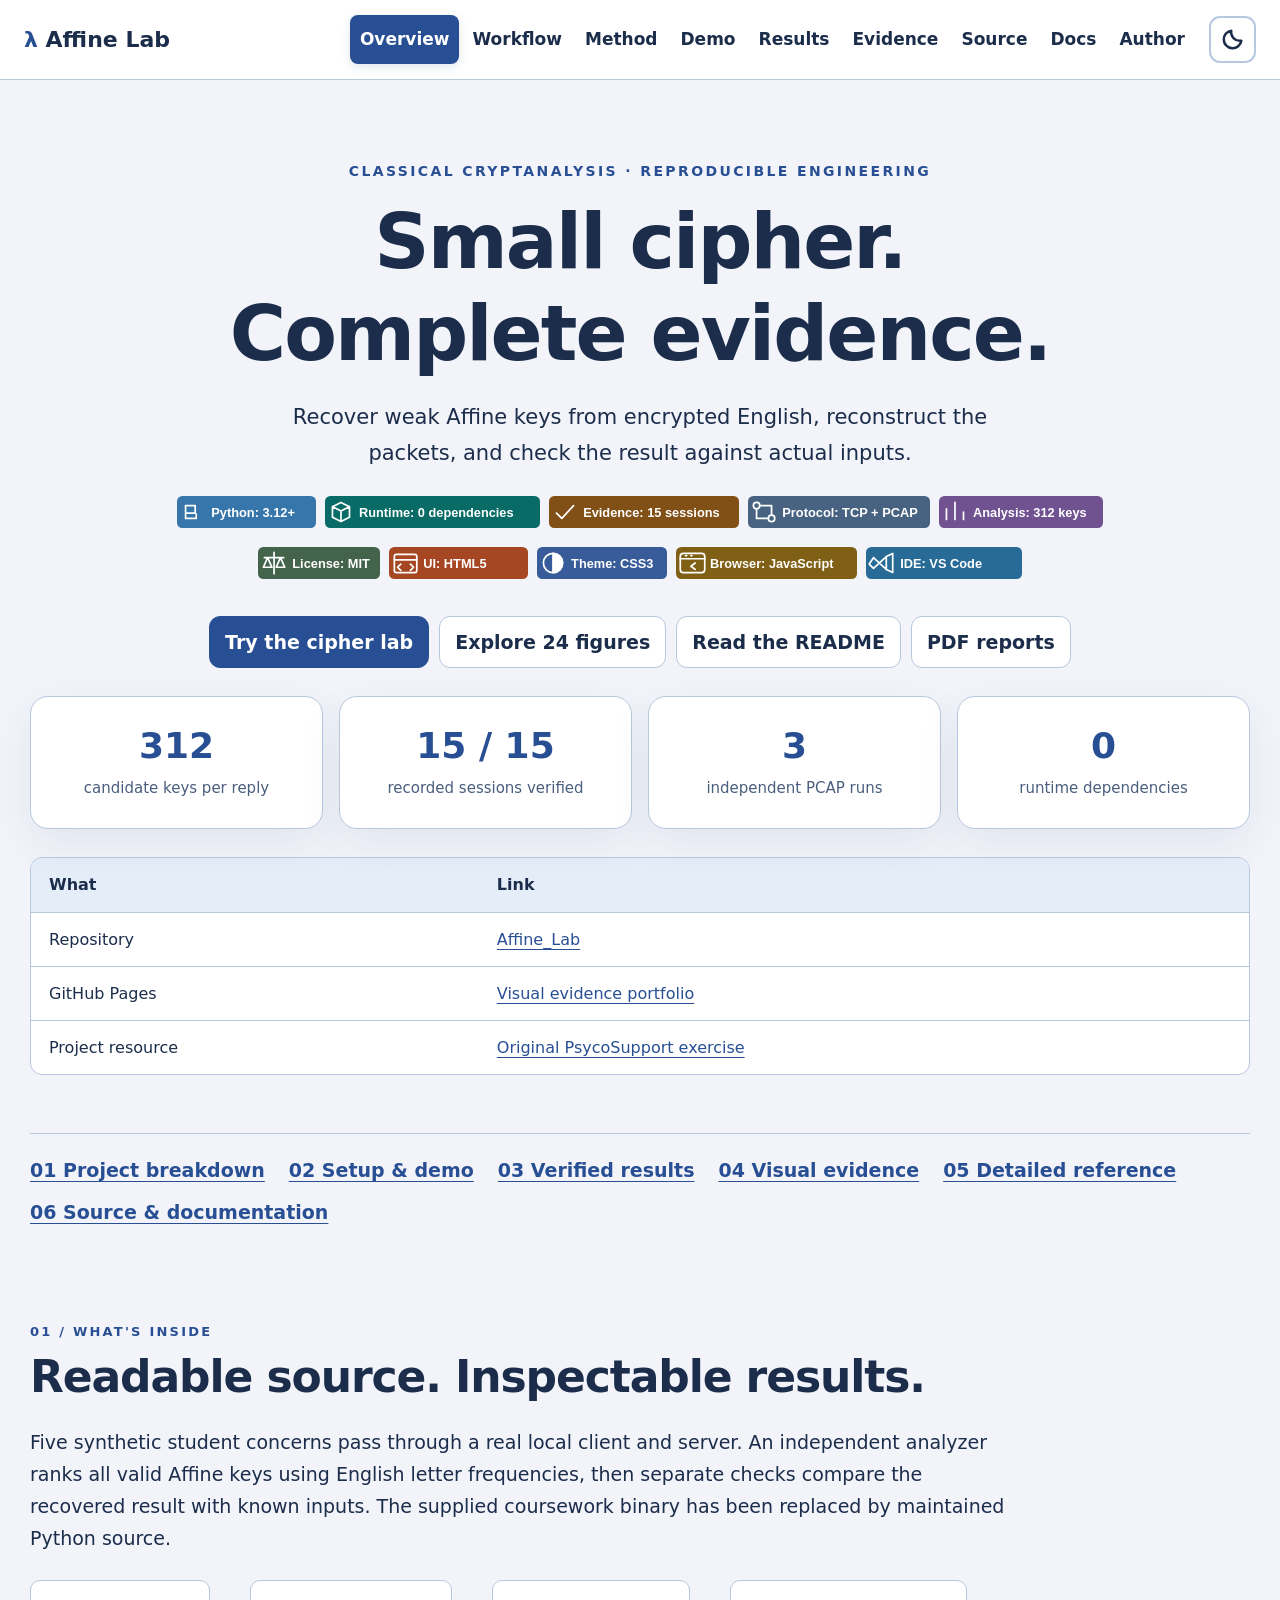
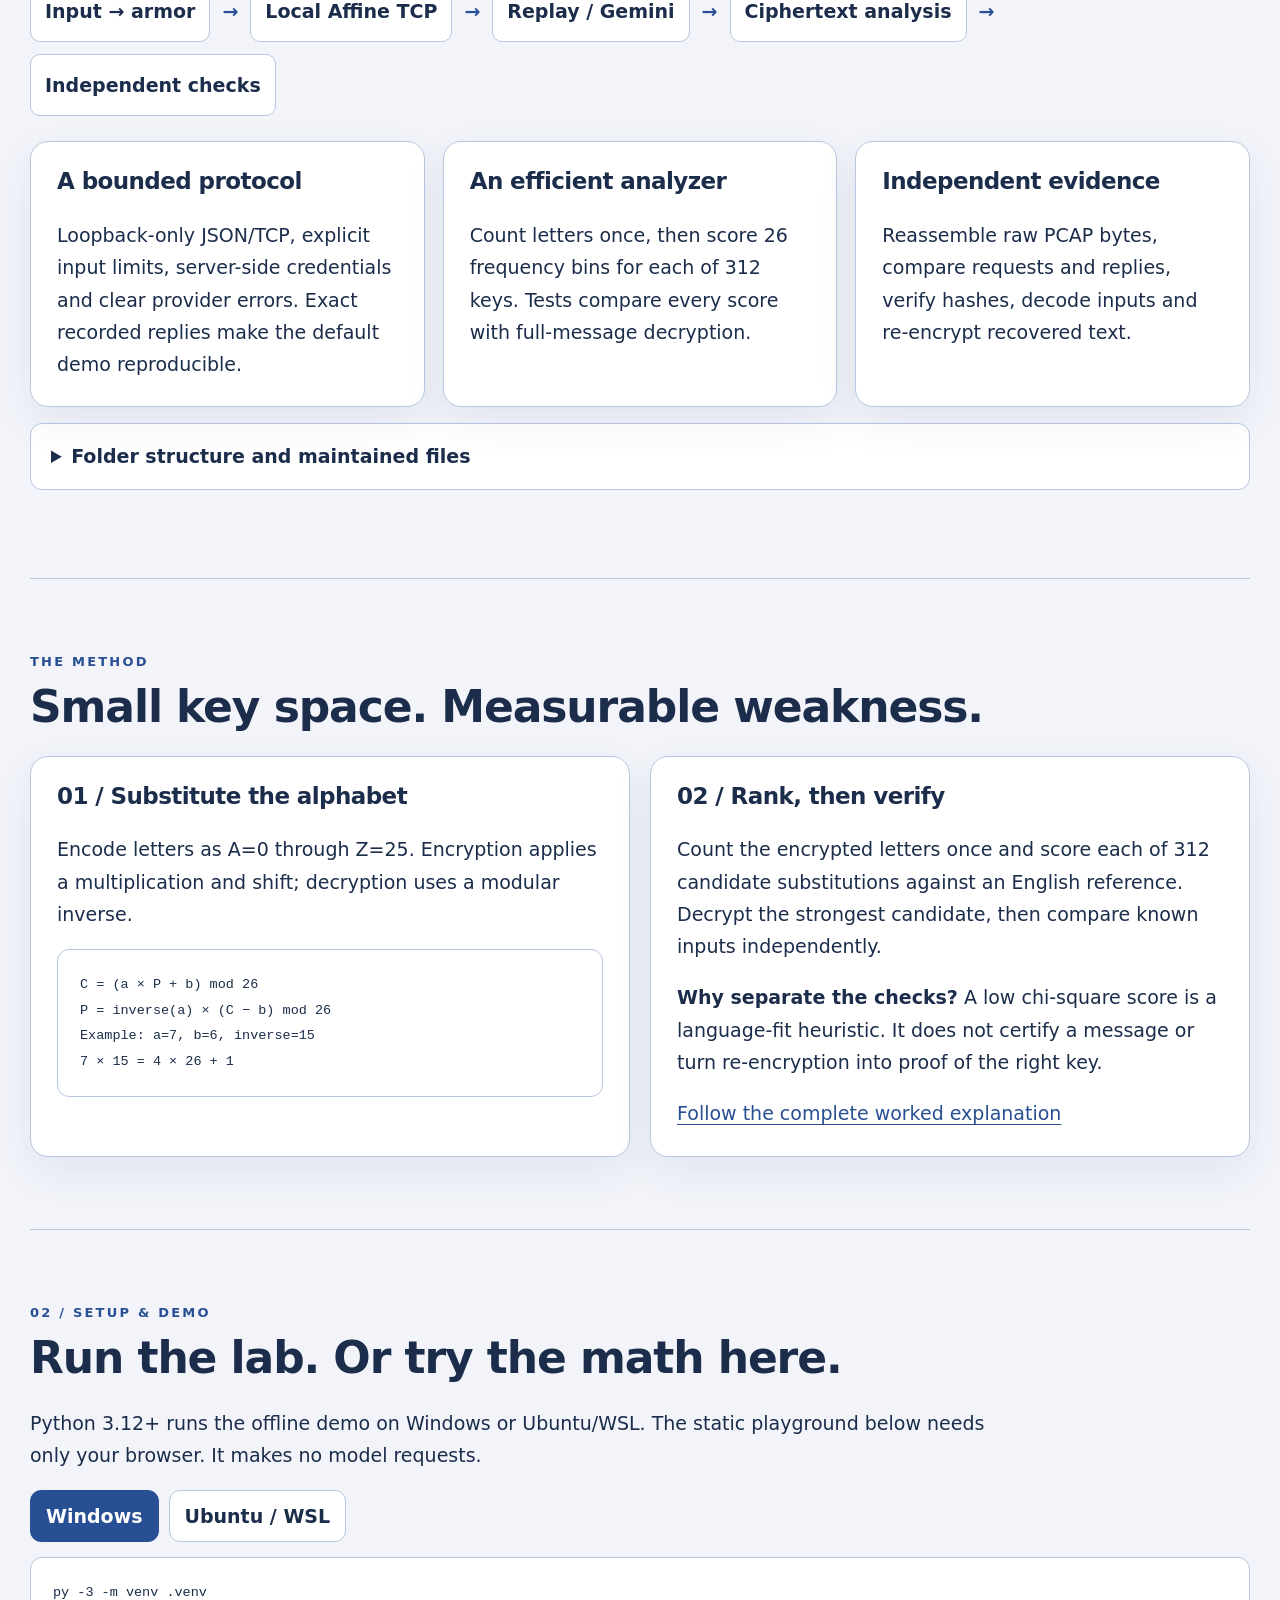
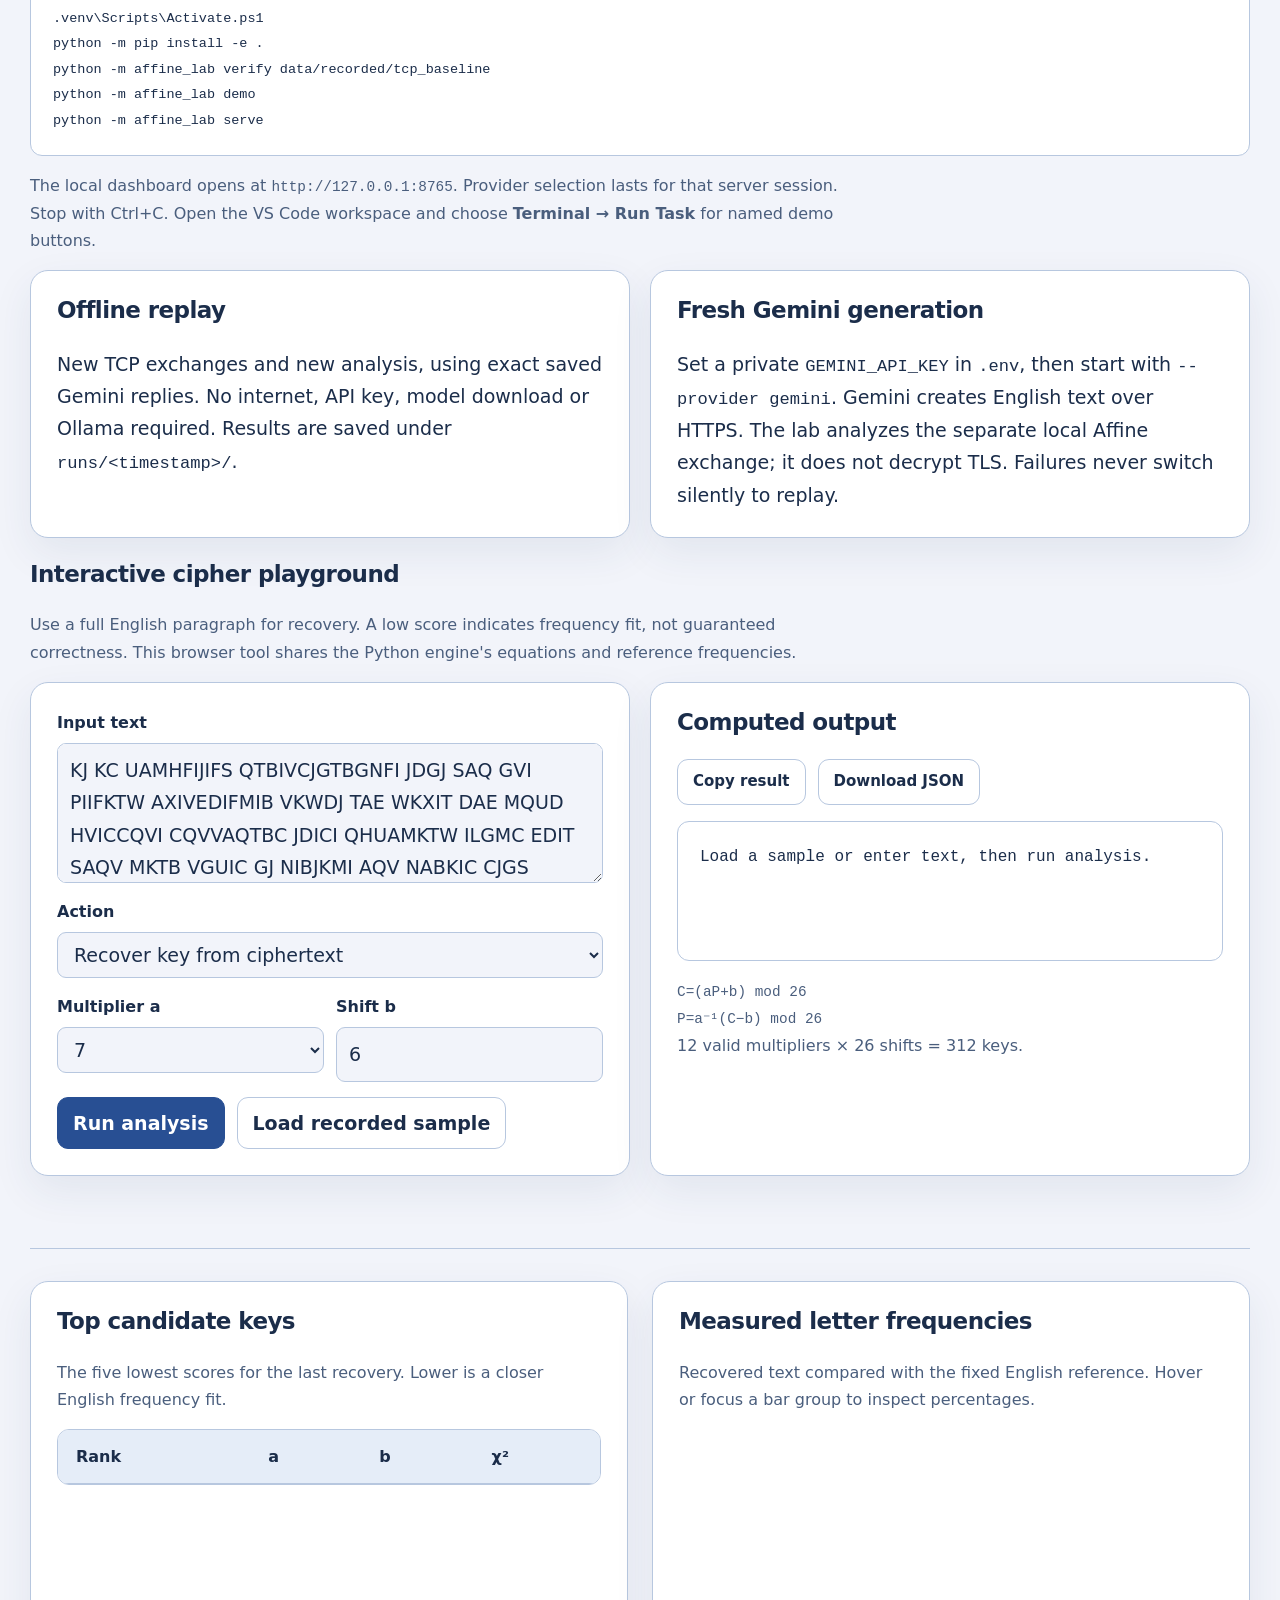
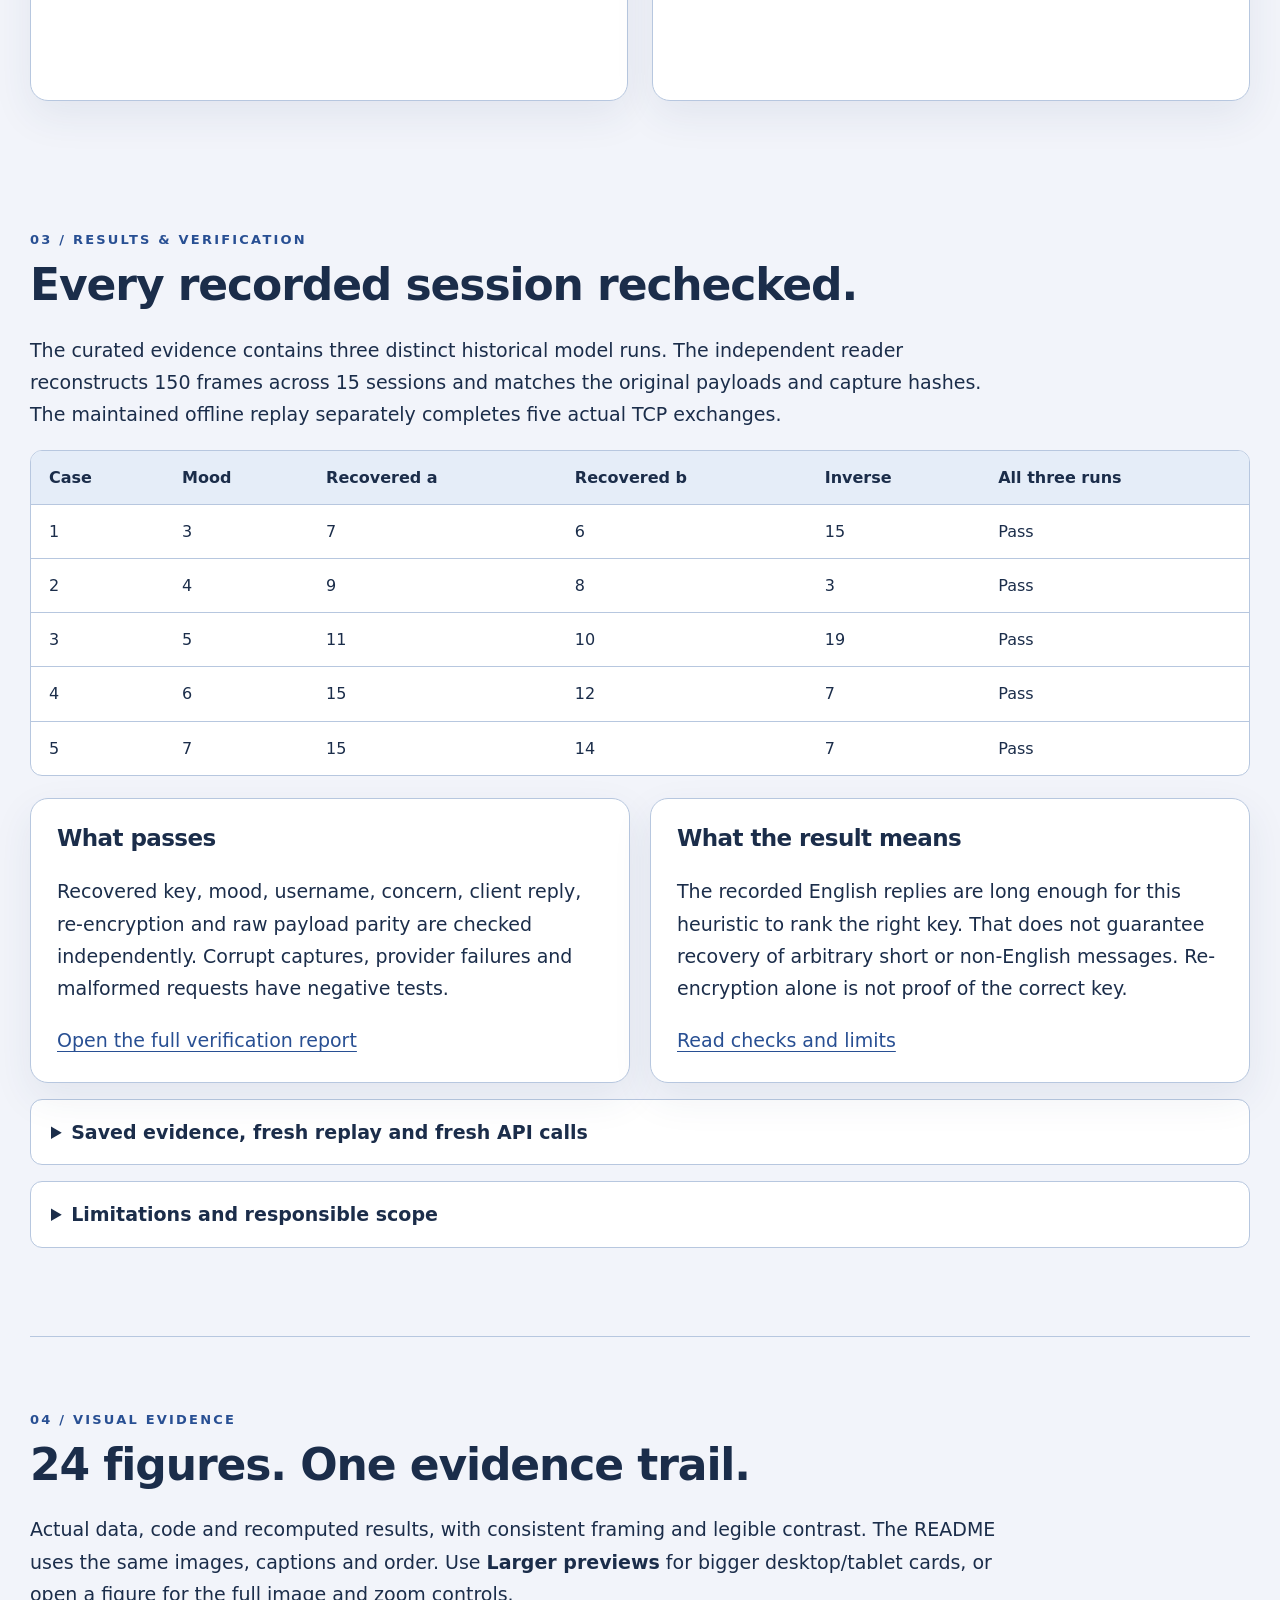
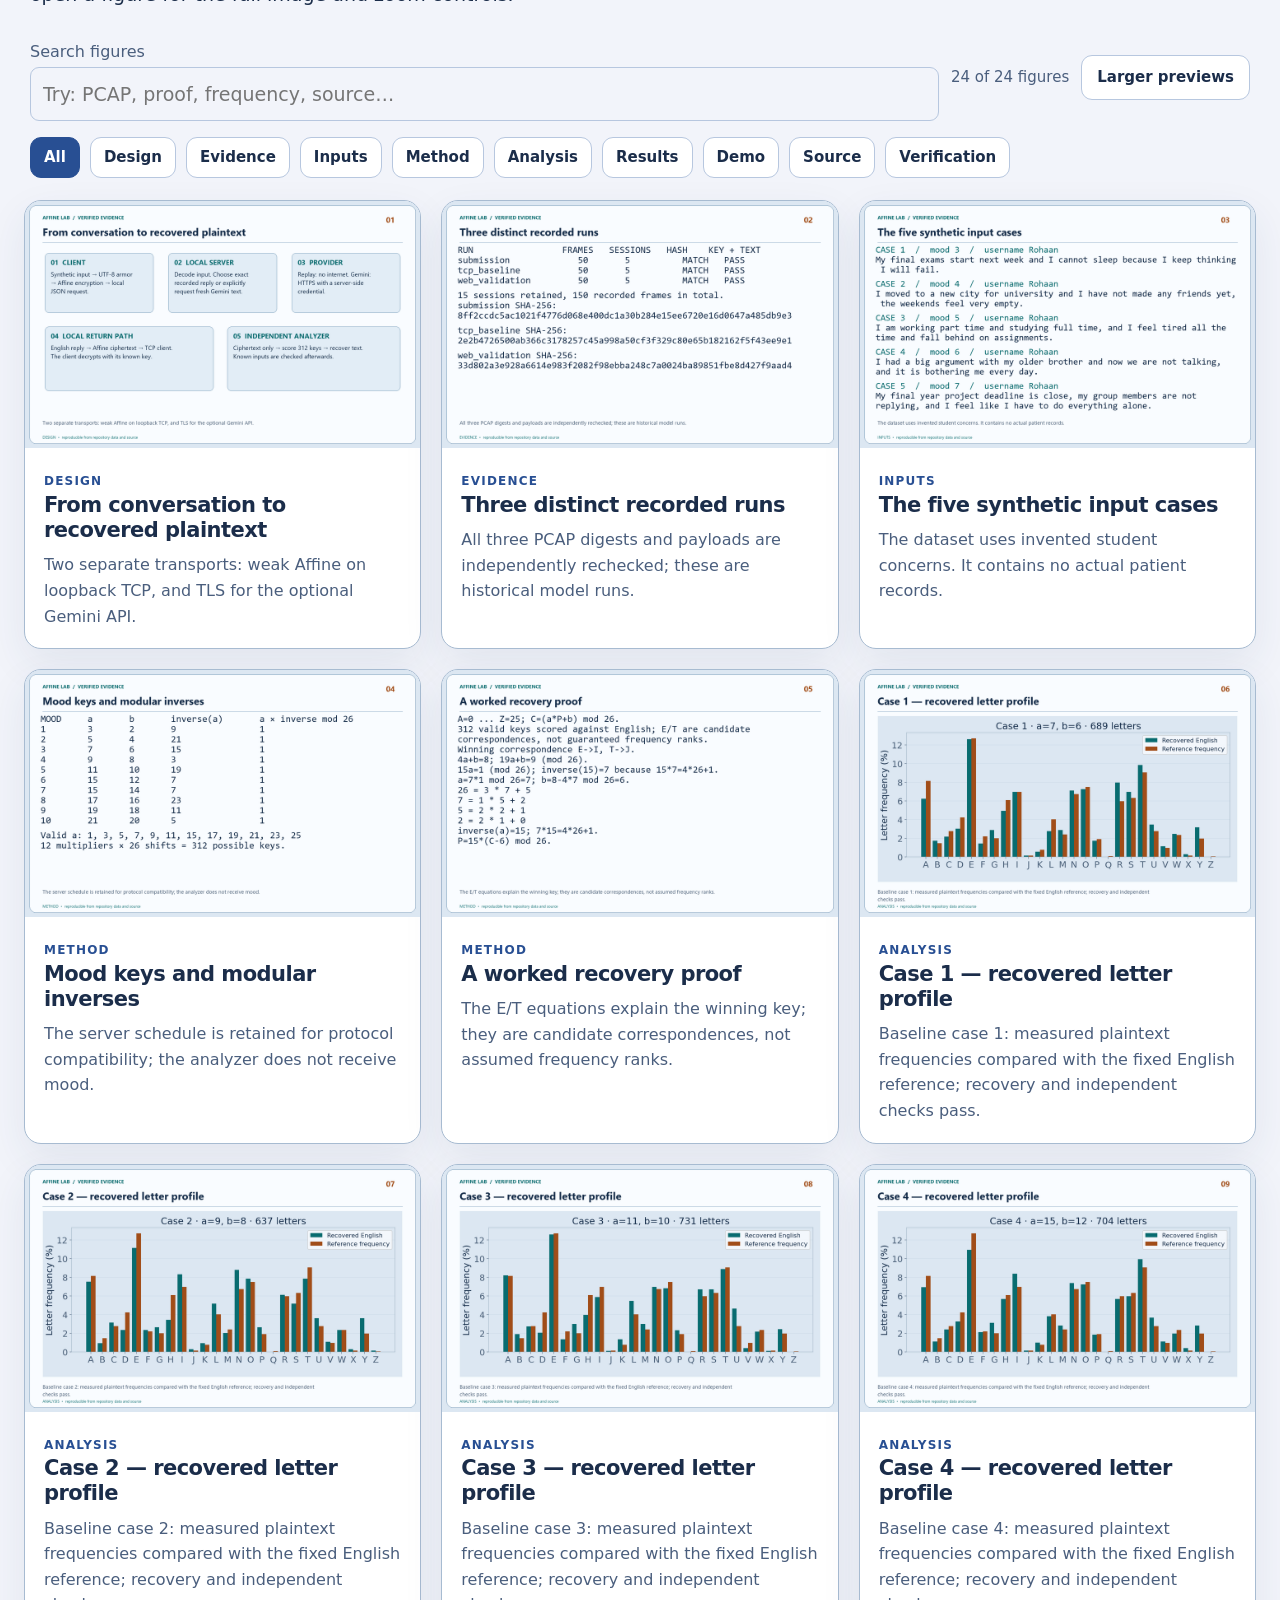
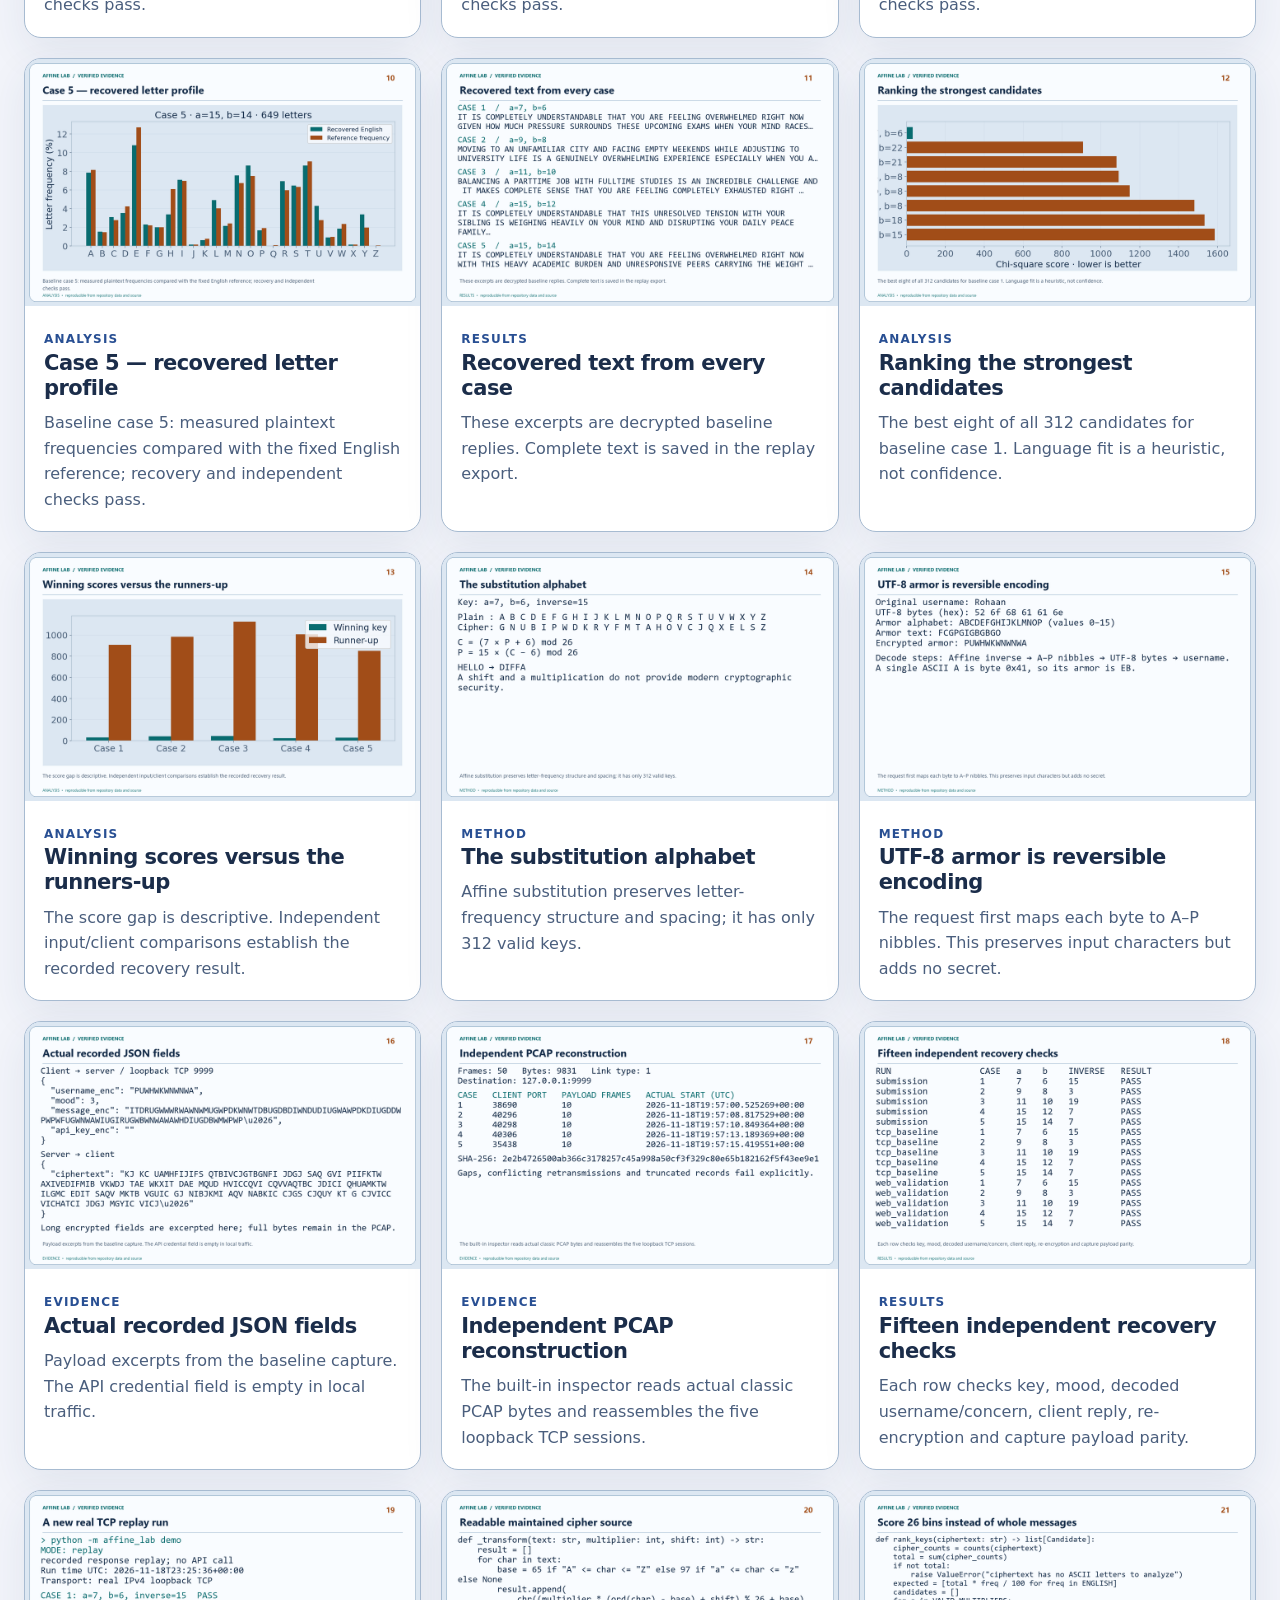
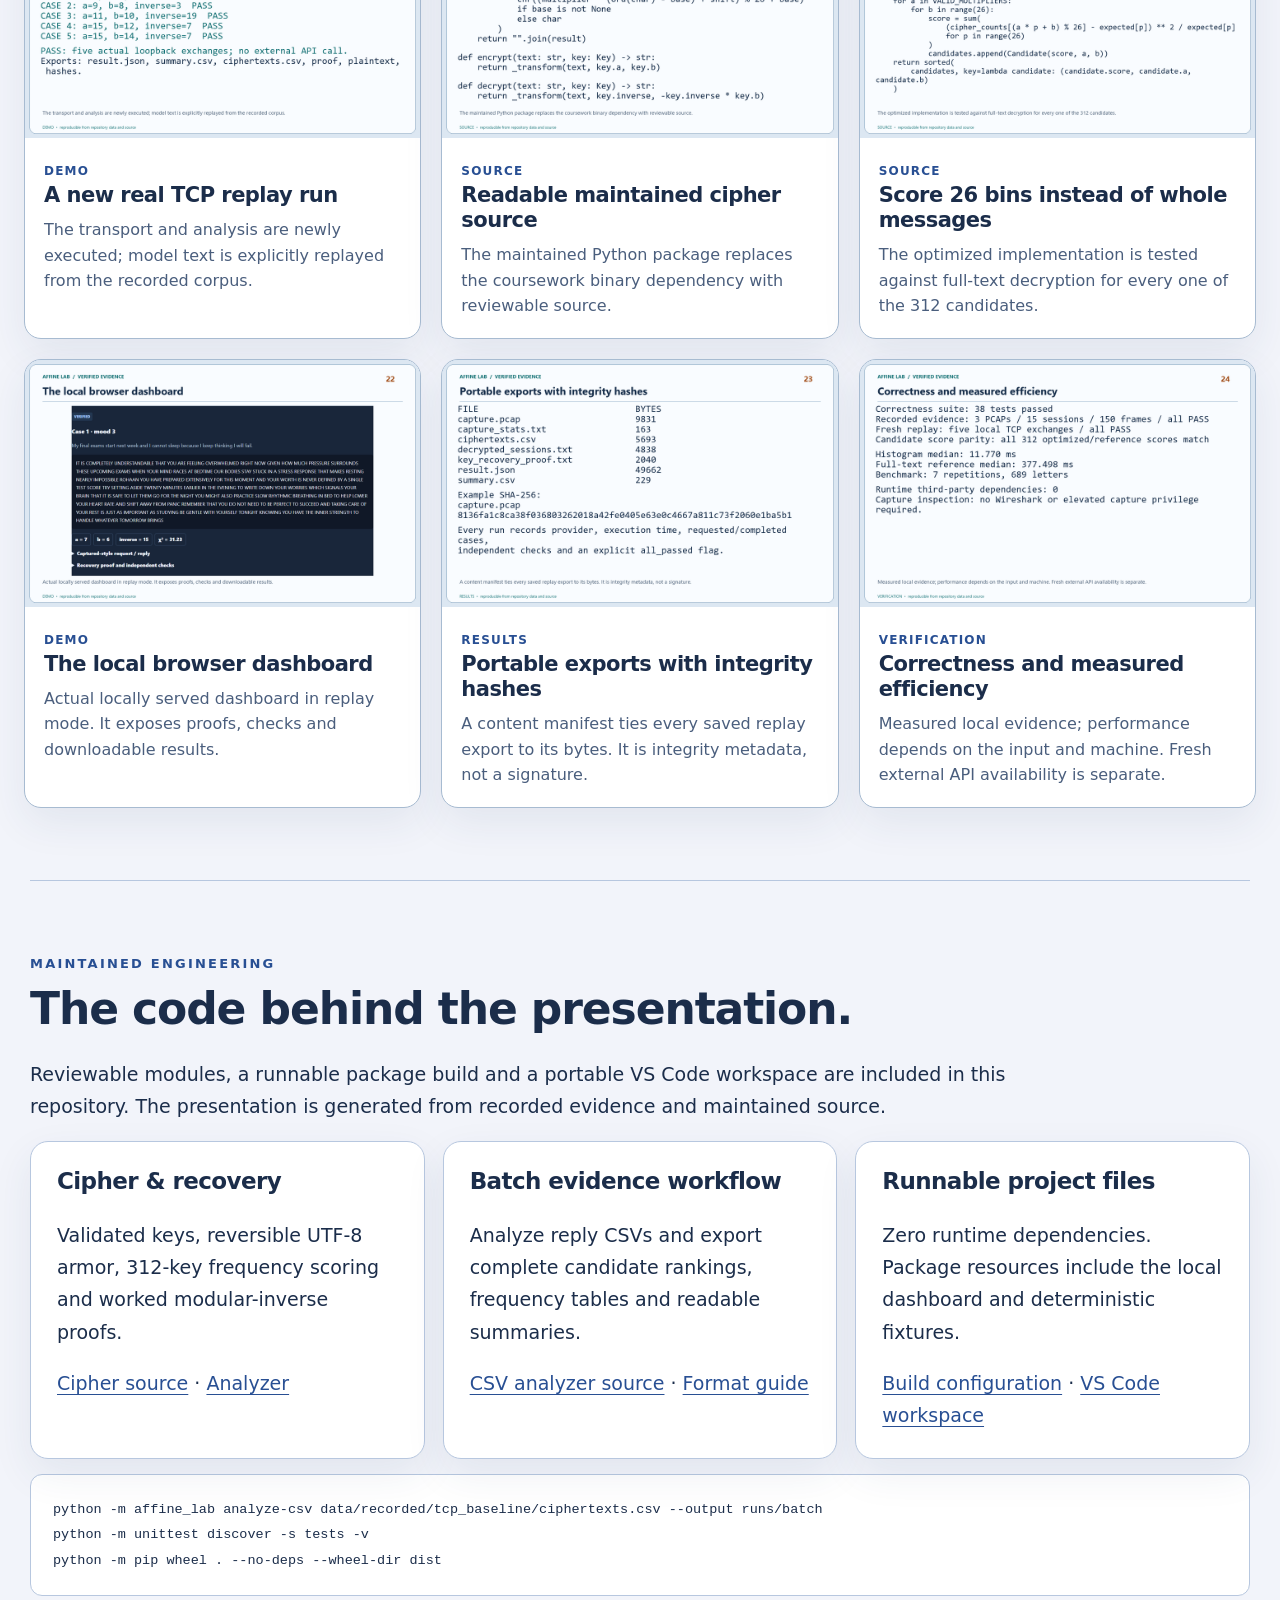
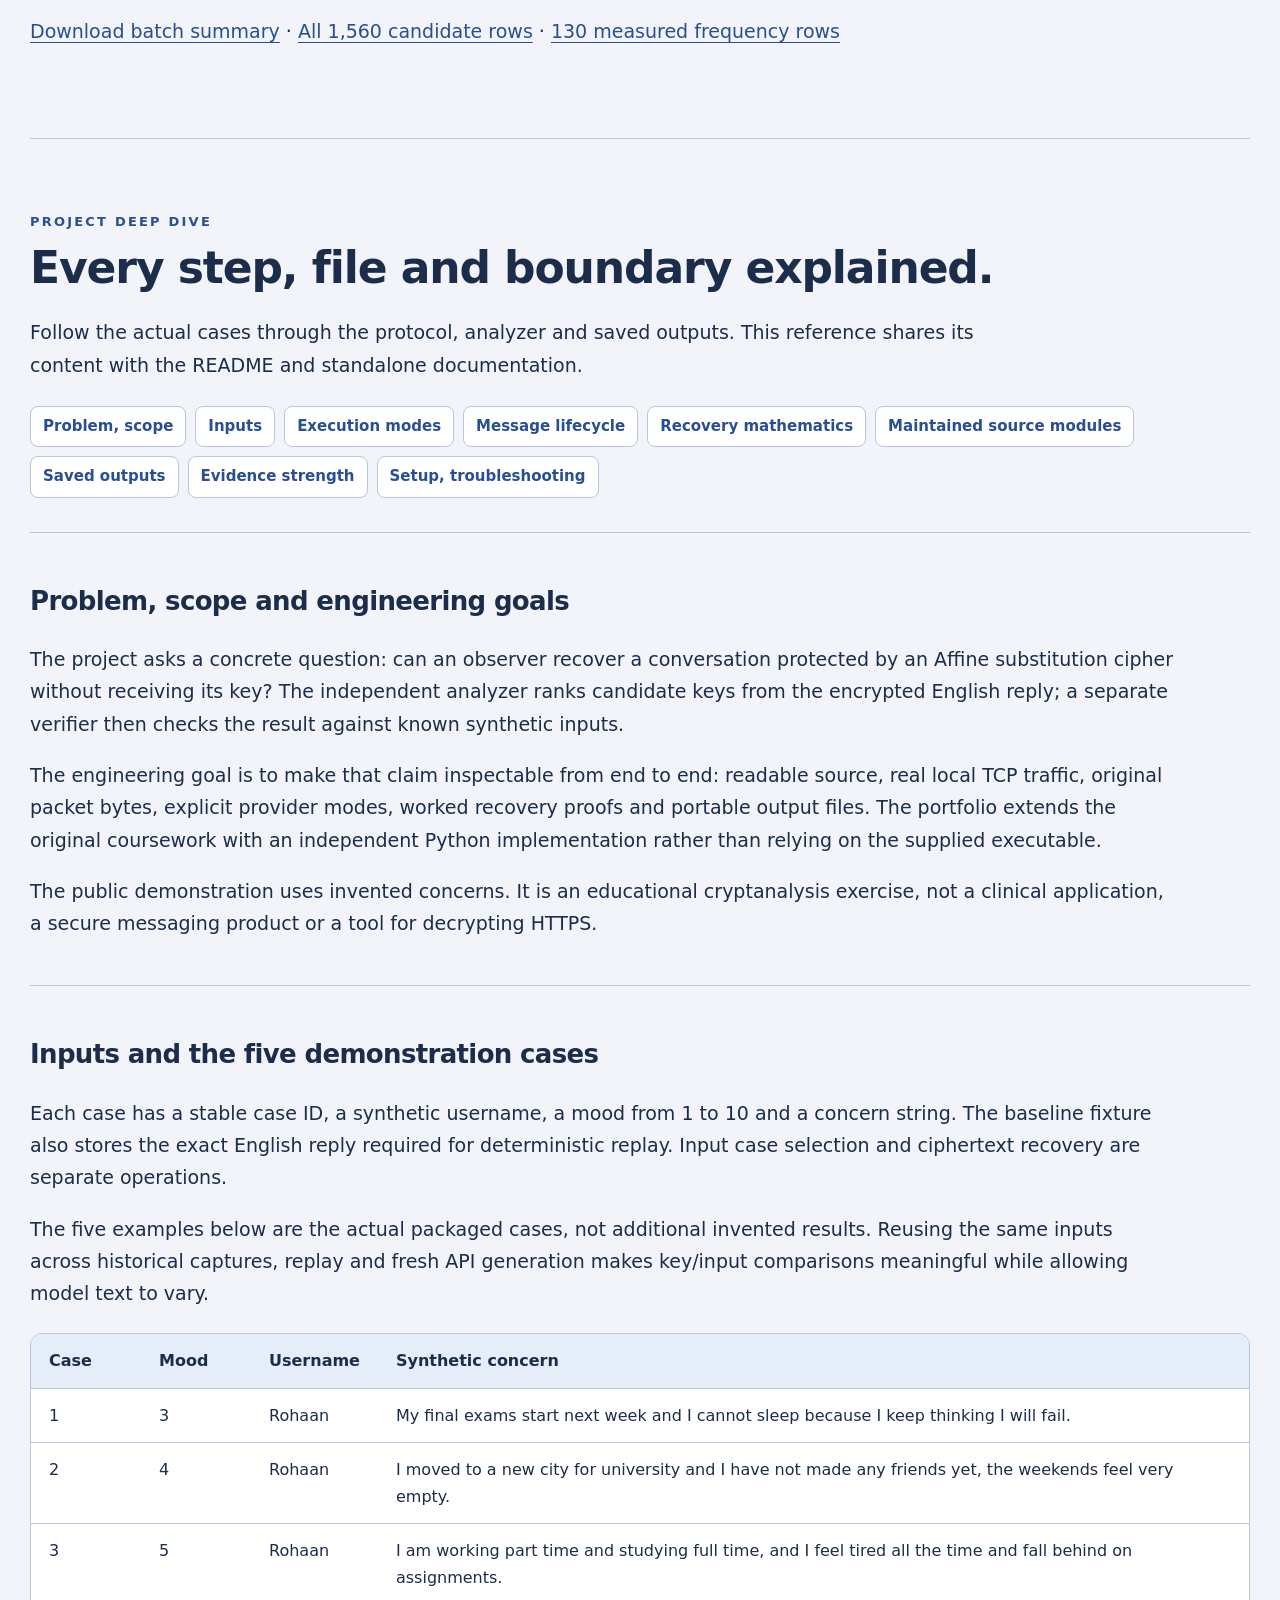
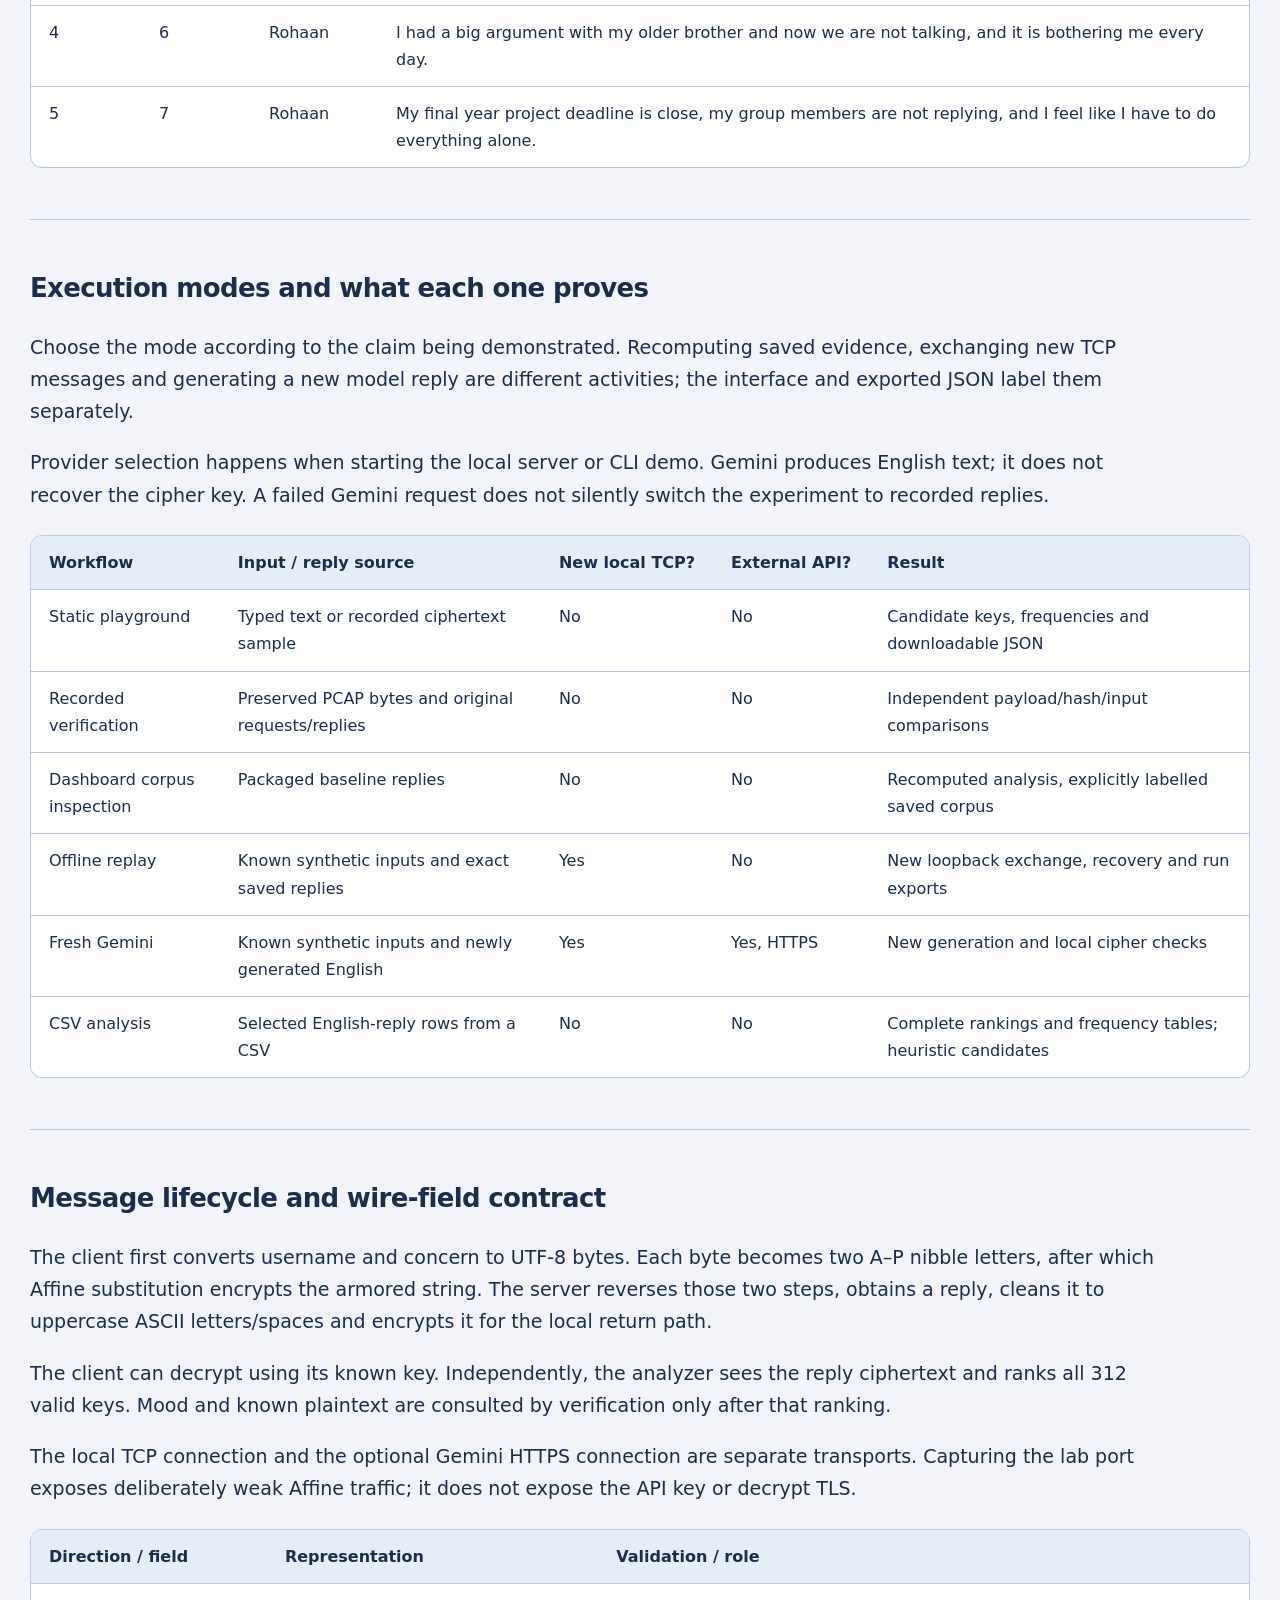
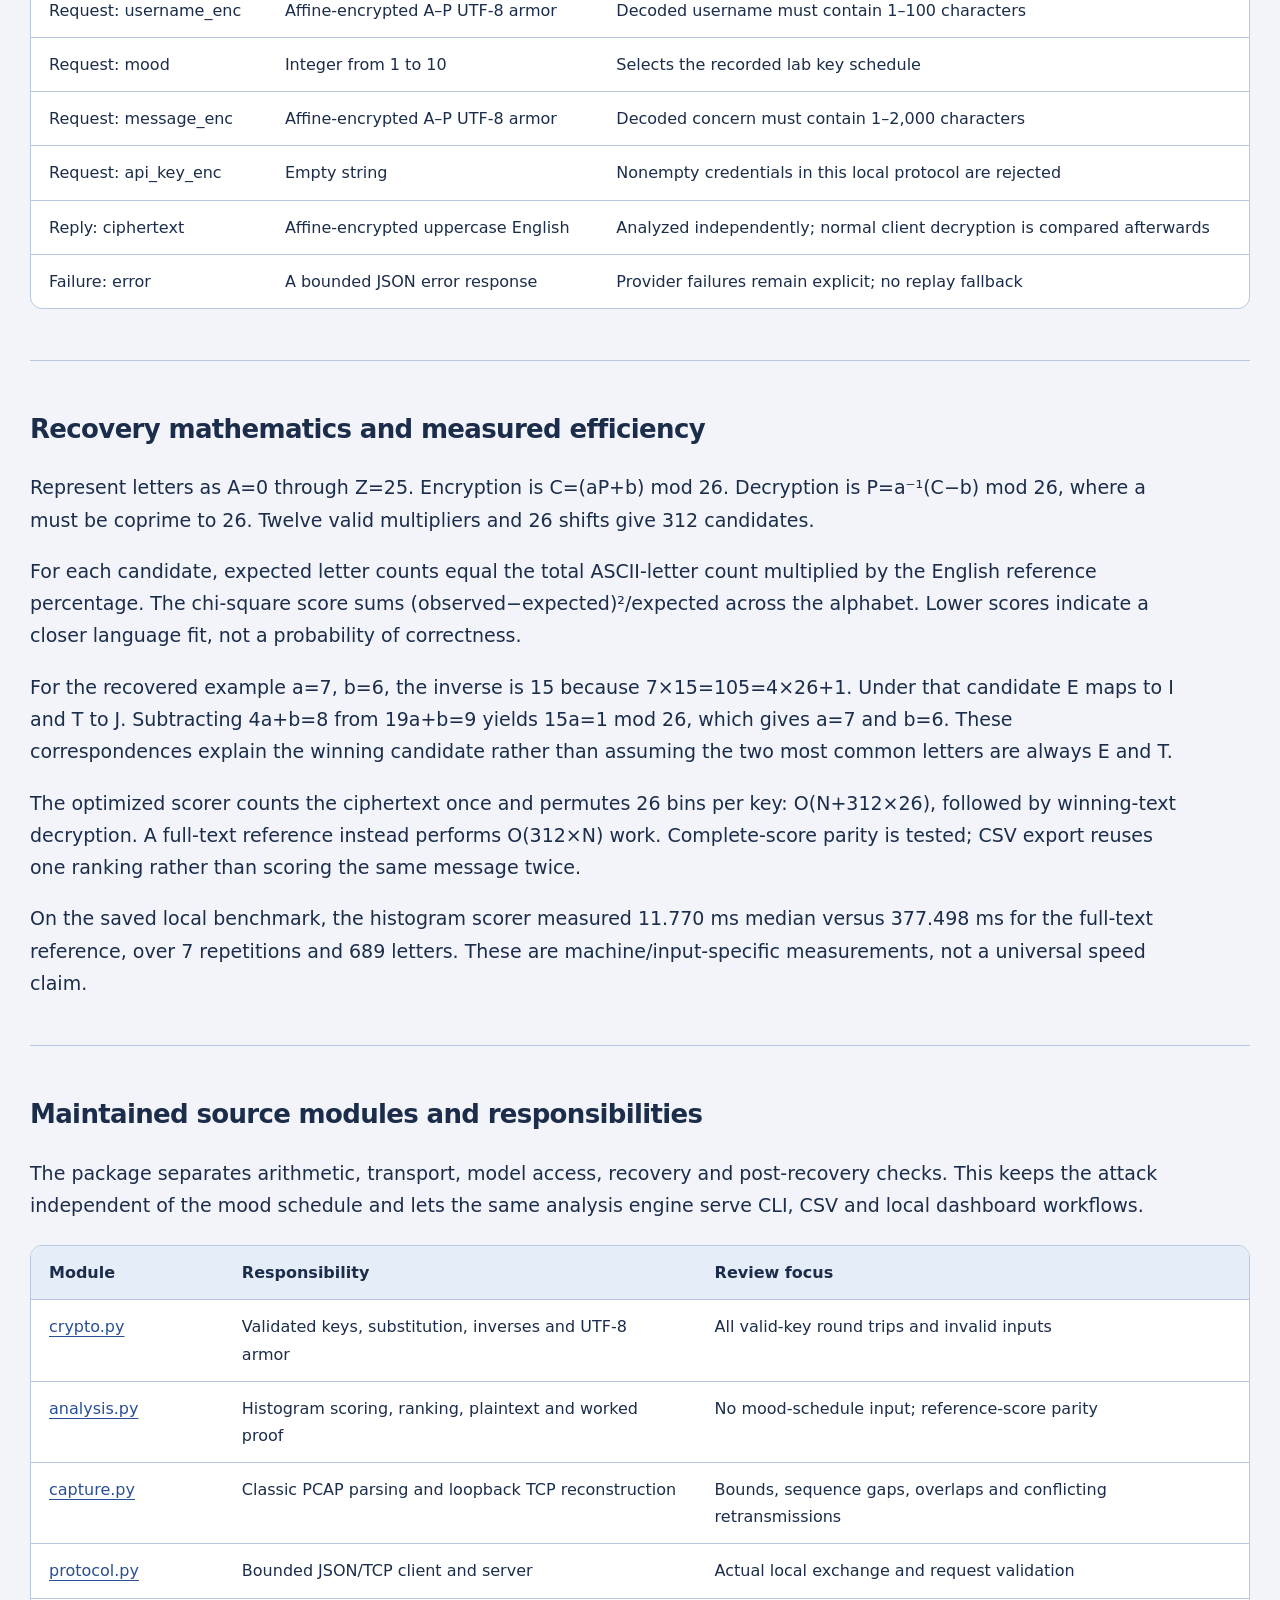
<file: index.html>
<!doctype html>
<html lang="en" data-theme="light"><head><meta charset="utf-8"><meta name="viewport" content="width=device-width,initial-scale=1"><meta name="description" content="Affine Lab: reproducible classical cryptanalysis, independent PCAP verification and an offline TCP replay dashboard."><meta name="theme-color" content="#12333d"><title>Affine Lab · Cryptanalysis & Evidence</title><link rel="icon" href="assets/favicon.svg" type="image/svg+xml"><link rel="stylesheet" href="assets/css/site.css"><script defer src="assets/js/portfolio_data.js"></script><script defer src="assets/js/site.js"></script></head>
<body><a class="skip" href="#main">Skip to content</a>
<header><div class="nav-wrap"><a href="#overview" class="brand"><span>λ</span> Affine Lab</a>
<button class="icon-button menu" id="menu" aria-label="Open navigation" aria-controls="nav" aria-expanded="false"><svg id="hamburger" viewBox="0 0 24 24" aria-hidden="true"><path d="M3 6h18M3 12h18M3 18h18"/></svg><svg id="close-menu" hidden viewBox="0 0 24 24" aria-hidden="true"><path d="m5 5 14 14M19 5 5 19"/></svg></button>
<nav id="nav" aria-label="Main navigation"><a href="#overview">Overview</a><a href="#inside">Workflow</a><a href="#method">Method</a><a href="#demo">Demo</a><a href="#results">Results</a><a href="#evidence">Evidence</a><a href="#source">Source</a><a href="#reference">Docs</a><a href="#author">Author</a></nav>
<button class="icon-button" id="theme" aria-label="Switch to dark theme"><svg class="moon" viewBox="0 0 24 24" aria-hidden="true"><path d="M20.5 13.2A8.5 8.5 0 0 1 10.8 3.5 8.5 8.5 0 1 0 20.5 13.2Z"/></svg><svg class="sun" viewBox="0 0 24 24" aria-hidden="true"><circle cx="12" cy="12" r="4"/><path d="M12 2v2m0 16v2M2 12h2m16 0h2M5 5l1.5 1.5m11 11L19 19M5 19l1.5-1.5m11-11L19 5"/></svg></button></div></header>
<main id="main"><section id="overview" class="hero"><div class="eyebrow">Classical cryptanalysis · Reproducible engineering</div><h1>Small cipher.<br>Complete evidence.</h1><p>Recover weak Affine keys from encrypted English, reconstruct the packets, and check the result against actual inputs.</p><div class="badges"><a href="https://www.python.org/"><img src="assets/badges/python.svg" alt="Python: 3.12+"></a>
<a href="pyproject.toml"><img src="assets/badges/runtime.svg" alt="Runtime: 0 dependencies"></a>
<a href="reports/evidence_verification.json"><img src="assets/badges/evidence.svg" alt="Evidence: 15 sessions"></a>
<a href="docs/ARCHITECTURE.md"><img src="assets/badges/protocol.svg" alt="Protocol: TCP + PCAP"></a>
<a href="src/affine_lab/analysis.py"><img src="assets/badges/analysis.svg" alt="Analysis: 312 keys"></a>
<a href="LICENSE"><img src="assets/badges/license.svg" alt="License: MIT"></a>
<a href="src/affine_lab/web/index.html"><img src="assets/badges/ui.svg" alt="UI: HTML5"></a>
<a href="assets/css/site.css"><img src="assets/badges/theme.svg" alt="Theme: CSS3"></a>
<a href="assets/js/site.js"><img src="assets/badges/browser.svg" alt="Browser: JavaScript"></a>
<a href="Affine_Lab.code-workspace"><img src="assets/badges/ide.svg" alt="IDE: VS Code"></a></div><div class="actions"><a class="button primary" href="#demo">Try the cipher lab</a><a class="button" href="#evidence">Explore 24 figures</a><a class="button" href="README.md">Read the README</a><a class="button" href="#coursework">PDF reports</a></div><div class="stats"><div class="stat"><strong>312</strong><span>candidate keys per reply</span></div><div class="stat"><strong>15 / 15</strong><span>recorded sessions verified</span></div><div class="stat"><strong>3</strong><span>independent PCAP runs</span></div><div class="stat"><strong>0</strong><span>runtime dependencies</span></div></div>
<div class="scroll links"><table><thead><tr><th>What</th><th>Link</th></tr></thead><tbody><tr><td>Repository</td><td><a href="https://github.com/rohaan2802/Affine_Lab">Affine_Lab</a></td></tr><tr><td>GitHub Pages</td><td><a href="https://rohaan2802.github.io/Affine_Lab/">Visual evidence portfolio</a></td></tr><tr><td>Project resource</td><td><a href="https://github.com/maadilrehman/PsycoSupport">Original PsycoSupport exercise</a></td></tr></tbody></table></div></section>
<div class="contents" aria-label="Contents"><a href="#inside">01 Project breakdown</a><a href="#demo">02 Setup & demo</a><a href="#results">03 Verified results</a><a href="#evidence">04 Visual evidence</a><a href="#reference">05 Detailed reference</a><a href="#resources">06 Source & documentation</a></div>
<section id="inside"><div class="eyebrow">01 / What's inside</div><h2>Readable source. Inspectable results.</h2><p>Five synthetic student concerns pass through a real local client and server. An independent analyzer ranks all valid Affine keys using English letter frequencies, then separate checks compare the recovered result with known inputs. The supplied coursework binary has been replaced by maintained Python source.</p>
<div class="flow"><span>Input → armor</span><b>→</b><span>Local Affine TCP</span><b>→</b><span>Replay / Gemini</span><b>→</b><span>Ciphertext analysis</span><b>→</b><span>Independent checks</span></div>
<div class="grid3"><article class="card"><h3>A bounded protocol</h3><p>Loopback-only JSON/TCP, explicit input limits, server-side credentials and clear provider errors. Exact recorded replies make the default demo reproducible.</p></article><article class="card"><h3>An efficient analyzer</h3><p>Count letters once, then score 26 frequency bins for each of 312 keys. Tests compare every score with full-message decryption.</p></article><article class="card"><h3>Independent evidence</h3><p>Reassemble raw PCAP bytes, compare requests and replies, verify hashes, decode inputs and re-encrypt recovered text.</p></article></div>
<details><summary>Folder structure and maintained files</summary><pre><code>Affine_Lab/
├── src/affine_lab/      Python engine + local HTML dashboard
├── data/recorded/       Three distinct PCAPs + original records
├── reports/             Verified results + maintained replay export
├── tests/               Arithmetic, TCP, capture, provider and HTTP tests
├── tools/               Evidence + figure + browser verification
├── docs/                Architecture, provenance, demo and handoff
├── assets/              Shared figures, badges, CSS and JavaScript
├── pyproject.toml       Installable package / build configuration
└── index.html           This static presentation</code></pre><p><a href="docs/LOCAL_HISTORY.md">Historical material and local storage policy</a></p></details></section>
<section id="method"><div class="eyebrow">The method</div><h2>Small key space. Measurable weakness.</h2><div class="grid2"><article class="card"><h3>01 / Substitute the alphabet</h3><p>Encode letters as A=0 through Z=25. Encryption applies a multiplication and shift; decryption uses a modular inverse.</p><pre><code>C = (a × P + b) mod 26
P = inverse(a) × (C − b) mod 26
Example: a=7, b=6, inverse=15
7 × 15 = 4 × 26 + 1</code></pre></article><article class="card"><h3>02 / Rank, then verify</h3><p>Count the encrypted letters once and score each of 312 candidate substitutions against an English reference. Decrypt the strongest candidate, then compare known inputs independently.</p><p><strong>Why separate the checks?</strong> A low chi-square score is a language-fit heuristic. It does not certify a message or turn re-encryption into proof of the right key.</p><a href="docs/PROJECT_WALKTHROUGH.txt">Follow the complete worked explanation</a></article></div></section>
<section id="demo"><div class="eyebrow">02 / Setup & demo</div><h2>Run the lab. Or try the math here.</h2><p>Python 3.12+ runs the offline demo on Windows or Ubuntu/WSL. The static playground below needs only your browser. It makes no model requests.</p>
<div class="tabs" role="tablist" aria-label="Setup platform"><button role="tab" data-tab="windows" aria-selected="true" aria-controls="windows">Windows</button><button role="tab" data-tab="ubuntu" aria-selected="false" aria-controls="ubuntu">Ubuntu / WSL</button></div>
<div id="windows" role="tabpanel"><pre><code>py -3 -m venv .venv
.venv\Scripts\Activate.ps1
python -m pip install -e .
python -m affine_lab verify data/recorded/tcp_baseline
python -m affine_lab demo
python -m affine_lab serve</code></pre></div><div id="ubuntu" role="tabpanel" hidden><pre><code>python3 -m venv .venv-wsl
source .venv-wsl/bin/activate
python -m pip install -e .
python -m affine_lab verify data/recorded/tcp_baseline
python -m affine_lab demo
python -m affine_lab serve</code></pre></div>
<p class="note">The local dashboard opens at <code>http://127.0.0.1:8765</code>. Provider selection lasts for that server session. Stop with Ctrl+C. Open the VS Code workspace and choose <strong>Terminal → Run Task</strong> for named demo buttons.</p>
<div class="grid2"><article class="card"><h3>Offline replay</h3><p>New TCP exchanges and new analysis, using exact saved Gemini replies. No internet, API key, model download or Ollama required. Results are saved under <code>runs/&lt;timestamp&gt;/</code>.</p></article><article class="card"><h3>Fresh Gemini generation</h3><p>Set a private <code>GEMINI_API_KEY</code> in <code>.env</code>, then start with <code>--provider gemini</code>. Gemini creates English text over HTTPS. The lab analyzes the separate local Affine exchange; it does not decrypt TLS. Failures never switch silently to replay.</p></article></div>
<h3>Interactive cipher playground</h3><p class="note">Use a full English paragraph for recovery. A low score indicates frequency fit, not guaranteed correctness. This browser tool shares the Python engine's equations and reference frequencies.</p>
<div class="grid2"><form id="cipher-form" class="card"><div class="field"><label for="cipher-input">Input text</label><textarea id="cipher-input" maxlength="20000"></textarea></div><div class="field"><label for="cipher-action">Action</label><select id="cipher-action"><option value="recover">Recover key from ciphertext</option><option value="encrypt">Encrypt with a known key</option><option value="decrypt">Decrypt with a known key</option></select></div><div class="key-fields"><div class="field"><label for="key-a">Multiplier a</label><select id="key-a"><option>1</option><option>3</option><option>5</option><option selected>7</option><option>9</option><option>11</option><option>15</option><option>17</option><option>19</option><option>21</option><option>23</option><option>25</option></select></div><div class="field"><label for="key-b">Shift b</label><input id="key-b" type="number" min="0" max="25" value="6" required></div></div><div class="analysis-actions"><button class="primary" type="submit">Run analysis</button><button id="sample" type="button">Load recorded sample</button></div></form><div class="card"><h3>Computed output</h3><div class="output-actions"><button id="copy-result" type="button">Copy result</button><button id="download-result" type="button">Download JSON</button></div><p id="export-status" class="note" role="status"></p><pre id="cipher-output" class="play-result" role="status" aria-live="polite">Load a sample or enter text, then run analysis.</pre><p class="note"><code>C=(aP+b) mod 26</code><br><code>P=a⁻¹(C−b) mod 26</code><br>12 valid multipliers × 26 shifts = 312 keys.</p></div></div></section>
<div class="grid2 analysis-detail"><article class="card"><h3>Top candidate keys</h3><p class="note">The five lowest scores for the last recovery. Lower is a closer English frequency fit.</p><div class="scroll"><table class="candidate-table"><thead><tr><th>Rank</th><th>a</th><th>b</th><th>χ²</th></tr></thead><tbody id="candidate-rows"></tbody></table></div></article><article class="card"><h3>Measured letter frequencies</h3><p class="note">Recovered text compared with the fixed English reference. Hover or focus a bar group to inspect percentages.</p><div id="frequency-chart" class="frequency-chart"></div></article></div>
<section id="results"><div class="eyebrow">03 / Results & verification</div><h2>Every recorded session rechecked.</h2><p>The curated evidence contains three distinct historical model runs. The independent reader reconstructs 150 frames across 15 sessions and matches the original payloads and capture hashes. The maintained offline replay separately completes five actual TCP exchanges.</p><div class="scroll"><table><thead><tr><th>Case</th><th>Mood</th><th>Recovered a</th><th>Recovered b</th><th>Inverse</th><th>All three runs</th></tr></thead><tbody><tr><td>1</td><td>3</td><td>7</td><td>6</td><td>15</td><td>Pass</td></tr><tr><td>2</td><td>4</td><td>9</td><td>8</td><td>3</td><td>Pass</td></tr><tr><td>3</td><td>5</td><td>11</td><td>10</td><td>19</td><td>Pass</td></tr><tr><td>4</td><td>6</td><td>15</td><td>12</td><td>7</td><td>Pass</td></tr><tr><td>5</td><td>7</td><td>15</td><td>14</td><td>7</td><td>Pass</td></tr></tbody></table></div>
<div class="grid2" style="margin-top:22px"><article class="card"><h3>What passes</h3><p>Recovered key, mood, username, concern, client reply, re-encryption and raw payload parity are checked independently. Corrupt captures, provider failures and malformed requests have negative tests.</p><a href="reports/evidence_verification.json">Open the full verification report</a></article><article class="card"><h3>What the result means</h3><p>The recorded English replies are long enough for this heuristic to rank the right key. That does not guarantee recovery of arbitrary short or non-English messages. Re-encryption alone is not proof of the correct key.</p><a href="docs/VERIFICATION.md">Read checks and limits</a></article></div>
<details><summary>Saved evidence, fresh replay and fresh API calls</summary><p><strong>Saved evidence:</strong> historical PCAP bytes and replies, analyzed again. <strong>Fresh replay:</strong> new real local TCP traffic with saved text. <strong>Fresh Gemini:</strong> a new HTTPS request and a variable generated reply. The static portfolio displays saved evidence and does not host Python or expose credentials.</p></details>
<details><summary>Limitations and responsible scope</summary><p>The input concerns are synthetic. Replies demonstrate cryptanalysis and are not clinical advice. The PCAP reader supports this lab's classic IPv4/TCP captures, not arbitrary network traffic. The dashboard is a local teaching tool; Affine encryption is deliberately unsuitable for protecting real personal data. External API availability depends on credentials, quota and model access.</p></details></section>
<section id="evidence"><div class="eyebrow">04 / Visual evidence</div><h2>24 figures. One evidence trail.</h2><p>Actual data, code and recomputed results, with consistent framing and legible contrast. The README uses the same images, captions and order. Use <strong>Larger previews</strong> for bigger desktop/tablet cards, or open a figure for the full image and zoom controls.</p><div class="toolbar"><div class="search"><label for="search" class="note">Search figures</label><input id="search" type="search" placeholder="Try: PCAP, proof, frequency, source…"></div><span id="gallery-count" class="gallery-count" role="status" aria-live="polite"></span><button id="preview-size" type="button" aria-pressed="false" aria-controls="gallery">Larger previews</button></div><div id="filters" class="filters" aria-label="Figure categories"></div><div id="gallery" class="gallery"></div><p id="empty" class="empty" hidden>No matching figures. Try another search or category.</p><noscript><p>Enable JavaScript for gallery controls, or use the <a href="README.md#visual-evidence">complete README gallery</a>.</p></noscript></section>
<section id="source"><div class="eyebrow">Maintained engineering</div><h2>The code behind the presentation.</h2><p>Reviewable modules, a runnable package build and a portable VS Code workspace are included in this repository. The presentation is generated from recorded evidence and maintained source.</p><div class="grid3"><article class="card"><h3>Cipher & recovery</h3><p>Validated keys, reversible UTF-8 armor, 312-key frequency scoring and worked modular-inverse proofs.</p><a href="src/affine_lab/crypto.py">Cipher source</a> · <a href="src/affine_lab/analysis.py">Analyzer</a></article><article class="card"><h3>Batch evidence workflow</h3><p>Analyze reply CSVs and export complete candidate rankings, frequency tables and readable summaries.</p><a href="src/affine_lab/batch.py">CSV analyzer source</a> · <a href="docs/CSV_WORKFLOW.md">Format guide</a></article><article class="card"><h3>Runnable project files</h3><p>Zero runtime dependencies. Package resources include the local dashboard and deterministic fixtures.</p><a href="pyproject.toml">Build configuration</a> · <a href="Affine_Lab.code-workspace">VS Code workspace</a></article></div><pre><code>python -m affine_lab analyze-csv data/recorded/tcp_baseline/ciphertexts.csv --output runs/batch
python -m unittest discover -s tests -v
python -m pip wheel . --no-deps --wheel-dir dist</code></pre><p><a href="reports/batch_analysis/summary.csv" download>Download batch summary</a> · <a href="reports/batch_analysis/candidate_ranking.csv" download>All 1,560 candidate rows</a> · <a href="reports/batch_analysis/letter_frequencies.csv" download>130 measured frequency rows</a></p></section>
<section id="reference"><div class="eyebrow">Project deep dive</div><h2>Every step, file and boundary explained.</h2>
<p>Follow the actual cases through the protocol, analyzer and saved outputs. This reference shares its content with the README and standalone documentation.</p>
<div class="reference-links" aria-label="Detailed project reference">
<a href="#reference-purpose">Problem, scope</a>
<a href="#reference-inputs">Inputs</a>
<a href="#reference-modes">Execution modes</a>
<a href="#reference-wire">Message lifecycle</a>
<a href="#reference-mathematics">Recovery mathematics</a>
<a href="#reference-modules">Maintained source modules</a>
<a href="#reference-outputs">Saved outputs</a>
<a href="#reference-verification">Evidence strength</a>
<a href="#reference-troubleshooting">Setup, troubleshooting</a>
</div>
<article class="reference-block" id="reference-purpose"><h3>Problem, scope and engineering goals</h3>
<p>The project asks a concrete question: can an observer recover a conversation protected by an Affine substitution cipher without receiving its key? The independent analyzer ranks candidate keys from the encrypted English reply; a separate verifier then checks the result against known synthetic inputs.</p>
<p>The engineering goal is to make that claim inspectable from end to end: readable source, real local TCP traffic, original packet bytes, explicit provider modes, worked recovery proofs and portable output files. The portfolio extends the original coursework with an independent Python implementation rather than relying on the supplied executable.</p>
<p>The public demonstration uses invented concerns. It is an educational cryptanalysis exercise, not a clinical application, a secure messaging product or a tool for decrypting HTTPS.</p>
</article>
<article class="reference-block" id="reference-inputs"><h3>Inputs and the five demonstration cases</h3>
<p>Each case has a stable case ID, a synthetic username, a mood from 1 to 10 and a concern string. The baseline fixture also stores the exact English reply required for deterministic replay. Input case selection and ciphertext recovery are separate operations.</p>
<p>The five examples below are the actual packaged cases, not additional invented results. Reusing the same inputs across historical captures, replay and fresh API generation makes key/input comparisons meaningful while allowing model text to vary.</p>
<div class="scroll"><table><thead><tr><th scope="col">Case</th><th scope="col">Mood</th><th scope="col">Username</th><th scope="col">Synthetic concern</th></tr></thead><tbody>
<tr><td>1</td><td>3</td><td>Rohaan</td><td>My final exams start next week and I cannot sleep because I keep thinking I will fail.</td></tr>
<tr><td>2</td><td>4</td><td>Rohaan</td><td>I moved to a new city for university and I have not made any friends yet, the weekends feel very empty.</td></tr>
<tr><td>3</td><td>5</td><td>Rohaan</td><td>I am working part time and studying full time, and I feel tired all the time and fall behind on assignments.</td></tr>
<tr><td>4</td><td>6</td><td>Rohaan</td><td>I had a big argument with my older brother and now we are not talking, and it is bothering me every day.</td></tr>
<tr><td>5</td><td>7</td><td>Rohaan</td><td>My final year project deadline is close, my group members are not replying, and I feel like I have to do everything alone.</td></tr>
</tbody></table></div>
</article>
<article class="reference-block" id="reference-modes"><h3>Execution modes and what each one proves</h3>
<p>Choose the mode according to the claim being demonstrated. Recomputing saved evidence, exchanging new TCP messages and generating a new model reply are different activities; the interface and exported JSON label them separately.</p>
<p>Provider selection happens when starting the local server or CLI demo. Gemini produces English text; it does not recover the cipher key. A failed Gemini request does not silently switch the experiment to recorded replies.</p>
<div class="scroll"><table><thead><tr><th scope="col">Workflow</th><th scope="col">Input / reply source</th><th scope="col">New local TCP?</th><th scope="col">External API?</th><th scope="col">Result</th></tr></thead><tbody>
<tr><td>Static playground</td><td>Typed text or recorded ciphertext sample</td><td>No</td><td>No</td><td>Candidate keys, frequencies and downloadable JSON</td></tr>
<tr><td>Recorded verification</td><td>Preserved PCAP bytes and original requests/replies</td><td>No</td><td>No</td><td>Independent payload/hash/input comparisons</td></tr>
<tr><td>Dashboard corpus inspection</td><td>Packaged baseline replies</td><td>No</td><td>No</td><td>Recomputed analysis, explicitly labelled saved corpus</td></tr>
<tr><td>Offline replay</td><td>Known synthetic inputs and exact saved replies</td><td>Yes</td><td>No</td><td>New loopback exchange, recovery and run exports</td></tr>
<tr><td>Fresh Gemini</td><td>Known synthetic inputs and newly generated English</td><td>Yes</td><td>Yes, HTTPS</td><td>New generation and local cipher checks</td></tr>
<tr><td>CSV analysis</td><td>Selected English-reply rows from a CSV</td><td>No</td><td>No</td><td>Complete rankings and frequency tables; heuristic candidates</td></tr>
</tbody></table></div>
</article>
<article class="reference-block" id="reference-wire"><h3>Message lifecycle and wire-field contract</h3>
<p>The client first converts username and concern to UTF-8 bytes. Each byte becomes two A–P nibble letters, after which Affine substitution encrypts the armored string. The server reverses those two steps, obtains a reply, cleans it to uppercase ASCII letters/spaces and encrypts it for the local return path.</p>
<p>The client can decrypt using its known key. Independently, the analyzer sees the reply ciphertext and ranks all 312 valid keys. Mood and known plaintext are consulted by verification only after that ranking.</p>
<p>The local TCP connection and the optional Gemini HTTPS connection are separate transports. Capturing the lab port exposes deliberately weak Affine traffic; it does not expose the API key or decrypt TLS.</p>
<div class="scroll"><table><thead><tr><th scope="col">Direction / field</th><th scope="col">Representation</th><th scope="col">Validation / role</th></tr></thead><tbody>
<tr><td>Request: username_enc</td><td>Affine-encrypted A–P UTF-8 armor</td><td>Decoded username must contain 1–100 characters</td></tr>
<tr><td>Request: mood</td><td>Integer from 1 to 10</td><td>Selects the recorded lab key schedule</td></tr>
<tr><td>Request: message_enc</td><td>Affine-encrypted A–P UTF-8 armor</td><td>Decoded concern must contain 1–2,000 characters</td></tr>
<tr><td>Request: api_key_enc</td><td>Empty string</td><td>Nonempty credentials in this local protocol are rejected</td></tr>
<tr><td>Reply: ciphertext</td><td>Affine-encrypted uppercase English</td><td>Analyzed independently; normal client decryption is compared afterwards</td></tr>
<tr><td>Failure: error</td><td>A bounded JSON error response</td><td>Provider failures remain explicit; no replay fallback</td></tr>
</tbody></table></div>
</article>
<article class="reference-block" id="reference-mathematics"><h3>Recovery mathematics and measured efficiency</h3>
<p>Represent letters as A=0 through Z=25. Encryption is C=(aP+b) mod 26. Decryption is P=a⁻¹(C−b) mod 26, where a must be coprime to 26. Twelve valid multipliers and 26 shifts give 312 candidates.</p>
<p>For each candidate, expected letter counts equal the total ASCII-letter count multiplied by the English reference percentage. The chi-square score sums (observed−expected)²/expected across the alphabet. Lower scores indicate a closer language fit, not a probability of correctness.</p>
<p>For the recovered example a=7, b=6, the inverse is 15 because 7×15=105=4×26+1. Under that candidate E maps to I and T to J. Subtracting 4a+b=8 from 19a+b=9 yields 15a=1 mod 26, which gives a=7 and b=6. These correspondences explain the winning candidate rather than assuming the two most common letters are always E and T.</p>
<p>The optimized scorer counts the ciphertext once and permutes 26 bins per key: O(N+312×26), followed by winning-text decryption. A full-text reference instead performs O(312×N) work. Complete-score parity is tested; CSV export reuses one ranking rather than scoring the same message twice.</p>
<p>On the saved local benchmark, the histogram scorer measured 11.770 ms median versus 377.498 ms for the full-text reference, over 7 repetitions and 689 letters. These are machine/input-specific measurements, not a universal speed claim.</p>
</article>
<article class="reference-block" id="reference-modules"><h3>Maintained source modules and responsibilities</h3>
<p>The package separates arithmetic, transport, model access, recovery and post-recovery checks. This keeps the attack independent of the mood schedule and lets the same analysis engine serve CLI, CSV and local dashboard workflows.</p>
<div class="scroll"><table><thead><tr><th scope="col">Module</th><th scope="col">Responsibility</th><th scope="col">Review focus</th></tr></thead><tbody>
<tr><td><a href="src/affine_lab/crypto.py">crypto.py</a></td><td>Validated keys, substitution, inverses and UTF-8 armor</td><td>All valid-key round trips and invalid inputs</td></tr>
<tr><td><a href="src/affine_lab/analysis.py">analysis.py</a></td><td>Histogram scoring, ranking, plaintext and worked proof</td><td>No mood-schedule input; reference-score parity</td></tr>
<tr><td><a href="src/affine_lab/capture.py">capture.py</a></td><td>Classic PCAP parsing and loopback TCP reconstruction</td><td>Bounds, sequence gaps, overlaps and conflicting retransmissions</td></tr>
<tr><td><a href="src/affine_lab/protocol.py">protocol.py</a></td><td>Bounded JSON/TCP client and server</td><td>Actual local exchange and request validation</td></tr>
<tr><td><a href="src/affine_lab/providers.py">providers.py</a></td><td>Exact replay or explicit Gemini HTTPS generation</td><td>Server-side credentials and no silent fallback</td></tr>
<tr><td><a href="src/affine_lab/validation.py">validation.py</a></td><td>Separate known-input, client and capture comparisons</td><td>Recovery first, independent checks afterwards</td></tr>
<tr><td><a href="src/affine_lab/runner.py">runner.py</a></td><td>Case orchestration and partial-failure reporting</td><td>Completed results survive a later failure</td></tr>
<tr><td><a href="src/affine_lab/reporting.py">reporting.py</a></td><td>JSON/CSV/proof/plaintext and integrity manifests</td><td>Portable outputs and nonempty-directory protection</td></tr>
<tr><td><a href="src/affine_lab/batch.py">batch.py</a></td><td>Reply CSV selection and all-candidate exports</td><td>Armored fields skipped; heuristic output labelled</td></tr>
<tr><td><a href="src/affine_lab/web.py">web.py</a></td><td>Local dashboard routes and export allowlist</td><td>Loopback binding, same-origin controls and private paths</td></tr>
<tr><td><a href="src/affine_lab/cli.py">cli.py</a></td><td>Runnable commands and optional Linux capture</td><td>Clear command results and output locations</td></tr>
<tr><td><a href="pyproject.toml">pyproject.toml</a></td><td>Package metadata, entry point and bundled resources</td><td>Zero runtime dependencies; wheel build</td></tr>
<tr><td><a href="Affine_Lab.code-workspace">VS Code workspace</a></td><td>Editor entry point and matching interpreter setup</td><td>Portable demo/test tasks</td></tr>
</tbody></table></div>
</article>
<article class="reference-block" id="reference-outputs"><h3>Saved outputs and how to inspect them</h3>
<p>New demo runs save to ignored timestamped runs directories. Reviewed examples under reports are maintained evidence. A run records its provider, generation label, execution time, requested/completed cases and overall pass/fail state.</p>
<p>A SHA-256 manifest detects changes relative to a trusted saved manifest. It is integrity metadata rather than a digital signature. Capture files exist only for runs explicitly executed with packet capture.</p>
<div class="scroll"><table><thead><tr><th scope="col">Output</th><th scope="col">Contents</th><th scope="col">Use in review</th></tr></thead><tbody>
<tr><td><a href="reports/replay_demo/result.json">Replay result JSON</a></td><td>Requests, replies, recovered text, proofs and individual checks</td><td>Trace a single case from wire fields to verification</td></tr>
<tr><td><a href="reports/replay_demo/summary.csv">Replay summary CSV</a></td><td>Case, mood, a, b, inverse, score and verified flag</td><td>Compare the five recovered keys</td></tr>
<tr><td><a href="reports/replay_demo/key_recovery_proof.txt">Recovery proof</a></td><td>Congruence equations and inverse reasoning</td><td>Explain the mathematics without reading JSON</td></tr>
<tr><td><a href="reports/replay_demo/decrypted_sessions.txt">Decrypted sessions</a></td><td>Recovered username, concern and English reply</td><td>Inspect complete readable output</td></tr>
<tr><td><a href="reports/replay_demo/capture.pcap">Captured replay</a></td><td>New WSL loopback packet bytes from the maintained implementation</td><td>Independently reconstruct requests and replies</td></tr>
<tr><td><a href="reports/fresh_gemini/result.json">Fresh Gemini result</a></td><td>Separately recorded real API generation and local checks</td><td>Distinguish fresh model text from replay</td></tr>
<tr><td><a href="reports/batch_analysis/candidate_ranking.csv">CSV candidate rankings</a></td><td>1,560 scored candidates for five baseline replies</td><td>Inspect alternatives rather than only the winning key</td></tr>
<tr><td><a href="reports/batch_analysis/letter_frequencies.csv">CSV letter frequencies</a></td><td>130 measured/reference rows across five replies</td><td>Recreate per-letter comparisons</td></tr>
</tbody></table></div>
</article>
<article class="reference-block" id="reference-verification"><h3>Evidence strength and interpretation</h3>
<p>Three historical PCAPs contain 15 sessions and 150 frames in total. Each historical session is checked against its raw reconstructed payloads, capture digest, recovered key, decoded inputs, client reply and re-encryption. The maintained replay also has a separately captured 50-frame run.</p>
<p>The local correctness suite has 38 tests on Windows and Ubuntu/WSL. Browser checks cover desktop, tablet and narrow-mobile layouts in both themes, gallery controls, file-based presentation, copy/download controls and JavaScript/Python arithmetic parity for all 312 keys.</p>
<p>The separate fresh Gemini example passed five synthetic cases at its recorded execution time. Future quota/model access and generated content can vary. An arbitrary CSV import or a short browser sample is still a language-fit candidate unless independently verified.</p>
<p>Short text, unusual vocabulary and non-English prose can produce a wrong best candidate. Re-encryption alone cannot establish correctness, because any invertible candidate can transform its own decryption back into the same ciphertext.</p>
</article>
<article class="reference-block" id="reference-troubleshooting"><h3>Setup, troubleshooting and reproducibility</h3>
<p>Use Python 3.12 or newer, create an environment for your operating system and install the local package. Windows and WSL environments are separate. The default replay and saved capture reader need no third-party runtime packages; figure/browser tools use optional development dependencies.</p>
<p>The static portfolio can open directly from index.html. The local Python dashboard starts separately at 127.0.0.1:8765 and is stopped with Ctrl+C. Neither the static site nor GitHub Pages hosts the TCP server or stores an API key.</p>
<div class="scroll"><table><thead><tr><th scope="col">Symptom</th><th scope="col">Likely cause</th><th scope="col">Action</th></tr></thead><tbody>
<tr><td>No module named affine_lab</td><td>Wrong interpreter or package not installed</td><td>Activate the intended environment and run python -m pip install -e .</td></tr>
<tr><td>Dashboard port already in use</td><td>Another local server is running</td><td>Stop that server or select --http-port / --tcp-port</td></tr>
<tr><td>CSV needs a ciphertext column</td><td>Header does not match the input contract</td><td>Use a UTF-8 CSV with ciphertext; inspect docs/CSV_WORKFLOW.md</td></tr>
<tr><td>Output directory is not empty</td><td>Existing reviewed output is protected</td><td>Choose a new output directory rather than overwriting evidence</td></tr>
<tr><td>Gemini key missing / quota error</td><td>Credentials, account quota or model availability</td><td>Check local configuration privately or explicitly restart in replay mode</td></tr>
<tr><td>Live capture unavailable on Windows</td><td>Optional tcpdump path requires Linux root</td><td>Read saved captures without elevation, or use WSL for new capture</td></tr>
</tbody></table></div>
<pre><code>python -m affine_lab verify data/recorded/tcp_baseline
python -m affine_lab demo
python -m affine_lab analyze-csv data/recorded/tcp_baseline/ciphertexts.csv --output runs/batch
python -m unittest discover -s tests -v
python tools/check_portfolio.py
python tools/check_publish.py</code></pre>
</article>
<p><a href="docs/PROJECT_REFERENCE.md">Open the complete reference document</a></p></section>
<section id="coursework"><div class="eyebrow">Authored coursework</div><h2>Reports, original source and desktop evidence.</h2><p>The assignment and pre-demo PDFs are included with the historical analysis source and their 17 matching desktop captures.</p><div class="actions"><a class="button primary" href="docs/reports/assignment_report.pdf">Assignment PDF</a><a class="button" href="docs/reports/pre_demo_report.pdf">Pre-demo PDF</a><a class="button" href="evidence/coursework/index.html">Desktop evidence</a><a class="button" href="legacy/coursework/README_HISTORY.md">Historical source</a></div><p class="note">Coursework screenshots use an edited taskbar display date of 22 October 2026. Raw packet/log timestamps remain 18–19 November 2026. These presentation copies are separate from the generated portfolio figures.</p></section><section id="resources"><div class="eyebrow">05 / Source & documentation</div><h2>Start with the proof. Follow the code.</h2><ul class="resource-list"><li><a href="src/affine_lab/analysis.py">Frequency analyzer source</a> — independent 312-key scoring and recovery proof.</li><li><a href="src/affine_lab/capture.py">PCAP inspector source</a> — bounded raw packet parsing and TCP reconstruction.</li><li><a href="pyproject.toml">Package build file</a> · <a href="Affine_Lab.code-workspace">VS Code workspace</a> · <a href="LICENSE">License</a></li><li><a href="docs/PROJECT_REFERENCE.md">Detailed project reference</a></li><li><a href="docs/DEMO_GUIDE.txt">Demo commands and plain-language viva notes</a></li><li><a href="docs/ARCHITECTURE.md">Architecture and limitations</a> · <a href="docs/DATA_PROVENANCE.md">Data provenance</a></li><li><a href="reports/replay_demo/summary.csv" download>Replay summary CSV</a> · <a href="reports/replay_demo/key_recovery_proof.txt">Recovery proofs</a> · <a href="data/recorded/tcp_baseline/capture.pcap" download>Baseline PCAP</a></li><li><a href="reports/quality_checks.json">Quality check record</a> · <a href="assets/figures/manifest.json">Canonical figure manifest</a></li></ul></section></main>
<footer id="author"><div class="footer-line"><div><strong>Mohammad Rohaan</strong><p>Computer Science · FAST-NUCES</p><p>Classical cryptanalysis, clear evidence and reproducible engineering.</p></div><div><p><a href="https://github.com/rohaan2802">GitHub profile</a></p><p><a href="mailto:m.rohaanarshad@gmail.com">m.rohaanarshad@gmail.com</a></p><p><a href="README.md">Project README</a> · <a href="LICENSE">MIT license</a></p></div></div></footer>
<button id="backtop" class="backtop" aria-label="Back to top" hidden><svg viewBox="0 0 24 24" aria-hidden="true"><path d="M12 2 1 13h6v9h10v-9h6L12 2Z"/></svg></button>
<dialog id="viewer" aria-labelledby="viewer-title"><div class="viewer-head"><h2 id="viewer-title"></h2><div class="viewer-tools"><button id="previous" aria-label="Previous figure">← Previous</button><button id="next" aria-label="Next figure">Next →</button><button id="zoom" aria-pressed="false">Zoom +</button><button id="viewer-close" aria-label="Close figure viewer">✕ Close</button></div></div><div id="stage" class="viewer-stage"><img id="viewer-image" width="1440" height="900" alt=""></div><div class="viewer-foot"><p id="viewer-caption"></p><a id="original" target="_blank" rel="noopener" class="shortcut">Open full image ↗</a><span class="note shortcut">← → browse · Esc close · swipe</span></div></dialog>
</body></html>
</file>
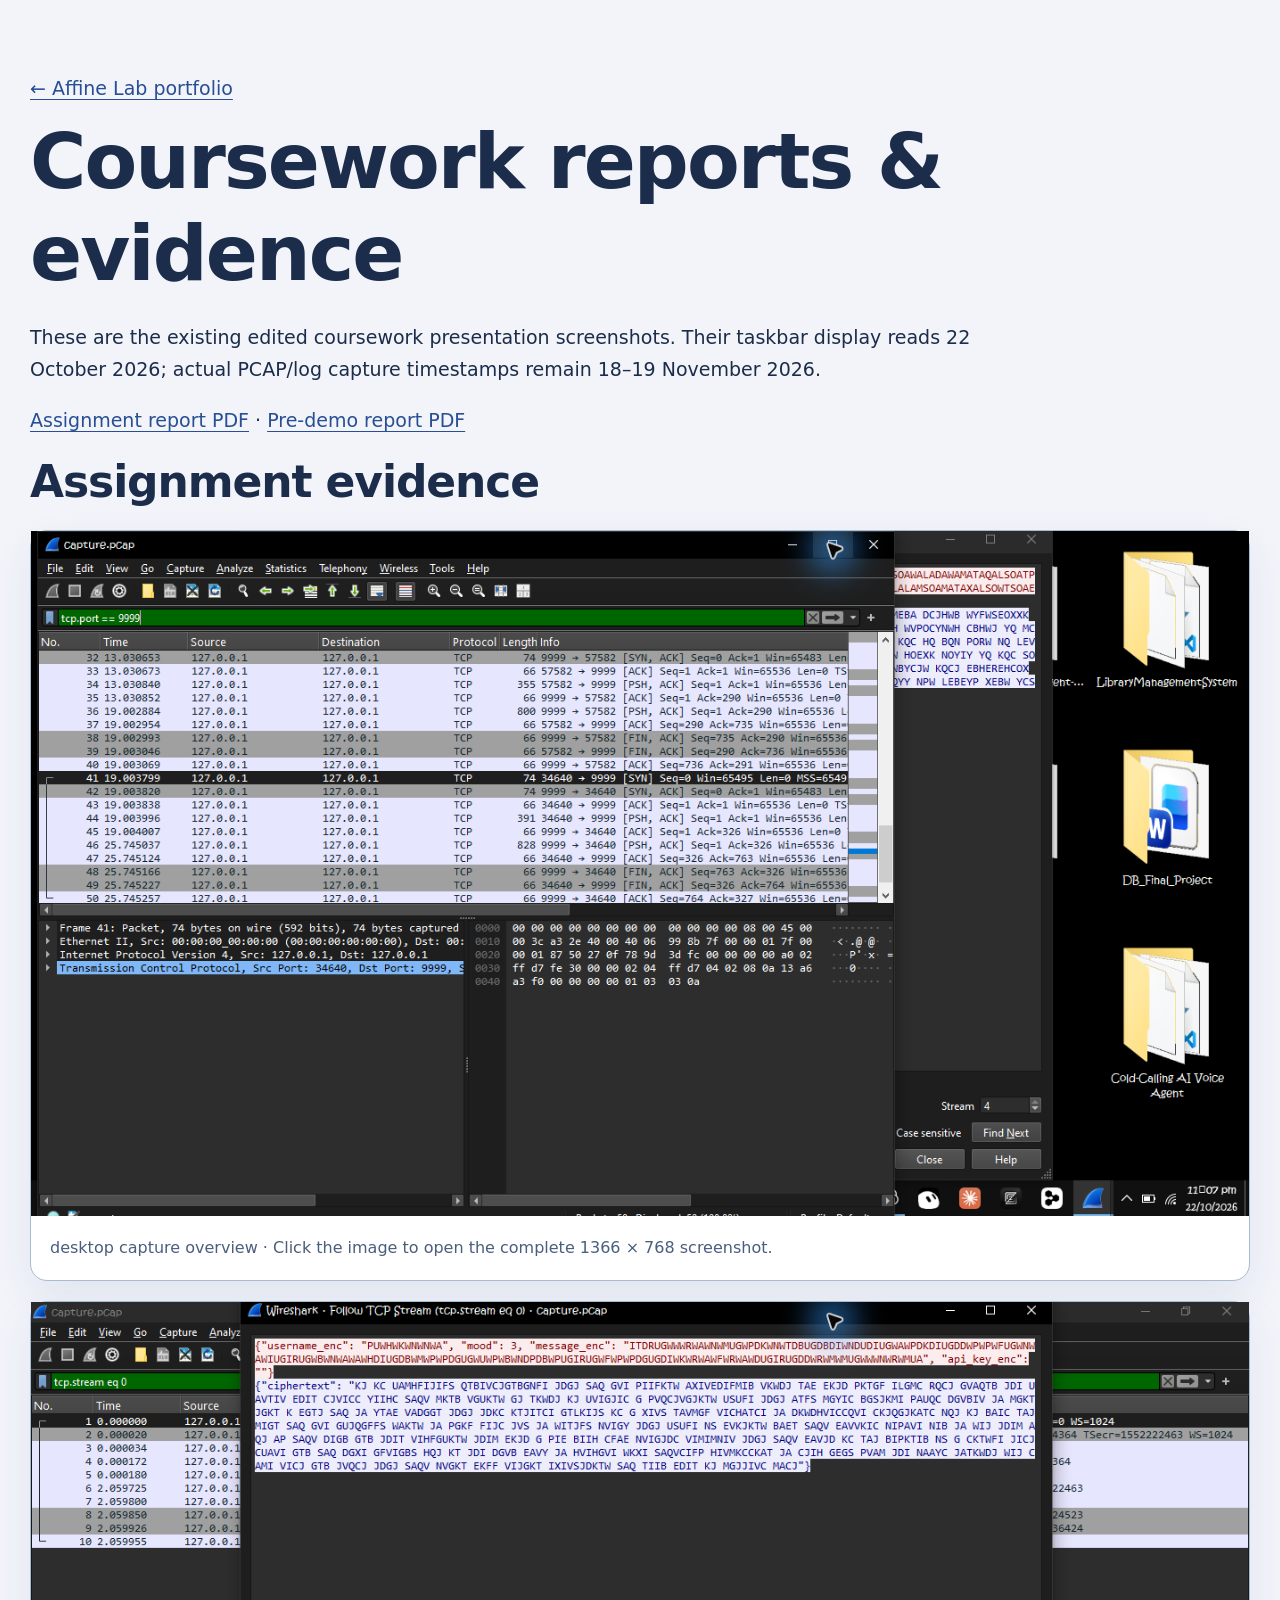
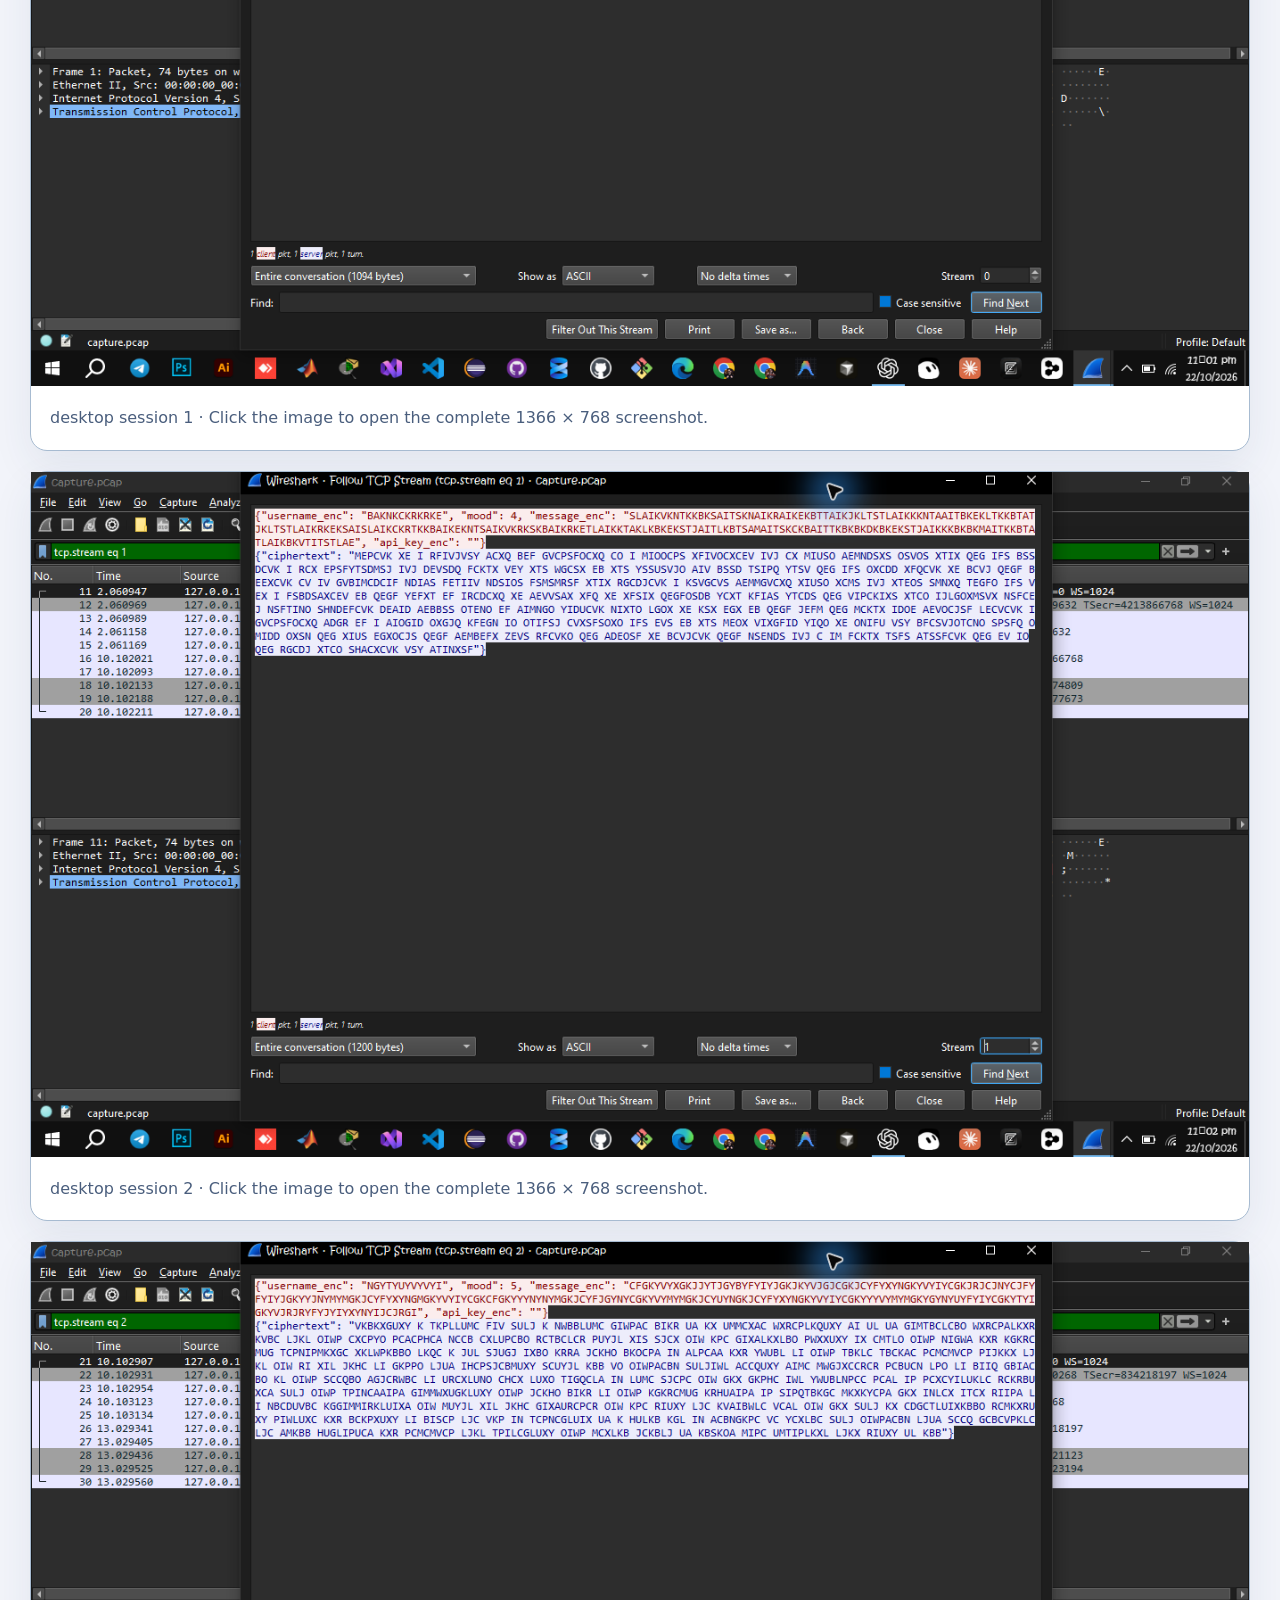
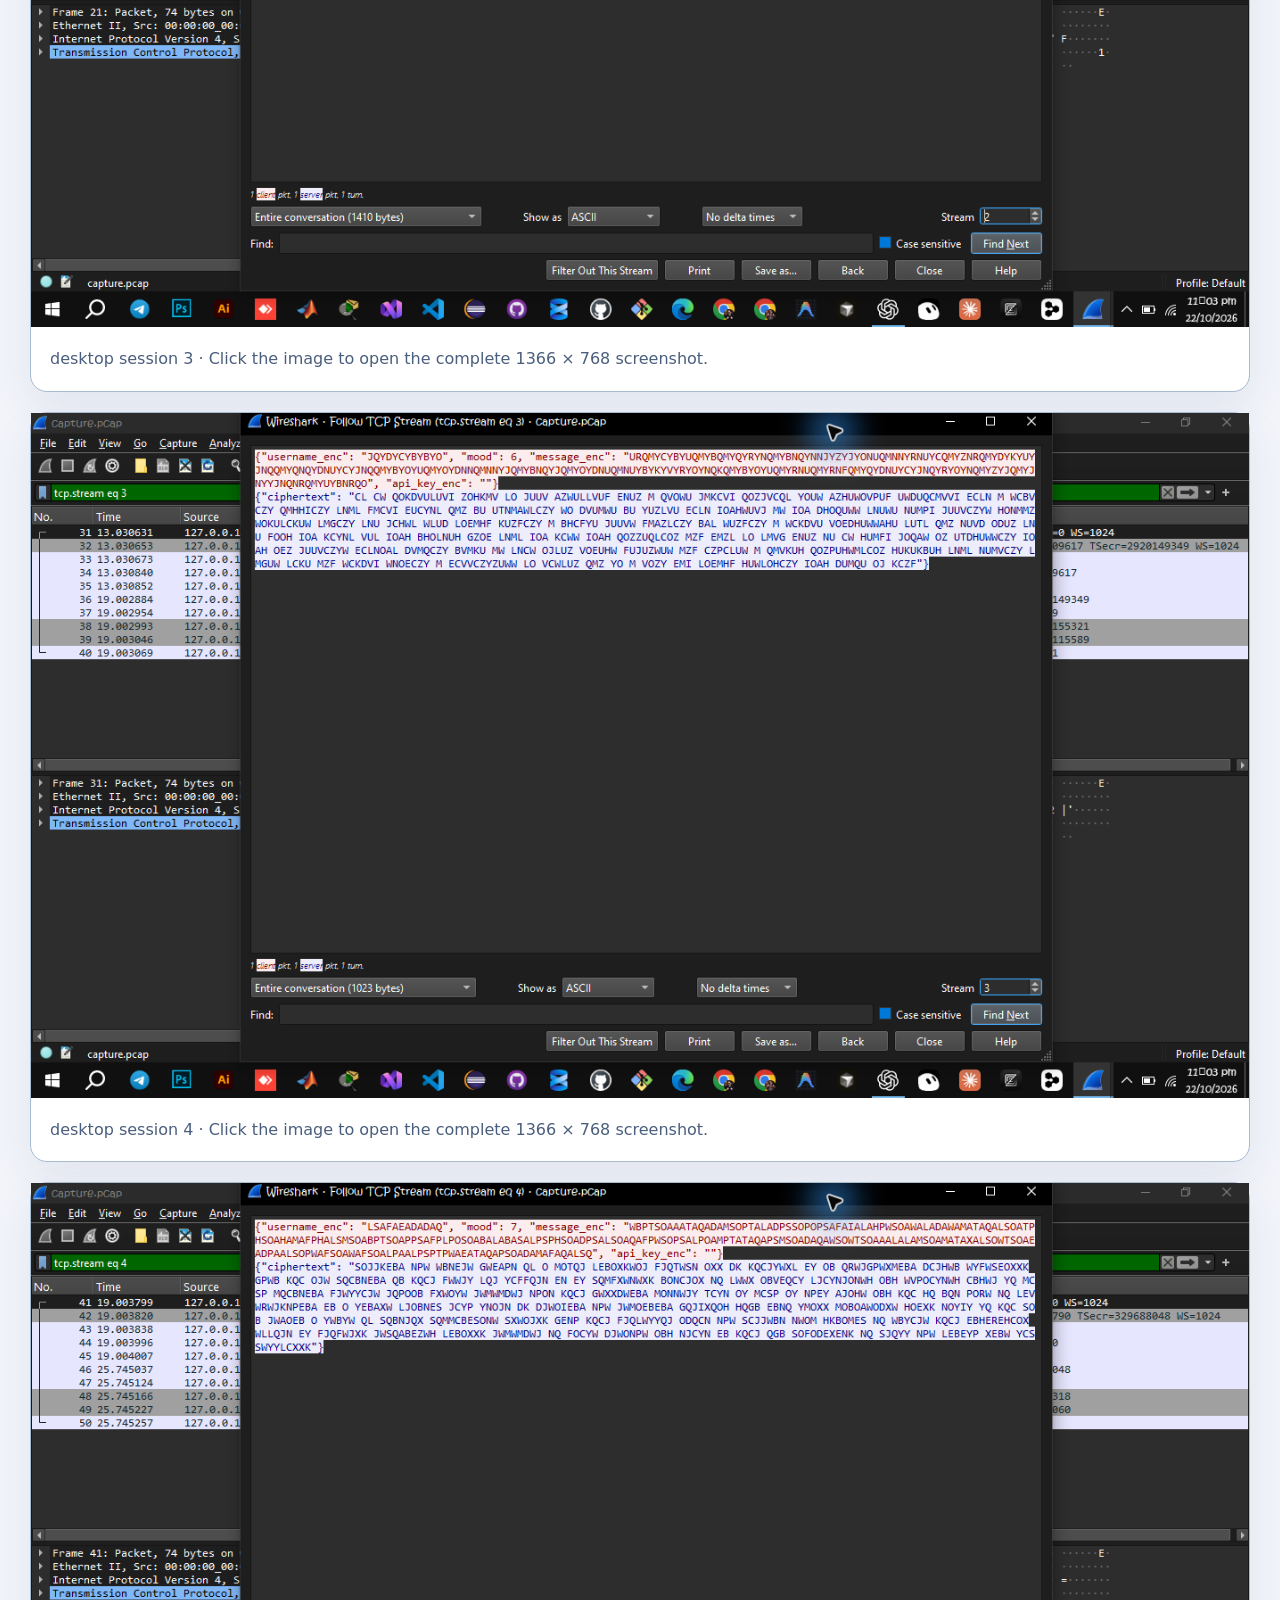
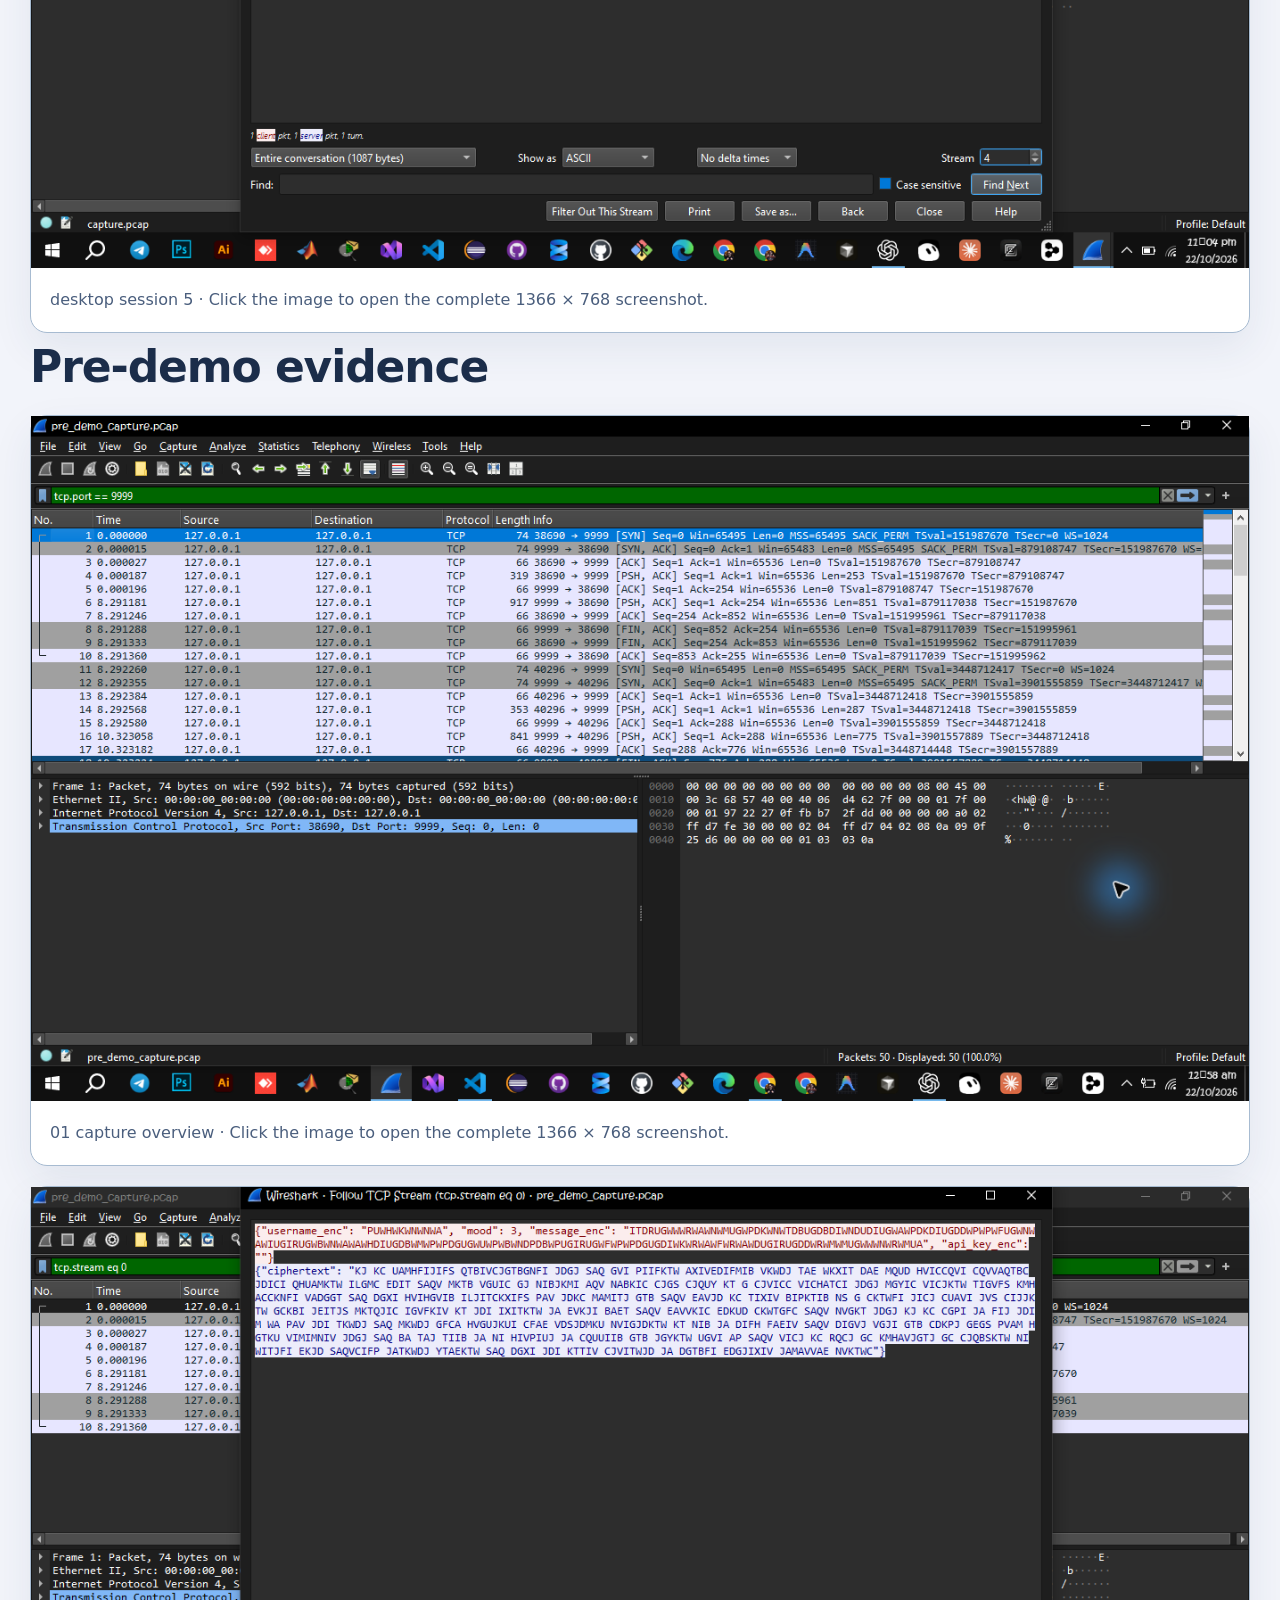
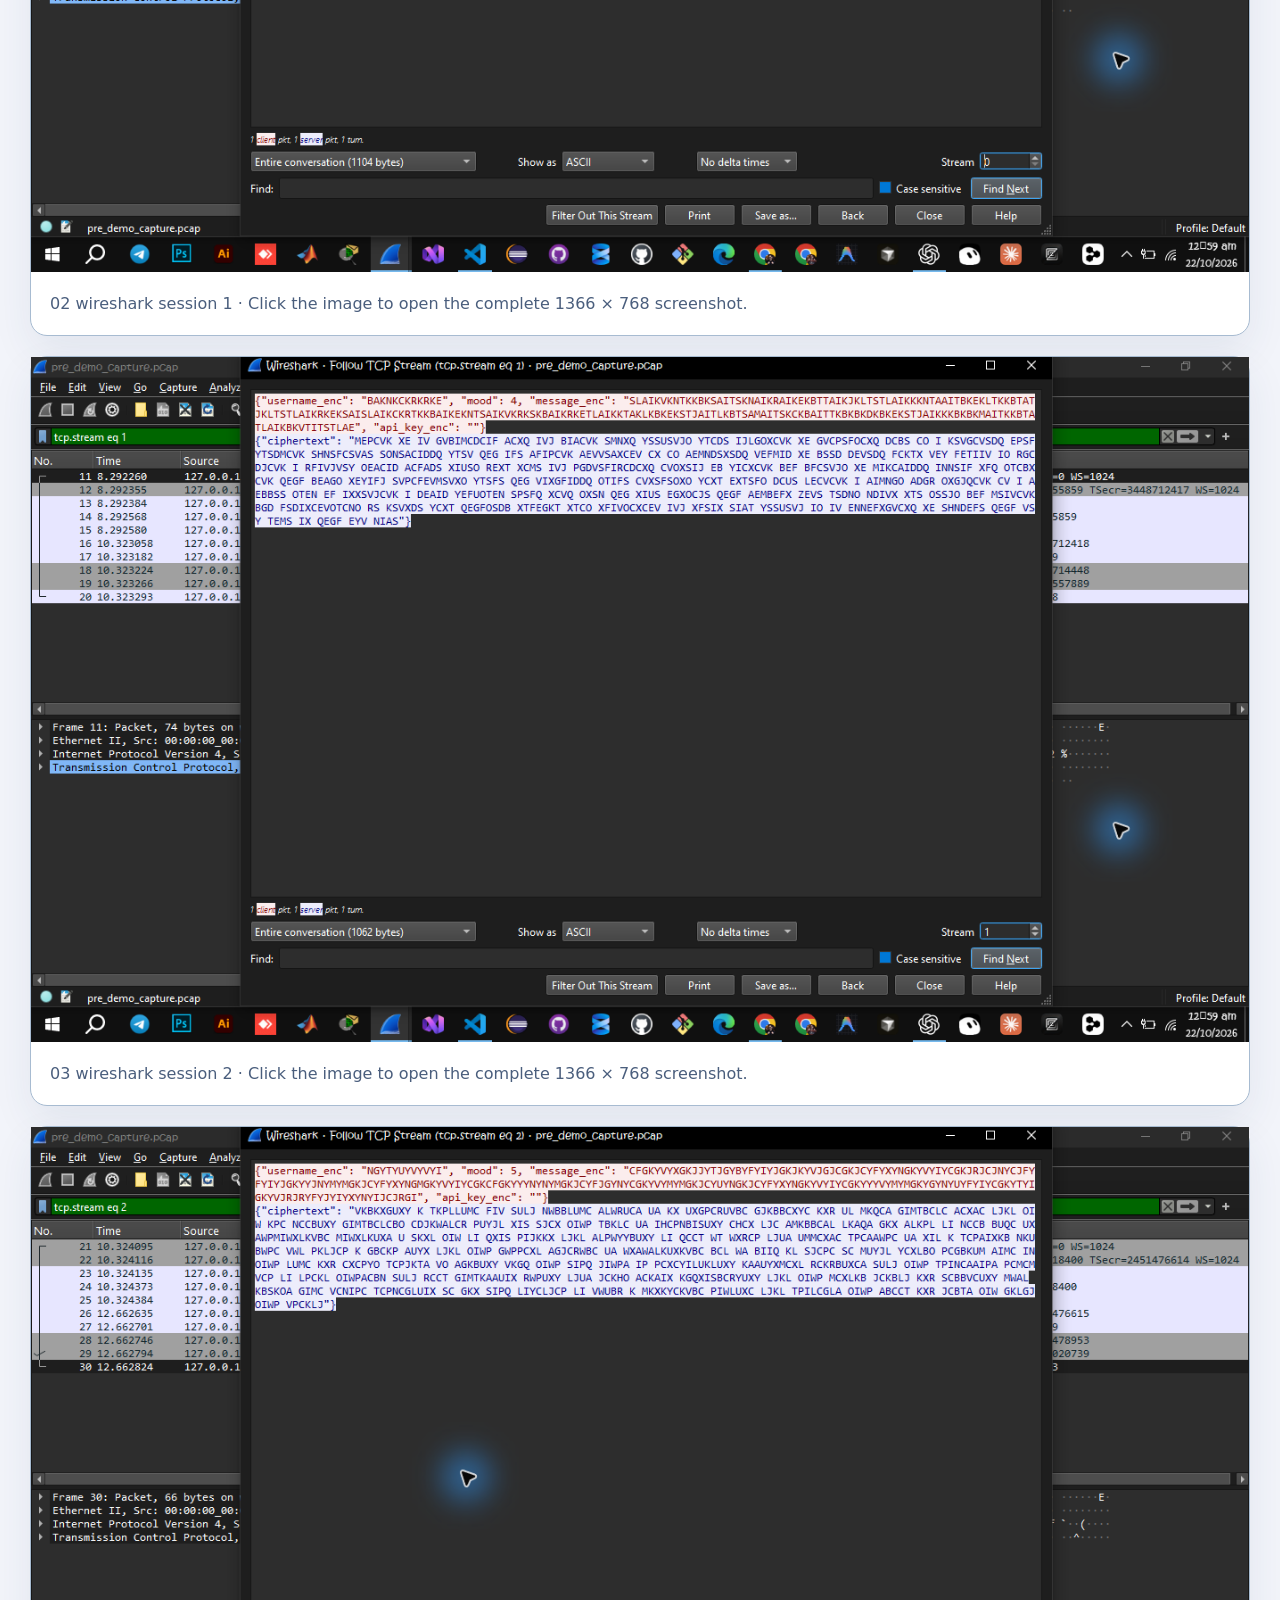
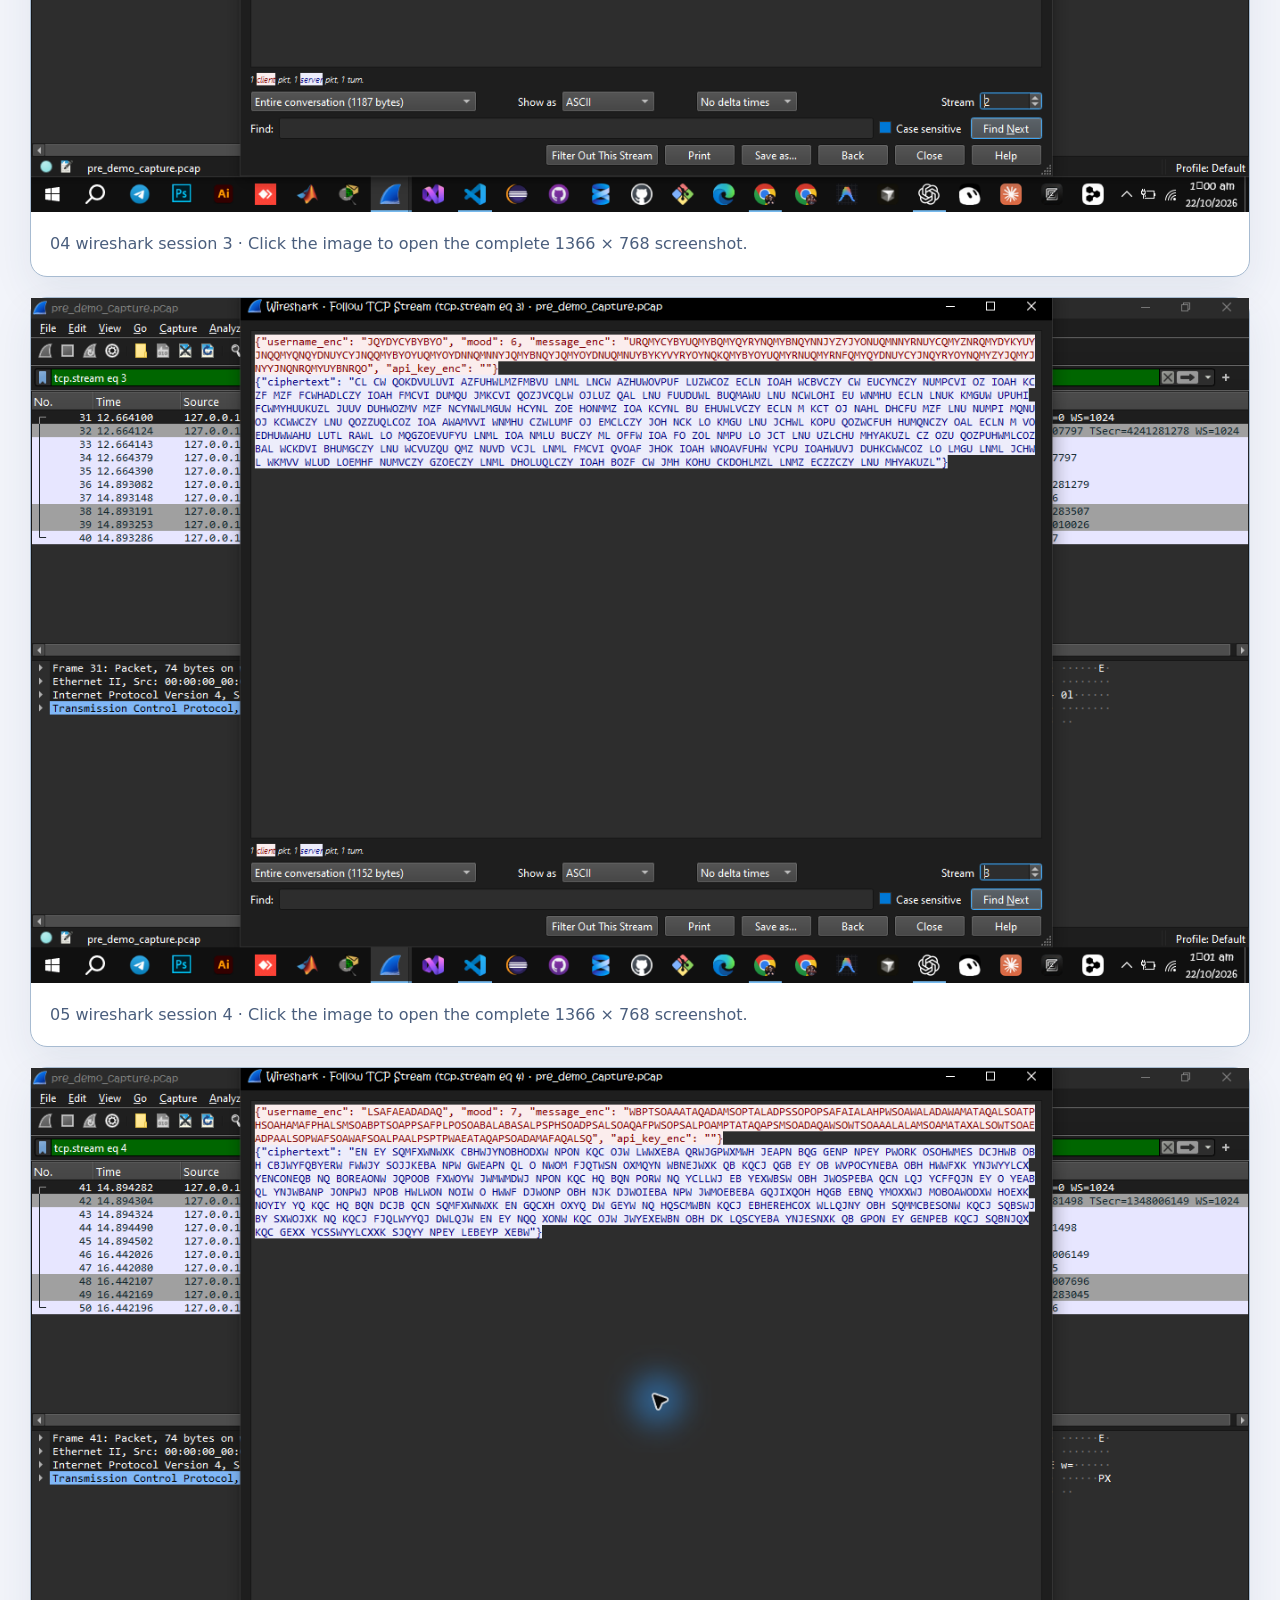
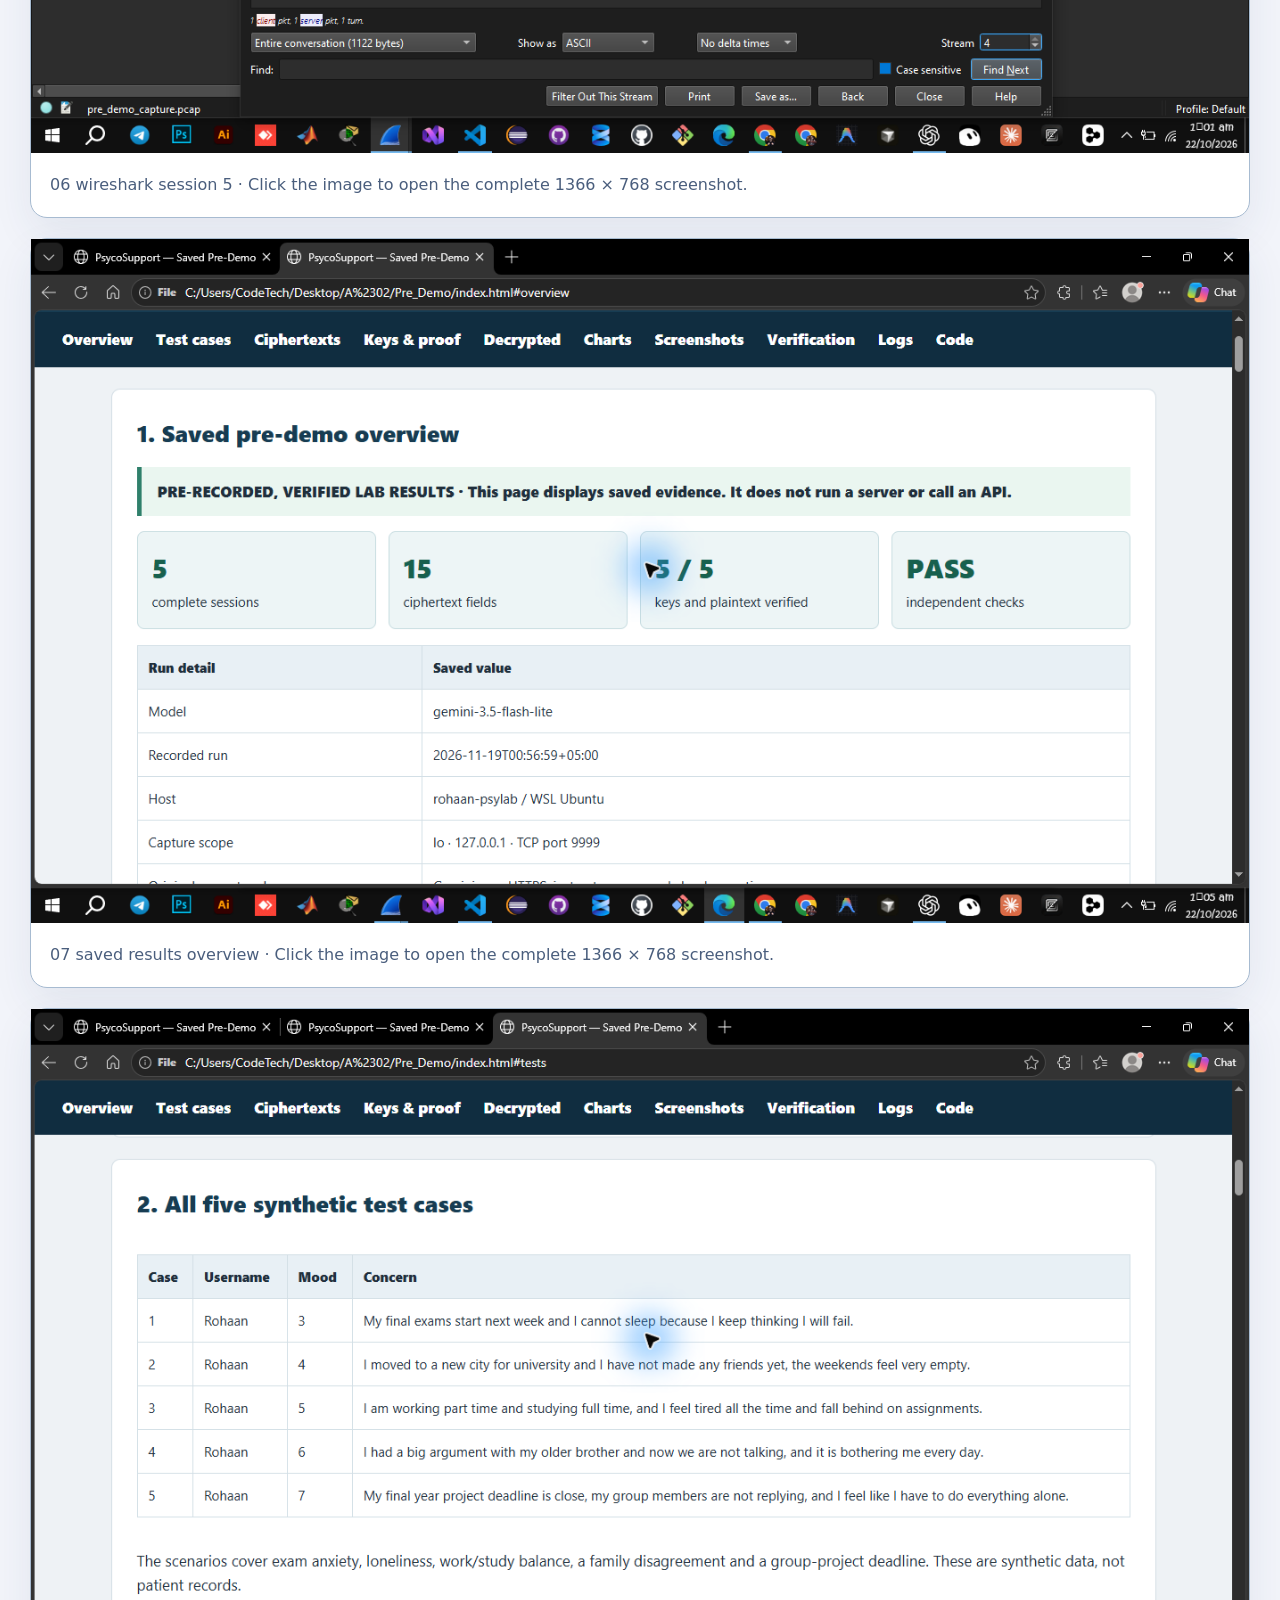
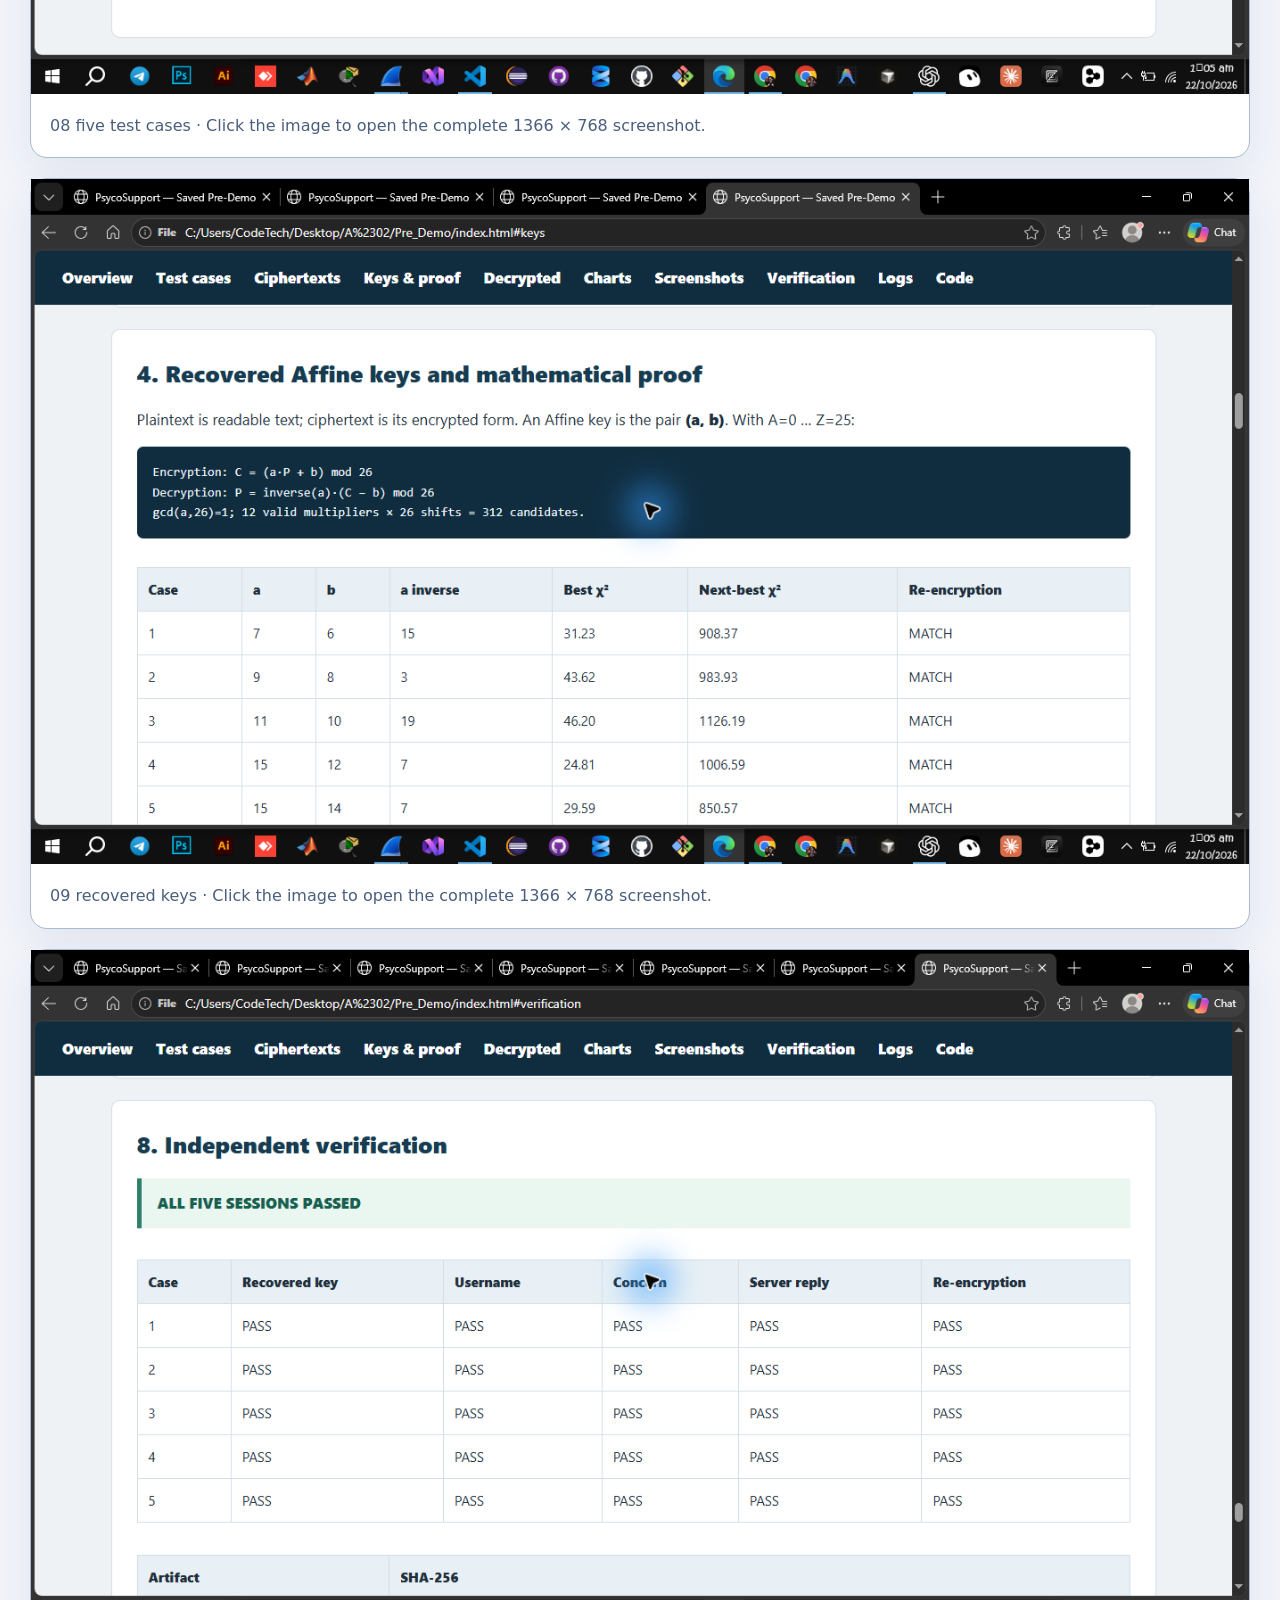
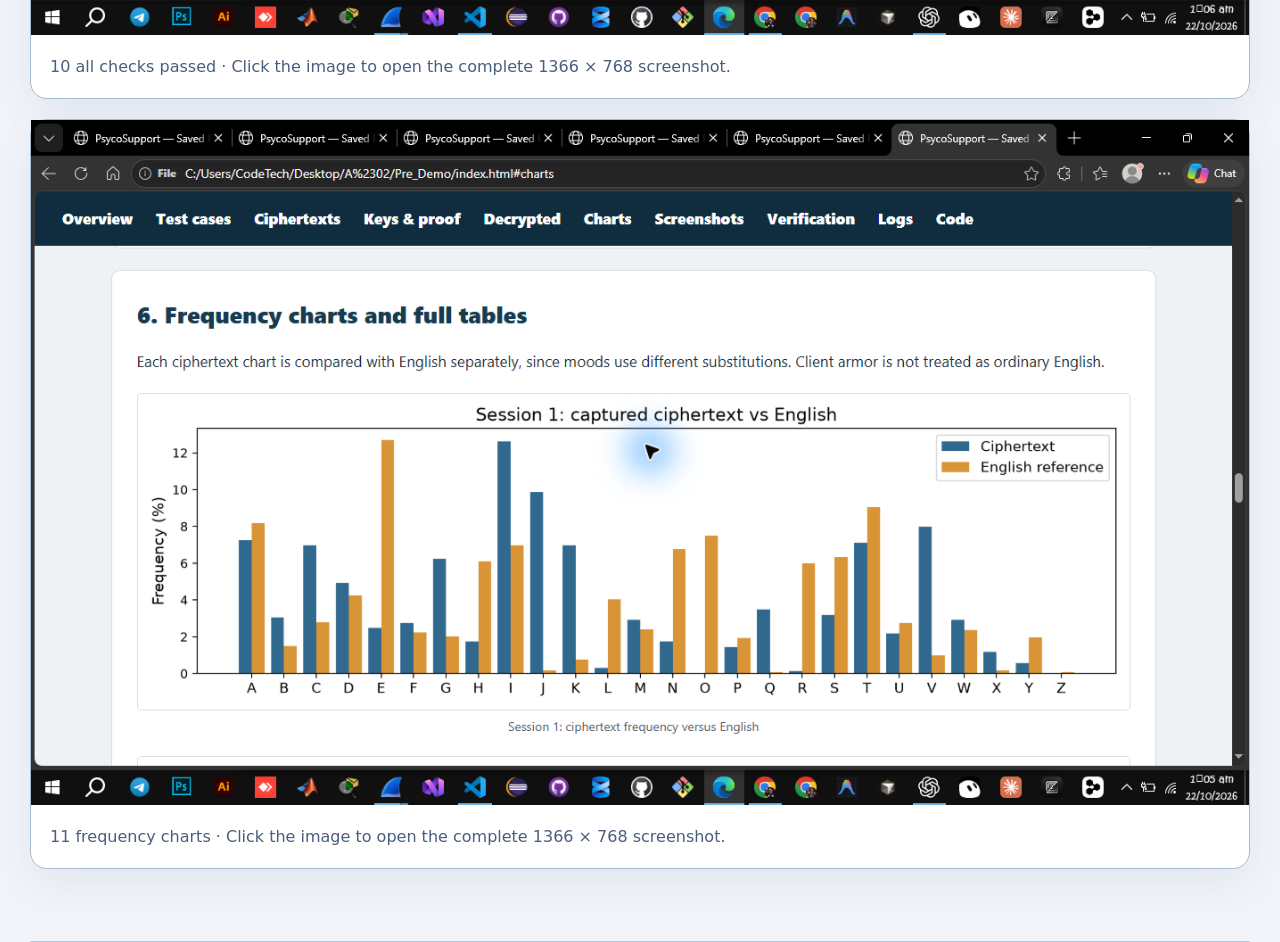
<file: evidence/coursework/index.html>
<!doctype html><html lang="en"><head><meta charset="utf-8"><meta name="viewport" content="width=device-width,initial-scale=1"><title>Affine Lab · Coursework evidence</title><link rel="stylesheet" href="../../assets/css/site.css"></head><body><main><section><a href="../../index.html">← Affine Lab portfolio</a><h1>Coursework reports & evidence</h1><p>These are the existing edited coursework presentation screenshots. Their taskbar display reads 22 October 2026; actual PCAP/log capture timestamps remain 18–19 November 2026.</p><p><a href="../../docs/reports/assignment_report.pdf">Assignment report PDF</a> · <a href="../../docs/reports/pre_demo_report.pdf">Pre-demo report PDF</a></p>
<h2>Assignment evidence</h2><div class="grid2 coursework-evidence">
<figure class="figure-card"><a href="submission/desktop_capture_overview.png"><img src="submission/desktop_capture_overview.png" alt="desktop capture overview" width="1366" height="768" loading="lazy" style="display:block;width:100%;height:auto"></a><figcaption>desktop capture overview · Click the image to open the complete 1366 × 768 screenshot.</figcaption></figure>
<figure class="figure-card"><a href="submission/desktop_session_1.png"><img src="submission/desktop_session_1.png" alt="desktop session 1" width="1366" height="768" loading="lazy" style="display:block;width:100%;height:auto"></a><figcaption>desktop session 1 · Click the image to open the complete 1366 × 768 screenshot.</figcaption></figure>
<figure class="figure-card"><a href="submission/desktop_session_2.png"><img src="submission/desktop_session_2.png" alt="desktop session 2" width="1366" height="768" loading="lazy" style="display:block;width:100%;height:auto"></a><figcaption>desktop session 2 · Click the image to open the complete 1366 × 768 screenshot.</figcaption></figure>
<figure class="figure-card"><a href="submission/desktop_session_3.png"><img src="submission/desktop_session_3.png" alt="desktop session 3" width="1366" height="768" loading="lazy" style="display:block;width:100%;height:auto"></a><figcaption>desktop session 3 · Click the image to open the complete 1366 × 768 screenshot.</figcaption></figure>
<figure class="figure-card"><a href="submission/desktop_session_4.png"><img src="submission/desktop_session_4.png" alt="desktop session 4" width="1366" height="768" loading="lazy" style="display:block;width:100%;height:auto"></a><figcaption>desktop session 4 · Click the image to open the complete 1366 × 768 screenshot.</figcaption></figure>
<figure class="figure-card"><a href="submission/desktop_session_5.png"><img src="submission/desktop_session_5.png" alt="desktop session 5" width="1366" height="768" loading="lazy" style="display:block;width:100%;height:auto"></a><figcaption>desktop session 5 · Click the image to open the complete 1366 × 768 screenshot.</figcaption></figure>
</div>
<h2>Pre-demo evidence</h2><div class="grid2 coursework-evidence">
<figure class="figure-card"><a href="pre_demo/01_capture_overview.png"><img src="pre_demo/01_capture_overview.png" alt="01 capture overview" width="1366" height="768" loading="lazy" style="display:block;width:100%;height:auto"></a><figcaption>01 capture overview · Click the image to open the complete 1366 × 768 screenshot.</figcaption></figure>
<figure class="figure-card"><a href="pre_demo/02_wireshark_session_1.png"><img src="pre_demo/02_wireshark_session_1.png" alt="02 wireshark session 1" width="1366" height="768" loading="lazy" style="display:block;width:100%;height:auto"></a><figcaption>02 wireshark session 1 · Click the image to open the complete 1366 × 768 screenshot.</figcaption></figure>
<figure class="figure-card"><a href="pre_demo/03_wireshark_session_2.png"><img src="pre_demo/03_wireshark_session_2.png" alt="03 wireshark session 2" width="1366" height="768" loading="lazy" style="display:block;width:100%;height:auto"></a><figcaption>03 wireshark session 2 · Click the image to open the complete 1366 × 768 screenshot.</figcaption></figure>
<figure class="figure-card"><a href="pre_demo/04_wireshark_session_3.png"><img src="pre_demo/04_wireshark_session_3.png" alt="04 wireshark session 3" width="1366" height="768" loading="lazy" style="display:block;width:100%;height:auto"></a><figcaption>04 wireshark session 3 · Click the image to open the complete 1366 × 768 screenshot.</figcaption></figure>
<figure class="figure-card"><a href="pre_demo/05_wireshark_session_4.png"><img src="pre_demo/05_wireshark_session_4.png" alt="05 wireshark session 4" width="1366" height="768" loading="lazy" style="display:block;width:100%;height:auto"></a><figcaption>05 wireshark session 4 · Click the image to open the complete 1366 × 768 screenshot.</figcaption></figure>
<figure class="figure-card"><a href="pre_demo/06_wireshark_session_5.png"><img src="pre_demo/06_wireshark_session_5.png" alt="06 wireshark session 5" width="1366" height="768" loading="lazy" style="display:block;width:100%;height:auto"></a><figcaption>06 wireshark session 5 · Click the image to open the complete 1366 × 768 screenshot.</figcaption></figure>
<figure class="figure-card"><a href="pre_demo/07_saved_results_overview.png"><img src="pre_demo/07_saved_results_overview.png" alt="07 saved results overview" width="1366" height="768" loading="lazy" style="display:block;width:100%;height:auto"></a><figcaption>07 saved results overview · Click the image to open the complete 1366 × 768 screenshot.</figcaption></figure>
<figure class="figure-card"><a href="pre_demo/08_five_test_cases.png"><img src="pre_demo/08_five_test_cases.png" alt="08 five test cases" width="1366" height="768" loading="lazy" style="display:block;width:100%;height:auto"></a><figcaption>08 five test cases · Click the image to open the complete 1366 × 768 screenshot.</figcaption></figure>
<figure class="figure-card"><a href="pre_demo/09_recovered_keys.png"><img src="pre_demo/09_recovered_keys.png" alt="09 recovered keys" width="1366" height="768" loading="lazy" style="display:block;width:100%;height:auto"></a><figcaption>09 recovered keys · Click the image to open the complete 1366 × 768 screenshot.</figcaption></figure>
<figure class="figure-card"><a href="pre_demo/10_all_checks_passed.png"><img src="pre_demo/10_all_checks_passed.png" alt="10 all checks passed" width="1366" height="768" loading="lazy" style="display:block;width:100%;height:auto"></a><figcaption>10 all checks passed · Click the image to open the complete 1366 × 768 screenshot.</figcaption></figure>
<figure class="figure-card"><a href="pre_demo/11_frequency_charts.png"><img src="pre_demo/11_frequency_charts.png" alt="11 frequency charts" width="1366" height="768" loading="lazy" style="display:block;width:100%;height:auto"></a><figcaption>11 frequency charts · Click the image to open the complete 1366 × 768 screenshot.</figcaption></figure>
</div>
</section></main></body></html>
</file>
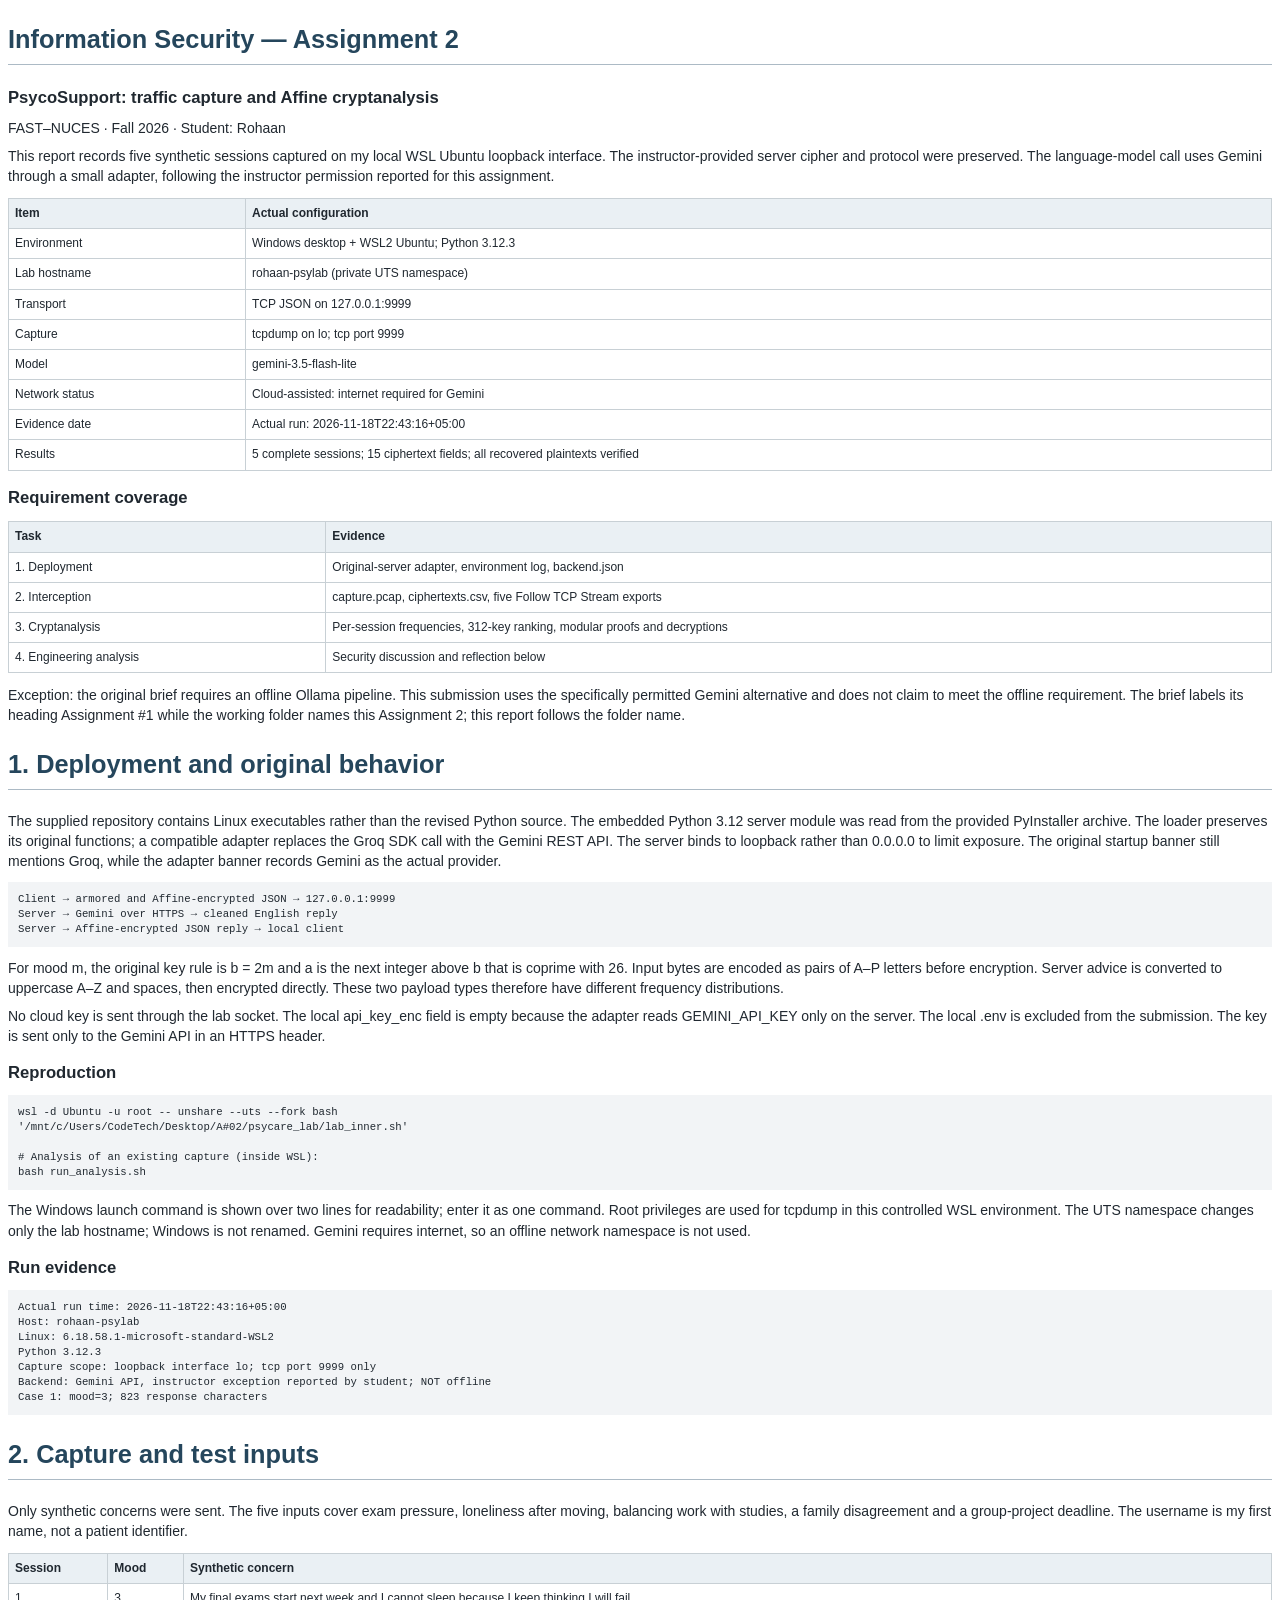
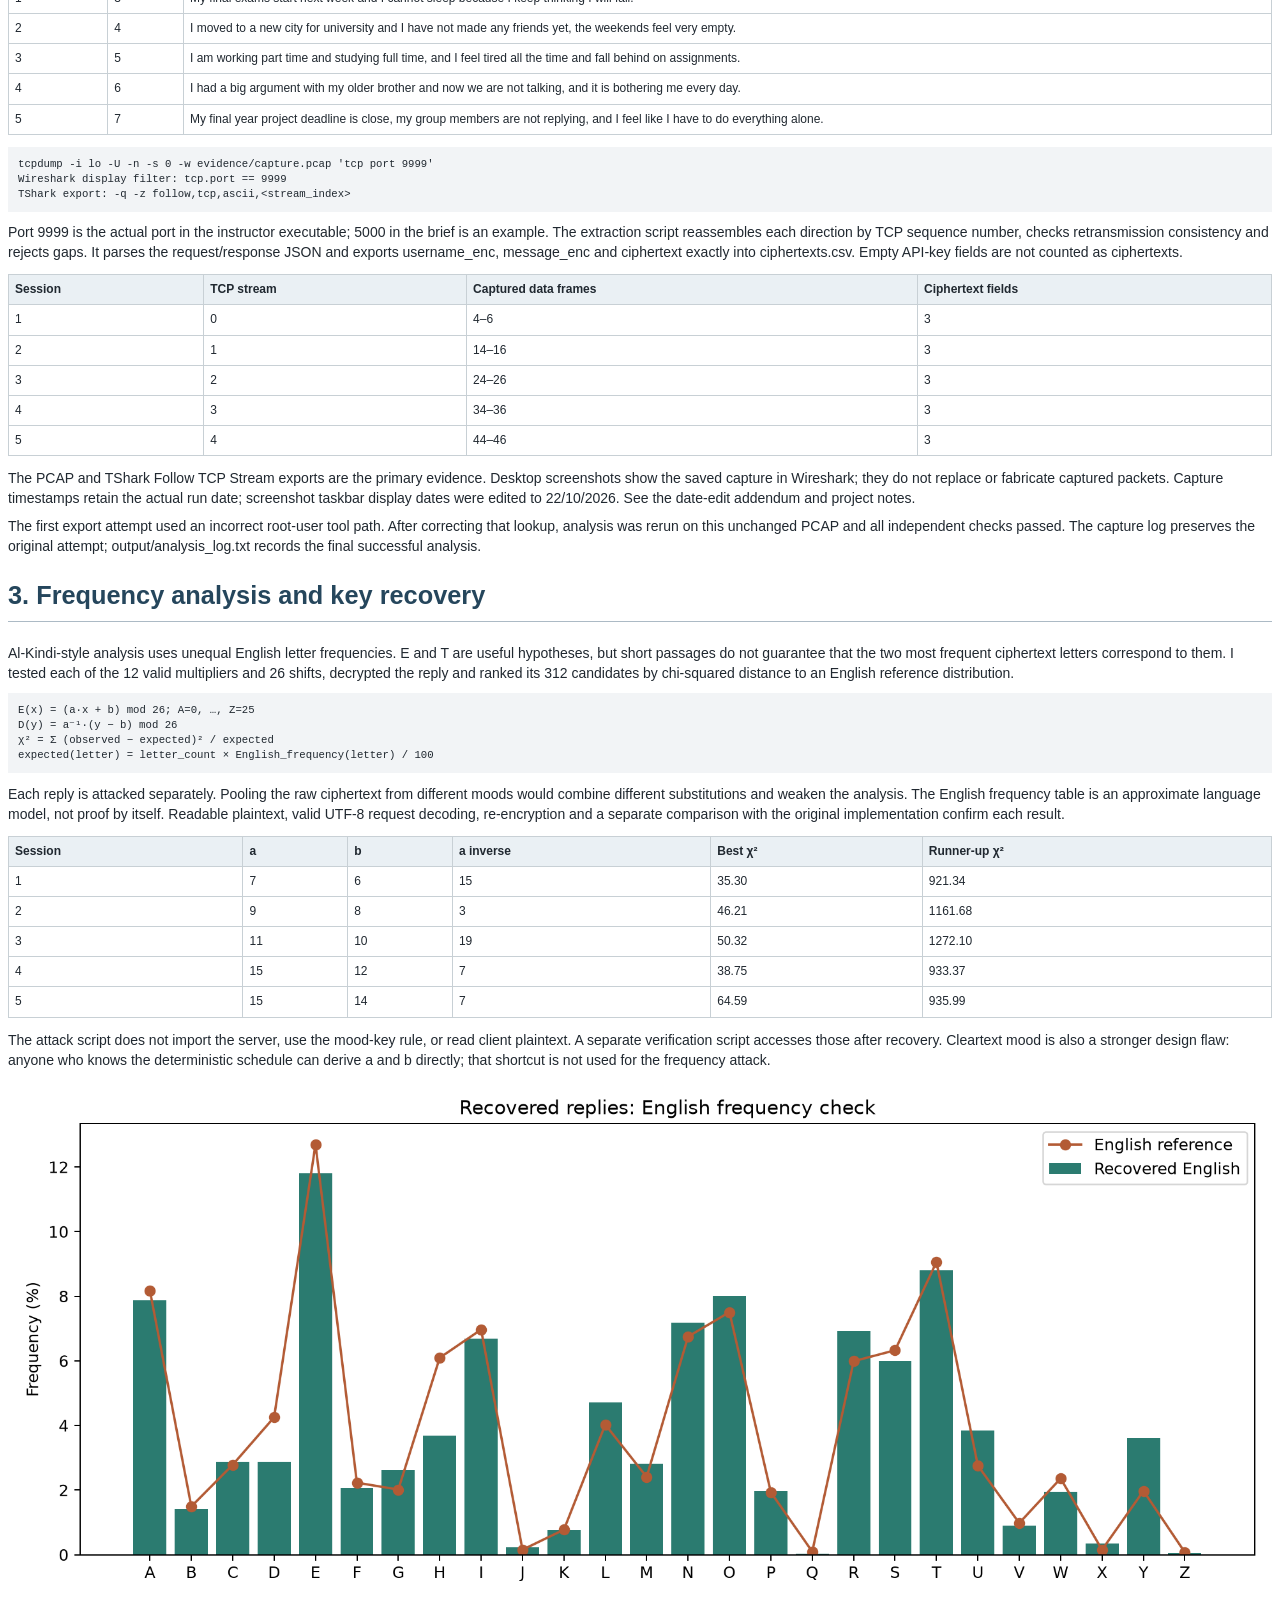
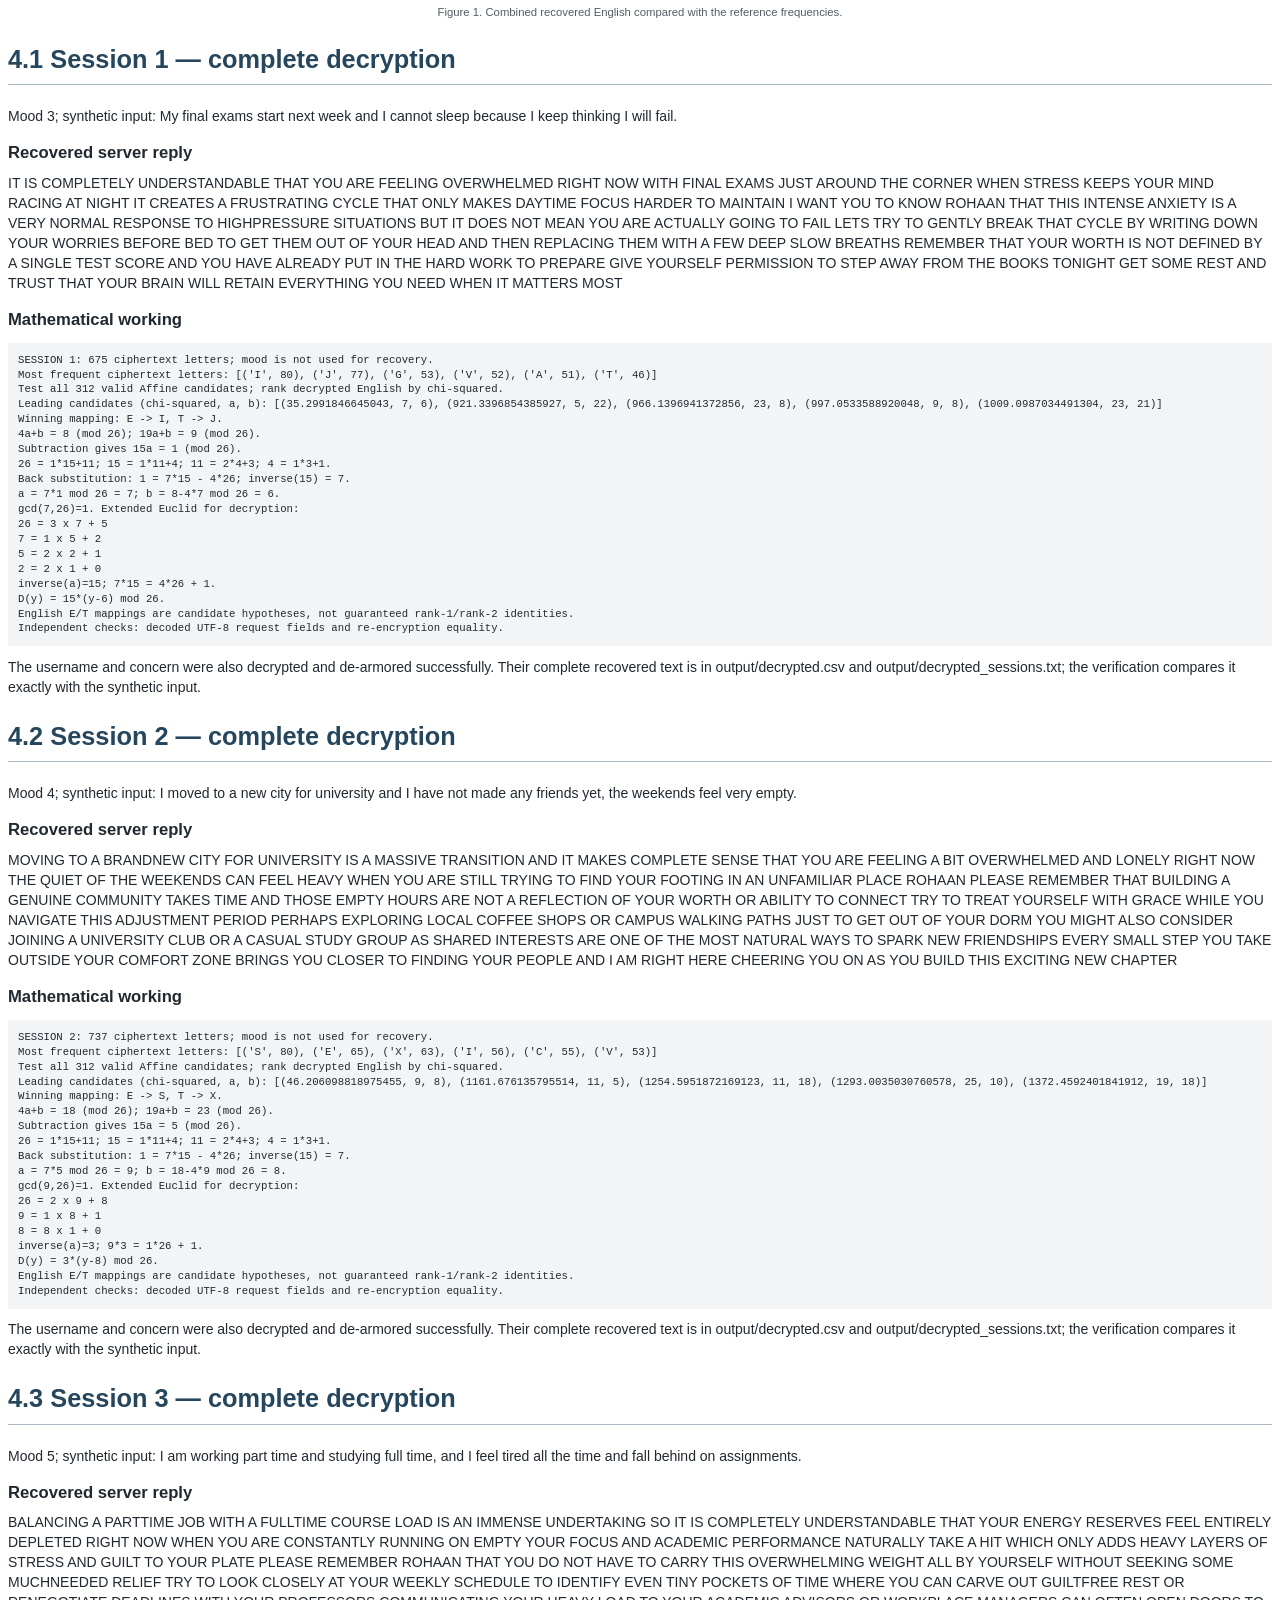
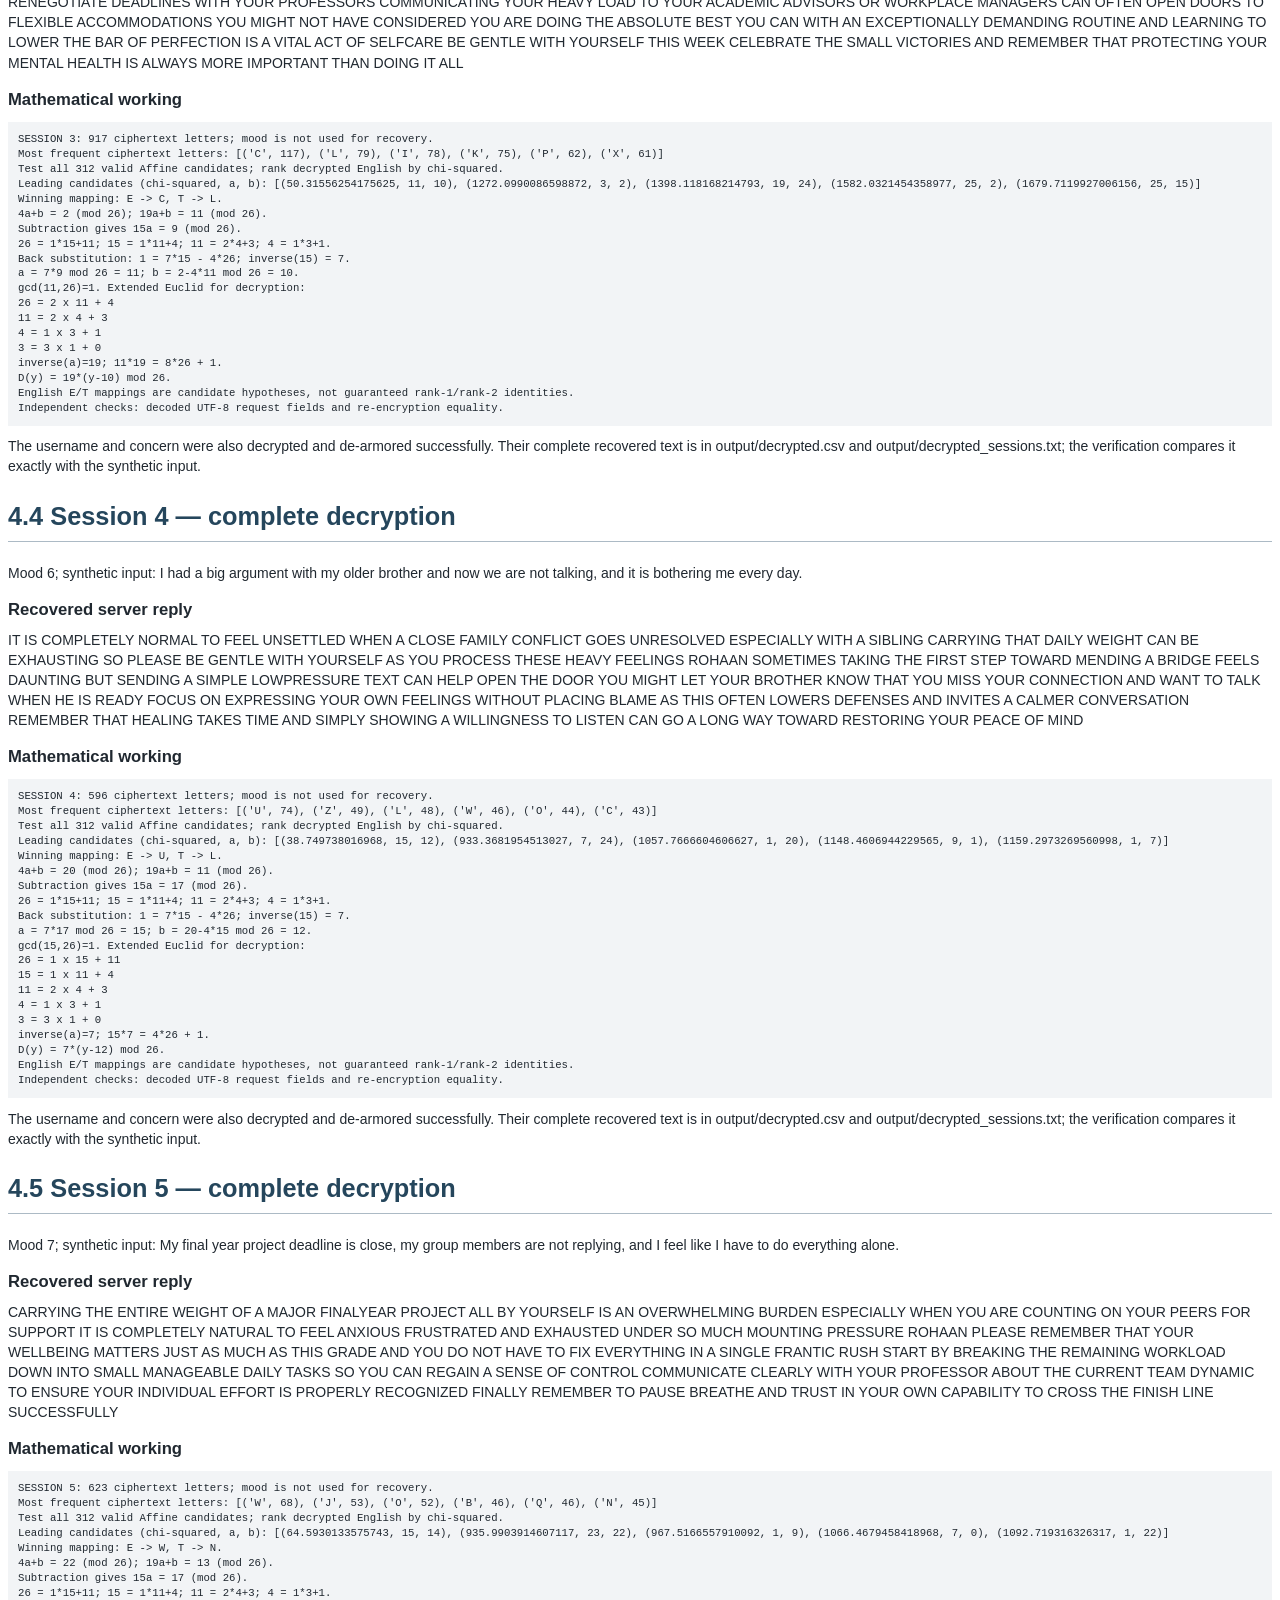
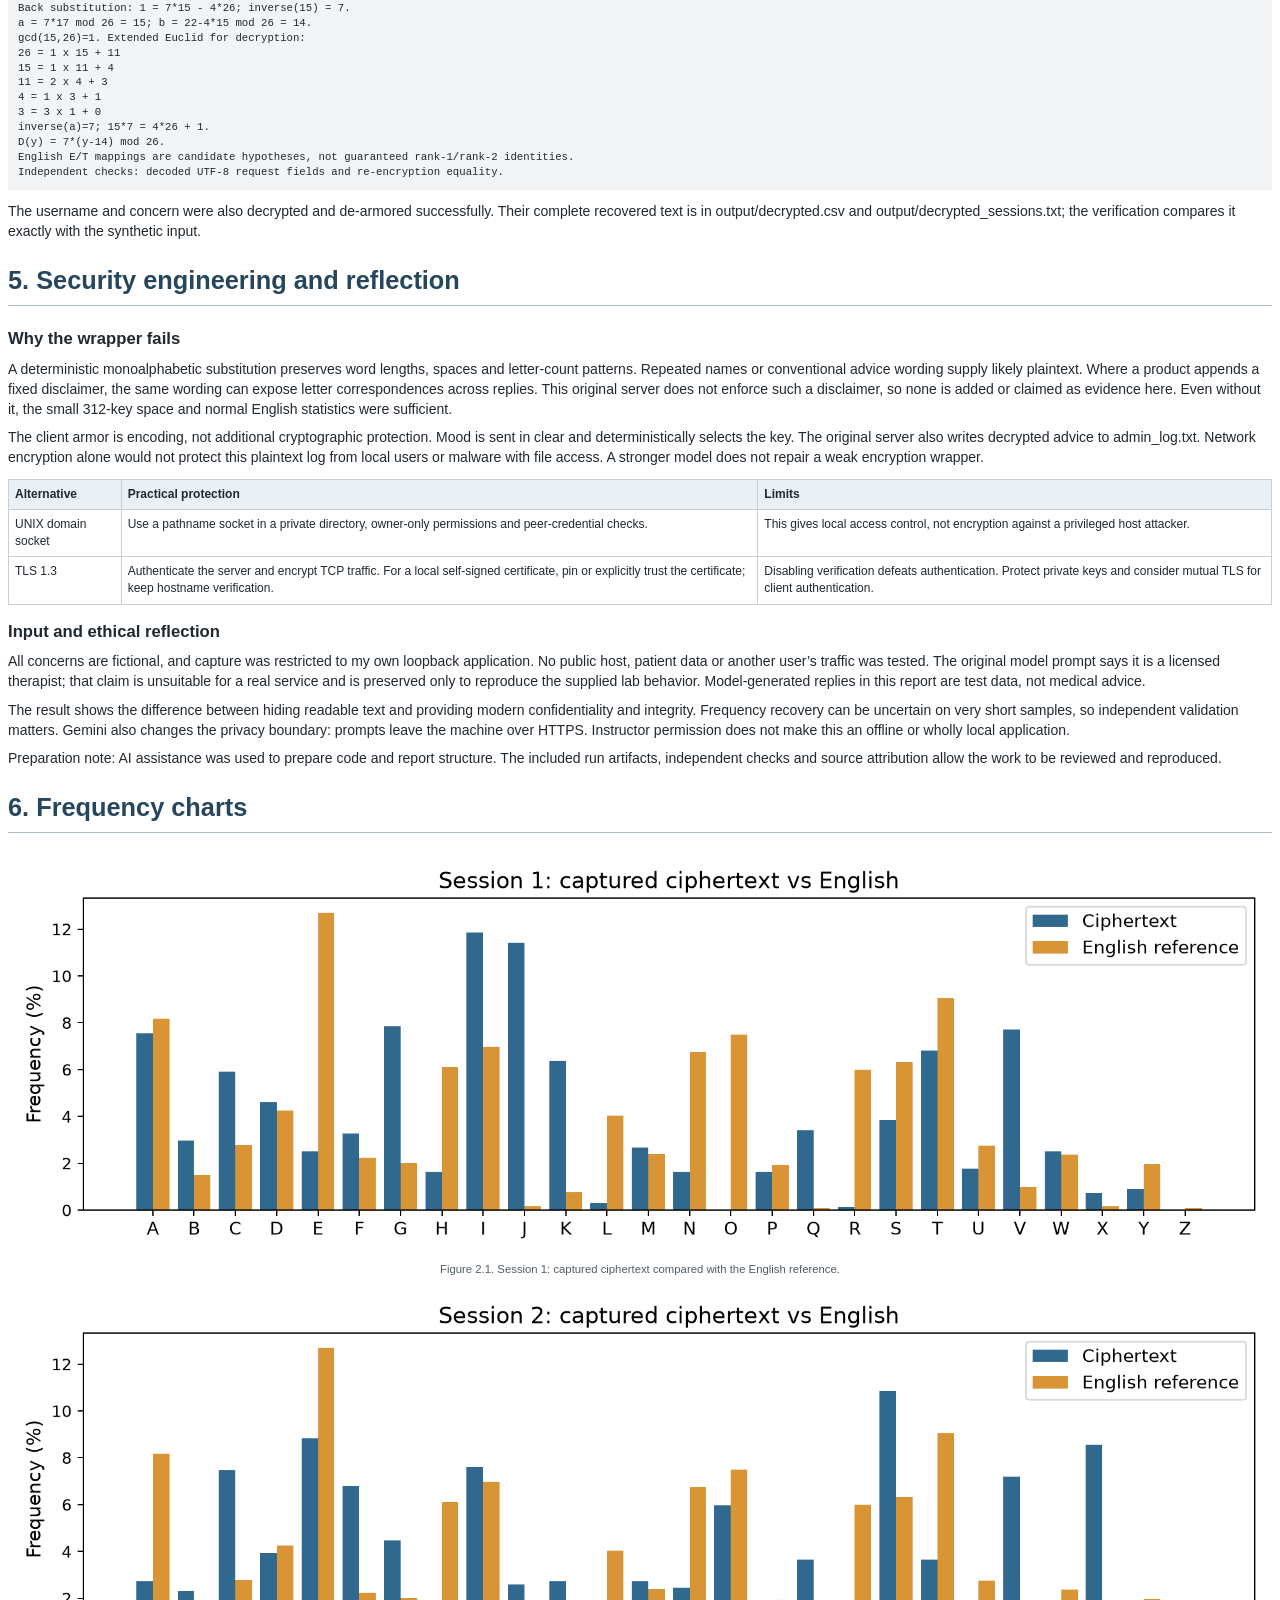
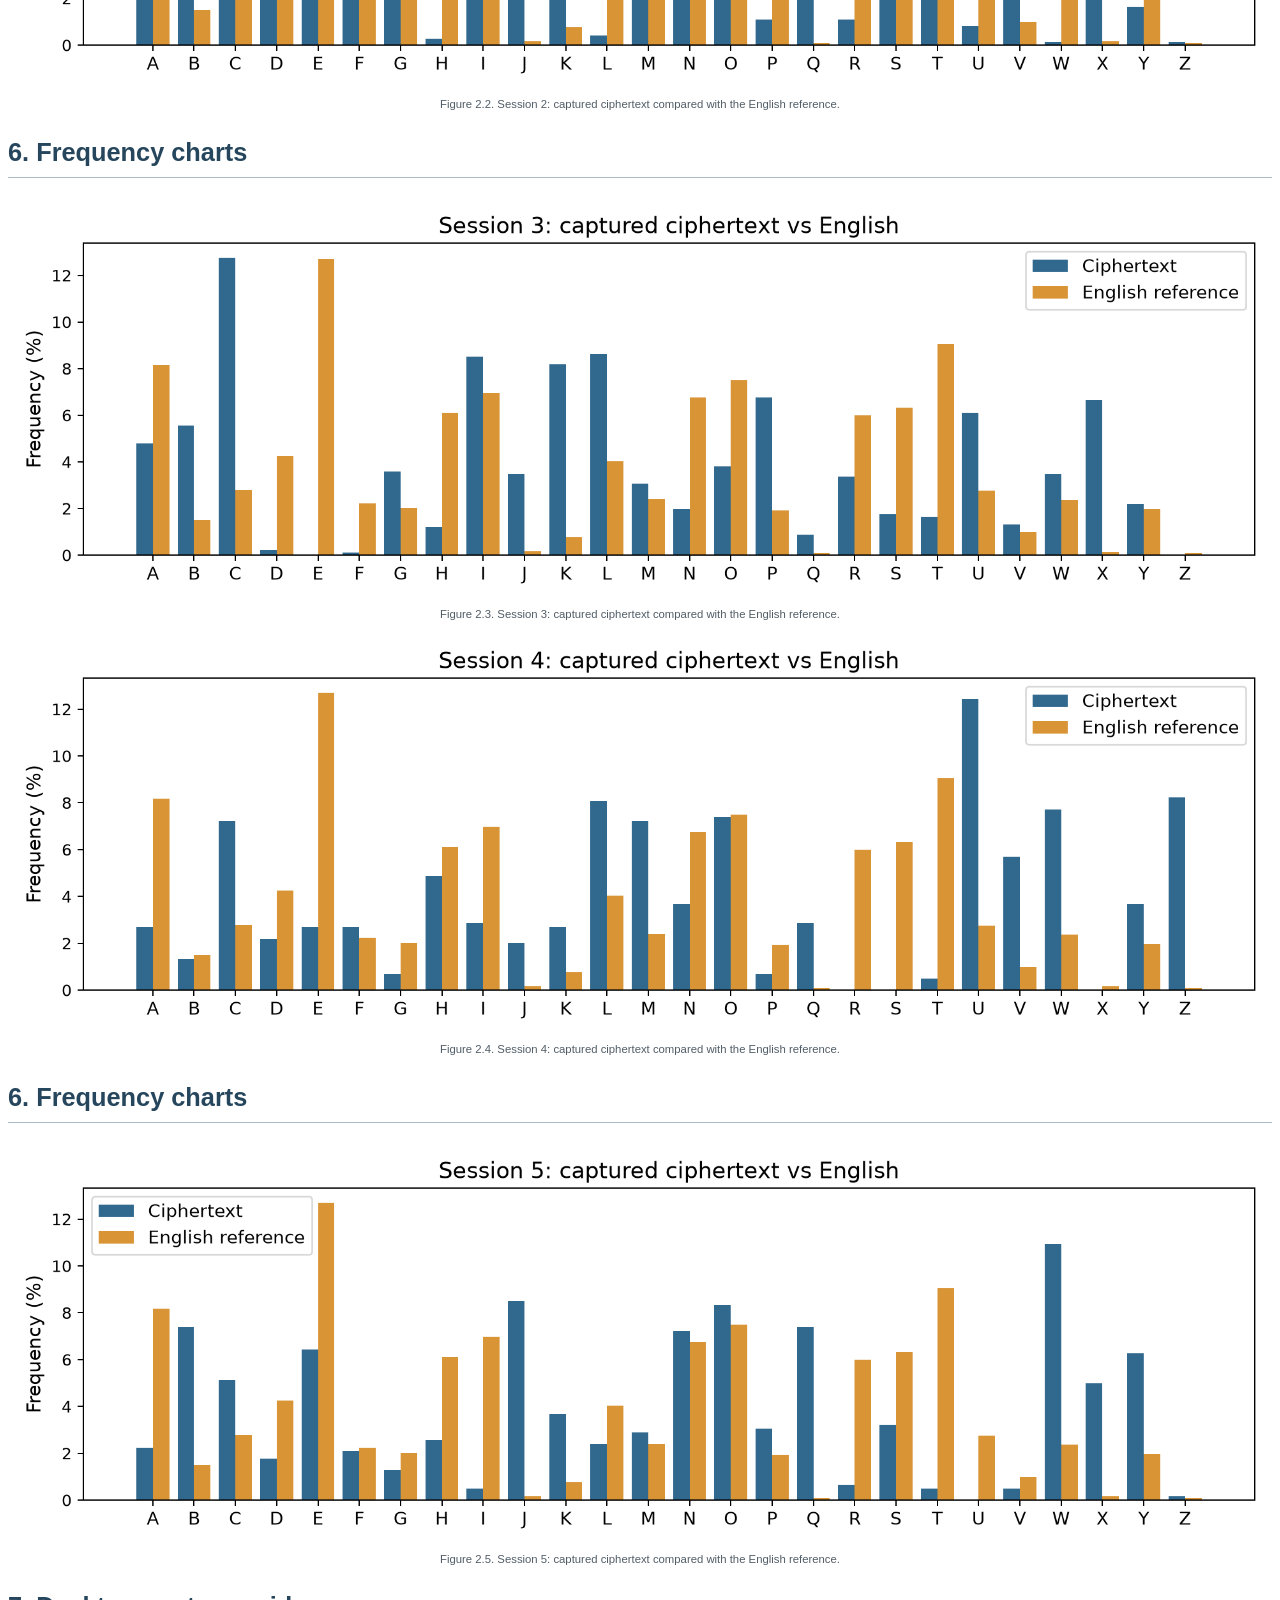
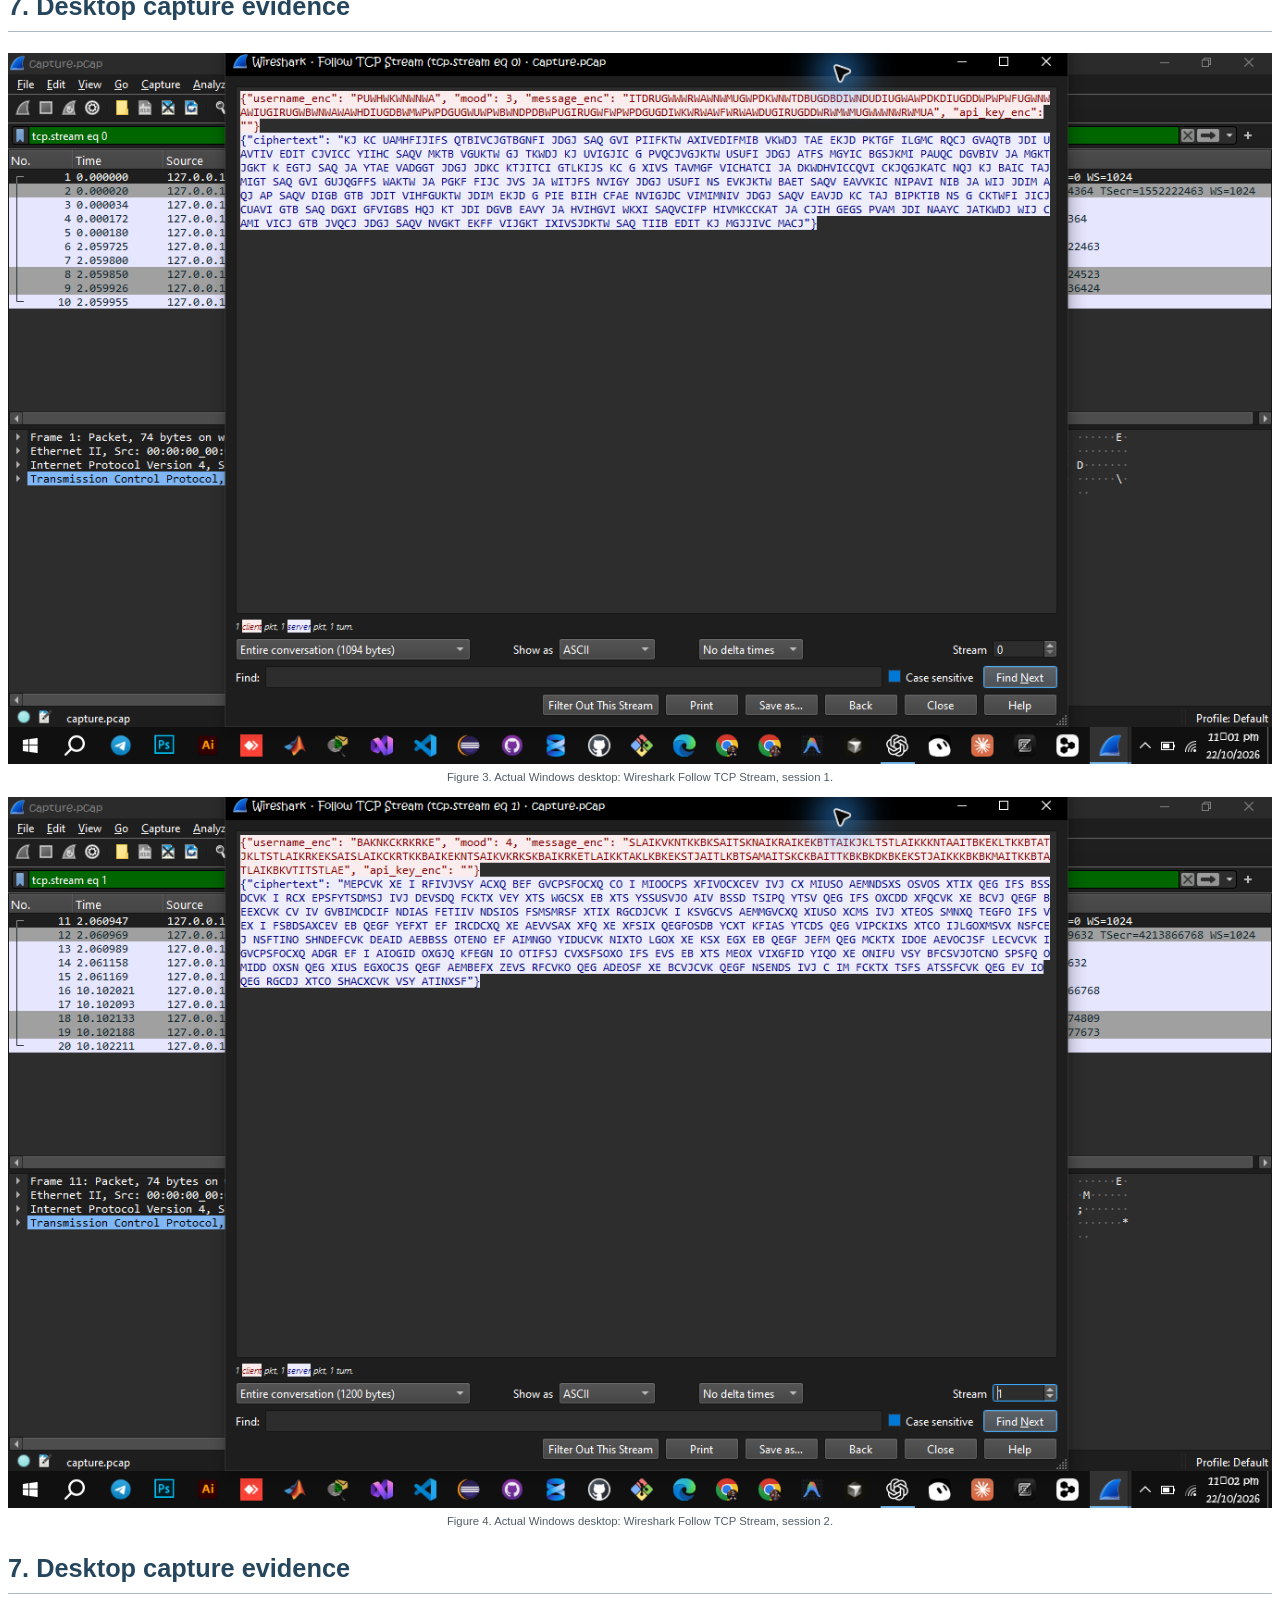
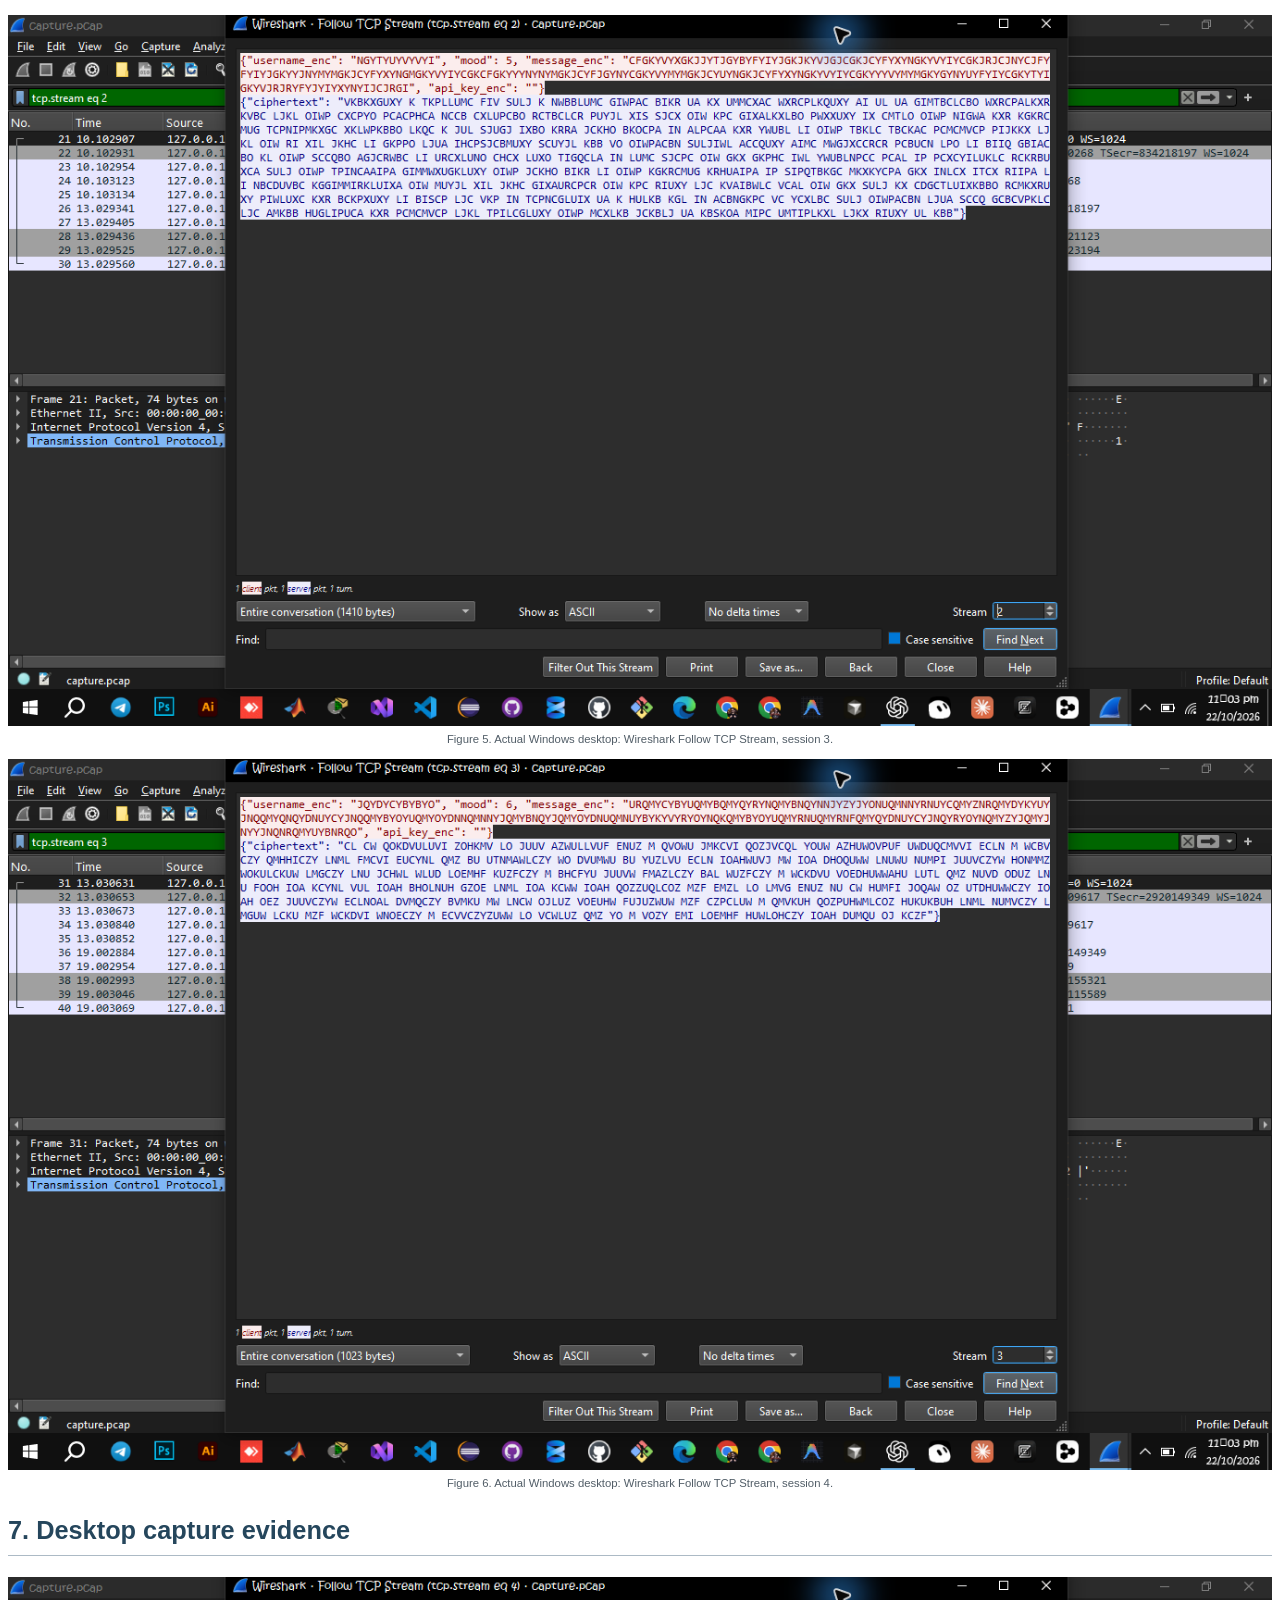
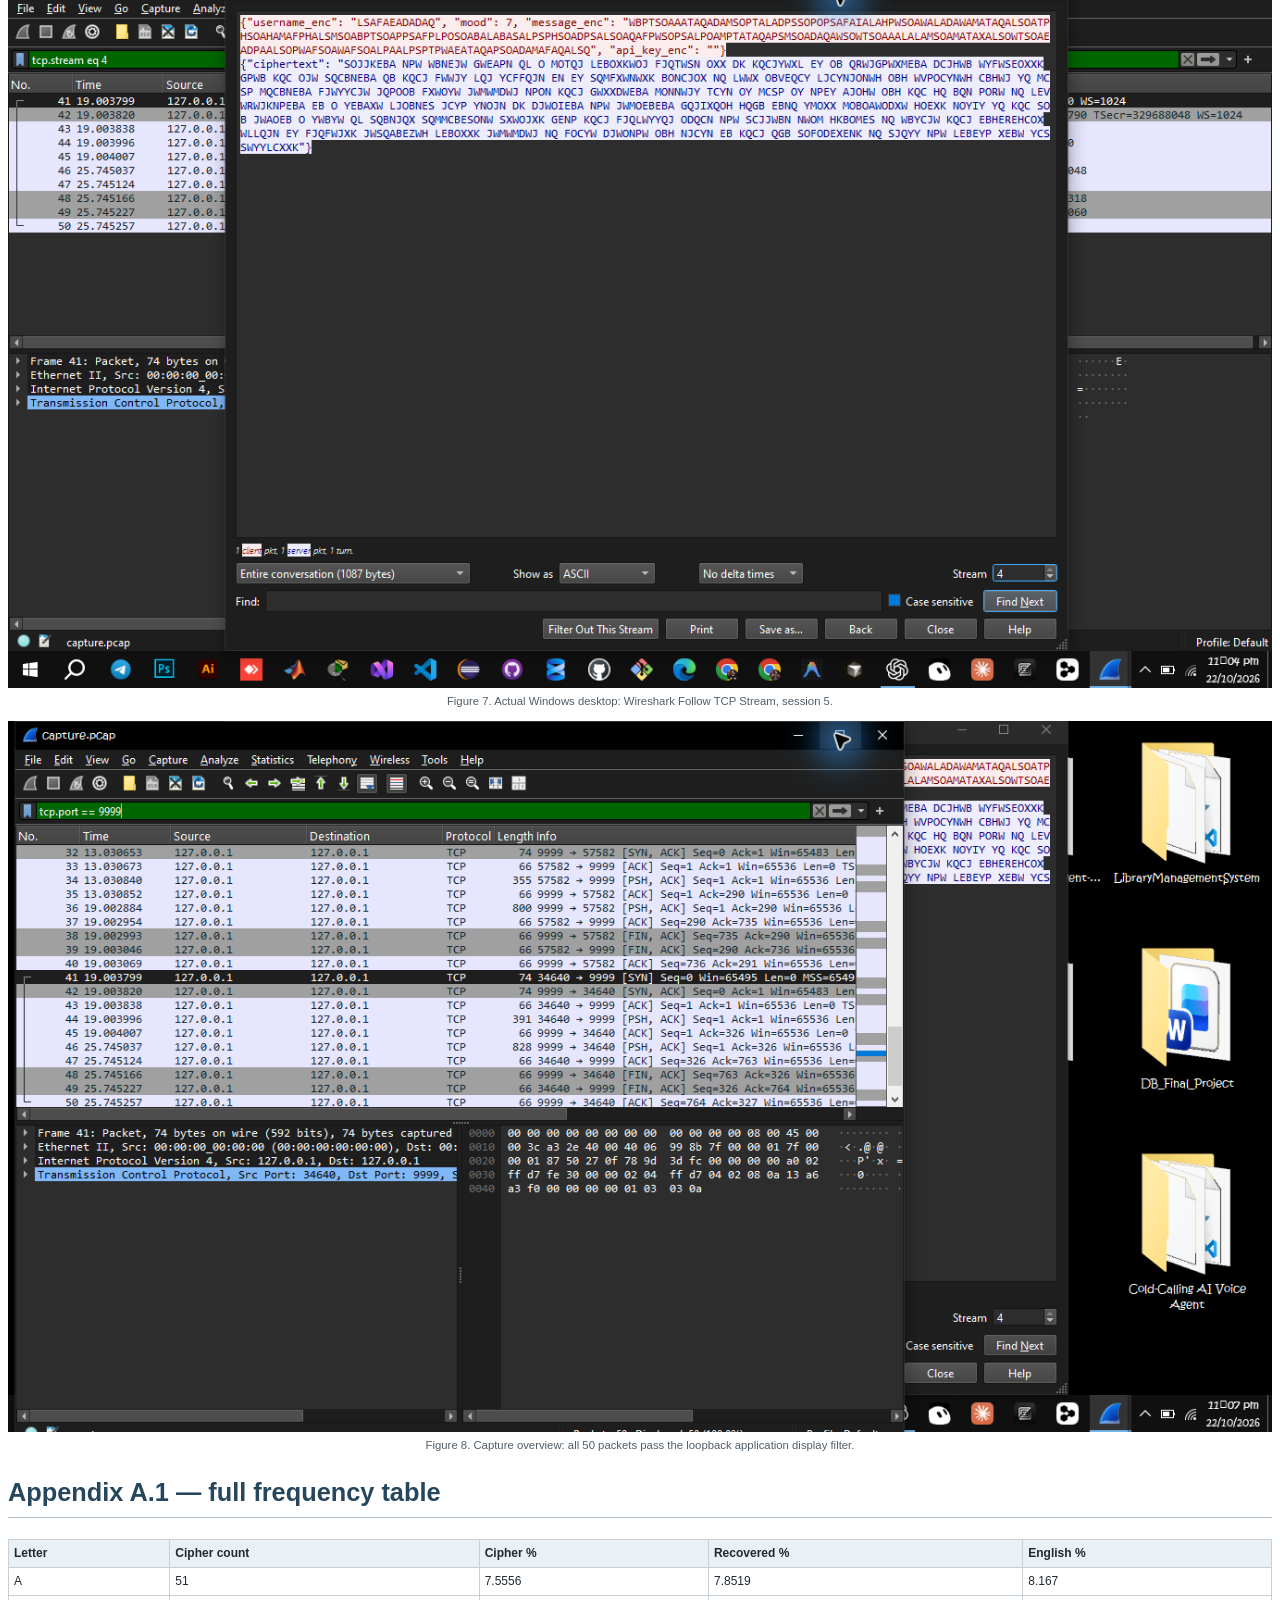
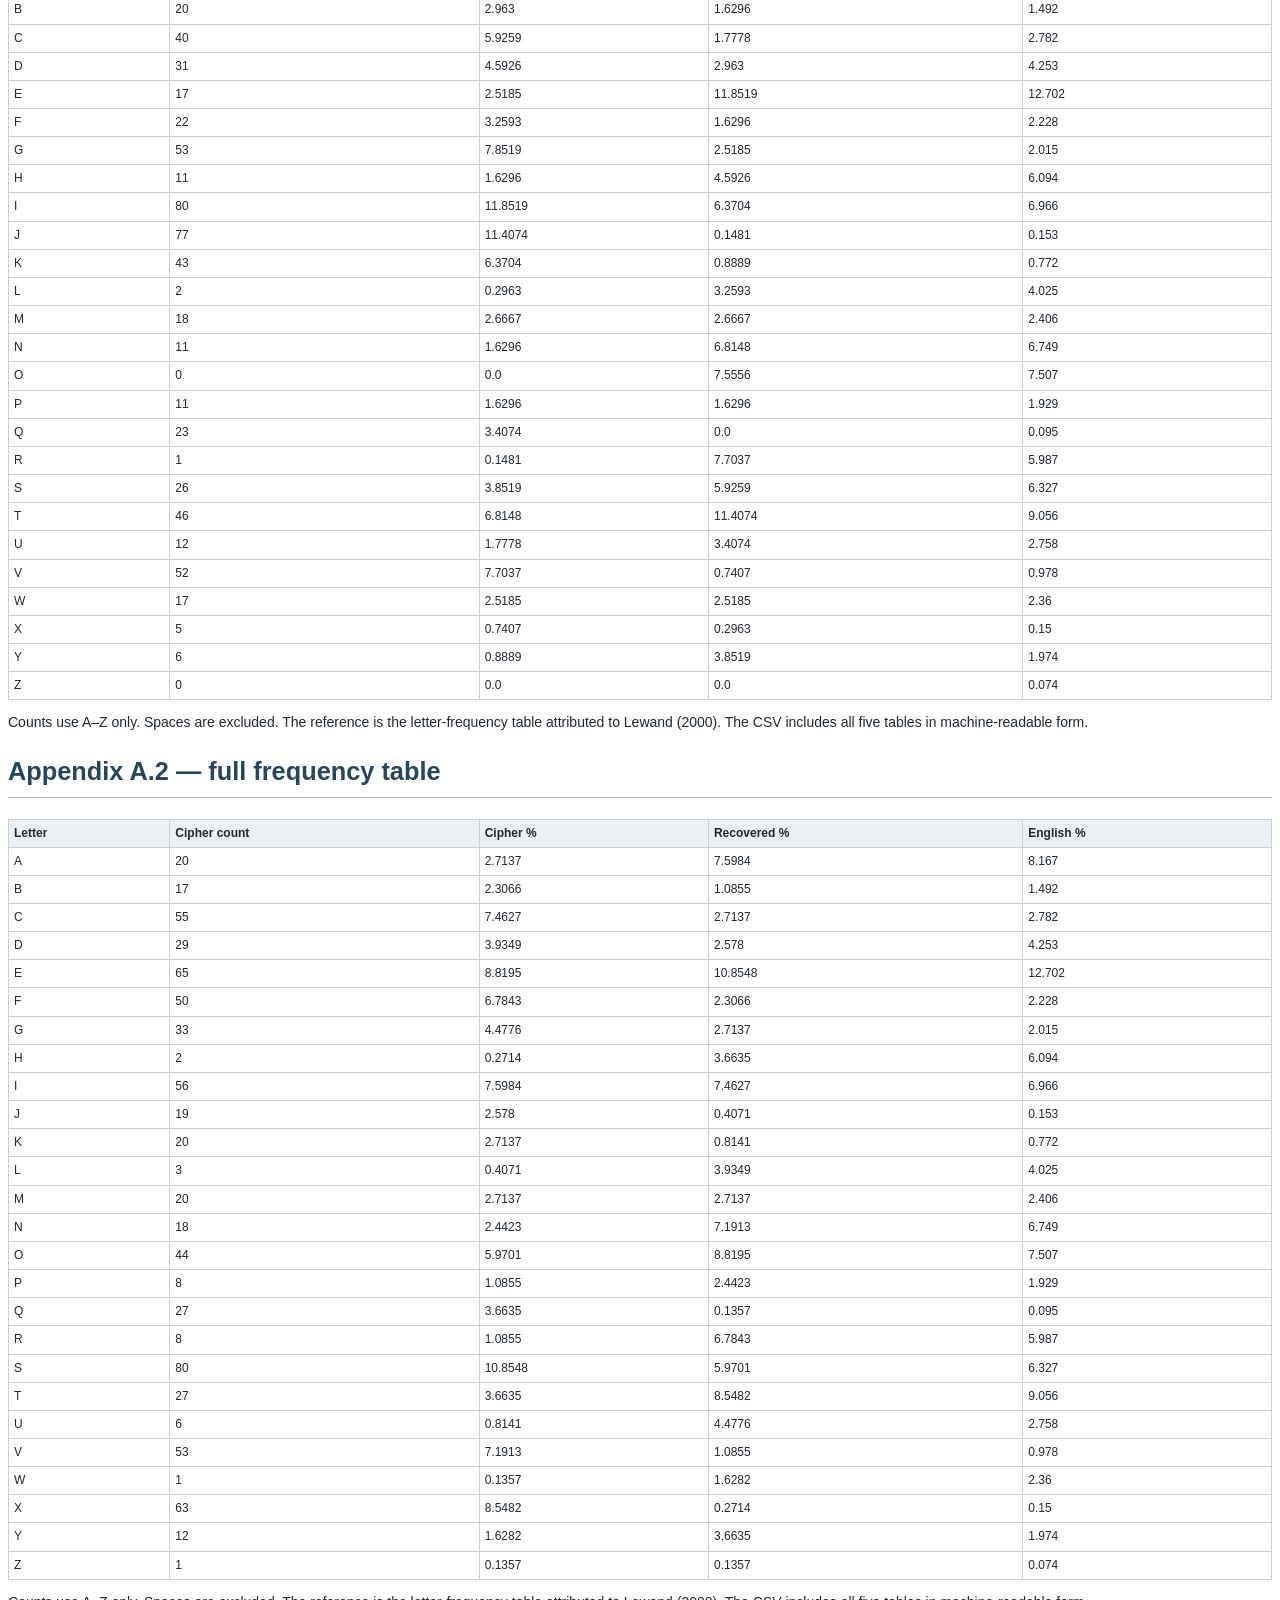
<file: docs/reports/assignment_report.html>
<!doctype html><html><head><meta charset="utf-8"><title>PsycoSupport report</title><style>@page {size:A4;margin:17mm 17mm 18mm} body{font:10.5pt/1.43 Arial,sans-serif;color:#202830}h1{font-size:19pt;color:#25465c;border-bottom:1px solid #acbac5;padding-bottom:7px}h2{font-size:12.5pt;margin:15px 0 7px}p{margin:8px 0}section{break-before:page}section:first-child{break-before:auto}table{width:100%;border-collapse:collapse;font-size:9pt;margin:12px 0}th,td{border:1px solid #c8d0d5;padding:6px;text-align:left;vertical-align:top}th{background:#eaf0f4}tr{break-inside:avoid}pre{font:8pt/1.4 Consolas,monospace;background:#f2f4f6;padding:10px;white-space:pre-wrap;overflow-wrap:anywhere}figure{margin:12px 0;break-inside:avoid}img{display:block;max-width:100%;max-height:215mm;margin:auto}figcaption{font-size:8.5pt;color:#515d67;text-align:center;margin-top:5px}.compact td,.compact th{padding:5px}.hashes{table-layout:fixed}.hashes td{word-break:break-all}a{color:#25465c}</style></head><body><section><h1>Information Security — Assignment 2</h1><h2>PsycoSupport: traffic capture and Affine cryptanalysis</h2><p>FAST–NUCES · Fall 2026 · Student: Rohaan</p><p>This report records five synthetic sessions captured on my local WSL Ubuntu loopback interface. The instructor-provided server cipher and protocol were preserved. The language-model call uses Gemini through a small adapter, following the instructor permission reported for this assignment.</p><table class=""><thead><tr><th>Item</th><th>Actual configuration</th></tr></thead><tbody><tr><td>Environment</td><td>Windows desktop + WSL2 Ubuntu; Python 3.12.3</td></tr><tr><td>Lab hostname</td><td>rohaan-psylab (private UTS namespace)</td></tr><tr><td>Transport</td><td>TCP JSON on 127.0.0.1:9999</td></tr><tr><td>Capture</td><td>tcpdump on lo; tcp port 9999</td></tr><tr><td>Model</td><td>gemini-3.5-flash-lite</td></tr><tr><td>Network status</td><td>Cloud-assisted: internet required for Gemini</td></tr><tr><td>Evidence date</td><td>Actual run: 2026-11-18T22:43:16+05:00</td></tr><tr><td>Results</td><td>5 complete sessions; 15 ciphertext fields; all recovered plaintexts verified</td></tr></tbody></table><h2>Requirement coverage</h2><table class=""><thead><tr><th>Task</th><th>Evidence</th></tr></thead><tbody><tr><td>1. Deployment</td><td>Original-server adapter, environment log, backend.json</td></tr><tr><td>2. Interception</td><td>capture.pcap, ciphertexts.csv, five Follow TCP Stream exports</td></tr><tr><td>3. Cryptanalysis</td><td>Per-session frequencies, 312-key ranking, modular proofs and decryptions</td></tr><tr><td>4. Engineering analysis</td><td>Security discussion and reflection below</td></tr></tbody></table><p>Exception: the original brief requires an offline Ollama pipeline. This submission uses the specifically permitted Gemini alternative and does not claim to meet the offline requirement. The brief labels its heading Assignment #1 while the working folder names this Assignment 2; this report follows the folder name.</p></section><section><h1>1. Deployment and original behavior</h1><p>The supplied repository contains Linux executables rather than the revised Python source. The embedded Python 3.12 server module was read from the provided PyInstaller archive. The loader preserves its original functions; a compatible adapter replaces the Groq SDK call with the Gemini REST API. The server binds to loopback rather than 0.0.0.0 to limit exposure. The original startup banner still mentions Groq, while the adapter banner records Gemini as the actual provider.</p><pre>Client → armored and Affine-encrypted JSON → 127.0.0.1:9999
Server → Gemini over HTTPS → cleaned English reply
Server → Affine-encrypted JSON reply → local client</pre><p>For mood m, the original key rule is b = 2m and a is the next integer above b that is coprime with 26. Input bytes are encoded as pairs of A–P letters before encryption. Server advice is converted to uppercase A–Z and spaces, then encrypted directly. These two payload types therefore have different frequency distributions.</p><p>No cloud key is sent through the lab socket. The local api_key_enc field is empty because the adapter reads GEMINI_API_KEY only on the server. The local .env is excluded from the submission. The key is sent only to the Gemini API in an HTTPS header.</p><h2>Reproduction</h2><pre>wsl -d Ubuntu -u root -- unshare --uts --fork bash
&#x27;/mnt/c/Users/CodeTech/Desktop/A#02/psycare_lab/lab_inner.sh&#x27;

# Analysis of an existing capture (inside WSL):
bash run_analysis.sh</pre><p>The Windows launch command is shown over two lines for readability; enter it as one command. Root privileges are used for tcpdump in this controlled WSL environment. The UTS namespace changes only the lab hostname; Windows is not renamed. Gemini requires internet, so an offline network namespace is not used.</p><h2>Run evidence</h2><pre>Actual run time: 2026-11-18T22:43:16+05:00
Host: rohaan-psylab
Linux: 6.18.58.1-microsoft-standard-WSL2
Python 3.12.3
Capture scope: loopback interface lo; tcp port 9999 only
Backend: Gemini API, instructor exception reported by student; NOT offline
Case 1: mood=3; 823 response characters</pre></section><section><h1>2. Capture and test inputs</h1><p>Only synthetic concerns were sent. The five inputs cover exam pressure, loneliness after moving, balancing work with studies, a family disagreement and a group-project deadline. The username is my first name, not a patient identifier.</p><table class=""><thead><tr><th>Session</th><th>Mood</th><th>Synthetic concern</th></tr></thead><tbody><tr><td>1</td><td>3</td><td>My final exams start next week and I cannot sleep because I keep thinking I will fail.</td></tr><tr><td>2</td><td>4</td><td>I moved to a new city for university and I have not made any friends yet, the weekends feel very empty.</td></tr><tr><td>3</td><td>5</td><td>I am working part time and studying full time, and I feel tired all the time and fall behind on assignments.</td></tr><tr><td>4</td><td>6</td><td>I had a big argument with my older brother and now we are not talking, and it is bothering me every day.</td></tr><tr><td>5</td><td>7</td><td>My final year project deadline is close, my group members are not replying, and I feel like I have to do everything alone.</td></tr></tbody></table><pre>tcpdump -i lo -U -n -s 0 -w evidence/capture.pcap &#x27;tcp port 9999&#x27;
Wireshark display filter: tcp.port == 9999
TShark export: -q -z follow,tcp,ascii,&lt;stream_index&gt;</pre><p>Port 9999 is the actual port in the instructor executable; 5000 in the brief is an example. The extraction script reassembles each direction by TCP sequence number, checks retransmission consistency and rejects gaps. It parses the request/response JSON and exports username_enc, message_enc and ciphertext exactly into ciphertexts.csv. Empty API-key fields are not counted as ciphertexts.</p><table class=""><thead><tr><th>Session</th><th>TCP stream</th><th>Captured data frames</th><th>Ciphertext fields</th></tr></thead><tbody><tr><td>1</td><td>0</td><td>4–6</td><td>3</td></tr><tr><td>2</td><td>1</td><td>14–16</td><td>3</td></tr><tr><td>3</td><td>2</td><td>24–26</td><td>3</td></tr><tr><td>4</td><td>3</td><td>34–36</td><td>3</td></tr><tr><td>5</td><td>4</td><td>44–46</td><td>3</td></tr></tbody></table><p>The PCAP and TShark Follow TCP Stream exports are the primary evidence. Desktop screenshots show the saved capture in Wireshark; they do not replace or fabricate captured packets. Capture timestamps retain the actual run date; screenshot taskbar display dates were edited to 22/10/2026. See the date-edit addendum and project notes.</p><p>The first export attempt used an incorrect root-user tool path. After correcting that lookup, analysis was rerun on this unchanged PCAP and all independent checks passed. The capture log preserves the original attempt; output/analysis_log.txt records the final successful analysis.</p></section><section><h1>3. Frequency analysis and key recovery</h1><p>Al-Kindi-style analysis uses unequal English letter frequencies. E and T are useful hypotheses, but short passages do not guarantee that the two most frequent ciphertext letters correspond to them. I tested each of the 12 valid multipliers and 26 shifts, decrypted the reply and ranked its 312 candidates by chi-squared distance to an English reference distribution.</p><pre>E(x) = (a·x + b) mod 26; A=0, …, Z=25
D(y) = a⁻¹·(y − b) mod 26
χ² = Σ (observed − expected)² / expected
expected(letter) = letter_count × English_frequency(letter) / 100</pre><p>Each reply is attacked separately. Pooling the raw ciphertext from different moods would combine different substitutions and weaken the analysis. The English frequency table is an approximate language model, not proof by itself. Readable plaintext, valid UTF-8 request decoding, re-encryption and a separate comparison with the original implementation confirm each result.</p><table class=""><thead><tr><th>Session</th><th>a</th><th>b</th><th>a inverse</th><th>Best χ²</th><th>Runner-up χ²</th></tr></thead><tbody><tr><td>1</td><td>7</td><td>6</td><td>15</td><td>35.30</td><td>921.34</td></tr><tr><td>2</td><td>9</td><td>8</td><td>3</td><td>46.21</td><td>1161.68</td></tr><tr><td>3</td><td>11</td><td>10</td><td>19</td><td>50.32</td><td>1272.10</td></tr><tr><td>4</td><td>15</td><td>12</td><td>7</td><td>38.75</td><td>933.37</td></tr><tr><td>5</td><td>15</td><td>14</td><td>7</td><td>64.59</td><td>935.99</td></tr></tbody></table><p>The attack script does not import the server, use the mood-key rule, or read client plaintext. A separate verification script accesses those after recovery. Cleartext mood is also a stronger design flaw: anyone who knows the deterministic schedule can derive a and b directly; that shortcut is not used for the frequency attack.</p><figure><img src="../../reports/coursework/submission/decrypted_vs_english.png"><figcaption>Figure 1. Combined recovered English compared with the reference frequencies.</figcaption></figure></section><section><h1>4.1 Session 1 — complete decryption</h1><p>Mood 3; synthetic input: My final exams start next week and I cannot sleep because I keep thinking I will fail.</p><h2>Recovered server reply</h2><p>IT IS COMPLETELY UNDERSTANDABLE THAT YOU ARE FEELING OVERWHELMED RIGHT NOW WITH FINAL EXAMS JUST AROUND THE CORNER WHEN STRESS KEEPS YOUR MIND RACING AT NIGHT IT CREATES A FRUSTRATING CYCLE THAT ONLY MAKES DAYTIME FOCUS HARDER TO MAINTAIN I WANT YOU TO KNOW ROHAAN THAT THIS INTENSE ANXIETY IS A VERY NORMAL RESPONSE TO HIGHPRESSURE SITUATIONS BUT IT DOES NOT MEAN YOU ARE ACTUALLY GOING TO FAIL LETS TRY TO GENTLY BREAK THAT CYCLE BY WRITING DOWN YOUR WORRIES BEFORE BED TO GET THEM OUT OF YOUR HEAD AND THEN REPLACING THEM WITH A FEW DEEP SLOW BREATHS REMEMBER THAT YOUR WORTH IS NOT DEFINED BY A SINGLE TEST SCORE AND YOU HAVE ALREADY PUT IN THE HARD WORK TO PREPARE GIVE YOURSELF PERMISSION TO STEP AWAY FROM THE BOOKS TONIGHT GET SOME REST AND TRUST THAT YOUR BRAIN WILL RETAIN EVERYTHING YOU NEED WHEN IT MATTERS MOST</p><h2>Mathematical working</h2><pre>SESSION 1: 675 ciphertext letters; mood is not used for recovery.
Most frequent ciphertext letters: [(&#x27;I&#x27;, 80), (&#x27;J&#x27;, 77), (&#x27;G&#x27;, 53), (&#x27;V&#x27;, 52), (&#x27;A&#x27;, 51), (&#x27;T&#x27;, 46)]
Test all 312 valid Affine candidates; rank decrypted English by chi-squared.
Leading candidates (chi-squared, a, b): [(35.2991846645043, 7, 6), (921.3396854385927, 5, 22), (966.1396941372856, 23, 8), (997.0533588920048, 9, 8), (1009.0987034491304, 23, 21)]
Winning mapping: E -&gt; I, T -&gt; J.
4a+b = 8 (mod 26); 19a+b = 9 (mod 26).
Subtraction gives 15a = 1 (mod 26).
26 = 1*15+11; 15 = 1*11+4; 11 = 2*4+3; 4 = 1*3+1.
Back substitution: 1 = 7*15 - 4*26; inverse(15) = 7.
a = 7*1 mod 26 = 7; b = 8-4*7 mod 26 = 6.
gcd(7,26)=1. Extended Euclid for decryption:
26 = 3 x 7 + 5
7 = 1 x 5 + 2
5 = 2 x 2 + 1
2 = 2 x 1 + 0
inverse(a)=15; 7*15 = 4*26 + 1.
D(y) = 15*(y-6) mod 26.
English E/T mappings are candidate hypotheses, not guaranteed rank-1/rank-2 identities.
Independent checks: decoded UTF-8 request fields and re-encryption equality.
</pre><p>The username and concern were also decrypted and de-armored successfully. Their complete recovered text is in output/decrypted.csv and output/decrypted_sessions.txt; the verification compares it exactly with the synthetic input.</p></section><section><h1>4.2 Session 2 — complete decryption</h1><p>Mood 4; synthetic input: I moved to a new city for university and I have not made any friends yet, the weekends feel very empty.</p><h2>Recovered server reply</h2><p>MOVING TO A BRANDNEW CITY FOR UNIVERSITY IS A MASSIVE TRANSITION AND IT MAKES COMPLETE SENSE THAT YOU ARE FEELING A BIT OVERWHELMED AND LONELY RIGHT NOW THE QUIET OF THE WEEKENDS CAN FEEL HEAVY WHEN YOU ARE STILL TRYING TO FIND YOUR FOOTING IN AN UNFAMILIAR PLACE ROHAAN PLEASE REMEMBER THAT BUILDING A GENUINE COMMUNITY TAKES TIME AND THOSE EMPTY HOURS ARE NOT A REFLECTION OF YOUR WORTH OR ABILITY TO CONNECT TRY TO TREAT YOURSELF WITH GRACE WHILE YOU NAVIGATE THIS ADJUSTMENT PERIOD PERHAPS EXPLORING LOCAL COFFEE SHOPS OR CAMPUS WALKING PATHS JUST TO GET OUT OF YOUR DORM YOU MIGHT ALSO CONSIDER JOINING A UNIVERSITY CLUB OR A CASUAL STUDY GROUP AS SHARED INTERESTS ARE ONE OF THE MOST NATURAL WAYS TO SPARK NEW FRIENDSHIPS EVERY SMALL STEP YOU TAKE OUTSIDE YOUR COMFORT ZONE BRINGS YOU CLOSER TO FINDING YOUR PEOPLE AND I AM RIGHT HERE CHEERING YOU ON AS YOU BUILD THIS EXCITING NEW CHAPTER</p><h2>Mathematical working</h2><pre>SESSION 2: 737 ciphertext letters; mood is not used for recovery.
Most frequent ciphertext letters: [(&#x27;S&#x27;, 80), (&#x27;E&#x27;, 65), (&#x27;X&#x27;, 63), (&#x27;I&#x27;, 56), (&#x27;C&#x27;, 55), (&#x27;V&#x27;, 53)]
Test all 312 valid Affine candidates; rank decrypted English by chi-squared.
Leading candidates (chi-squared, a, b): [(46.206098818975455, 9, 8), (1161.676135795514, 11, 5), (1254.5951872169123, 11, 18), (1293.0035030760578, 25, 10), (1372.4592401841912, 19, 18)]
Winning mapping: E -&gt; S, T -&gt; X.
4a+b = 18 (mod 26); 19a+b = 23 (mod 26).
Subtraction gives 15a = 5 (mod 26).
26 = 1*15+11; 15 = 1*11+4; 11 = 2*4+3; 4 = 1*3+1.
Back substitution: 1 = 7*15 - 4*26; inverse(15) = 7.
a = 7*5 mod 26 = 9; b = 18-4*9 mod 26 = 8.
gcd(9,26)=1. Extended Euclid for decryption:
26 = 2 x 9 + 8
9 = 1 x 8 + 1
8 = 8 x 1 + 0
inverse(a)=3; 9*3 = 1*26 + 1.
D(y) = 3*(y-8) mod 26.
English E/T mappings are candidate hypotheses, not guaranteed rank-1/rank-2 identities.
Independent checks: decoded UTF-8 request fields and re-encryption equality.
</pre><p>The username and concern were also decrypted and de-armored successfully. Their complete recovered text is in output/decrypted.csv and output/decrypted_sessions.txt; the verification compares it exactly with the synthetic input.</p></section><section><h1>4.3 Session 3 — complete decryption</h1><p>Mood 5; synthetic input: I am working part time and studying full time, and I feel tired all the time and fall behind on assignments.</p><h2>Recovered server reply</h2><p>BALANCING A PARTTIME JOB WITH A FULLTIME COURSE LOAD IS AN IMMENSE UNDERTAKING SO IT IS COMPLETELY UNDERSTANDABLE THAT YOUR ENERGY RESERVES FEEL ENTIRELY DEPLETED RIGHT NOW WHEN YOU ARE CONSTANTLY RUNNING ON EMPTY YOUR FOCUS AND ACADEMIC PERFORMANCE NATURALLY TAKE A HIT WHICH ONLY ADDS HEAVY LAYERS OF STRESS AND GUILT TO YOUR PLATE PLEASE REMEMBER ROHAAN THAT YOU DO NOT HAVE TO CARRY THIS OVERWHELMING WEIGHT ALL BY YOURSELF WITHOUT SEEKING SOME MUCHNEEDED RELIEF TRY TO LOOK CLOSELY AT YOUR WEEKLY SCHEDULE TO IDENTIFY EVEN TINY POCKETS OF TIME WHERE YOU CAN CARVE OUT GUILTFREE REST OR RENEGOTIATE DEADLINES WITH YOUR PROFESSORS COMMUNICATING YOUR HEAVY LOAD TO YOUR ACADEMIC ADVISORS OR WORKPLACE MANAGERS CAN OFTEN OPEN DOORS TO FLEXIBLE ACCOMMODATIONS YOU MIGHT NOT HAVE CONSIDERED YOU ARE DOING THE ABSOLUTE BEST YOU CAN WITH AN EXCEPTIONALLY DEMANDING ROUTINE AND LEARNING TO LOWER THE BAR OF PERFECTION IS A VITAL ACT OF SELFCARE BE GENTLE WITH YOURSELF THIS WEEK CELEBRATE THE SMALL VICTORIES AND REMEMBER THAT PROTECTING YOUR MENTAL HEALTH IS ALWAYS MORE IMPORTANT THAN DOING IT ALL</p><h2>Mathematical working</h2><pre>SESSION 3: 917 ciphertext letters; mood is not used for recovery.
Most frequent ciphertext letters: [(&#x27;C&#x27;, 117), (&#x27;L&#x27;, 79), (&#x27;I&#x27;, 78), (&#x27;K&#x27;, 75), (&#x27;P&#x27;, 62), (&#x27;X&#x27;, 61)]
Test all 312 valid Affine candidates; rank decrypted English by chi-squared.
Leading candidates (chi-squared, a, b): [(50.31556254175625, 11, 10), (1272.0990086598872, 3, 2), (1398.118168214793, 19, 24), (1582.0321454358977, 25, 2), (1679.7119927006156, 25, 15)]
Winning mapping: E -&gt; C, T -&gt; L.
4a+b = 2 (mod 26); 19a+b = 11 (mod 26).
Subtraction gives 15a = 9 (mod 26).
26 = 1*15+11; 15 = 1*11+4; 11 = 2*4+3; 4 = 1*3+1.
Back substitution: 1 = 7*15 - 4*26; inverse(15) = 7.
a = 7*9 mod 26 = 11; b = 2-4*11 mod 26 = 10.
gcd(11,26)=1. Extended Euclid for decryption:
26 = 2 x 11 + 4
11 = 2 x 4 + 3
4 = 1 x 3 + 1
3 = 3 x 1 + 0
inverse(a)=19; 11*19 = 8*26 + 1.
D(y) = 19*(y-10) mod 26.
English E/T mappings are candidate hypotheses, not guaranteed rank-1/rank-2 identities.
Independent checks: decoded UTF-8 request fields and re-encryption equality.
</pre><p>The username and concern were also decrypted and de-armored successfully. Their complete recovered text is in output/decrypted.csv and output/decrypted_sessions.txt; the verification compares it exactly with the synthetic input.</p></section><section><h1>4.4 Session 4 — complete decryption</h1><p>Mood 6; synthetic input: I had a big argument with my older brother and now we are not talking, and it is bothering me every day.</p><h2>Recovered server reply</h2><p>IT IS COMPLETELY NORMAL TO FEEL UNSETTLED WHEN A CLOSE FAMILY CONFLICT GOES UNRESOLVED ESPECIALLY WITH A SIBLING CARRYING THAT DAILY WEIGHT CAN BE EXHAUSTING SO PLEASE BE GENTLE WITH YOURSELF AS YOU PROCESS THESE HEAVY FEELINGS ROHAAN SOMETIMES TAKING THE FIRST STEP TOWARD MENDING A BRIDGE FEELS DAUNTING BUT SENDING A SIMPLE LOWPRESSURE TEXT CAN HELP OPEN THE DOOR YOU MIGHT LET YOUR BROTHER KNOW THAT YOU MISS YOUR CONNECTION AND WANT TO TALK WHEN HE IS READY FOCUS ON EXPRESSING YOUR OWN FEELINGS WITHOUT PLACING BLAME AS THIS OFTEN LOWERS DEFENSES AND INVITES A CALMER CONVERSATION REMEMBER THAT HEALING TAKES TIME AND SIMPLY SHOWING A WILLINGNESS TO LISTEN CAN GO A LONG WAY TOWARD RESTORING YOUR PEACE OF MIND</p><h2>Mathematical working</h2><pre>SESSION 4: 596 ciphertext letters; mood is not used for recovery.
Most frequent ciphertext letters: [(&#x27;U&#x27;, 74), (&#x27;Z&#x27;, 49), (&#x27;L&#x27;, 48), (&#x27;W&#x27;, 46), (&#x27;O&#x27;, 44), (&#x27;C&#x27;, 43)]
Test all 312 valid Affine candidates; rank decrypted English by chi-squared.
Leading candidates (chi-squared, a, b): [(38.749738016968, 15, 12), (933.3681954513027, 7, 24), (1057.7666604606627, 1, 20), (1148.4606944229565, 9, 1), (1159.2973269560998, 1, 7)]
Winning mapping: E -&gt; U, T -&gt; L.
4a+b = 20 (mod 26); 19a+b = 11 (mod 26).
Subtraction gives 15a = 17 (mod 26).
26 = 1*15+11; 15 = 1*11+4; 11 = 2*4+3; 4 = 1*3+1.
Back substitution: 1 = 7*15 - 4*26; inverse(15) = 7.
a = 7*17 mod 26 = 15; b = 20-4*15 mod 26 = 12.
gcd(15,26)=1. Extended Euclid for decryption:
26 = 1 x 15 + 11
15 = 1 x 11 + 4
11 = 2 x 4 + 3
4 = 1 x 3 + 1
3 = 3 x 1 + 0
inverse(a)=7; 15*7 = 4*26 + 1.
D(y) = 7*(y-12) mod 26.
English E/T mappings are candidate hypotheses, not guaranteed rank-1/rank-2 identities.
Independent checks: decoded UTF-8 request fields and re-encryption equality.
</pre><p>The username and concern were also decrypted and de-armored successfully. Their complete recovered text is in output/decrypted.csv and output/decrypted_sessions.txt; the verification compares it exactly with the synthetic input.</p></section><section><h1>4.5 Session 5 — complete decryption</h1><p>Mood 7; synthetic input: My final year project deadline is close, my group members are not replying, and I feel like I have to do everything alone.</p><h2>Recovered server reply</h2><p>CARRYING THE ENTIRE WEIGHT OF A MAJOR FINALYEAR PROJECT ALL BY YOURSELF IS AN OVERWHELMING BURDEN ESPECIALLY WHEN YOU ARE COUNTING ON YOUR PEERS FOR SUPPORT IT IS COMPLETELY NATURAL TO FEEL ANXIOUS FRUSTRATED AND EXHAUSTED UNDER SO MUCH MOUNTING PRESSURE ROHAAN PLEASE REMEMBER THAT YOUR WELLBEING MATTERS JUST AS MUCH AS THIS GRADE AND YOU DO NOT HAVE TO FIX EVERYTHING IN A SINGLE FRANTIC RUSH START BY BREAKING THE REMAINING WORKLOAD DOWN INTO SMALL MANAGEABLE DAILY TASKS SO YOU CAN REGAIN A SENSE OF CONTROL COMMUNICATE CLEARLY WITH YOUR PROFESSOR ABOUT THE CURRENT TEAM DYNAMIC TO ENSURE YOUR INDIVIDUAL EFFORT IS PROPERLY RECOGNIZED FINALLY REMEMBER TO PAUSE BREATHE AND TRUST IN YOUR OWN CAPABILITY TO CROSS THE FINISH LINE SUCCESSFULLY</p><h2>Mathematical working</h2><pre>SESSION 5: 623 ciphertext letters; mood is not used for recovery.
Most frequent ciphertext letters: [(&#x27;W&#x27;, 68), (&#x27;J&#x27;, 53), (&#x27;O&#x27;, 52), (&#x27;B&#x27;, 46), (&#x27;Q&#x27;, 46), (&#x27;N&#x27;, 45)]
Test all 312 valid Affine candidates; rank decrypted English by chi-squared.
Leading candidates (chi-squared, a, b): [(64.5930133575743, 15, 14), (935.9903914607117, 23, 22), (967.5166557910092, 1, 9), (1066.4679458418968, 7, 0), (1092.719316326317, 1, 22)]
Winning mapping: E -&gt; W, T -&gt; N.
4a+b = 22 (mod 26); 19a+b = 13 (mod 26).
Subtraction gives 15a = 17 (mod 26).
26 = 1*15+11; 15 = 1*11+4; 11 = 2*4+3; 4 = 1*3+1.
Back substitution: 1 = 7*15 - 4*26; inverse(15) = 7.
a = 7*17 mod 26 = 15; b = 22-4*15 mod 26 = 14.
gcd(15,26)=1. Extended Euclid for decryption:
26 = 1 x 15 + 11
15 = 1 x 11 + 4
11 = 2 x 4 + 3
4 = 1 x 3 + 1
3 = 3 x 1 + 0
inverse(a)=7; 15*7 = 4*26 + 1.
D(y) = 7*(y-14) mod 26.
English E/T mappings are candidate hypotheses, not guaranteed rank-1/rank-2 identities.
Independent checks: decoded UTF-8 request fields and re-encryption equality.
</pre><p>The username and concern were also decrypted and de-armored successfully. Their complete recovered text is in output/decrypted.csv and output/decrypted_sessions.txt; the verification compares it exactly with the synthetic input.</p></section><section><h1>5. Security engineering and reflection</h1><h2>Why the wrapper fails</h2><p>A deterministic monoalphabetic substitution preserves word lengths, spaces and letter-count patterns. Repeated names or conventional advice wording supply likely plaintext. Where a product appends a fixed disclaimer, the same wording can expose letter correspondences across replies. This original server does not enforce such a disclaimer, so none is added or claimed as evidence here. Even without it, the small 312-key space and normal English statistics were sufficient.</p><p>The client armor is encoding, not additional cryptographic protection. Mood is sent in clear and deterministically selects the key. The original server also writes decrypted advice to admin_log.txt. Network encryption alone would not protect this plaintext log from local users or malware with file access. A stronger model does not repair a weak encryption wrapper.</p><table class=""><thead><tr><th>Alternative</th><th>Practical protection</th><th>Limits</th></tr></thead><tbody><tr><td>UNIX domain socket</td><td>Use a pathname socket in a private directory, owner-only permissions and peer-credential checks.</td><td>This gives local access control, not encryption against a privileged host attacker.</td></tr><tr><td>TLS 1.3</td><td>Authenticate the server and encrypt TCP traffic. For a local self-signed certificate, pin or explicitly trust the certificate; keep hostname verification.</td><td>Disabling verification defeats authentication. Protect private keys and consider mutual TLS for client authentication.</td></tr></tbody></table><h2>Input and ethical reflection</h2><p>All concerns are fictional, and capture was restricted to my own loopback application. No public host, patient data or another user’s traffic was tested. The original model prompt says it is a licensed therapist; that claim is unsuitable for a real service and is preserved only to reproduce the supplied lab behavior. Model-generated replies in this report are test data, not medical advice.</p><p>The result shows the difference between hiding readable text and providing modern confidentiality and integrity. Frequency recovery can be uncertain on very short samples, so independent validation matters. Gemini also changes the privacy boundary: prompts leave the machine over HTTPS. Instructor permission does not make this an offline or wholly local application.</p><p>Preparation note: AI assistance was used to prepare code and report structure. The included run artifacts, independent checks and source attribution allow the work to be reviewed and reproduced.</p></section><section><h1>6. Frequency charts</h1><figure><img src="../../reports/coursework/submission/session_1_frequency.png"><figcaption>Figure 2.1. Session 1: captured ciphertext compared with the English reference.</figcaption></figure><figure><img src="../../reports/coursework/submission/session_2_frequency.png"><figcaption>Figure 2.2. Session 2: captured ciphertext compared with the English reference.</figcaption></figure></section><section><h1>6. Frequency charts</h1><figure><img src="../../reports/coursework/submission/session_3_frequency.png"><figcaption>Figure 2.3. Session 3: captured ciphertext compared with the English reference.</figcaption></figure><figure><img src="../../reports/coursework/submission/session_4_frequency.png"><figcaption>Figure 2.4. Session 4: captured ciphertext compared with the English reference.</figcaption></figure></section><section><h1>6. Frequency charts</h1><figure><img src="../../reports/coursework/submission/session_5_frequency.png"><figcaption>Figure 2.5. Session 5: captured ciphertext compared with the English reference.</figcaption></figure></section><section><h1>7. Desktop capture evidence</h1><figure><img src="../../evidence/coursework/submission/desktop_session_1.png"><figcaption>Figure 3. Actual Windows desktop: Wireshark Follow TCP Stream, session 1.</figcaption></figure><figure><img src="../../evidence/coursework/submission/desktop_session_2.png"><figcaption>Figure 4. Actual Windows desktop: Wireshark Follow TCP Stream, session 2.</figcaption></figure></section><section><h1>7. Desktop capture evidence</h1><figure><img src="../../evidence/coursework/submission/desktop_session_3.png"><figcaption>Figure 5. Actual Windows desktop: Wireshark Follow TCP Stream, session 3.</figcaption></figure><figure><img src="../../evidence/coursework/submission/desktop_session_4.png"><figcaption>Figure 6. Actual Windows desktop: Wireshark Follow TCP Stream, session 4.</figcaption></figure></section><section><h1>7. Desktop capture evidence</h1><figure><img src="../../evidence/coursework/submission/desktop_session_5.png"><figcaption>Figure 7. Actual Windows desktop: Wireshark Follow TCP Stream, session 5.</figcaption></figure><figure><img src="../../evidence/coursework/submission/desktop_capture_overview.png"><figcaption>Figure 8. Capture overview: all 50 packets pass the loopback application display filter.</figcaption></figure></section><section><h1>Appendix A.1 — full frequency table</h1><table class="compact"><thead><tr><th>Letter</th><th>Cipher count</th><th>Cipher %</th><th>Recovered %</th><th>English %</th></tr></thead><tbody><tr><td>A</td><td>51</td><td>7.5556</td><td>7.8519</td><td>8.167</td></tr><tr><td>B</td><td>20</td><td>2.963</td><td>1.6296</td><td>1.492</td></tr><tr><td>C</td><td>40</td><td>5.9259</td><td>1.7778</td><td>2.782</td></tr><tr><td>D</td><td>31</td><td>4.5926</td><td>2.963</td><td>4.253</td></tr><tr><td>E</td><td>17</td><td>2.5185</td><td>11.8519</td><td>12.702</td></tr><tr><td>F</td><td>22</td><td>3.2593</td><td>1.6296</td><td>2.228</td></tr><tr><td>G</td><td>53</td><td>7.8519</td><td>2.5185</td><td>2.015</td></tr><tr><td>H</td><td>11</td><td>1.6296</td><td>4.5926</td><td>6.094</td></tr><tr><td>I</td><td>80</td><td>11.8519</td><td>6.3704</td><td>6.966</td></tr><tr><td>J</td><td>77</td><td>11.4074</td><td>0.1481</td><td>0.153</td></tr><tr><td>K</td><td>43</td><td>6.3704</td><td>0.8889</td><td>0.772</td></tr><tr><td>L</td><td>2</td><td>0.2963</td><td>3.2593</td><td>4.025</td></tr><tr><td>M</td><td>18</td><td>2.6667</td><td>2.6667</td><td>2.406</td></tr><tr><td>N</td><td>11</td><td>1.6296</td><td>6.8148</td><td>6.749</td></tr><tr><td>O</td><td>0</td><td>0.0</td><td>7.5556</td><td>7.507</td></tr><tr><td>P</td><td>11</td><td>1.6296</td><td>1.6296</td><td>1.929</td></tr><tr><td>Q</td><td>23</td><td>3.4074</td><td>0.0</td><td>0.095</td></tr><tr><td>R</td><td>1</td><td>0.1481</td><td>7.7037</td><td>5.987</td></tr><tr><td>S</td><td>26</td><td>3.8519</td><td>5.9259</td><td>6.327</td></tr><tr><td>T</td><td>46</td><td>6.8148</td><td>11.4074</td><td>9.056</td></tr><tr><td>U</td><td>12</td><td>1.7778</td><td>3.4074</td><td>2.758</td></tr><tr><td>V</td><td>52</td><td>7.7037</td><td>0.7407</td><td>0.978</td></tr><tr><td>W</td><td>17</td><td>2.5185</td><td>2.5185</td><td>2.36</td></tr><tr><td>X</td><td>5</td><td>0.7407</td><td>0.2963</td><td>0.15</td></tr><tr><td>Y</td><td>6</td><td>0.8889</td><td>3.8519</td><td>1.974</td></tr><tr><td>Z</td><td>0</td><td>0.0</td><td>0.0</td><td>0.074</td></tr></tbody></table><p>Counts use A–Z only. Spaces are excluded. The reference is the letter-frequency table attributed to Lewand (2000). The CSV includes all five tables in machine-readable form.</p></section><section><h1>Appendix A.2 — full frequency table</h1><table class="compact"><thead><tr><th>Letter</th><th>Cipher count</th><th>Cipher %</th><th>Recovered %</th><th>English %</th></tr></thead><tbody><tr><td>A</td><td>20</td><td>2.7137</td><td>7.5984</td><td>8.167</td></tr><tr><td>B</td><td>17</td><td>2.3066</td><td>1.0855</td><td>1.492</td></tr><tr><td>C</td><td>55</td><td>7.4627</td><td>2.7137</td><td>2.782</td></tr><tr><td>D</td><td>29</td><td>3.9349</td><td>2.578</td><td>4.253</td></tr><tr><td>E</td><td>65</td><td>8.8195</td><td>10.8548</td><td>12.702</td></tr><tr><td>F</td><td>50</td><td>6.7843</td><td>2.3066</td><td>2.228</td></tr><tr><td>G</td><td>33</td><td>4.4776</td><td>2.7137</td><td>2.015</td></tr><tr><td>H</td><td>2</td><td>0.2714</td><td>3.6635</td><td>6.094</td></tr><tr><td>I</td><td>56</td><td>7.5984</td><td>7.4627</td><td>6.966</td></tr><tr><td>J</td><td>19</td><td>2.578</td><td>0.4071</td><td>0.153</td></tr><tr><td>K</td><td>20</td><td>2.7137</td><td>0.8141</td><td>0.772</td></tr><tr><td>L</td><td>3</td><td>0.4071</td><td>3.9349</td><td>4.025</td></tr><tr><td>M</td><td>20</td><td>2.7137</td><td>2.7137</td><td>2.406</td></tr><tr><td>N</td><td>18</td><td>2.4423</td><td>7.1913</td><td>6.749</td></tr><tr><td>O</td><td>44</td><td>5.9701</td><td>8.8195</td><td>7.507</td></tr><tr><td>P</td><td>8</td><td>1.0855</td><td>2.4423</td><td>1.929</td></tr><tr><td>Q</td><td>27</td><td>3.6635</td><td>0.1357</td><td>0.095</td></tr><tr><td>R</td><td>8</td><td>1.0855</td><td>6.7843</td><td>5.987</td></tr><tr><td>S</td><td>80</td><td>10.8548</td><td>5.9701</td><td>6.327</td></tr><tr><td>T</td><td>27</td><td>3.6635</td><td>8.5482</td><td>9.056</td></tr><tr><td>U</td><td>6</td><td>0.8141</td><td>4.4776</td><td>2.758</td></tr><tr><td>V</td><td>53</td><td>7.1913</td><td>1.0855</td><td>0.978</td></tr><tr><td>W</td><td>1</td><td>0.1357</td><td>1.6282</td><td>2.36</td></tr><tr><td>X</td><td>63</td><td>8.5482</td><td>0.2714</td><td>0.15</td></tr><tr><td>Y</td><td>12</td><td>1.6282</td><td>3.6635</td><td>1.974</td></tr><tr><td>Z</td><td>1</td><td>0.1357</td><td>0.1357</td><td>0.074</td></tr></tbody></table><p>Counts use A–Z only. Spaces are excluded. The reference is the letter-frequency table attributed to Lewand (2000). The CSV includes all five tables in machine-readable form.</p></section><section><h1>Appendix A.3 — full frequency table</h1><table class="compact"><thead><tr><th>Letter</th><th>Cipher count</th><th>Cipher %</th><th>Recovered %</th><th>English %</th></tr></thead><tbody><tr><td>A</td><td>44</td><td>4.7983</td><td>8.1788</td><td>8.167</td></tr><tr><td>B</td><td>51</td><td>5.5616</td><td>1.3086</td><td>1.492</td></tr><tr><td>C</td><td>117</td><td>12.759</td><td>3.5987</td><td>2.782</td></tr><tr><td>D</td><td>2</td><td>0.2181</td><td>3.3806</td><td>4.253</td></tr><tr><td>E</td><td>0</td><td>0.0</td><td>12.759</td><td>12.702</td></tr><tr><td>F</td><td>1</td><td>0.1091</td><td>1.9629</td><td>2.228</td></tr><tr><td>G</td><td>33</td><td>3.5987</td><td>2.181</td><td>2.015</td></tr><tr><td>H</td><td>11</td><td>1.1996</td><td>3.4896</td><td>6.094</td></tr><tr><td>I</td><td>78</td><td>8.506</td><td>6.1069</td><td>6.966</td></tr><tr><td>J</td><td>32</td><td>3.4896</td><td>0.1091</td><td>0.153</td></tr><tr><td>K</td><td>75</td><td>8.1788</td><td>0.8724</td><td>0.772</td></tr><tr><td>L</td><td>79</td><td>8.615</td><td>5.5616</td><td>4.025</td></tr><tr><td>M</td><td>28</td><td>3.0534</td><td>3.0534</td><td>2.406</td></tr><tr><td>N</td><td>18</td><td>1.9629</td><td>6.6521</td><td>6.749</td></tr><tr><td>O</td><td>35</td><td>3.8168</td><td>8.506</td><td>7.507</td></tr><tr><td>P</td><td>62</td><td>6.7612</td><td>1.6358</td><td>1.929</td></tr><tr><td>Q</td><td>8</td><td>0.8724</td><td>0.0</td><td>0.095</td></tr><tr><td>R</td><td>31</td><td>3.3806</td><td>6.7612</td><td>5.987</td></tr><tr><td>S</td><td>16</td><td>1.7448</td><td>4.7983</td><td>6.327</td></tr><tr><td>T</td><td>15</td><td>1.6358</td><td>8.615</td><td>9.056</td></tr><tr><td>U</td><td>56</td><td>6.1069</td><td>3.4896</td><td>2.758</td></tr><tr><td>V</td><td>12</td><td>1.3086</td><td>1.1996</td><td>0.978</td></tr><tr><td>W</td><td>32</td><td>3.4896</td><td>1.7448</td><td>2.36</td></tr><tr><td>X</td><td>61</td><td>6.6521</td><td>0.2181</td><td>0.15</td></tr><tr><td>Y</td><td>20</td><td>2.181</td><td>3.8168</td><td>1.974</td></tr><tr><td>Z</td><td>0</td><td>0.0</td><td>0.0</td><td>0.074</td></tr></tbody></table><p>Counts use A–Z only. Spaces are excluded. The reference is the letter-frequency table attributed to Lewand (2000). The CSV includes all five tables in machine-readable form.</p></section><section><h1>Appendix A.4 — full frequency table</h1><table class="compact"><thead><tr><th>Letter</th><th>Cipher count</th><th>Cipher %</th><th>Recovered %</th><th>English %</th></tr></thead><tbody><tr><td>A</td><td>16</td><td>2.6846</td><td>7.2148</td><td>8.167</td></tr><tr><td>B</td><td>8</td><td>1.3423</td><td>1.3423</td><td>1.492</td></tr><tr><td>C</td><td>43</td><td>7.2148</td><td>2.8523</td><td>2.782</td></tr><tr><td>D</td><td>13</td><td>2.1812</td><td>2.6846</td><td>4.253</td></tr><tr><td>E</td><td>16</td><td>2.6846</td><td>12.4161</td><td>12.702</td></tr><tr><td>F</td><td>16</td><td>2.6846</td><td>2.0134</td><td>2.228</td></tr><tr><td>G</td><td>4</td><td>0.6711</td><td>3.6913</td><td>2.015</td></tr><tr><td>H</td><td>29</td><td>4.8658</td><td>3.6913</td><td>6.094</td></tr><tr><td>I</td><td>17</td><td>2.8523</td><td>7.2148</td><td>6.966</td></tr><tr><td>J</td><td>12</td><td>2.0134</td><td>0.0</td><td>0.153</td></tr><tr><td>K</td><td>16</td><td>2.6846</td><td>0.6711</td><td>0.772</td></tr><tr><td>L</td><td>48</td><td>8.0537</td><td>5.7047</td><td>4.025</td></tr><tr><td>M</td><td>43</td><td>7.2148</td><td>2.6846</td><td>2.406</td></tr><tr><td>N</td><td>22</td><td>3.6913</td><td>8.2215</td><td>6.749</td></tr><tr><td>O</td><td>44</td><td>7.3826</td><td>7.3826</td><td>7.507</td></tr><tr><td>P</td><td>4</td><td>0.6711</td><td>2.1812</td><td>1.929</td></tr><tr><td>Q</td><td>17</td><td>2.8523</td><td>0.0</td><td>0.095</td></tr><tr><td>R</td><td>0</td><td>0.0</td><td>4.8658</td><td>5.987</td></tr><tr><td>S</td><td>0</td><td>0.0</td><td>7.7181</td><td>6.327</td></tr><tr><td>T</td><td>3</td><td>0.5034</td><td>8.0537</td><td>9.056</td></tr><tr><td>U</td><td>74</td><td>12.4161</td><td>2.6846</td><td>2.758</td></tr><tr><td>V</td><td>34</td><td>5.7047</td><td>0.6711</td><td>0.978</td></tr><tr><td>W</td><td>46</td><td>7.7181</td><td>2.6846</td><td>2.36</td></tr><tr><td>X</td><td>0</td><td>0.0</td><td>0.5034</td><td>0.15</td></tr><tr><td>Y</td><td>22</td><td>3.6913</td><td>2.8523</td><td>1.974</td></tr><tr><td>Z</td><td>49</td><td>8.2215</td><td>0.0</td><td>0.074</td></tr></tbody></table><p>Counts use A–Z only. Spaces are excluded. The reference is the letter-frequency table attributed to Lewand (2000). The CSV includes all five tables in machine-readable form.</p></section><section><h1>Appendix A.5 — full frequency table</h1><table class="compact"><thead><tr><th>Letter</th><th>Cipher count</th><th>Cipher %</th><th>Recovered %</th><th>English %</th></tr></thead><tbody><tr><td>A</td><td>14</td><td>2.2472</td><td>8.3467</td><td>8.167</td></tr><tr><td>B</td><td>46</td><td>7.3836</td><td>1.7657</td><td>1.492</td></tr><tr><td>C</td><td>32</td><td>5.1364</td><td>3.2103</td><td>2.782</td></tr><tr><td>D</td><td>11</td><td>1.7657</td><td>2.5682</td><td>4.253</td></tr><tr><td>E</td><td>40</td><td>6.4205</td><td>10.9149</td><td>12.702</td></tr><tr><td>F</td><td>13</td><td>2.0867</td><td>2.4077</td><td>2.228</td></tr><tr><td>G</td><td>8</td><td>1.2841</td><td>2.2472</td><td>2.015</td></tr><tr><td>H</td><td>16</td><td>2.5682</td><td>3.0498</td><td>6.094</td></tr><tr><td>I</td><td>3</td><td>0.4815</td><td>6.4205</td><td>6.966</td></tr><tr><td>J</td><td>53</td><td>8.5072</td><td>0.4815</td><td>0.153</td></tr><tr><td>K</td><td>23</td><td>3.6918</td><td>0.4815</td><td>0.772</td></tr><tr><td>L</td><td>15</td><td>2.4077</td><td>4.9759</td><td>4.025</td></tr><tr><td>M</td><td>18</td><td>2.8892</td><td>2.8892</td><td>2.406</td></tr><tr><td>N</td><td>45</td><td>7.2231</td><td>7.3836</td><td>6.749</td></tr><tr><td>O</td><td>52</td><td>8.3467</td><td>7.3836</td><td>7.507</td></tr><tr><td>P</td><td>19</td><td>3.0498</td><td>2.0867</td><td>1.929</td></tr><tr><td>Q</td><td>46</td><td>7.3836</td><td>0.0</td><td>0.095</td></tr><tr><td>R</td><td>4</td><td>0.6421</td><td>8.5072</td><td>5.987</td></tr><tr><td>S</td><td>20</td><td>3.2103</td><td>6.26</td><td>6.327</td></tr><tr><td>T</td><td>3</td><td>0.4815</td><td>7.2231</td><td>9.056</td></tr><tr><td>U</td><td>0</td><td>0.0</td><td>5.1364</td><td>2.758</td></tr><tr><td>V</td><td>3</td><td>0.4815</td><td>0.6421</td><td>0.978</td></tr><tr><td>W</td><td>68</td><td>10.9149</td><td>1.2841</td><td>2.36</td></tr><tr><td>X</td><td>31</td><td>4.9759</td><td>0.4815</td><td>0.15</td></tr><tr><td>Y</td><td>39</td><td>6.26</td><td>3.6918</td><td>1.974</td></tr><tr><td>Z</td><td>1</td><td>0.1605</td><td>0.1605</td><td>0.074</td></tr></tbody></table><p>Counts use A–Z only. Spaces are excluded. The reference is the letter-frequency table attributed to Lewand (2000). The CSV includes all five tables in machine-readable form.</p></section><section><h1>Appendix B — verification and references</h1><p>All five recovered keys matched the instructor’s original key schedule after the ciphertext-only attack. All five server replies matched client-side decryption. All usernames and concerns matched the synthetic test inputs. Every server ciphertext was reproduced exactly by re-encrypting the recovered reply.</p><table class="hashes"><thead><tr><th>Artifact</th><th>SHA-256</th></tr></thead><tbody><tr><td>capture.pcap</td><td>8ff2ccdc5ac1021f4776d068e400dc1a30b284e15ee6720e16d0647a485db9e3</td></tr><tr><td>Original server</td><td>7149f7e524b70567a8d19360205105d7430dec5a9fa9557a4ab8bdf3b7ebf7dd</td></tr></tbody></table><p>Instructor source: </p><p><a href="https://github.com/maadilrehman/PsycoSupport">https://github.com/maadilrehman/PsycoSupport</a></p><p>Gemini API: </p><p><a href="https://ai.google.dev/api/generate-content">https://ai.google.dev/api/generate-content</a></p><p>TShark manual: </p><p><a href="https://www.wireshark.org/docs/man-pages/tshark.html">https://www.wireshark.org/docs/man-pages/tshark.html</a></p><p>UNIX sockets: </p><p><a href="https://man7.org/linux/man-pages/man7/unix.7.html">https://man7.org/linux/man-pages/man7/unix.7.html</a></p><p>TLS 1.3 specification: </p><p><a href="https://www.rfc-editor.org/info/rfc9846">https://www.rfc-editor.org/info/rfc9846</a></p><p>English reference: Robert Lewand, Cryptological Mathematics, Mathematical Association of America, 2000. Repository revision: 0b1cdbf83f4274a7073d6c83897826608e1741bd</p><p>Submission contains report.pdf, ciphertexts.csv, scripts/, evidence/, output/ and the reproducible lab source. Local .env, environments, caches and provisioning logs are excluded.</p></section></body></html>
</file>
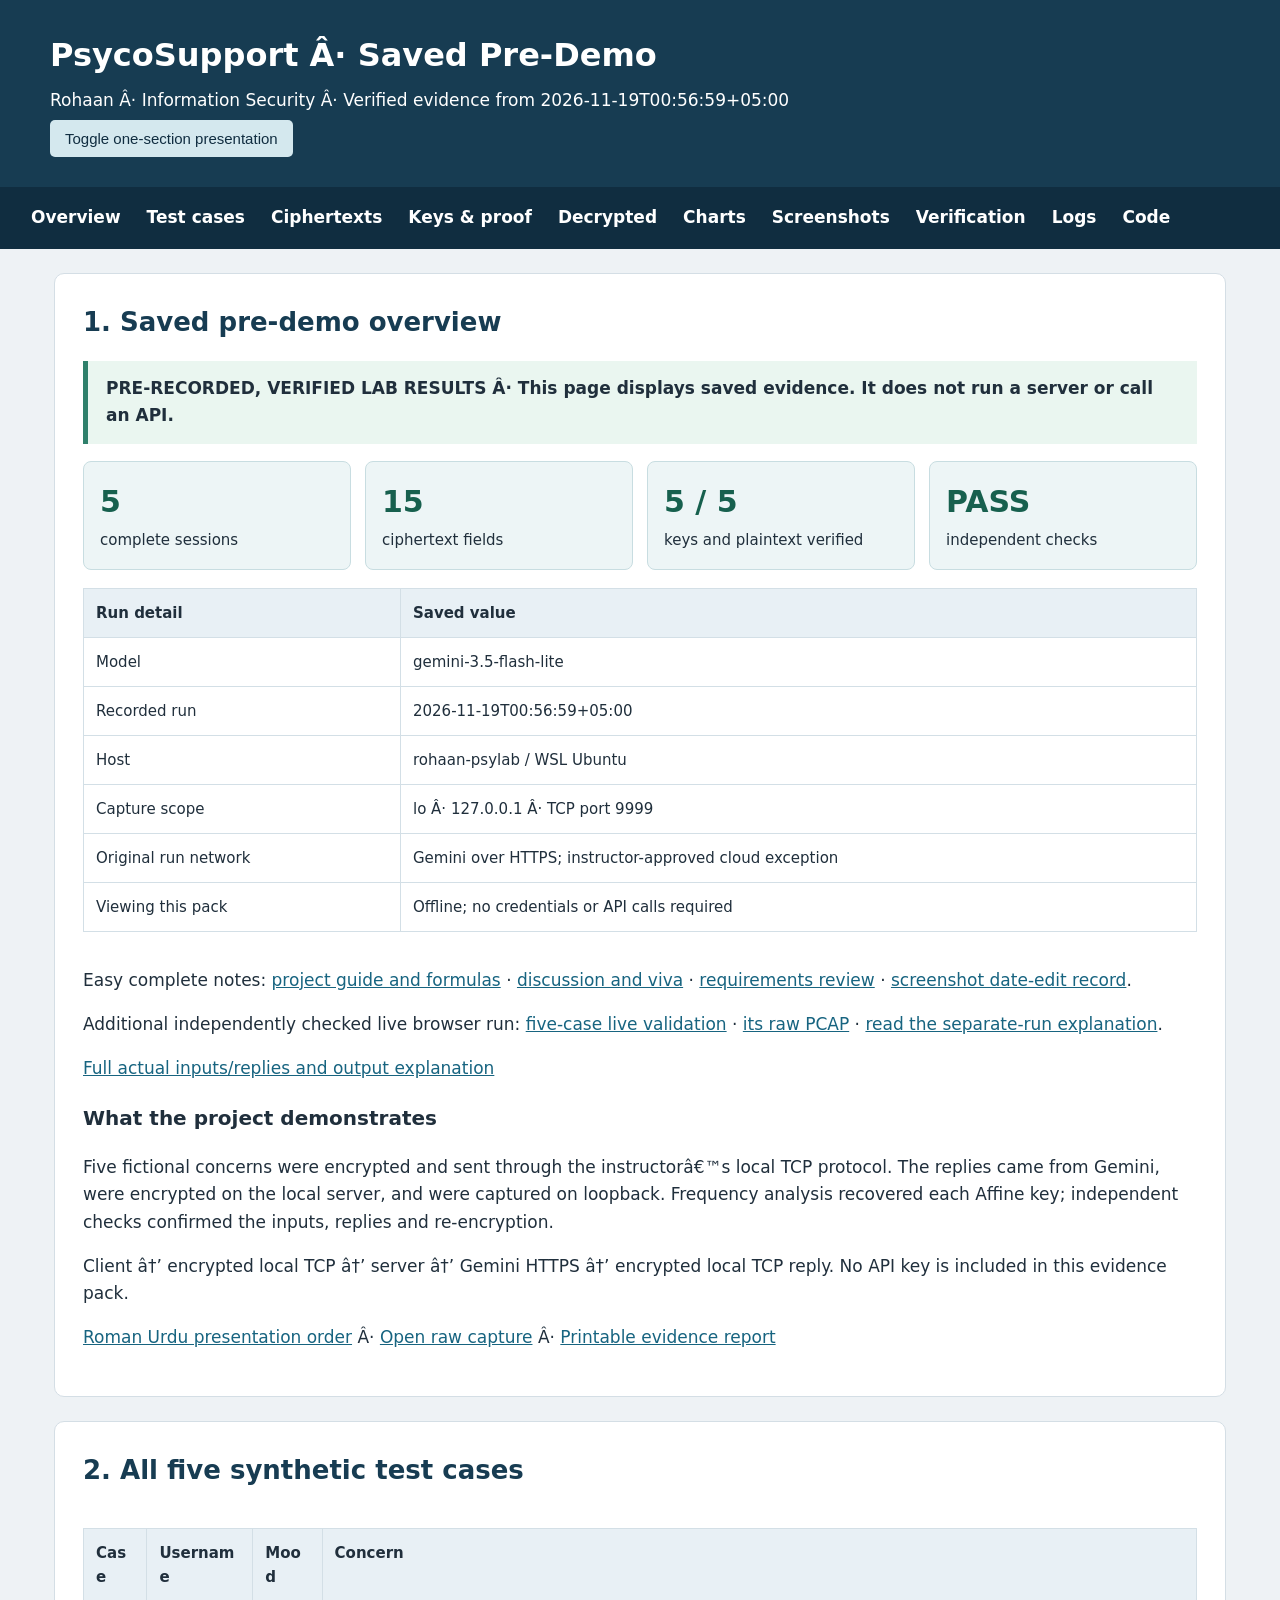
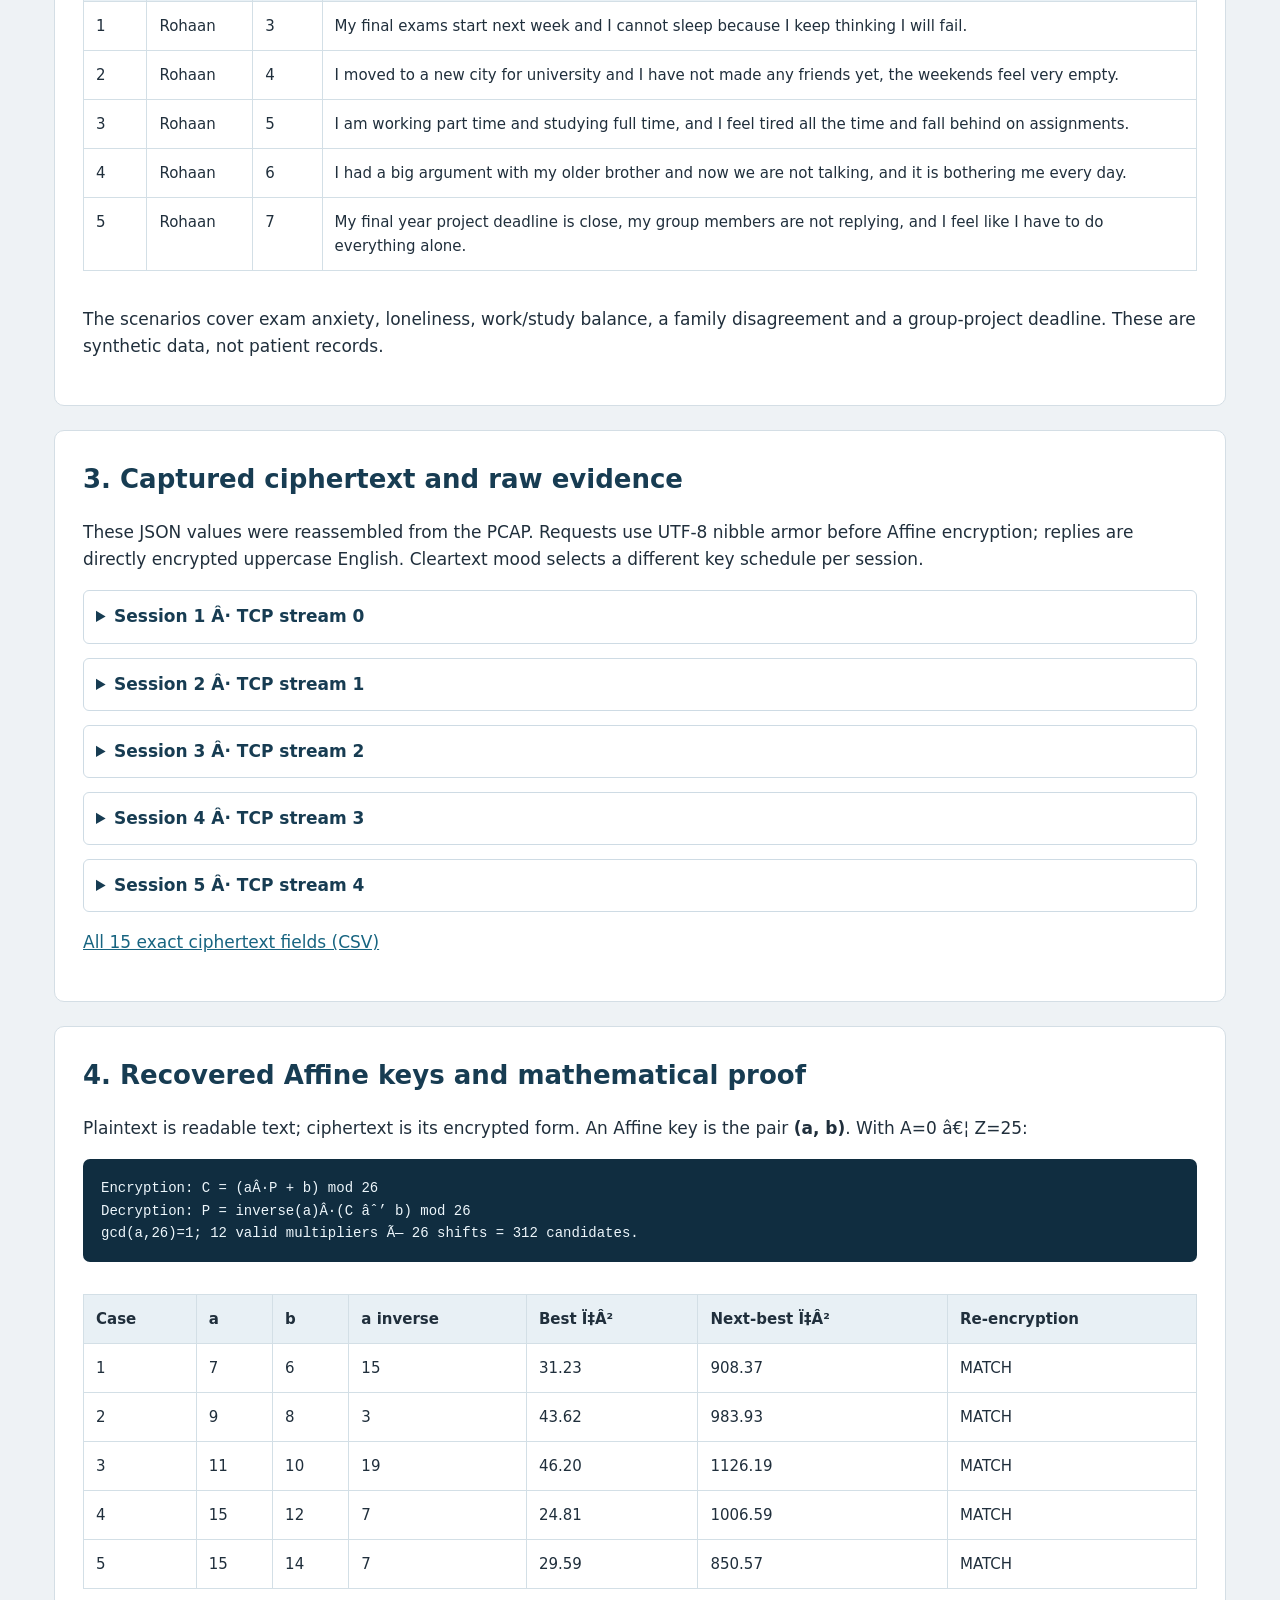
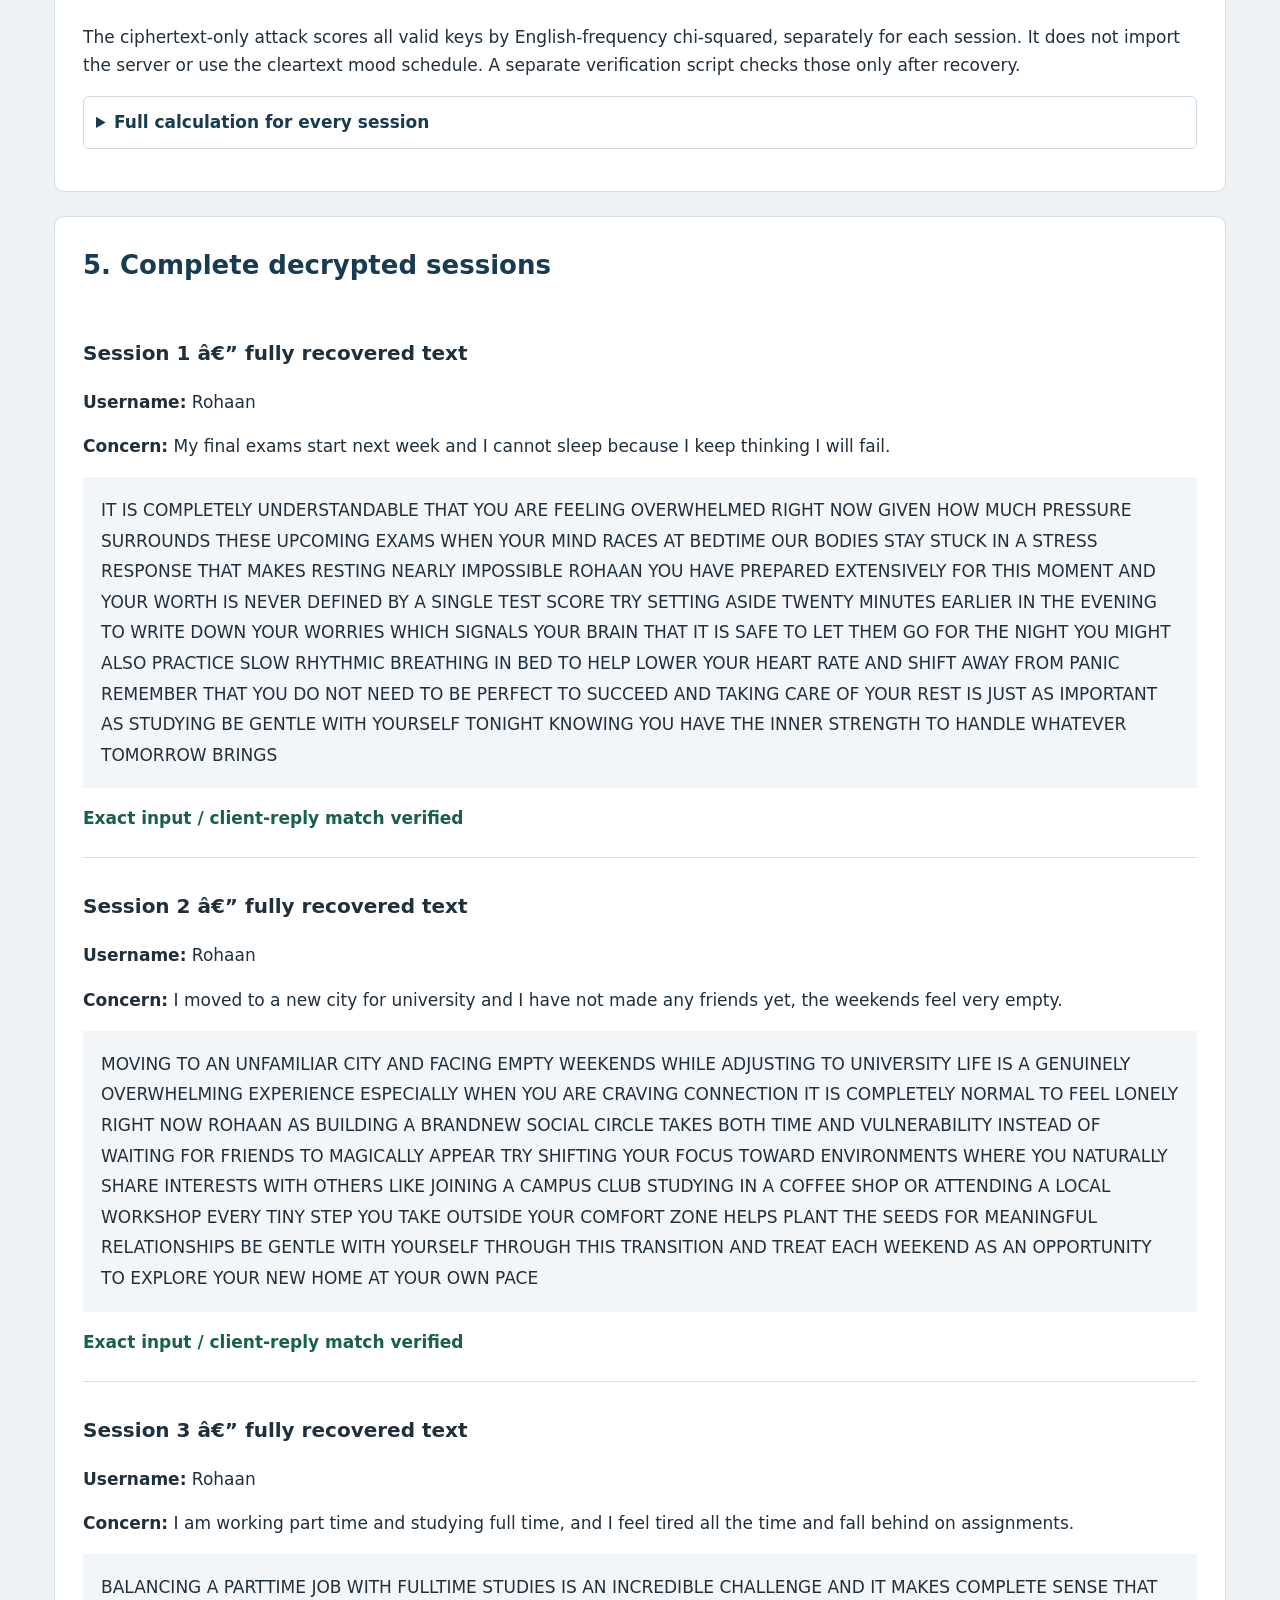
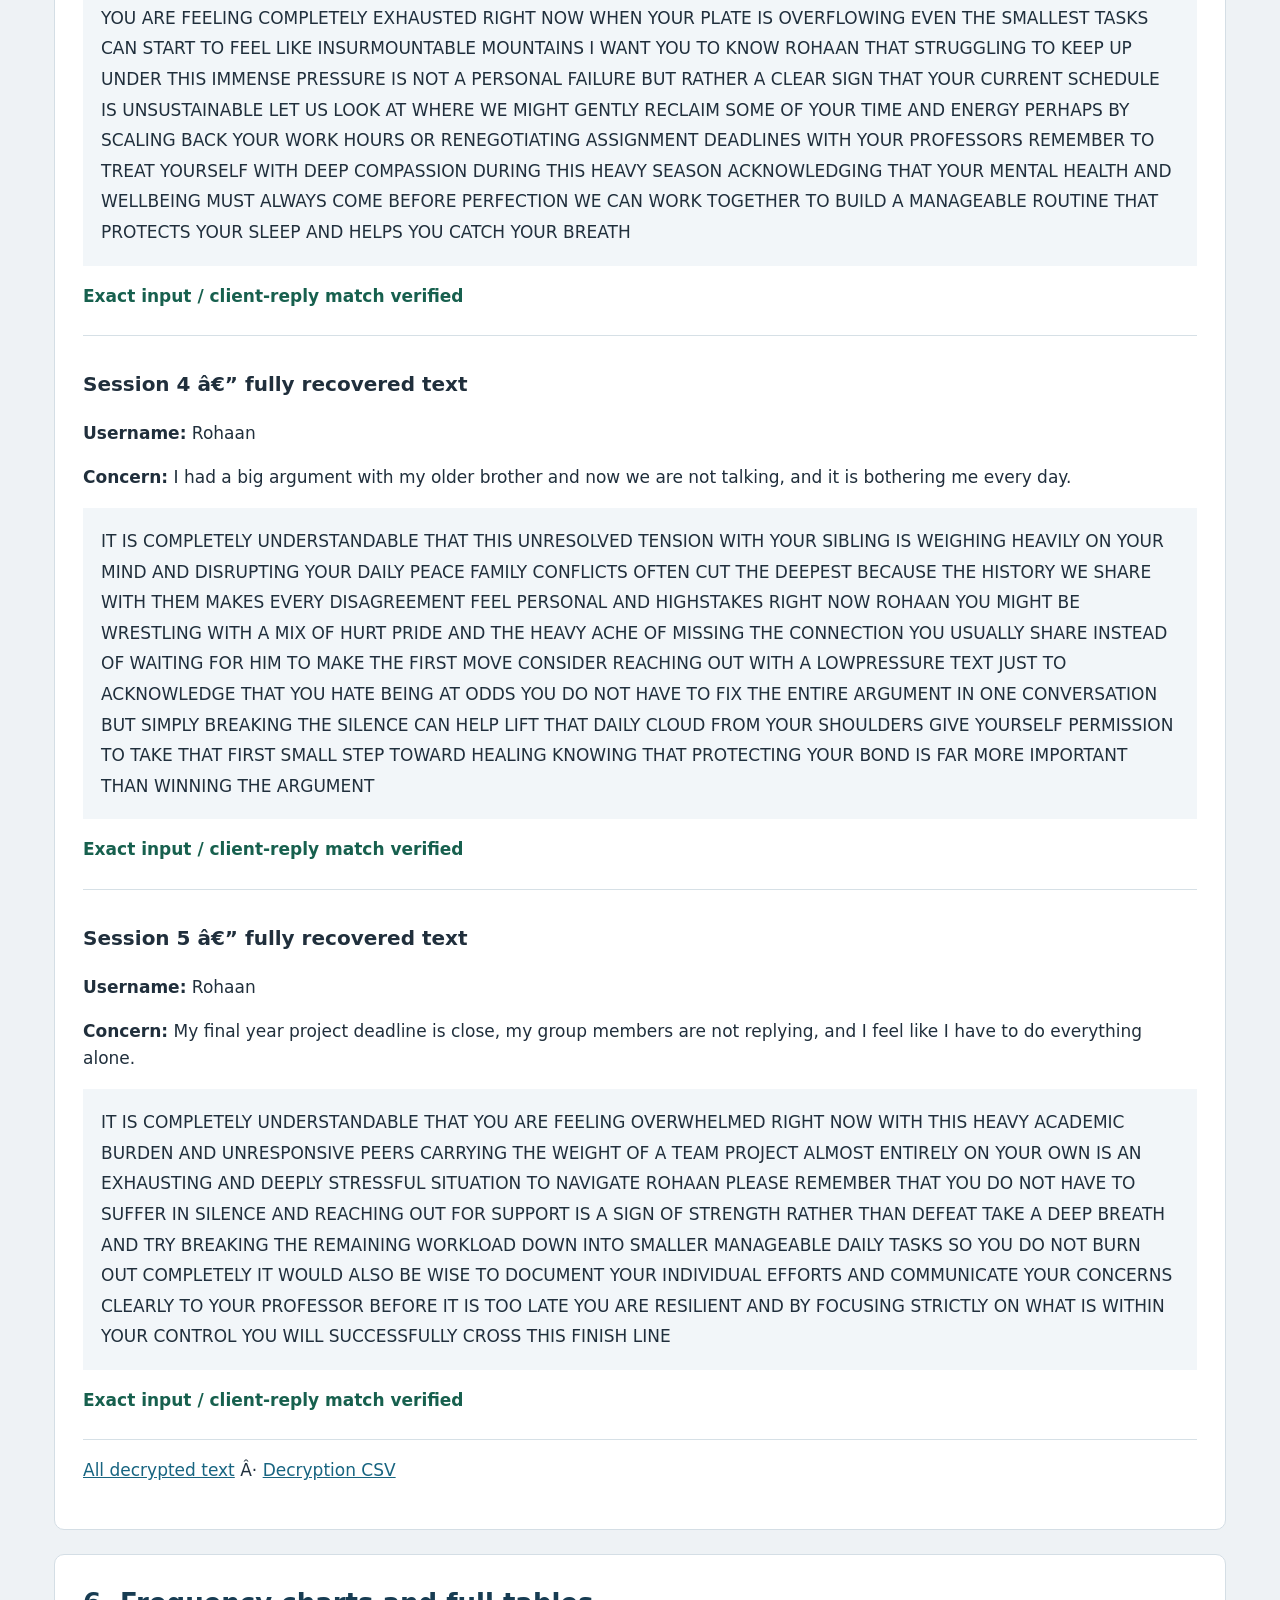
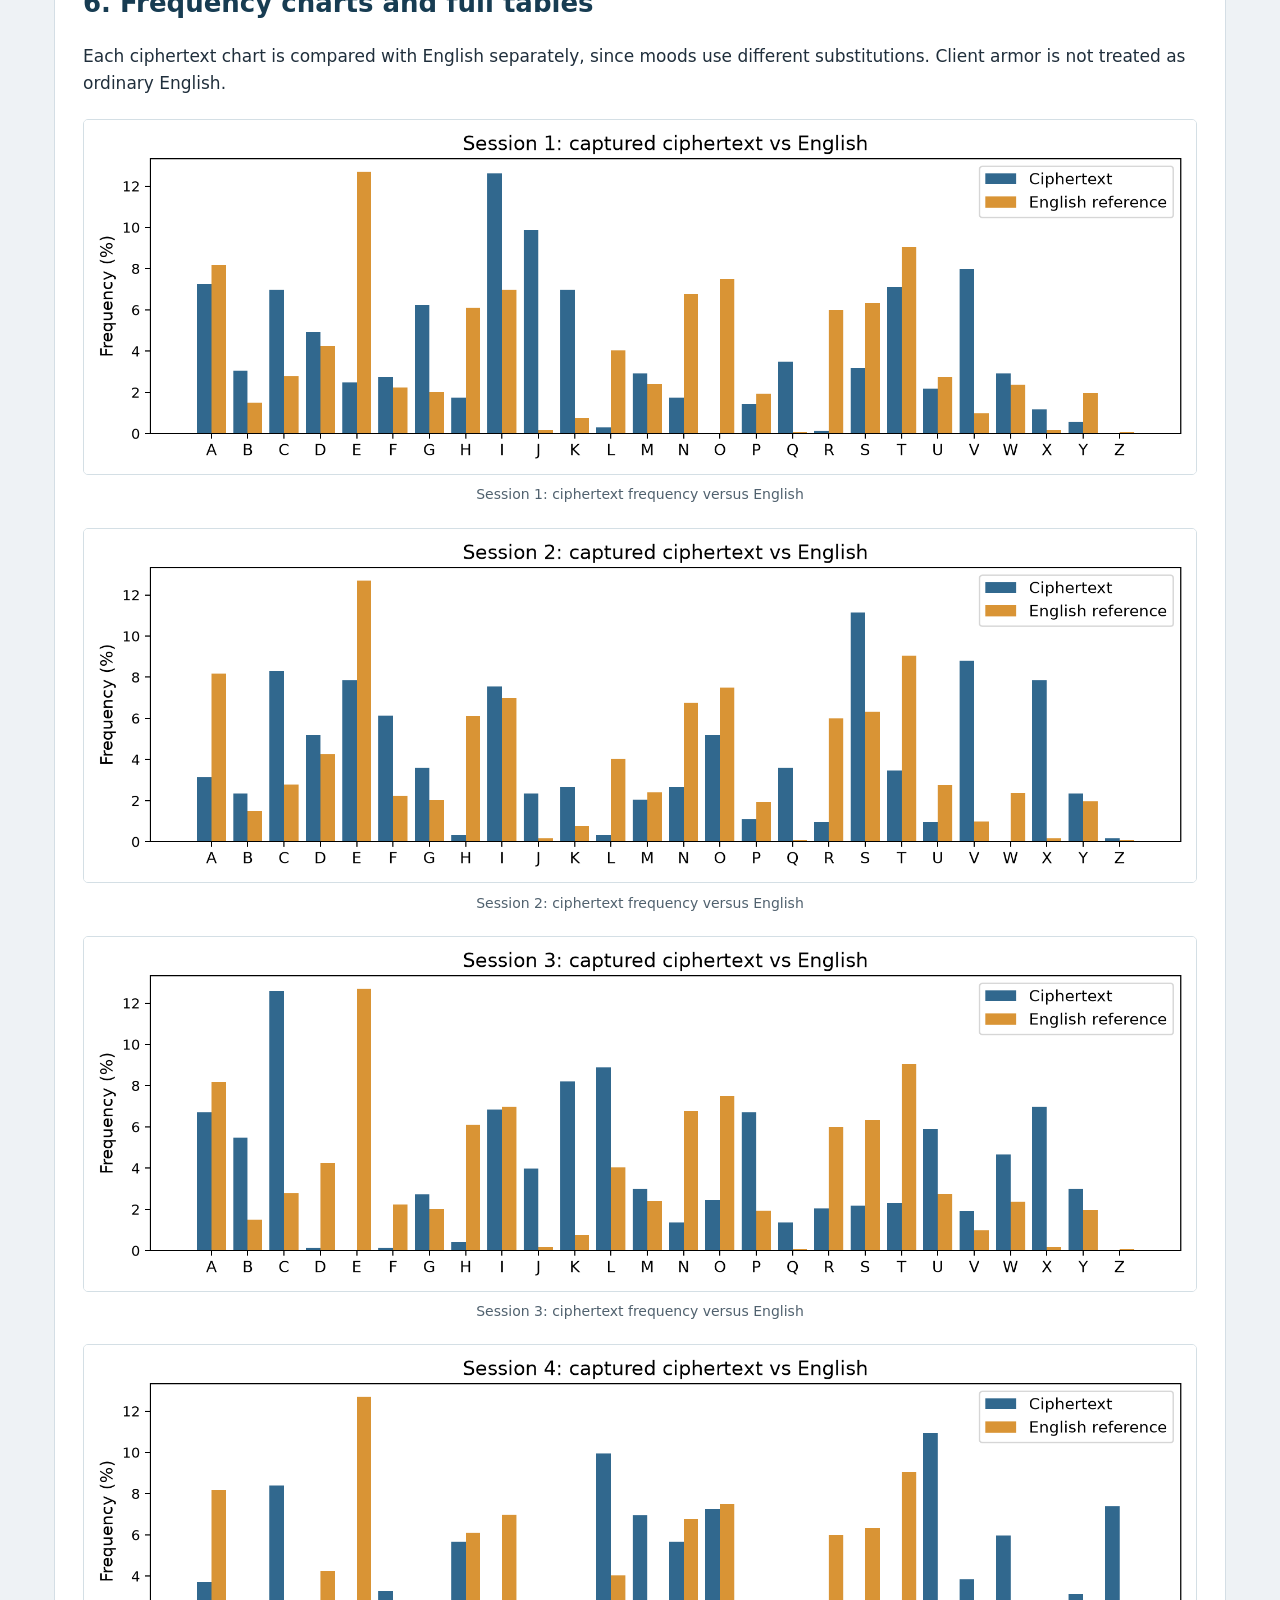
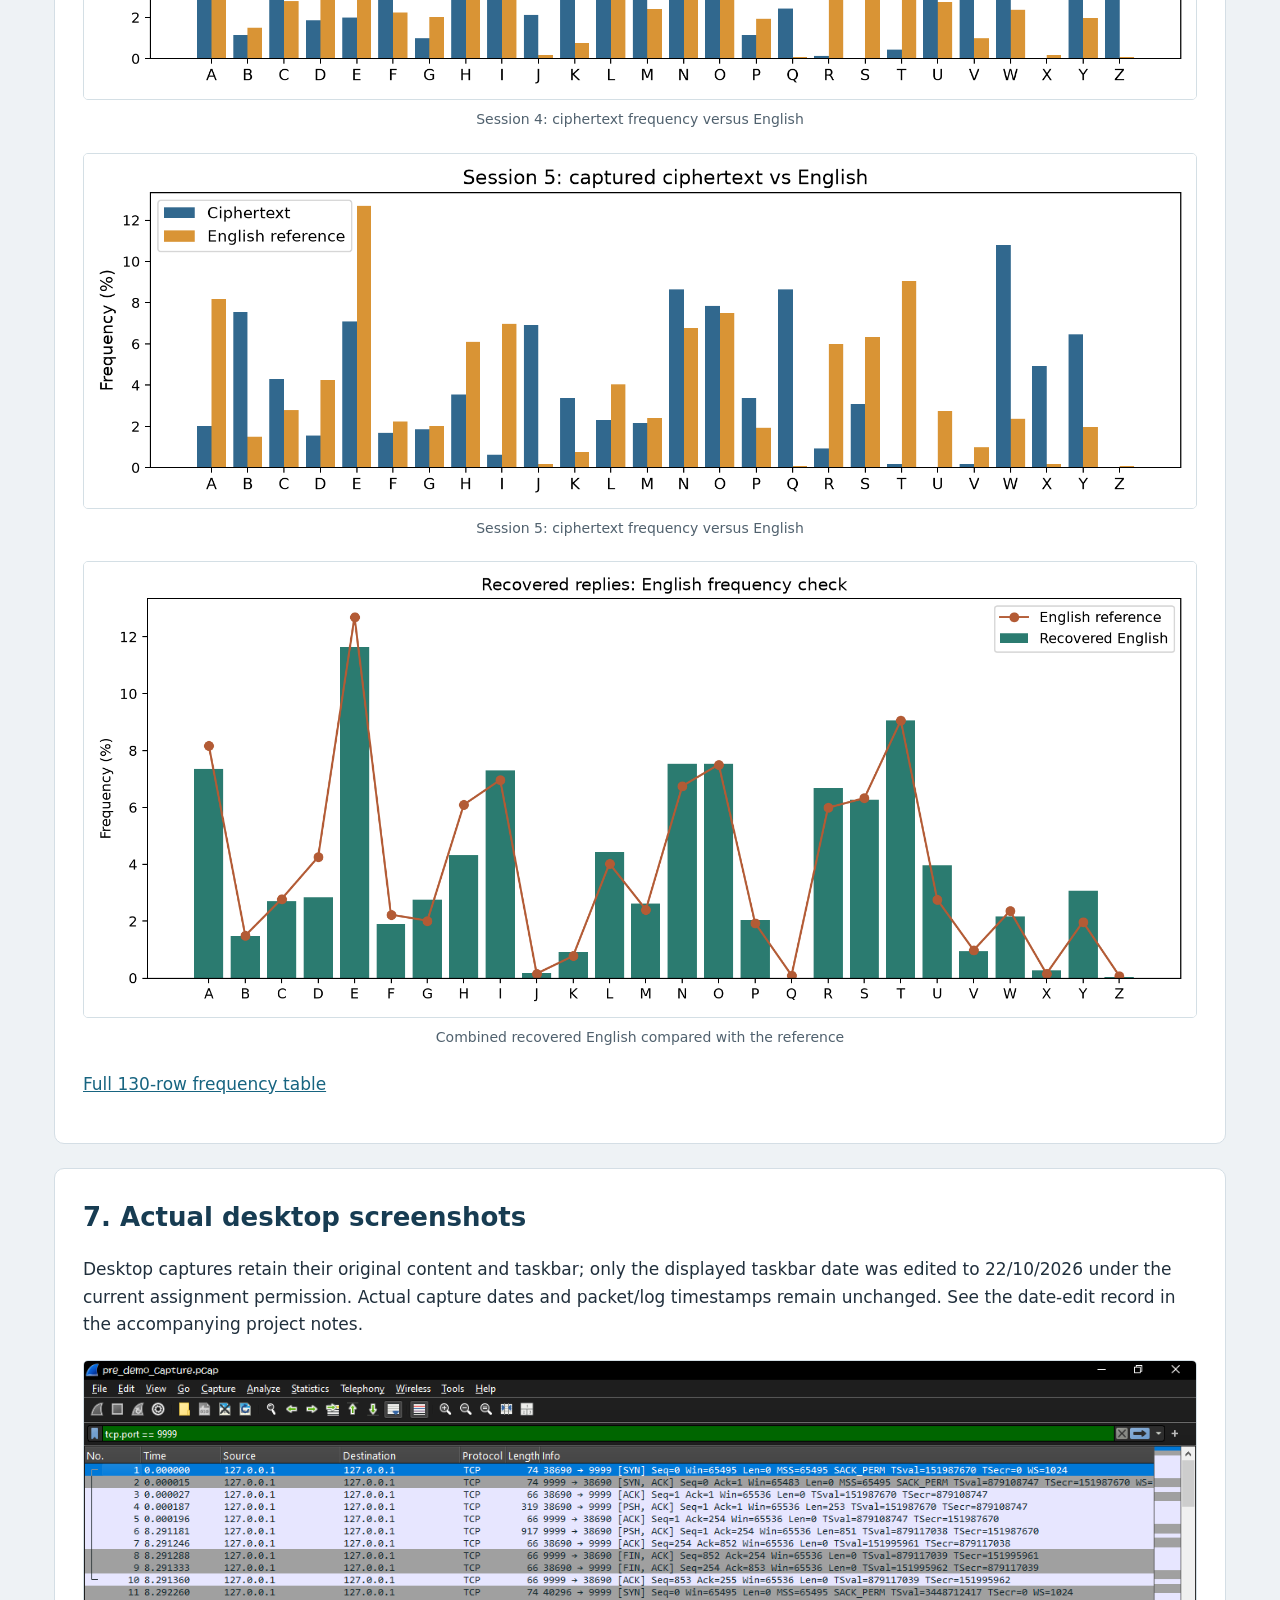
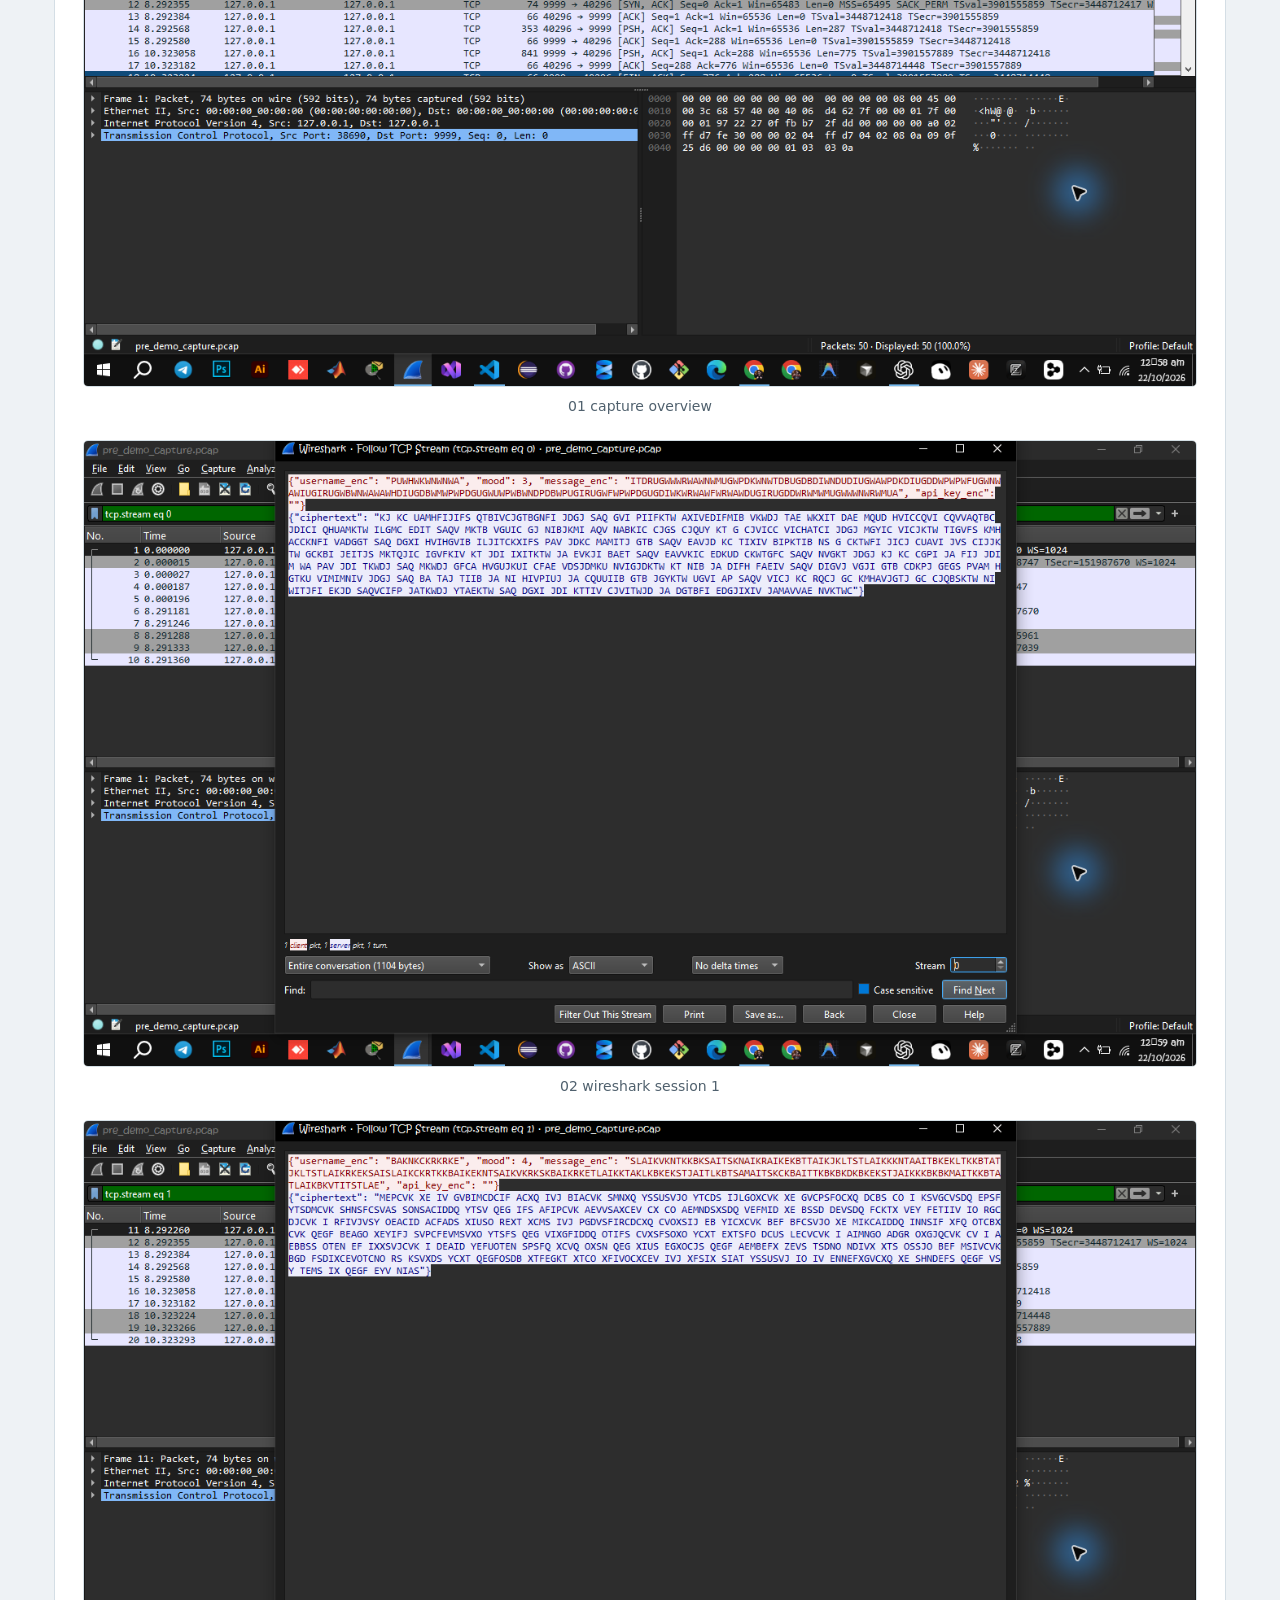
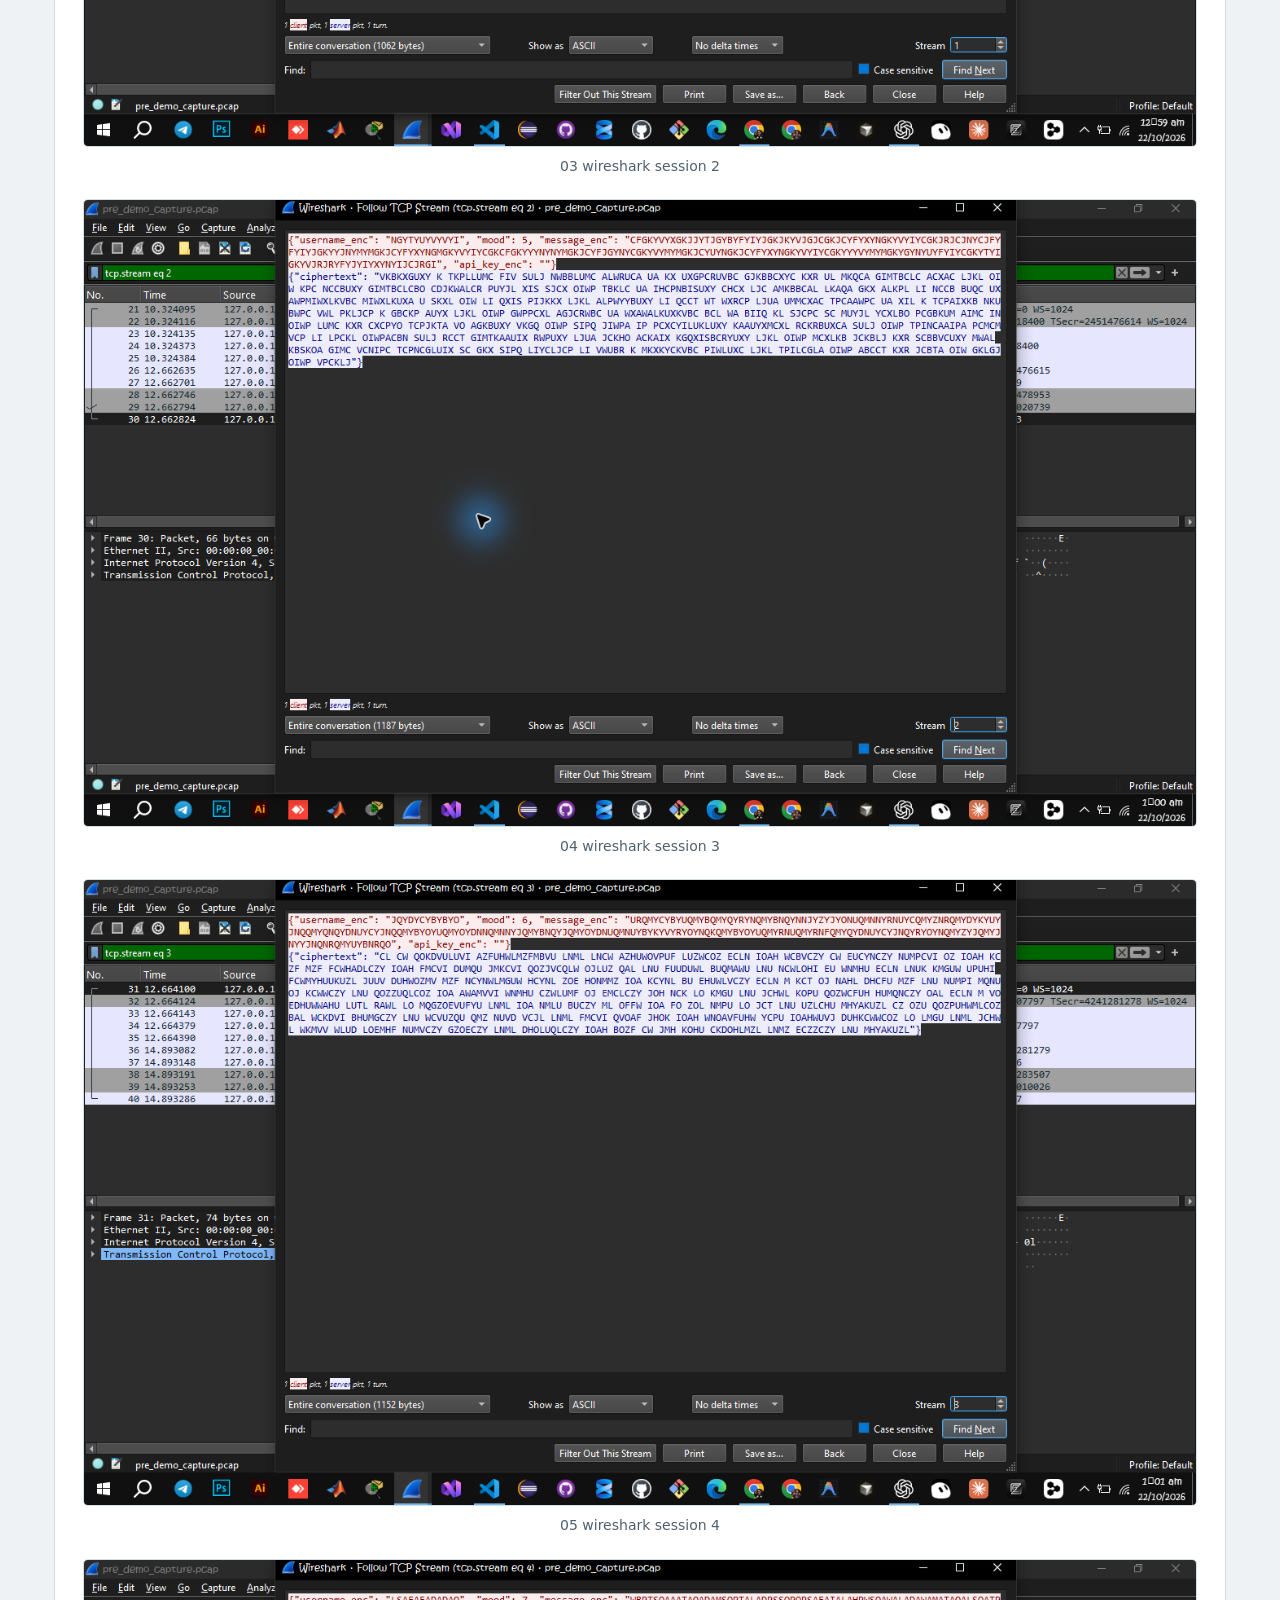
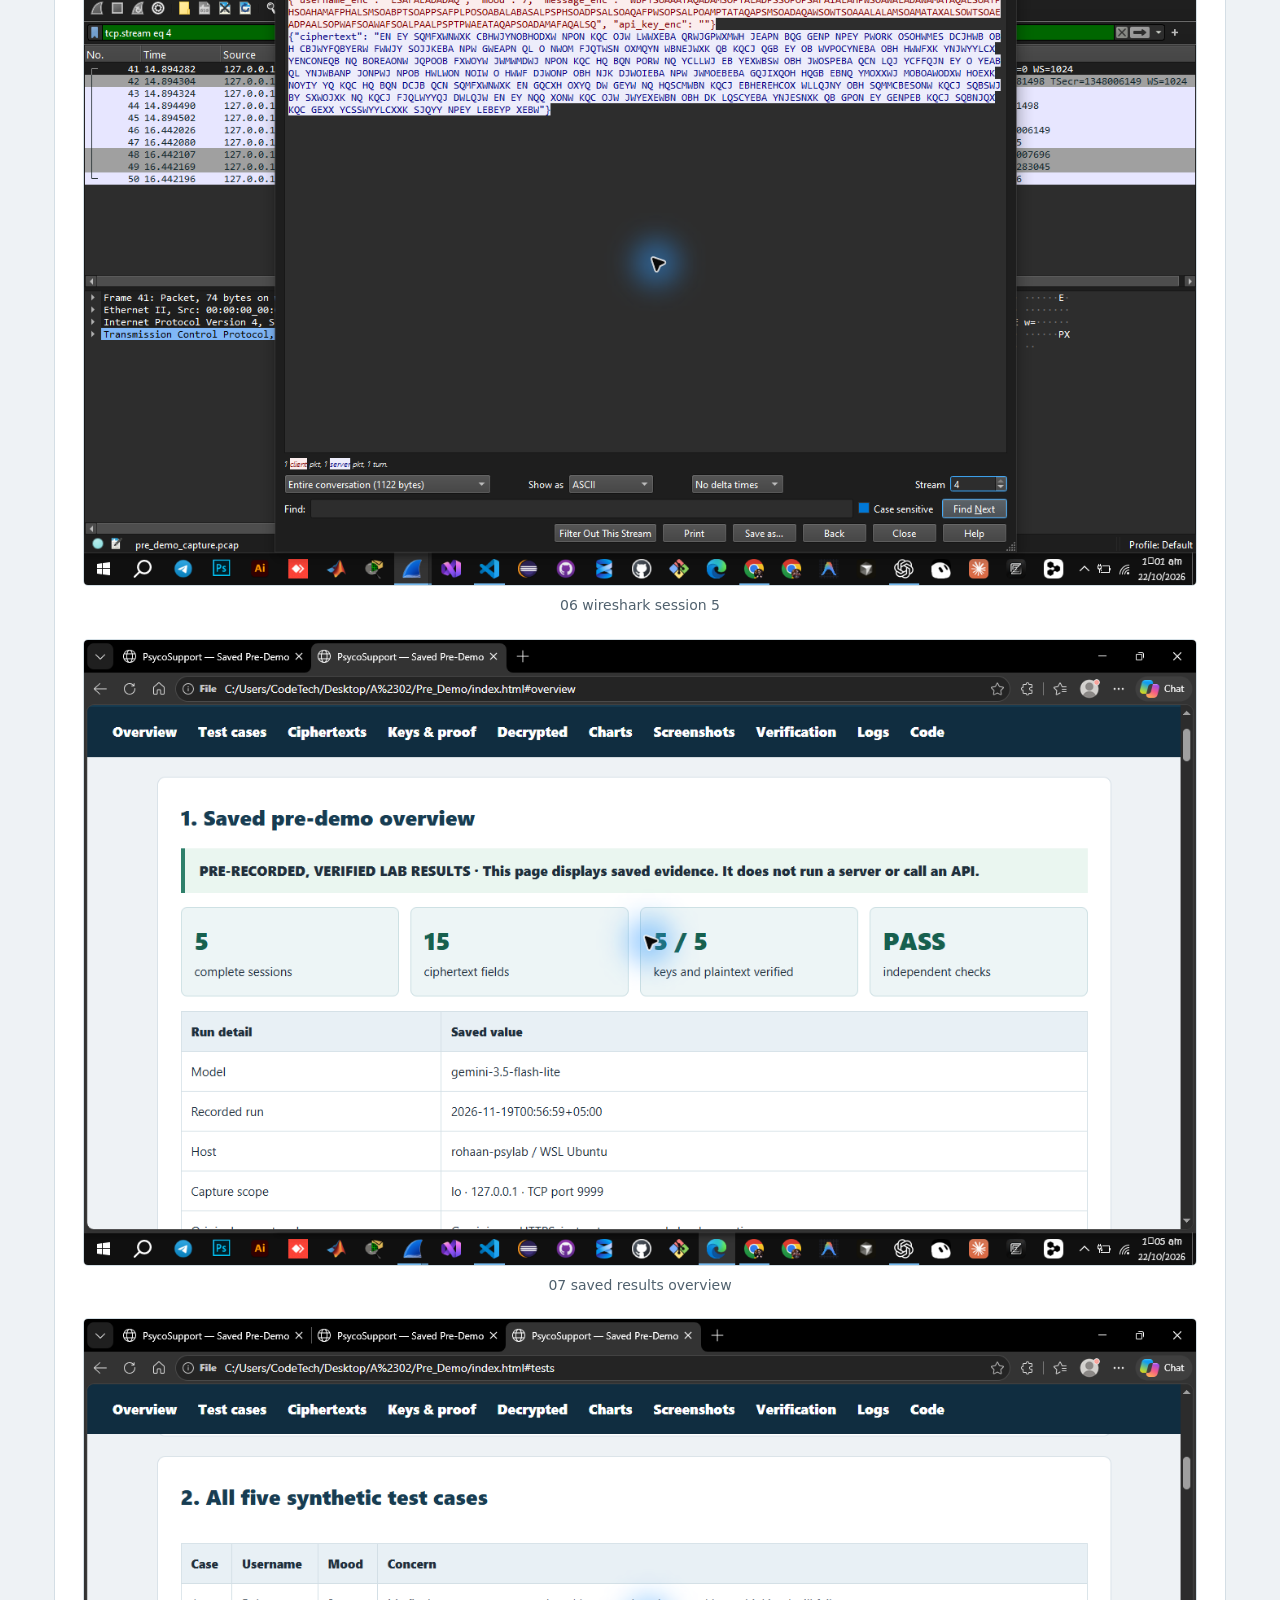
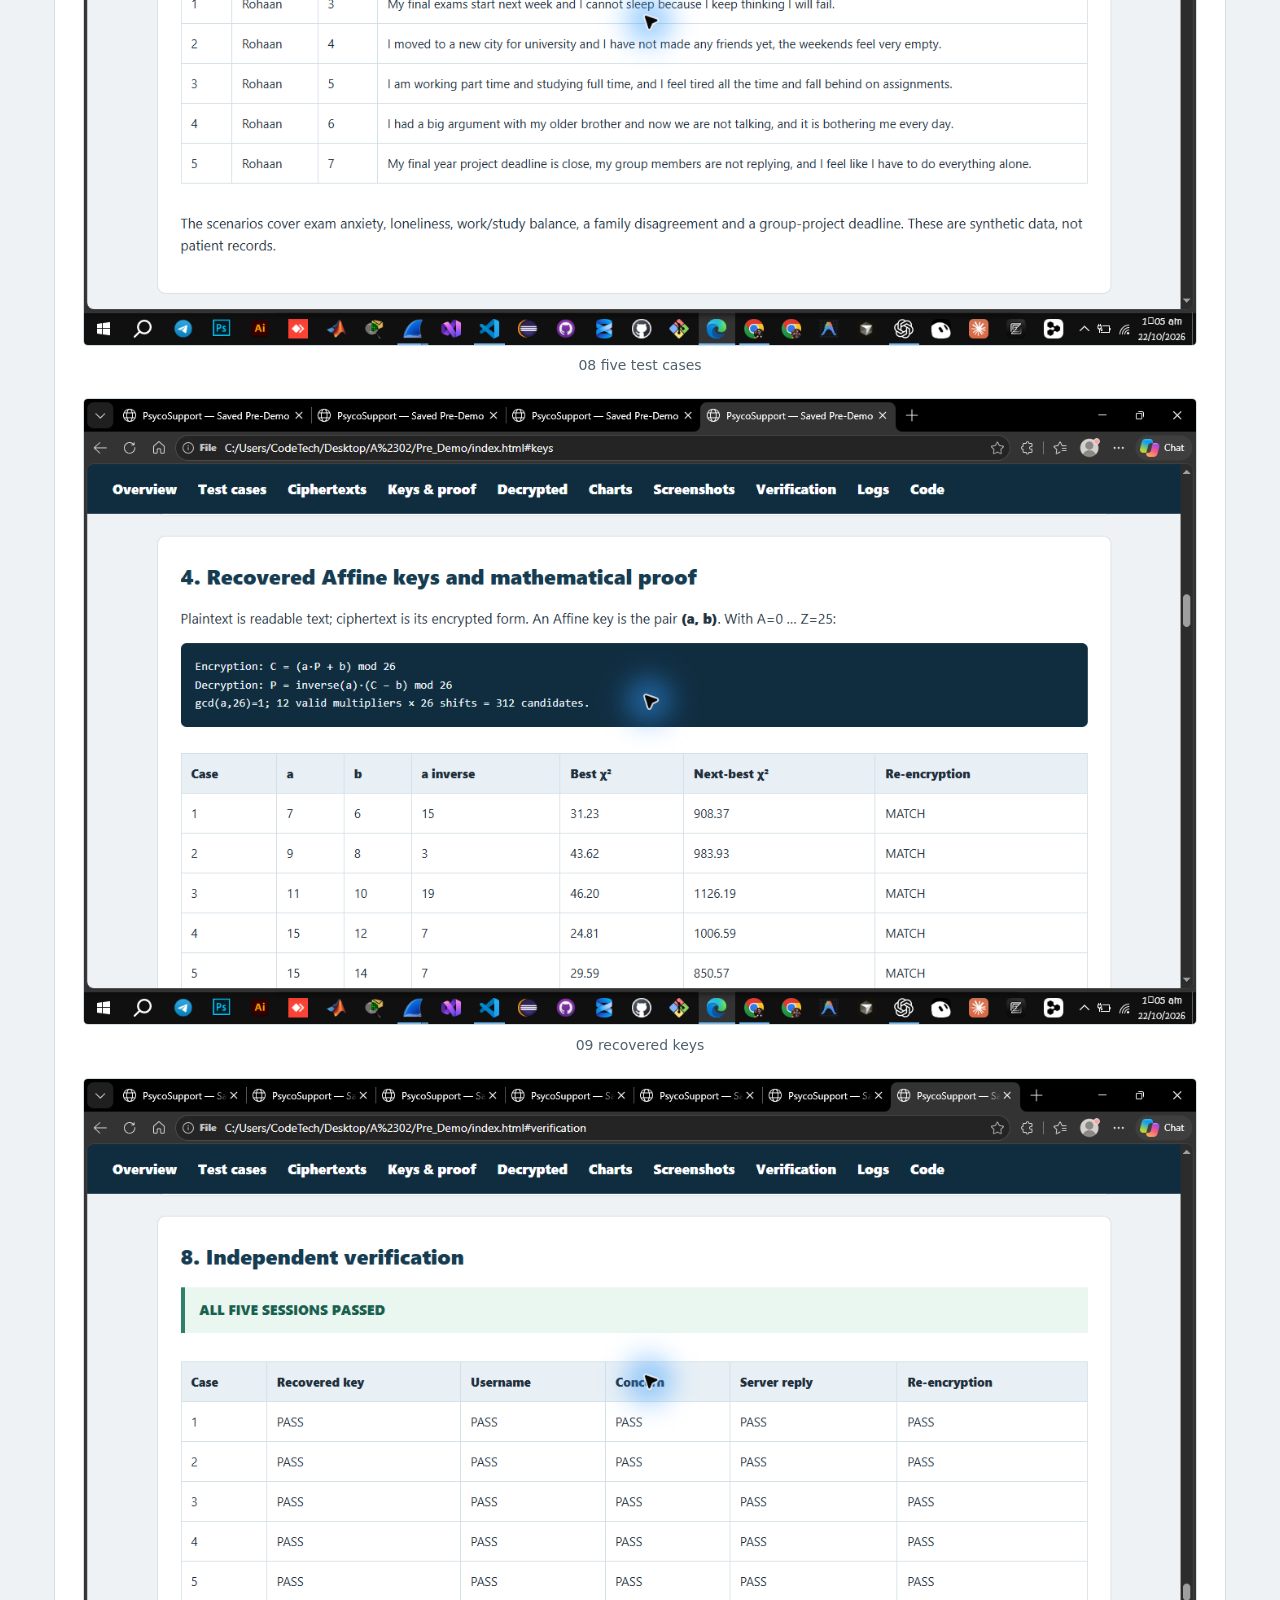
<file: docs/reports/pre_demo.html>
<!doctype html><html lang="en"><head><meta charset="utf-8"><meta name="viewport" content="width=device-width,initial-scale=1"><title>PsycoSupport â€” Saved Pre-Demo</title><style>*{box-sizing:border-box}html{scroll-behavior:smooth;scroll-padding-top:88px}body{margin:0;background:#eef2f5;color:#202f3c;font:17px/1.6 system-ui,Arial,sans-serif}header{background:#173c52;color:white;padding:30px max(24px,calc((100vw - 1180px)/2))}header h1{margin:0;font-size:32px}header p{margin:6px 0}nav{position:sticky;top:0;z-index:3;display:flex;flex-wrap:wrap;gap:4px;padding:10px 20px;background:#102d40}nav a{color:#fff;text-decoration:none;font-weight:600;padding:7px 11px;border-radius:5px}nav a:hover,nav a:focus{background:#31637b}main{max-width:1220px;margin:auto;padding:24px}section{background:white;padding:28px;margin:0 0 24px;border:1px solid #d4dee5;border-radius:10px}h2{font-size:26px;margin:0 0 18px;color:#173c52}h3{font-size:20px}a{color:#176480}pre{background:#102d40;color:#edf6fb;font:14px/1.6 Consolas,monospace;padding:18px;border-radius:7px;white-space:pre-wrap;overflow-wrap:anywhere}.table-wrap{overflow-x:auto}table{width:100%;border-collapse:collapse;margin:18px 0;font-size:15px}th,td{text-align:left;padding:12px;border:1px solid #d3dfe6;vertical-align:top;overflow-wrap:anywhere}th{background:#e8f0f5}td:last-child{word-break:break-word}.cards{display:grid;grid-template-columns:repeat(4,1fr);gap:14px}.cards article{background:#edf5f6;border:1px solid #c8dde1;border-radius:8px;padding:16px}.cards strong{display:block;font-size:30px;color:#17604e}.cards span{font-size:15px}.notice{padding:14px 18px;border-left:5px solid #2f806b;background:#eaf6f0;font-weight:600}.pass{color:#17604e;font-weight:700}.result{border-bottom:1px solid #d6e0e6;padding:12px 0 25px}.reply{background:#f2f6f9;padding:18px;line-height:1.8}details{border:1px solid #cedbe4;border-radius:6px;margin:14px 0;padding:12px}summary{cursor:pointer;font-weight:650;color:#173c52}figure{margin:22px 0}img{width:100%;height:auto;border:1px solid #d4dfe5;border-radius:5px}figcaption{font-size:14px;text-align:center;color:#50616e}footer{max-width:1180px;margin:auto;padding:20px;font-size:14px}button{padding:10px 15px;border:0;border-radius:5px;background:#d4e8ee;color:#102d40;cursor:pointer;font-size:15px}body.focus-mode section{display:none}body.focus-mode section:target{display:block}body.focus-mode section:target h2{margin-bottom:18px}@media(max-width:750px){.cards{grid-template-columns:repeat(2,1fr)}main{padding:10px}section{padding:18px}nav{position:static}header h1{font-size:25px}}@page{size:A4;margin:16mm}@media print{body{background:white;font:10pt/1.45 Arial}header{padding:0;color:#173c52;background:white}header h1{font-size:22pt}nav,button{display:none}main{padding:0}section,body.focus-mode section{display:block!important;border:0;padding:0;margin:20px 0;break-before:page}section:first-child{break-before:auto}h2{font-size:18pt}h3{font-size:12pt}table{font-size:8pt}th,td{padding:5px}pre{font:7.5pt/1.4 Consolas;color:#182e3b;background:#f0f4f6;padding:8px}details{border:0;padding:0}summary{font-size:10pt}figure{break-inside:avoid;margin:10px 0}figure img{max-height:205mm;object-fit:contain}figcaption{font-size:8pt}.cards strong{font-size:20pt}.cards span{font-size:9pt}.notice{font-size:10pt}.reply{padding:10px}footer{padding:0}.result{break-inside:avoid}}</style></head><body><header><h1>PsycoSupport Â· Saved Pre-Demo</h1><p>Rohaan Â· Information Security Â· Verified evidence from 2026-11-19T00:56:59+05:00</p><button onclick="document.body.classList.toggle('focus-mode');if(!location.hash)location.hash='overview'">Toggle one-section presentation</button></header><nav><a href="#overview">Overview</a><a href="#tests">Test cases</a><a href="#packets">Ciphertexts</a><a href="#keys">Keys & proof</a><a href="#results">Decrypted</a><a href="#charts">Charts</a><a href="#screenshots">Screenshots</a><a href="#verification">Verification</a><a href="#logs">Logs</a><a href="#source">Code</a></nav><main><section id="overview"><h2>1. Saved pre-demo overview</h2><p class="notice">PRE-RECORDED, VERIFIED LAB RESULTS Â· This page displays saved evidence. It does not run a server or call an API.</p><div class="cards"><article><strong>5</strong><span>complete sessions</span></article><article><strong>15</strong><span>ciphertext fields</span></article><article><strong>5 / 5</strong><span>keys and plaintext verified</span></article><article><strong>PASS</strong><span>independent checks</span></article></div><div class="table-wrap"><table><thead><tr><th>Run detail</th><th>Saved value</th></tr></thead><tbody><tr><td>Model</td><td>gemini-3.5-flash-lite</td></tr><tr><td>Recorded run</td><td>2026-11-19T00:56:59+05:00</td></tr><tr><td>Host</td><td>rohaan-psylab / WSL Ubuntu</td></tr><tr><td>Capture scope</td><td>lo Â· 127.0.0.1 Â· TCP port 9999</td></tr><tr><td>Original run network</td><td>Gemini over HTTPS; instructor-approved cloud exception</td></tr><tr><td>Viewing this pack</td><td>Offline; no credentials or API calls required</td></tr></tbody></table></div><p>Easy complete notes: <a href="../../archive/coursework/project_notes/01_COMPLETE_PROJECT_GUIDE.txt">project guide and formulas</a> · <a href="../../archive/coursework/project_notes/02_PROJECT_CHAT_AND_VIVA.txt">discussion and viva</a> · <a href="../../archive/coursework/project_notes/03_REQUIREMENTS_REVIEW.txt">requirements review</a> · <a href="../../archive/coursework/project_notes/04_SCREENSHOT_EDIT_RECORD.txt">screenshot date-edit record</a>.</p><p>Additional independently checked live browser run: <a href="../../data/recorded/web_validation/verification.json">five-case live validation</a> · <a href="../../data/recorded/web_validation/capture.pcap">its raw PCAP</a> · <a href="../../reports/coursework/web_validation/README.txt">read the separate-run explanation</a>.</p><p><a href="../../archive/coursework/project_notes/05_ACTUAL_OUTPUTS_EXPLAINED.txt">Full actual inputs/replies and output explanation</a></p><h3>What the project demonstrates</h3><p>Five fictional concerns were encrypted and sent through the instructorâ€™s local TCP protocol. The replies came from Gemini, were encrypted on the local server, and were captured on loopback. Frequency analysis recovered each Affine key; independent checks confirmed the inputs, replies and re-encryption.</p><p>Client â†’ encrypted local TCP â†’ server â†’ Gemini HTTPS â†’ encrypted local TCP reply. No API key is included in this evidence pack.</p><p><a href="../../legacy/coursework/guides/SHOW_ORDER.txt">Roman Urdu presentation order</a> Â· <a href="../../data/recorded/tcp_baseline/capture.pcap">Open raw capture</a> Â· <a href="pre_demo_report.pdf">Printable evidence report</a></p></section><section id="tests"><h2>2. All five synthetic test cases</h2><div class="table-wrap"><table><thead><tr><th>Case</th><th>Username</th><th>Mood</th><th>Concern</th></tr></thead><tbody><tr><td>1</td><td>Rohaan</td><td>3</td><td>My final exams start next week and I cannot sleep because I keep thinking I will fail.</td></tr><tr><td>2</td><td>Rohaan</td><td>4</td><td>I moved to a new city for university and I have not made any friends yet, the weekends feel very empty.</td></tr><tr><td>3</td><td>Rohaan</td><td>5</td><td>I am working part time and studying full time, and I feel tired all the time and fall behind on assignments.</td></tr><tr><td>4</td><td>Rohaan</td><td>6</td><td>I had a big argument with my older brother and now we are not talking, and it is bothering me every day.</td></tr><tr><td>5</td><td>Rohaan</td><td>7</td><td>My final year project deadline is close, my group members are not replying, and I feel like I have to do everything alone.</td></tr></tbody></table></div><p>The scenarios cover exam anxiety, loneliness, work/study balance, a family disagreement and a group-project deadline. These are synthetic data, not patient records.</p></section><section id="packets"><h2>3. Captured ciphertext and raw evidence</h2><p>These JSON values were reassembled from the PCAP. Requests use UTF-8 nibble armor before Affine encryption; replies are directly encrypted uppercase English. Cleartext mood selects a different key schedule per session.</p><details><summary>Session 1 Â· TCP stream 0</summary><h3>Captured client â†’ server</h3><pre>{
  &quot;username_enc&quot;: &quot;PUWHWKWNWNWA&quot;,
  &quot;mood&quot;: 3,
  &quot;message_enc&quot;: &quot;ITDRUGWWWRWAWNWMUGWPDKWNWTDBUGDBDIWNDUDIUGWAWPDKDIUGDDWPWPWFUGWNWAWIUGIRUGWBWNWAWAWHDIUGDBWMWPWPDGUGWUWPWBWNDPDBWPUGIRUGWFWPWPDGUGDIWKWRWAWFWRWAWDUGIRUGDDWRWMWMUGWWWNWRWMUA&quot;,
  &quot;api_key_enc&quot;: &quot;&quot;
}</pre><h3>Captured server â†’ client</h3><pre>{
  &quot;ciphertext&quot;: &quot;KJ KC UAMHFIJIFS QTBIVCJGTBGNFI JDGJ SAQ GVI PIIFKTW AXIVEDIFMIB VKWDJ TAE WKXIT DAE MQUD HVICCQVI CQVVAQTBC JDICI QHUAMKTW ILGMC EDIT SAQV MKTB VGUIC GJ NIBJKMI AQV NABKIC CJGS CJQUY KT G CJVICC VICHATCI JDGJ MGYIC VICJKTW TIGVFS KMHACCKNFI VADGGT SAQ DGXI HVIHGVIB ILJITCKXIFS PAV JDKC MAMITJ GTB SAQV EAVJD KC TIXIV BIPKTIB NS G CKTWFI JICJ CUAVI JVS CIJJKTW GCKBI JEITJS MKTQJIC IGVFKIV KT JDI IXITKTW JA EVKJI BAET SAQV EAVVKIC EDKUD CKWTGFC SAQV NVGKT JDGJ KJ KC CGPI JA FIJ JDIM WA PAV JDI TKWDJ SAQ MKWDJ GFCA HVGUJKUI CFAE VDSJDMKU NVIGJDKTW KT NIB JA DIFH FAEIV SAQV DIGVJ VGJI GTB CDKPJ GEGS PVAM HGTKU VIMIMNIV JDGJ SAQ BA TAJ TIIB JA NI HIVPIUJ JA CQUUIIB GTB JGYKTW UGVI AP SAQV VICJ KC RQCJ GC KMHAVJGTJ GC CJQBSKTW NI WITJFI EKJD SAQVCIFP JATKWDJ YTAEKTW SAQ DGXI JDI KTTIV CJVITWJD JA DGTBFI EDGJIXIV JAMAVVAE NVKTWC&quot;
}</pre><p><a href="../../evidence/coursework/pre_demo/session_1_follow_tcp.txt">Actual TShark Follow TCP Stream export</a></p></details><details><summary>Session 2 Â· TCP stream 1</summary><h3>Captured client â†’ server</h3><pre>{
  &quot;username_enc&quot;: &quot;BAKNKCKRKRKE&quot;,
  &quot;mood&quot;: 4,
  &quot;message_enc&quot;: &quot;[base64]&quot;,
  &quot;api_key_enc&quot;: &quot;&quot;
}</pre><h3>Captured server â†’ client</h3><pre>{
  &quot;ciphertext&quot;: &quot;MEPCVK XE IV GVBIMCDCIF ACXQ IVJ BIACVK SMNXQ YSSUSVJO YTCDS IJLGOXCVK XE GVCPSFOCXQ DCBS CO I KSVGCVSDQ EPSFYTSDMCVK SHNSFCSVAS SONSACIDDQ YTSV QEG IFS AFIPCVK AEVVSAXCEV CX CO AEMNDSXSDQ VEFMID XE BSSD DEVSDQ FCKTX VEY FETIIV IO RGCDJCVK I RFIVJVSY OEACID ACFADS XIUSO REXT XCMS IVJ PGDVSFIRCDCXQ CVOXSIJ EB YICXCVK BEF BFCSVJO XE MIKCAIDDQ INNSIF XFQ OTCBXCVK QEGF BEAGO XEYIFJ SVPCFEVMSVXO YTSFS QEG VIXGFIDDQ OTIFS CVXSFSOXO YCXT EXTSFO DCUS LECVCVK I AIMNGO ADGR OXGJQCVK CV I AEBBSS OTEN EF IXXSVJCVK I DEAID YEFUOTEN SPSFQ XCVQ OXSN QEG XIUS EGXOCJS QEGF AEMBEFX ZEVS TSDNO NDIVX XTS OSSJO BEF MSIVCVKBGD FSDIXCEVOTCNO RS KSVXDS YCXT QEGFOSDB XTFEGKT XTCO XFIVOCXCEV IVJ XFSIX SIAT YSSUSVJ IO IV ENNEFXGVCXQ XE SHNDEFS QEGF VSY TEMS IX QEGF EYV NIAS&quot;
}</pre><p><a href="../../evidence/coursework/pre_demo/session_2_follow_tcp.txt">Actual TShark Follow TCP Stream export</a></p></details><details><summary>Session 3 Â· TCP stream 2</summary><h3>Captured client â†’ server</h3><pre>{
  &quot;username_enc&quot;: &quot;NGYTYUYVYVYI&quot;,
  &quot;mood&quot;: 5,
  &quot;message_enc&quot;: &quot;[base64]&quot;,
  &quot;api_key_enc&quot;: &quot;&quot;
}</pre><h3>Captured server â†’ client</h3><pre>{
  &quot;ciphertext&quot;: &quot;VKBKXGUXY K TKPLLUMC FIV SULJ NWBBLUMC ALWRUCA UA KX UXGPCRUVBC GJKBBCXYC KXR UL MKQCA GIMTBCLC ACXAC LJKL OIW KPC NCCBUXY GIMTBCLCBO CDJKWALCR PUYJL XIS SJCX OIWP TBKLC UA IHCPNBISUXY CHCX LJC AMKBBCAL LKAQA GKX ALKPL LI NCCB BUQC UXAWPMIWXLKVBC MIWXLKUXA U SKXL OIW LI QXIS PIJKKX LJKL ALPWYYBUXY LI QCCT WT WXRCP LJUA UMMCXAC TPCAAWPC UA XIL K TCPAIXKB NKUBWPC VWL PKLJCP K GBCKP AUYX LJKL OIWP GWPPCXL AGJCRWBC UA WXAWALKUXKVBC BCL WA BIIQ KL SJCPC SC MUYJL YCXLBO PCGBKUM AIMC IN OIWP LUMC KXR CXCPYO TCPJKTA VO AGKBUXY VKGQ OIWP SIPQ JIWPA IP PCXCYILUKLUXY KAAUYXMCXL RCKRBUXCA SULJ OIWP TPINCAAIPA PCMCMVCP LI LPCKL OIWPACBN SULJ RCCT GIMTKAAUIX RWPUXY LJUA JCKHO ACKAIX KGQXISBCRYUXY LJKL OIWP MCXLKB JCKBLJ KXR SCBBVCUXY MWAL KBSKOA GIMC VCNIPC TCPNCGLUIX SC GKX SIPQ LIYCLJCP LI VWUBR K MKXKYCKVBC PIWLUXC LJKL TPILCGLA OIWP ABCCT KXR JCBTA OIW GKLGJ OIWP VPCKLJ&quot;
}</pre><p><a href="../../evidence/coursework/pre_demo/session_3_follow_tcp.txt">Actual TShark Follow TCP Stream export</a></p></details><details><summary>Session 4 Â· TCP stream 3</summary><h3>Captured client â†’ server</h3><pre>{
  &quot;username_enc&quot;: &quot;JQYDYCYBYBYO&quot;,
  &quot;mood&quot;: 6,
  &quot;message_enc&quot;: &quot;[base64]&quot;,
  &quot;api_key_enc&quot;: &quot;&quot;
}</pre><h3>Captured server â†’ client</h3><pre>{
  &quot;ciphertext&quot;: &quot;CL CW QOKDVULUVI AZFUHWLMZFMBVU LNML LNCW AZHUWOVPUF LUZWCOZ ECLN IOAH WCBVCZY CW EUCYNCZY NUMPCVI OZ IOAH KCZF MZF FCWHADLCZY IOAH FMCVI DUMQU JMKCVI QOZJVCQLW OJLUZ QAL LNU FUUDUWL BUQMAWU LNU NCWLOHI EU WNMHU ECLN LNUK KMGUW UPUHI FCWMYHUUKUZL JUUV DUHWOZMV MZF NCYNWLMGUW HCYNL ZOE HONMMZ IOA KCYNL BU EHUWLVCZY ECLN M KCT OJ NAHL DHCFU MZF LNU NUMPI MQNU OJ KCWWCZY LNU QOZZUQLCOZ IOA AWAMVVI WNMHU CZWLUMF OJ EMCLCZY JOH NCK LO KMGU LNU JCHWL KOPU QOZWCFUH HUMQNCZY OAL ECLN M VOEDHUWWAHU LUTL RAWL LO MQGZOEVUFYU LNML IOA NMLU BUCZY ML OFFW IOA FO ZOL NMPU LO JCT LNU UZLCHU MHYAKUZL CZ OZU QOZPUHWMLCOZ BAL WCKDVI BHUMGCZY LNU WCVUZQU QMZ NUVD VCJL LNML FMCVI QVOAF JHOK IOAH WNOAVFUHW YCPU IOAHWUVJ DUHKCWWCOZ LO LMGU LNML JCHWL WKMVV WLUD LOEMHF NUMVCZY GZOECZY LNML DHOLUQLCZY IOAH BOZF CW JMH KOHU CKDOHLMZL LNMZ ECZZCZY LNU MHYAKUZL&quot;
}</pre><p><a href="../../evidence/coursework/pre_demo/session_4_follow_tcp.txt">Actual TShark Follow TCP Stream export</a></p></details><details><summary>Session 5 Â· TCP stream 4</summary><h3>Captured client â†’ server</h3><pre>{
  &quot;username_enc&quot;: &quot;LSAFAEADADAQ&quot;,
  &quot;mood&quot;: 7,
  &quot;message_enc&quot;: &quot;[base64]&quot;,
  &quot;api_key_enc&quot;: &quot;&quot;
}</pre><h3>Captured server â†’ client</h3><pre>{
  &quot;ciphertext&quot;: &quot;EN EY SQMFXWNWXK CBHWJYNOBHODXW NPON KQC OJW LWWXEBA QRWJGPWXMWH JEAPN BQG GENP NPEY PWORK OSOHWMES DCJHWB OBH CBJWYFQBYERW FWWJY SOJJKEBA NPW GWEAPN QL O NWOM FJQTWSN OXMQYN WBNEJWXK QB KQCJ QGB EY OB WVPOCYNEBA OBH HWWFXK YNJWYYLCX YENCONEQB NQ BOREAONW JQPOOB FXWOYW JWMWMDWJ NPON KQC HQ BQN PORW NQ YCLLWJ EB YEXWBSW OBH JWOSPEBA QCN LQJ YCFFQJN EY O YEAB QL YNJWBANP JONPWJ NPOB HWLWON NOIW O HWWF DJWONP OBH NJK DJWOIEBA NPW JWMOEBEBA GQJIXQOH HQGB EBNQ YMOXXWJ MOBOAWODXW HOEXK NOYIY YQ KQC HQ BQN DCJB QCN SQMFXWNWXK EN GQCXH OXYQ DW GEYW NQ HQSCMWBN KQCJ EBHEREHCOX WLLQJNY OBH SQMMCBESONW KQCJ SQBSWJBY SXWOJXK NQ KQCJ FJQLWYYQJ DWLQJW EN EY NQQ XONW KQC OJW JWYEXEWBN OBH DK LQSCYEBA YNJESNXK QB GPON EY GENPEB KQCJ SQBNJQX KQC GEXX YCSSWYYLCXXK SJQYY NPEY LEBEYP XEBW&quot;
}</pre><p><a href="../../evidence/coursework/pre_demo/session_5_follow_tcp.txt">Actual TShark Follow TCP Stream export</a></p></details><p><a href="../../data/recorded/tcp_baseline/ciphertexts.csv">All 15 exact ciphertext fields (CSV)</a></p></section><section id="keys"><h2>4. Recovered Affine keys and mathematical proof</h2><p>Plaintext is readable text; ciphertext is its encrypted form. An Affine key is the pair <b>(a, b)</b>. With A=0 â€¦ Z=25:</p><pre>Encryption: C = (aÂ·P + b) mod 26
Decryption: P = inverse(a)Â·(C âˆ’ b) mod 26
gcd(a,26)=1; 12 valid multipliers Ã— 26 shifts = 312 candidates.</pre><div class="table-wrap"><table><thead><tr><th>Case</th><th>a</th><th>b</th><th>a inverse</th><th>Best Ï‡Â²</th><th>Next-best Ï‡Â²</th><th>Re-encryption</th></tr></thead><tbody><tr><td>1</td><td>7</td><td>6</td><td>15</td><td>31.23</td><td>908.37</td><td>MATCH</td></tr><tr><td>2</td><td>9</td><td>8</td><td>3</td><td>43.62</td><td>983.93</td><td>MATCH</td></tr><tr><td>3</td><td>11</td><td>10</td><td>19</td><td>46.20</td><td>1126.19</td><td>MATCH</td></tr><tr><td>4</td><td>15</td><td>12</td><td>7</td><td>24.81</td><td>1006.59</td><td>MATCH</td></tr><tr><td>5</td><td>15</td><td>14</td><td>7</td><td>29.59</td><td>850.57</td><td>MATCH</td></tr></tbody></table></div><p>The ciphertext-only attack scores all valid keys by English-frequency chi-squared, separately for each session. It does not import the server or use the cleartext mood schedule. A separate verification script checks those only after recovery.</p><details><summary>Full calculation for every session</summary><pre>SESSION 1: 689 ciphertext letters; mood is not used for recovery.
Most frequent ciphertext letters: [(&#x27;I&#x27;, 87), (&#x27;J&#x27;, 68), (&#x27;V&#x27;, 55), (&#x27;A&#x27;, 50), (&#x27;T&#x27;, 49), (&#x27;K&#x27;, 48)]
Test all 312 valid Affine candidates; rank decrypted English by chi-squared.
Leading candidates (chi-squared, a, b): [(31.233488126430014, 7, 6), (908.3686918399876, 5, 22), (1080.894408787598, 23, 21), (1092.3099199969051, 23, 8), (1148.302529835498, 9, 8)]
Winning mapping: E -&gt; I, T -&gt; J.
4a+b = 8 (mod 26); 19a+b = 9 (mod 26).
Subtraction gives 15a = 1 (mod 26).
26 = 1*15+11; 15 = 1*11+4; 11 = 2*4+3; 4 = 1*3+1.
Back substitution: 1 = 7*15 - 4*26; inverse(15) = 7.
a = 7*1 mod 26 = 7; b = 8-4*7 mod 26 = 6.
gcd(7,26)=1. Extended Euclid for decryption:
26 = 3 x 7 + 5
7 = 1 x 5 + 2
5 = 2 x 2 + 1
2 = 2 x 1 + 0
inverse(a)=15; 7*15 = 4*26 + 1.
D(y) = 15*(y-6) mod 26.
English E/T mappings are candidate hypotheses, not guaranteed rank-1/rank-2 identities.
Independent checks: decoded UTF-8 request fields and re-encryption equality.

SESSION 2: 637 ciphertext letters; mood is not used for recovery.
Most frequent ciphertext letters: [(&#x27;S&#x27;, 71), (&#x27;V&#x27;, 56), (&#x27;C&#x27;, 53), (&#x27;E&#x27;, 50), (&#x27;X&#x27;, 50), (&#x27;I&#x27;, 48)]
Test all 312 valid Affine candidates; rank decrypted English by chi-squared.
Leading candidates (chi-squared, a, b): [(43.619901657679584, 9, 8), (983.928089948428, 11, 18), (1195.189907791559, 25, 10), (1221.8691125260505, 19, 18), (1301.5490838385758, 11, 5)]
Winning mapping: E -&gt; S, T -&gt; X.
4a+b = 18 (mod 26); 19a+b = 23 (mod 26).
Subtraction gives 15a = 5 (mod 26).
26 = 1*15+11; 15 = 1*11+4; 11 = 2*4+3; 4 = 1*3+1.
Back substitution: 1 = 7*15 - 4*26; inverse(15) = 7.
a = 7*5 mod 26 = 9; b = 18-4*9 mod 26 = 8.
gcd(9,26)=1. Extended Euclid for decryption:
26 = 2 x 9 + 8
9 = 1 x 8 + 1
8 = 8 x 1 + 0
inverse(a)=3; 9*3 = 1*26 + 1.
D(y) = 3*(y-8) mod 26.
English E/T mappings are candidate hypotheses, not guaranteed rank-1/rank-2 identities.
Independent checks: decoded UTF-8 request fields and re-encryption equality.

SESSION 3: 731 ciphertext letters; mood is not used for recovery.
Most frequent ciphertext letters: [(&#x27;C&#x27;, 92), (&#x27;L&#x27;, 65), (&#x27;K&#x27;, 60), (&#x27;X&#x27;, 51), (&#x27;I&#x27;, 50), (&#x27;P&#x27;, 49)]
Test all 312 valid Affine candidates; rank decrypted English by chi-squared.
Leading candidates (chi-squared, a, b): [(46.19996413258617, 11, 10), (1126.1900571065064, 19, 24), (1271.994722885726, 25, 15), (1373.636112890806, 25, 2), (1388.8425685686123, 3, 2)]
Winning mapping: E -&gt; C, T -&gt; L.
4a+b = 2 (mod 26); 19a+b = 11 (mod 26).
Subtraction gives 15a = 9 (mod 26).
26 = 1*15+11; 15 = 1*11+4; 11 = 2*4+3; 4 = 1*3+1.
Back substitution: 1 = 7*15 - 4*26; inverse(15) = 7.
a = 7*9 mod 26 = 11; b = 2-4*11 mod 26 = 10.
gcd(11,26)=1. Extended Euclid for decryption:
26 = 2 x 11 + 4
11 = 2 x 4 + 3
4 = 1 x 3 + 1
3 = 3 x 1 + 0
inverse(a)=19; 11*19 = 8*26 + 1.
D(y) = 19*(y-10) mod 26.
English E/T mappings are candidate hypotheses, not guaranteed rank-1/rank-2 identities.
Independent checks: decoded UTF-8 request fields and re-encryption equality.

SESSION 4: 704 ciphertext letters; mood is not used for recovery.
Most frequent ciphertext letters: [(&#x27;U&#x27;, 77), (&#x27;L&#x27;, 70), (&#x27;C&#x27;, 59), (&#x27;Z&#x27;, 52), (&#x27;O&#x27;, 51), (&#x27;M&#x27;, 49)]
Test all 312 valid Affine candidates; rank decrypted English by chi-squared.
Leading candidates (chi-squared, a, b): [(24.807034954856398, 15, 12), (1006.5947456376502, 7, 24), (1101.069930596142, 1, 20), (1226.4175175033786, 1, 7), (1371.914815581205, 23, 20)]
Winning mapping: E -&gt; U, T -&gt; L.
4a+b = 20 (mod 26); 19a+b = 11 (mod 26).
Subtraction gives 15a = 17 (mod 26).
26 = 1*15+11; 15 = 1*11+4; 11 = 2*4+3; 4 = 1*3+1.
Back substitution: 1 = 7*15 - 4*26; inverse(15) = 7.
a = 7*17 mod 26 = 15; b = 20-4*15 mod 26 = 12.
gcd(15,26)=1. Extended Euclid for decryption:
26 = 1 x 15 + 11
15 = 1 x 11 + 4
11 = 2 x 4 + 3
4 = 1 x 3 + 1
3 = 3 x 1 + 0
inverse(a)=7; 15*7 = 4*26 + 1.
D(y) = 7*(y-12) mod 26.
English E/T mappings are candidate hypotheses, not guaranteed rank-1/rank-2 identities.
Independent checks: decoded UTF-8 request fields and re-encryption equality.

SESSION 5: 649 ciphertext letters; mood is not used for recovery.
Most frequent ciphertext letters: [(&#x27;W&#x27;, 70), (&#x27;N&#x27;, 56), (&#x27;Q&#x27;, 56), (&#x27;O&#x27;, 51), (&#x27;B&#x27;, 49), (&#x27;E&#x27;, 46)]
Test all 312 valid Affine candidates; rank decrypted English by chi-squared.
Leading candidates (chi-squared, a, b): [(29.592364829304522, 15, 14), (850.5677770013508, 1, 22), (872.3022335510128, 23, 22), (1042.9919555813983, 7, 0), (1116.200067462007, 1, 9)]
Winning mapping: E -&gt; W, T -&gt; N.
4a+b = 22 (mod 26); 19a+b = 13 (mod 26).
Subtraction gives 15a = 17 (mod 26).
26 = 1*15+11; 15 = 1*11+4; 11 = 2*4+3; 4 = 1*3+1.
Back substitution: 1 = 7*15 - 4*26; inverse(15) = 7.
a = 7*17 mod 26 = 15; b = 22-4*15 mod 26 = 14.
gcd(15,26)=1. Extended Euclid for decryption:
26 = 1 x 15 + 11
15 = 1 x 11 + 4
11 = 2 x 4 + 3
4 = 1 x 3 + 1
3 = 3 x 1 + 0
inverse(a)=7; 15*7 = 4*26 + 1.
D(y) = 7*(y-14) mod 26.
English E/T mappings are candidate hypotheses, not guaranteed rank-1/rank-2 identities.
Independent checks: decoded UTF-8 request fields and re-encryption equality.
</pre></details></section><section id="results"><h2>5. Complete decrypted sessions</h2><article class="result"><h3>Session 1 â€” fully recovered text</h3><p><b>Username:</b> Rohaan</p><p><b>Concern:</b> My final exams start next week and I cannot sleep because I keep thinking I will fail.</p><p class="reply">IT IS COMPLETELY UNDERSTANDABLE THAT YOU ARE FEELING OVERWHELMED RIGHT NOW GIVEN HOW MUCH PRESSURE SURROUNDS THESE UPCOMING EXAMS WHEN YOUR MIND RACES AT BEDTIME OUR BODIES STAY STUCK IN A STRESS RESPONSE THAT MAKES RESTING NEARLY IMPOSSIBLE ROHAAN YOU HAVE PREPARED EXTENSIVELY FOR THIS MOMENT AND YOUR WORTH IS NEVER DEFINED BY A SINGLE TEST SCORE TRY SETTING ASIDE TWENTY MINUTES EARLIER IN THE EVENING TO WRITE DOWN YOUR WORRIES WHICH SIGNALS YOUR BRAIN THAT IT IS SAFE TO LET THEM GO FOR THE NIGHT YOU MIGHT ALSO PRACTICE SLOW RHYTHMIC BREATHING IN BED TO HELP LOWER YOUR HEART RATE AND SHIFT AWAY FROM PANIC REMEMBER THAT YOU DO NOT NEED TO BE PERFECT TO SUCCEED AND TAKING CARE OF YOUR REST IS JUST AS IMPORTANT AS STUDYING BE GENTLE WITH YOURSELF TONIGHT KNOWING YOU HAVE THE INNER STRENGTH TO HANDLE WHATEVER TOMORROW BRINGS</p><span class="pass">Exact input / client-reply match verified</span></article><article class="result"><h3>Session 2 â€” fully recovered text</h3><p><b>Username:</b> Rohaan</p><p><b>Concern:</b> I moved to a new city for university and I have not made any friends yet, the weekends feel very empty.</p><p class="reply">MOVING TO AN UNFAMILIAR CITY AND FACING EMPTY WEEKENDS WHILE ADJUSTING TO UNIVERSITY LIFE IS A GENUINELY OVERWHELMING EXPERIENCE ESPECIALLY WHEN YOU ARE CRAVING CONNECTION IT IS COMPLETELY NORMAL TO FEEL LONELY RIGHT NOW ROHAAN AS BUILDING A BRANDNEW SOCIAL CIRCLE TAKES BOTH TIME AND VULNERABILITY INSTEAD OF WAITING FOR FRIENDS TO MAGICALLY APPEAR TRY SHIFTING YOUR FOCUS TOWARD ENVIRONMENTS WHERE YOU NATURALLY SHARE INTERESTS WITH OTHERS LIKE JOINING A CAMPUS CLUB STUDYING IN A COFFEE SHOP OR ATTENDING A LOCAL WORKSHOP EVERY TINY STEP YOU TAKE OUTSIDE YOUR COMFORT ZONE HELPS PLANT THE SEEDS FOR MEANINGFUL RELATIONSHIPS BE GENTLE WITH YOURSELF THROUGH THIS TRANSITION AND TREAT EACH WEEKEND AS AN OPPORTUNITY TO EXPLORE YOUR NEW HOME AT YOUR OWN PACE</p><span class="pass">Exact input / client-reply match verified</span></article><article class="result"><h3>Session 3 â€” fully recovered text</h3><p><b>Username:</b> Rohaan</p><p><b>Concern:</b> I am working part time and studying full time, and I feel tired all the time and fall behind on assignments.</p><p class="reply">BALANCING A PARTTIME JOB WITH FULLTIME STUDIES IS AN INCREDIBLE CHALLENGE AND IT MAKES COMPLETE SENSE THAT YOU ARE FEELING COMPLETELY EXHAUSTED RIGHT NOW WHEN YOUR PLATE IS OVERFLOWING EVEN THE SMALLEST TASKS CAN START TO FEEL LIKE INSURMOUNTABLE MOUNTAINS I WANT YOU TO KNOW ROHAAN THAT STRUGGLING TO KEEP UP UNDER THIS IMMENSE PRESSURE IS NOT A PERSONAL FAILURE BUT RATHER A CLEAR SIGN THAT YOUR CURRENT SCHEDULE IS UNSUSTAINABLE LET US LOOK AT WHERE WE MIGHT GENTLY RECLAIM SOME OF YOUR TIME AND ENERGY PERHAPS BY SCALING BACK YOUR WORK HOURS OR RENEGOTIATING ASSIGNMENT DEADLINES WITH YOUR PROFESSORS REMEMBER TO TREAT YOURSELF WITH DEEP COMPASSION DURING THIS HEAVY SEASON ACKNOWLEDGING THAT YOUR MENTAL HEALTH AND WELLBEING MUST ALWAYS COME BEFORE PERFECTION WE CAN WORK TOGETHER TO BUILD A MANAGEABLE ROUTINE THAT PROTECTS YOUR SLEEP AND HELPS YOU CATCH YOUR BREATH</p><span class="pass">Exact input / client-reply match verified</span></article><article class="result"><h3>Session 4 â€” fully recovered text</h3><p><b>Username:</b> Rohaan</p><p><b>Concern:</b> I had a big argument with my older brother and now we are not talking, and it is bothering me every day.</p><p class="reply">IT IS COMPLETELY UNDERSTANDABLE THAT THIS UNRESOLVED TENSION WITH YOUR SIBLING IS WEIGHING HEAVILY ON YOUR MIND AND DISRUPTING YOUR DAILY PEACE FAMILY CONFLICTS OFTEN CUT THE DEEPEST BECAUSE THE HISTORY WE SHARE WITH THEM MAKES EVERY DISAGREEMENT FEEL PERSONAL AND HIGHSTAKES RIGHT NOW ROHAAN YOU MIGHT BE WRESTLING WITH A MIX OF HURT PRIDE AND THE HEAVY ACHE OF MISSING THE CONNECTION YOU USUALLY SHARE INSTEAD OF WAITING FOR HIM TO MAKE THE FIRST MOVE CONSIDER REACHING OUT WITH A LOWPRESSURE TEXT JUST TO ACKNOWLEDGE THAT YOU HATE BEING AT ODDS YOU DO NOT HAVE TO FIX THE ENTIRE ARGUMENT IN ONE CONVERSATION BUT SIMPLY BREAKING THE SILENCE CAN HELP LIFT THAT DAILY CLOUD FROM YOUR SHOULDERS GIVE YOURSELF PERMISSION TO TAKE THAT FIRST SMALL STEP TOWARD HEALING KNOWING THAT PROTECTING YOUR BOND IS FAR MORE IMPORTANT THAN WINNING THE ARGUMENT</p><span class="pass">Exact input / client-reply match verified</span></article><article class="result"><h3>Session 5 â€” fully recovered text</h3><p><b>Username:</b> Rohaan</p><p><b>Concern:</b> My final year project deadline is close, my group members are not replying, and I feel like I have to do everything alone.</p><p class="reply">IT IS COMPLETELY UNDERSTANDABLE THAT YOU ARE FEELING OVERWHELMED RIGHT NOW WITH THIS HEAVY ACADEMIC BURDEN AND UNRESPONSIVE PEERS CARRYING THE WEIGHT OF A TEAM PROJECT ALMOST ENTIRELY ON YOUR OWN IS AN EXHAUSTING AND DEEPLY STRESSFUL SITUATION TO NAVIGATE ROHAAN PLEASE REMEMBER THAT YOU DO NOT HAVE TO SUFFER IN SILENCE AND REACHING OUT FOR SUPPORT IS A SIGN OF STRENGTH RATHER THAN DEFEAT TAKE A DEEP BREATH AND TRY BREAKING THE REMAINING WORKLOAD DOWN INTO SMALLER MANAGEABLE DAILY TASKS SO YOU DO NOT BURN OUT COMPLETELY IT WOULD ALSO BE WISE TO DOCUMENT YOUR INDIVIDUAL EFFORTS AND COMMUNICATE YOUR CONCERNS CLEARLY TO YOUR PROFESSOR BEFORE IT IS TOO LATE YOU ARE RESILIENT AND BY FOCUSING STRICTLY ON WHAT IS WITHIN YOUR CONTROL YOU WILL SUCCESSFULLY CROSS THIS FINISH LINE</p><span class="pass">Exact input / client-reply match verified</span></article><p><a href="../../reports/coursework/pre_demo/decrypted_sessions.txt">All decrypted text</a> Â· <a href="../../reports/coursework/pre_demo/decrypted.csv">Decryption CSV</a></p></section><section id="charts"><h2>6. Frequency charts and full tables</h2><p>Each ciphertext chart is compared with English separately, since moods use different substitutions. Client armor is not treated as ordinary English.</p><figure><a href="../../reports/coursework/pre_demo/session_1_frequency.png"><img loading="lazy" width="1980" height="630" src="../../reports/coursework/pre_demo/session_1_frequency.png" alt="Session 1: ciphertext frequency versus English"></a><figcaption>Session 1: ciphertext frequency versus English</figcaption></figure><figure><a href="../../reports/coursework/pre_demo/session_2_frequency.png"><img loading="lazy" width="1980" height="630" src="../../reports/coursework/pre_demo/session_2_frequency.png" alt="Session 2: ciphertext frequency versus English"></a><figcaption>Session 2: ciphertext frequency versus English</figcaption></figure><figure><a href="../../reports/coursework/pre_demo/session_3_frequency.png"><img loading="lazy" width="1980" height="630" src="../../reports/coursework/pre_demo/session_3_frequency.png" alt="Session 3: ciphertext frequency versus English"></a><figcaption>Session 3: ciphertext frequency versus English</figcaption></figure><figure><a href="../../reports/coursework/pre_demo/session_4_frequency.png"><img loading="lazy" width="1980" height="630" src="../../reports/coursework/pre_demo/session_4_frequency.png" alt="Session 4: ciphertext frequency versus English"></a><figcaption>Session 4: ciphertext frequency versus English</figcaption></figure><figure><a href="../../reports/coursework/pre_demo/session_5_frequency.png"><img loading="lazy" width="1980" height="630" src="../../reports/coursework/pre_demo/session_5_frequency.png" alt="Session 5: ciphertext frequency versus English"></a><figcaption>Session 5: ciphertext frequency versus English</figcaption></figure><figure><a href="../../reports/coursework/pre_demo/decrypted_vs_english.png"><img loading="lazy" width="1980" height="810" src="../../reports/coursework/pre_demo/decrypted_vs_english.png" alt="Combined recovered English compared with the reference"></a><figcaption>Combined recovered English compared with the reference</figcaption></figure><p><a href="../../data/recorded/tcp_baseline/frequency_table.csv">Full 130-row frequency table</a></p></section><section id="screenshots"><h2>7. Actual desktop screenshots</h2><p>Desktop captures retain their original content and taskbar; only the displayed taskbar date was edited to 22/10/2026 under the current assignment permission. Actual capture dates and packet/log timestamps remain unchanged. See the date-edit record in the accompanying project notes.</p><figure><a href="../../evidence/coursework/pre_demo/01_capture_overview.png"><img loading="lazy" width="1366" height="768" src="../../evidence/coursework/pre_demo/01_capture_overview.png" alt="01 capture overview"></a><figcaption>01 capture overview</figcaption></figure><figure><a href="../../evidence/coursework/pre_demo/02_wireshark_session_1.png"><img loading="lazy" width="1366" height="768" src="../../evidence/coursework/pre_demo/02_wireshark_session_1.png" alt="02 wireshark session 1"></a><figcaption>02 wireshark session 1</figcaption></figure><figure><a href="../../evidence/coursework/pre_demo/03_wireshark_session_2.png"><img loading="lazy" width="1366" height="768" src="../../evidence/coursework/pre_demo/03_wireshark_session_2.png" alt="03 wireshark session 2"></a><figcaption>03 wireshark session 2</figcaption></figure><figure><a href="../../evidence/coursework/pre_demo/04_wireshark_session_3.png"><img loading="lazy" width="1366" height="768" src="../../evidence/coursework/pre_demo/04_wireshark_session_3.png" alt="04 wireshark session 3"></a><figcaption>04 wireshark session 3</figcaption></figure><figure><a href="../../evidence/coursework/pre_demo/05_wireshark_session_4.png"><img loading="lazy" width="1366" height="768" src="../../evidence/coursework/pre_demo/05_wireshark_session_4.png" alt="05 wireshark session 4"></a><figcaption>05 wireshark session 4</figcaption></figure><figure><a href="../../evidence/coursework/pre_demo/06_wireshark_session_5.png"><img loading="lazy" width="1366" height="768" src="../../evidence/coursework/pre_demo/06_wireshark_session_5.png" alt="06 wireshark session 5"></a><figcaption>06 wireshark session 5</figcaption></figure><figure><a href="../../evidence/coursework/pre_demo/07_saved_results_overview.png"><img loading="lazy" width="1366" height="768" src="../../evidence/coursework/pre_demo/07_saved_results_overview.png" alt="07 saved results overview"></a><figcaption>07 saved results overview</figcaption></figure><figure><a href="../../evidence/coursework/pre_demo/08_five_test_cases.png"><img loading="lazy" width="1366" height="768" src="../../evidence/coursework/pre_demo/08_five_test_cases.png" alt="08 five test cases"></a><figcaption>08 five test cases</figcaption></figure><figure><a href="../../evidence/coursework/pre_demo/09_recovered_keys.png"><img loading="lazy" width="1366" height="768" src="../../evidence/coursework/pre_demo/09_recovered_keys.png" alt="09 recovered keys"></a><figcaption>09 recovered keys</figcaption></figure><figure><a href="../../evidence/coursework/pre_demo/10_all_checks_passed.png"><img loading="lazy" width="1366" height="768" src="../../evidence/coursework/pre_demo/10_all_checks_passed.png" alt="10 all checks passed"></a><figcaption>10 all checks passed</figcaption></figure><figure><a href="../../evidence/coursework/pre_demo/11_frequency_charts.png"><img loading="lazy" width="1366" height="768" src="../../evidence/coursework/pre_demo/11_frequency_charts.png" alt="11 frequency charts"></a><figcaption>11 frequency charts</figcaption></figure></section><section id="verification"><h2>8. Independent verification</h2><p class="notice pass">ALL FIVE SESSIONS PASSED</p><div class="table-wrap"><table><thead><tr><th>Case</th><th>Recovered key</th><th>Username</th><th>Concern</th><th>Server reply</th><th>Re-encryption</th></tr></thead><tbody><tr><td>1</td><td>PASS</td><td>PASS</td><td>PASS</td><td>PASS</td><td>PASS</td></tr><tr><td>2</td><td>PASS</td><td>PASS</td><td>PASS</td><td>PASS</td><td>PASS</td></tr><tr><td>3</td><td>PASS</td><td>PASS</td><td>PASS</td><td>PASS</td><td>PASS</td></tr><tr><td>4</td><td>PASS</td><td>PASS</td><td>PASS</td><td>PASS</td><td>PASS</td></tr><tr><td>5</td><td>PASS</td><td>PASS</td><td>PASS</td><td>PASS</td><td>PASS</td></tr></tbody></table></div><div class="table-wrap"><table><thead><tr><th>Artifact</th><th>SHA-256</th></tr></thead><tbody><tr><td>Raw PCAP</td><td>2e2b4726500ab366c3178257c45a998a50cf3f329c80e65b182162f5f43ee9e1</td></tr><tr><td>Provided original server</td><td>7149f7e524b70567a8d19360205105d7430dec5a9fa9557a4ab8bdf3b7ebf7dd</td></tr></tbody></table></div><p>The capture is the primary record. Screenshots support it; the verification separately compares recovered values with the original implementation and recorded client output.</p><pre>Analysis time: 2026-11-19T00:57:19+05:00
Captured 5 complete sessions, 15 exact ciphertext fields.
Recovered and decrypted all five sessions; 312 candidates tested per session.
PASS: all five recovered keys, request fields, replies and round trips match.
</pre><p><a href="../../data/recorded/tcp_baseline/verification.json">Machine-readable verification</a></p></section><section id="logs"><h2>9. Actual run and capture logs</h2><details><summary>run_log.txt</summary><pre>Actual run time: 2026-11-19T00:56:59+05:00
Host: rohaan-psylab
Linux: 6.18.58.1-microsoft-standard-WSL2
Python 3.12.3
Capture scope: loopback interface lo; tcp port 9999 only
Backend: Gemini API, instructor exception reported by student; NOT offline
Case 1: mood=3; 833 response characters
IT IS COMPLETELY UNDERSTANDABLE THAT YOU ARE FEELING OVERWHELMED RIGHT NOW GIVEN HOW MUCH PRESSURE SURROUNDS THESE UPCOMING EXAMS WHEN YOUR MIND RACES AT BEDTIME OUR BODIES STAY STUCK IN A STRESS RESPONSE THAT MAKES RESTING NEARLY IMPOSSIBLE ROHAAN YOU HAVE PREPARED EXTENSIVELY FOR THIS MOMENT AND YOUR WORTH IS NEVER DEFINED BY A SINGLE TEST SCORE TRY SETTING ASIDE TWENTY MINUTES EARLIER IN THE EVENING TO WRITE DOWN YOUR WORRIES WHICH SIGNALS YOUR BRAIN THAT IT IS SAFE TO LET THEM GO FOR THE NIGHT YOU MIGHT ALSO PRACTICE SLOW RHYTHMIC BREATHING IN BED TO HELP LOWER YOUR HEART RATE AND SHIFT AWAY FROM PANIC REMEMBER THAT YOU DO NOT NEED TO BE PERFECT TO SUCCEED AND TAKING CARE OF YOUR REST IS JUST AS IMPORTANT AS STUDYING BE GENTLE WITH YOURSELF TONIGHT KNOWING YOU HAVE THE INNER STRENGTH TO HANDLE WHATEVER TOMORROW BRINGS
Case 2: mood=4; 757 response characters
MOVING TO AN UNFAMILIAR CITY AND FACING EMPTY WEEKENDS WHILE ADJUSTING TO UNIVERSITY LIFE IS A GENUINELY OVERWHELMING EXPERIENCE ESPECIALLY WHEN YOU ARE CRAVING CONNECTION IT IS COMPLETELY NORMAL TO FEEL LONELY RIGHT NOW ROHAAN AS BUILDING A BRANDNEW SOCIAL CIRCLE TAKES BOTH TIME AND VULNERABILITY INSTEAD OF WAITING FOR FRIENDS TO MAGICALLY APPEAR TRY SHIFTING YOUR FOCUS TOWARD ENVIRONMENTS WHERE YOU NATURALLY SHARE INTERESTS WITH OTHERS LIKE JOINING A CAMPUS CLUB STUDYING IN A COFFEE SHOP OR ATTENDING A LOCAL WORKSHOP EVERY TINY STEP YOU TAKE OUTSIDE YOUR COMFORT ZONE HELPS PLANT THE SEEDS FOR MEANINGFUL RELATIONSHIPS BE GENTLE WITH YOURSELF THROUGH THIS TRANSITION AND TREAT EACH WEEKEND AS AN OPPORTUNITY TO EXPLORE YOUR NEW HOME AT YOUR OWN PACE
Case 3: mood=5; 872 response characters
BALANCING A PARTTIME JOB WITH FULLTIME STUDIES IS AN INCREDIBLE CHALLENGE AND IT MAKES COMPLETE SENSE THAT YOU ARE FEELING COMPLETELY EXHAUSTED RIGHT NOW WHEN YOUR PLATE IS OVERFLOWING EVEN THE SMALLEST TASKS CAN START TO FEEL LIKE INSURMOUNTABLE MOUNTAINS I WANT YOU TO KNOW ROHAAN THAT STRUGGLING TO KEEP UP UNDER THIS IMMENSE PRESSURE IS NOT A PERSONAL FAILURE BUT RATHER A CLEAR SIGN THAT YOUR CURRENT SCHEDULE IS UNSUSTAINABLE LET US LOOK AT WHERE WE MIGHT GENTLY RECLAIM SOME OF YOUR TIME AND ENERGY PERHAPS BY SCALING BACK YOUR WORK HOURS OR RENEGOTIATING ASSIGNMENT DEADLINES WITH YOUR PROFESSORS REMEMBER TO TREAT YOURSELF WITH DEEP COMPASSION DURING THIS HEAVY SEASON ACKNOWLEDGING THAT YOUR MENTAL HEALTH AND WELLBEING MUST ALWAYS COME BEFORE PERFECTION WE CAN WORK TOGETHER TO BUILD A MANAGEABLE ROUTINE THAT PROTECTS YOUR SLEEP AND HELPS YOU CATCH YOUR BREATH
Case 4: mood=6; 845 response characters
IT IS COMPLETELY UNDERSTANDABLE THAT THIS UNRESOLVED TENSION WITH YOUR SIBLING IS WEIGHING HEAVILY ON YOUR MIND AND DISRUPTING YOUR DAILY PEACE FAMILY CONFLICTS OFTEN CUT THE DEEPEST BECAUSE THE HISTORY WE SHARE WITH THEM MAKES EVERY DISAGREEMENT FEEL PERSONAL AND HIGHSTAKES RIGHT NOW ROHAAN YOU MIGHT BE WRESTLING WITH A MIX OF HURT PRIDE AND THE HEAVY ACHE OF MISSING THE CONNECTION YOU USUALLY SHARE INSTEAD OF WAITING FOR HIM TO MAKE THE FIRST MOVE CONSIDER REACHING OUT WITH A LOWPRESSURE TEXT JUST TO ACKNOWLEDGE THAT YOU HATE BEING AT ODDS YOU DO NOT HAVE TO FIX THE ENTIRE ARGUMENT IN ONE CONVERSATION BUT SIMPLY BREAKING THE SILENCE CAN HELP LIFT THAT DAILY CLOUD FROM YOUR SHOULDERS GIVE YOURSELF PERMISSION TO TAKE THAT FIRST SMALL STEP TOWARD HEALING KNOWING THAT PROTECTING YOUR BOND IS FAR MORE IMPORTANT THAN WINNING THE ARGUMENT
Case 5: mood=7; 779 response characters
IT IS COMPLETELY UNDERSTANDABLE THAT YOU ARE FEELING OVERWHELMED RIGHT NOW WITH THIS HEAVY ACADEMIC BURDEN AND UNRESPONSIVE PEERS CARRYING THE WEIGHT OF A TEAM PROJECT ALMOST ENTIRELY ON YOUR OWN IS AN EXHAUSTING AND DEEPLY STRESSFUL SITUATION TO NAVIGATE ROHAAN PLEASE REMEMBER THAT YOU DO NOT HAVE TO SUFFER IN SILENCE AND REACHING OUT FOR SUPPORT IS A SIGN OF STRENGTH RATHER THAN DEFEAT TAKE A DEEP BREATH AND TRY BREAKING THE REMAINING WORKLOAD DOWN INTO SMALLER MANAGEABLE DAILY TASKS SO YOU DO NOT BURN OUT COMPLETELY IT WOULD ALSO BE WISE TO DOCUMENT YOUR INDIVIDUAL EFFORTS AND COMMUNICATE YOUR CONCERNS CLEARLY TO YOUR PROFESSOR BEFORE IT IS TOO LATE YOU ARE RESILIENT AND BY FOCUSING STRICTLY ON WHAT IS WITHIN YOUR CONTROL YOU WILL SUCCESSFULLY CROSS THIS FINISH LINE
tcpdump: listening on lo, link-type EN10MB (Ethernet), snapshot length 262144 bytes
50 packets captured
100 packets received by filter
0 packets dropped by kernel
Analysis time: 2026-11-19T00:57:19+05:00
Captured 5 complete sessions, 15 exact ciphertext fields.
Recovered and decrypted all five sessions; 312 candidates tested per session.
PASS: all five recovered keys, request fields, replies and round trips match.
</pre></details><details><summary>server.log</summary><pre>Backend: Gemini / gemini-3.5-flash-lite; capture: loopback TCP 9999
[SERVER] Groq-backed | Listening on 127.0.0.1:9999
[(&#x27;127.0.0.1&#x27;, 38690)] user=Rohaan mood=3 msg_len=86
[(&#x27;127.0.0.1&#x27;, 40296)] user=Rohaan mood=4 msg_len=103
[(&#x27;127.0.0.1&#x27;, 40298)] user=Rohaan mood=5 msg_len=108
[(&#x27;127.0.0.1&#x27;, 40306)] user=Rohaan mood=6 msg_len=104
[(&#x27;127.0.0.1&#x27;, 35438)] user=Rohaan mood=7 msg_len=122
</pre></details><details><summary>tcpdump.log</summary><pre>tcpdump: listening on lo, link-type EN10MB (Ethernet), snapshot length 262144 bytes
50 packets captured
100 packets received by filter
0 packets dropped by kernel
</pre></details><details><summary>client_output.txt</summary><pre>Case 1: mood=3; 833 response characters
IT IS COMPLETELY UNDERSTANDABLE THAT YOU ARE FEELING OVERWHELMED RIGHT NOW GIVEN HOW MUCH PRESSURE SURROUNDS THESE UPCOMING EXAMS WHEN YOUR MIND RACES AT BEDTIME OUR BODIES STAY STUCK IN A STRESS RESPONSE THAT MAKES RESTING NEARLY IMPOSSIBLE ROHAAN YOU HAVE PREPARED EXTENSIVELY FOR THIS MOMENT AND YOUR WORTH IS NEVER DEFINED BY A SINGLE TEST SCORE TRY SETTING ASIDE TWENTY MINUTES EARLIER IN THE EVENING TO WRITE DOWN YOUR WORRIES WHICH SIGNALS YOUR BRAIN THAT IT IS SAFE TO LET THEM GO FOR THE NIGHT YOU MIGHT ALSO PRACTICE SLOW RHYTHMIC BREATHING IN BED TO HELP LOWER YOUR HEART RATE AND SHIFT AWAY FROM PANIC REMEMBER THAT YOU DO NOT NEED TO BE PERFECT TO SUCCEED AND TAKING CARE OF YOUR REST IS JUST AS IMPORTANT AS STUDYING BE GENTLE WITH YOURSELF TONIGHT KNOWING YOU HAVE THE INNER STRENGTH TO HANDLE WHATEVER TOMORROW BRINGS
Case 2: mood=4; 757 response characters
MOVING TO AN UNFAMILIAR CITY AND FACING EMPTY WEEKENDS WHILE ADJUSTING TO UNIVERSITY LIFE IS A GENUINELY OVERWHELMING EXPERIENCE ESPECIALLY WHEN YOU ARE CRAVING CONNECTION IT IS COMPLETELY NORMAL TO FEEL LONELY RIGHT NOW ROHAAN AS BUILDING A BRANDNEW SOCIAL CIRCLE TAKES BOTH TIME AND VULNERABILITY INSTEAD OF WAITING FOR FRIENDS TO MAGICALLY APPEAR TRY SHIFTING YOUR FOCUS TOWARD ENVIRONMENTS WHERE YOU NATURALLY SHARE INTERESTS WITH OTHERS LIKE JOINING A CAMPUS CLUB STUDYING IN A COFFEE SHOP OR ATTENDING A LOCAL WORKSHOP EVERY TINY STEP YOU TAKE OUTSIDE YOUR COMFORT ZONE HELPS PLANT THE SEEDS FOR MEANINGFUL RELATIONSHIPS BE GENTLE WITH YOURSELF THROUGH THIS TRANSITION AND TREAT EACH WEEKEND AS AN OPPORTUNITY TO EXPLORE YOUR NEW HOME AT YOUR OWN PACE
Case 3: mood=5; 872 response characters
BALANCING A PARTTIME JOB WITH FULLTIME STUDIES IS AN INCREDIBLE CHALLENGE AND IT MAKES COMPLETE SENSE THAT YOU ARE FEELING COMPLETELY EXHAUSTED RIGHT NOW WHEN YOUR PLATE IS OVERFLOWING EVEN THE SMALLEST TASKS CAN START TO FEEL LIKE INSURMOUNTABLE MOUNTAINS I WANT YOU TO KNOW ROHAAN THAT STRUGGLING TO KEEP UP UNDER THIS IMMENSE PRESSURE IS NOT A PERSONAL FAILURE BUT RATHER A CLEAR SIGN THAT YOUR CURRENT SCHEDULE IS UNSUSTAINABLE LET US LOOK AT WHERE WE MIGHT GENTLY RECLAIM SOME OF YOUR TIME AND ENERGY PERHAPS BY SCALING BACK YOUR WORK HOURS OR RENEGOTIATING ASSIGNMENT DEADLINES WITH YOUR PROFESSORS REMEMBER TO TREAT YOURSELF WITH DEEP COMPASSION DURING THIS HEAVY SEASON ACKNOWLEDGING THAT YOUR MENTAL HEALTH AND WELLBEING MUST ALWAYS COME BEFORE PERFECTION WE CAN WORK TOGETHER TO BUILD A MANAGEABLE ROUTINE THAT PROTECTS YOUR SLEEP AND HELPS YOU CATCH YOUR BREATH
Case 4: mood=6; 845 response characters
IT IS COMPLETELY UNDERSTANDABLE THAT THIS UNRESOLVED TENSION WITH YOUR SIBLING IS WEIGHING HEAVILY ON YOUR MIND AND DISRUPTING YOUR DAILY PEACE FAMILY CONFLICTS OFTEN CUT THE DEEPEST BECAUSE THE HISTORY WE SHARE WITH THEM MAKES EVERY DISAGREEMENT FEEL PERSONAL AND HIGHSTAKES RIGHT NOW ROHAAN YOU MIGHT BE WRESTLING WITH A MIX OF HURT PRIDE AND THE HEAVY ACHE OF MISSING THE CONNECTION YOU USUALLY SHARE INSTEAD OF WAITING FOR HIM TO MAKE THE FIRST MOVE CONSIDER REACHING OUT WITH A LOWPRESSURE TEXT JUST TO ACKNOWLEDGE THAT YOU HATE BEING AT ODDS YOU DO NOT HAVE TO FIX THE ENTIRE ARGUMENT IN ONE CONVERSATION BUT SIMPLY BREAKING THE SILENCE CAN HELP LIFT THAT DAILY CLOUD FROM YOUR SHOULDERS GIVE YOURSELF PERMISSION TO TAKE THAT FIRST SMALL STEP TOWARD HEALING KNOWING THAT PROTECTING YOUR BOND IS FAR MORE IMPORTANT THAN WINNING THE ARGUMENT
Case 5: mood=7; 779 response characters
IT IS COMPLETELY UNDERSTANDABLE THAT YOU ARE FEELING OVERWHELMED RIGHT NOW WITH THIS HEAVY ACADEMIC BURDEN AND UNRESPONSIVE PEERS CARRYING THE WEIGHT OF A TEAM PROJECT ALMOST ENTIRELY ON YOUR OWN IS AN EXHAUSTING AND DEEPLY STRESSFUL SITUATION TO NAVIGATE ROHAAN PLEASE REMEMBER THAT YOU DO NOT HAVE TO SUFFER IN SILENCE AND REACHING OUT FOR SUPPORT IS A SIGN OF STRENGTH RATHER THAN DEFEAT TAKE A DEEP BREATH AND TRY BREAKING THE REMAINING WORKLOAD DOWN INTO SMALLER MANAGEABLE DAILY TASKS SO YOU DO NOT BURN OUT COMPLETELY IT WOULD ALSO BE WISE TO DOCUMENT YOUR INDIVIDUAL EFFORTS AND COMMUNICATE YOUR CONCERNS CLEARLY TO YOUR PROFESSOR BEFORE IT IS TOO LATE YOU ARE RESILIENT AND BY FOCUSING STRICTLY ON WHAT IS WITHIN YOUR CONTROL YOU WILL SUCCESSFULLY CROSS THIS FINISH LINE
</pre></details><details><summary>analysis_log.txt</summary><pre>Analysis time: 2026-11-19T00:57:19+05:00
Captured 5 complete sessions, 15 exact ciphertext fields.
Recovered and decrypted all five sessions; 312 candidates tested per session.
PASS: all five recovered keys, request fields, replies and round trips match.
</pre></details></section><section id="source"><h2>10. Code and security discussion</h2><p>Source is included for inspection. This viewer never executes it. The original cipher/protocol functions are loaded from the supplied Linux executable; the adapter routes its model call to Gemini.</p><details><summary>client.py</summary><pre>&quot;&quot;&quot;Five synthetic sessions using the instructor&#x27;s JSON/TCP protocol.&quot;&quot;&quot;
import json
import socket
from pathlib import Path
from server import original


def armor(text):
    return &#x27;&#x27;.join(chr(65 + (byte &gt;&gt; 4)) + chr(65 + (byte &amp; 15))
                   for byte in text.encode(&#x27;utf-8&#x27;))


def run():
    root = Path(__file__).parent
    cases = json.loads((root / &#x27;test_cases.json&#x27;).read_text())
    results = []
    for index, case in enumerate(cases, 1):
        mood = case[&#x27;mood&#x27;]
        b = 2 * mood
        a = original[&#x27;next_coprime_above&#x27;](b)
        enc = lambda text: original[&#x27;affine_encrypt&#x27;](armor(text), a, b)
        payload = {&#x27;username_enc&#x27;: enc(case[&#x27;username&#x27;]), &#x27;mood&#x27;: mood,
                   &#x27;message_enc&#x27;: enc(case[&#x27;concern&#x27;]), &#x27;api_key_enc&#x27;: &#x27;&#x27;}
        with socket.create_connection((&#x27;127.0.0.1&#x27;, 9999), timeout=600) as conn:
            conn.sendall(json.dumps(payload).encode())
            parts = []
            while data := conn.recv(65536):
                parts.append(data)
        reply = json.loads(b&#x27;&#x27;.join(parts))
        if &#x27;error&#x27; in reply:
            raise RuntimeError(reply[&#x27;error&#x27;])
        plain = original[&#x27;affine_decrypt&#x27;](reply[&#x27;ciphertext&#x27;], a, b)
        results.append({&#x27;session&#x27;: index, &#x27;request&#x27;: payload,
                        &#x27;response&#x27;: reply, &#x27;plaintext&#x27;: plain})
        print(f&#x27;Case {index}: mood={mood}; {len(plain)} response characters&#x27;, flush=True)
        print(plain, flush=True)
    (root / &#x27;output&#x27; / &#x27;client_results.json&#x27;).write_text(json.dumps(results, indent=2))


if __name__ == &#x27;__main__&#x27;:
    run()
</pre></details><details><summary>server.py</summary><pre>&quot;&quot;&quot;Original server functions, with only Groq calls routed to Gemini.

Cipher, armor, mood keys, prompts, cleaning, TCP handling and logging are
loaded unchanged from the supplied executable. Bind is loopback-only.
&quot;&quot;&quot;
import json
import os
import sys
import types
import time
import urllib.request
import urllib.error
from pathlib import Path
from upstream_loader import load_server_code

ROOT = Path(__file__).parent
for line in (ROOT / &#x27;.env&#x27;).read_text(encoding=&#x27;utf-8-sig&#x27;).splitlines() if (ROOT / &#x27;.env&#x27;).exists() else []:
    if &#x27;=&#x27; in line and not line.lstrip().startswith(&#x27;#&#x27;):
        name, value = line.split(&#x27;=&#x27;, 1)
        os.environ.setdefault(name.strip(), value.strip().strip(&#x27;\&quot;\&#x27;&#x27;))
MODEL = os.environ.get(&#x27;GEMINI_MODEL&#x27;, &#x27;&#x27;)


def gemini_request(path, payload=None):
    key = os.environ.get(&#x27;GEMINI_API_KEY&#x27;) or os.environ.get(&#x27;GOOGLE_API_KEY&#x27;)
    if not key:
        raise RuntimeError(&#x27;Set GEMINI_API_KEY locally; do not submit the key&#x27;)
    req = urllib.request.Request(&#x27;https://generativelanguage.googleapis.com/v1beta/&#x27; + path,
        data=json.dumps(payload).encode() if payload is not None else None,
        headers={&#x27;x-goog-api-key&#x27;: key, &#x27;Content-Type&#x27;: &#x27;application/json&#x27;})
    for attempt in range(4):
        try:
            with urllib.request.urlopen(req, timeout=180) as response:
                return json.load(response)
        except urllib.error.HTTPError as exc:
            if exc.code in (429, 500, 502, 503, 504) and attempt &lt; 3:
                time.sleep(5 * (attempt + 1))
                continue
            # Credentials and remote response bodies stay out of evidence.
            raise RuntimeError(f&#x27;Gemini HTTP {exc.code}; check model access/quota locally&#x27;) from None


def choose_model():
    global MODEL
    if not MODEL:
        available = [m[&#x27;name&#x27;].removeprefix(&#x27;models/&#x27;) for m in gemini_request(&#x27;models&#x27;).get(&#x27;models&#x27;, [])
                     if &#x27;generateContent&#x27; in m.get(&#x27;supportedGenerationMethods&#x27;, [])]
        preferred = [&#x27;gemini-3.5-flash-lite&#x27;, &#x27;gemini-3.1-flash-lite&#x27;,
                     &#x27;gemini-2.5-flash-lite&#x27;, &#x27;gemini-2.5-flash&#x27;]
        MODEL = next((m for m in preferred if m in available), &#x27;&#x27;)
        if not MODEL:
            MODEL = next((m for m in available if &#x27;flash&#x27; in m and &#x27;preview&#x27; not in m), &#x27;&#x27;)
        if not MODEL:
            raise RuntimeError(&#x27;Set GEMINI_MODEL to an available text model&#x27;)
    return MODEL


class GeminiGroqAdapter:
    def __init__(self, api_key=None):
        self.chat = types.SimpleNamespace(completions=self)

    def create(self, model, temperature, top_p, max_tokens, messages):
        system = &#x27;\n&#x27;.join(m[&#x27;content&#x27;] for m in messages if m[&#x27;role&#x27;] == &#x27;system&#x27;)
        contents = [{&#x27;role&#x27;: &#x27;model&#x27; if m[&#x27;role&#x27;] == &#x27;assistant&#x27; else &#x27;user&#x27;,
                     &#x27;parts&#x27;: [{&#x27;text&#x27;: m[&#x27;content&#x27;]}]} for m in messages if m[&#x27;role&#x27;] != &#x27;system&#x27;]
        payload = {&#x27;systemInstruction&#x27;: {&#x27;parts&#x27;: [{&#x27;text&#x27;: system}]}, &#x27;contents&#x27;: contents,
                   &#x27;generationConfig&#x27;: {&#x27;temperature&#x27;: temperature, &#x27;topP&#x27;: top_p,
                                        &#x27;maxOutputTokens&#x27;: max(1024, max_tokens)}}
        body = gemini_request(f&#x27;models/{choose_model()}:generateContent&#x27;, payload)
        text = &#x27;&#x27;.join(p.get(&#x27;text&#x27;, &#x27;&#x27;) for c in body.get(&#x27;candidates&#x27;, [])
                       for p in c.get(&#x27;content&#x27;, {}).get(&#x27;parts&#x27;, []) if not p.get(&#x27;thought&#x27;))
        if not text.strip():
            raise RuntimeError(&#x27;Gemini returned no response text; no synthetic fallback used&#x27;)
        return types.SimpleNamespace(choices=[types.SimpleNamespace(
            message=types.SimpleNamespace(content=text))])


shim = types.ModuleType(&#x27;groq&#x27;)
shim.Groq = GeminiGroqAdapter
sys.modules[&#x27;groq&#x27;] = shim
original = {&#x27;__name__&#x27;: &#x27;instructor_server&#x27;}
exec(load_server_code(), original)
original[&#x27;HOST&#x27;] = &#x27;127.0.0.1&#x27;

if __name__ == &#x27;__main__&#x27;:
    print(f&#x27;Backend: Gemini / {choose_model()}; capture: loopback TCP 9999&#x27;, flush=True)
    (ROOT / &#x27;output&#x27; / &#x27;backend.json&#x27;).write_text(json.dumps({&#x27;provider&#x27;: &#x27;Gemini&#x27;, &#x27;model&#x27;: MODEL,
        &#x27;offline&#x27;: False, &#x27;instructor_permission&#x27;: &#x27;Reported by student&#x27;}))
    original[&#x27;start&#x27;]()
</pre></details><details><summary>upstream_loader.py</summary><pre>&quot;&quot;&quot;Read the instructor&#x27;s embedded Python 3.12 server without launching its binary.&quot;&quot;&quot;
import marshal
import struct
import zlib
from pathlib import Path


def load_server_code():
    data = (Path(__file__).parent / &#x27;original_server&#x27;).read_bytes()
    cookie = data.rfind(b&#x27;MEI\x0c\x0b\x0a\x0b\x0e&#x27;)
    if cookie &lt; 0:
        raise ValueError(&#x27;PyInstaller archive missing&#x27;)
    _, total, offset, size, version, _ = struct.unpack(&#x27;!8sIIII64s&#x27;, data[cookie:cookie+88])
    if version != 312:
        raise RuntimeError(&#x27;Use WSL Python 3.12&#x27;)
    start = cookie + 88 - total
    toc = data[start+offset:start+offset+size]
    pos = 0
    while pos &lt; len(toc):
        length, off, packed, unpacked, compressed, kind = struct.unpack(&#x27;!IIIIBc&#x27;, toc[pos:pos+18])
        name = toc[pos+18:pos+length].split(b&#x27;\0&#x27;)[0]
        pos += length
        if name == b&#x27;server&#x27; and kind == b&#x27;s&#x27;:
            raw = data[start+off:start+off+packed]
            if compressed:
                raw = zlib.decompress(raw)
            assert len(raw) == unpacked
            return marshal.loads(raw)
    raise ValueError(&#x27;Server module missing&#x27;)
</pre></details><details><summary>scripts/extract_tcp.py</summary><pre>&quot;&quot;&quot;Export exact JSON ciphertext fields from the real loopback PCAP using TShark.&quot;&quot;&quot;
import csv
import json
import os
import subprocess
import shutil
from collections import defaultdict
from pathlib import Path

ROOT = Path(__file__).resolve().parents[1]
TSHARK = os.environ.get(&#x27;TSHARK&#x27;) or shutil.which(&#x27;tshark&#x27;) or &#x27;/home/codetech/.local/psy-tools/bin/tshark&#x27;


def main():
    pcap = ROOT / &#x27;evidence/capture.pcap&#x27;
    fields = [&#x27;frame.number&#x27;, &#x27;frame.time_epoch&#x27;, &#x27;tcp.stream&#x27;, &#x27;tcp.srcport&#x27;,
              &#x27;tcp.dstport&#x27;, &#x27;tcp.seq&#x27;, &#x27;tcp.payload&#x27;]
    cmd = [TSHARK, &#x27;-r&#x27;, str(pcap), &#x27;-Y&#x27;, &#x27;tcp.port == 9999 &amp;&amp; tcp.len &gt; 0&#x27;, &#x27;-T&#x27;, &#x27;fields&#x27;]
    for field in fields:
        cmd += [&#x27;-e&#x27;, field]
    result = subprocess.run(cmd, capture_output=True, text=True, check=True)
    (ROOT / &#x27;evidence/packet_payloads.tsv&#x27;).write_text(result.stdout)
    streams = defaultdict(lambda: {&#x27;request&#x27;: {}, &#x27;response&#x27;: {}, &#x27;frames&#x27;: []})
    for line in result.stdout.splitlines():
        frame, stamp, index, src, dst, seq, payload = line.split(&#x27;\t&#x27;)
        stream = streams[int(index)]
        direction = &#x27;request&#x27; if dst == &#x27;9999&#x27; else &#x27;response&#x27;
        for offset, byte in enumerate(bytes.fromhex(payload.replace(&#x27;:&#x27;, &#x27;&#x27;))):
            position = int(seq) + offset
            if position in stream[direction]:
                assert stream[direction][position] == byte, &#x27;Conflicting TCP retransmission&#x27;
            stream[direction][position] = byte
        stream[&#x27;frames&#x27;].append(int(frame))
        stream.setdefault(&#x27;time&#x27;, stamp)
    rows = []
    sessions = []
    for index, stream in sorted(streams.items()):
        objects = {}
        for direction in [&#x27;request&#x27;, &#x27;response&#x27;]:
            positions = sorted(stream[direction])
            if not positions:
                continue
            assert positions == list(range(positions[0], positions[-1]+1)), &#x27;TCP gap&#x27;
            objects[direction] = json.loads(bytes(stream[direction][p] for p in positions))
        if not {&#x27;request&#x27;, &#x27;response&#x27;} &lt;= objects.keys():
            continue
        assert &#x27;ciphertext&#x27; in objects[&#x27;response&#x27;], &#x27;Server error or incomplete run&#x27;
        session = len(sessions) + 1
        mood = objects[&#x27;request&#x27;][&#x27;mood&#x27;]
        for direction, field in [(&#x27;Client-&gt;Server&#x27;, &#x27;username_enc&#x27;),
                                 (&#x27;Client-&gt;Server&#x27;, &#x27;message_enc&#x27;), (&#x27;Server-&gt;Client&#x27;, &#x27;ciphertext&#x27;)]:
            obj = objects[&#x27;request&#x27; if direction.startswith(&#x27;Client&#x27;) else &#x27;response&#x27;]
            cipher = obj[field]
            rows.append({&#x27;session&#x27;: session, &#x27;direction&#x27;: direction, &#x27;field&#x27;: field,
                         &#x27;mood&#x27;: mood, &#x27;tcp_stream&#x27;: index, &#x27;timestamp_epoch&#x27;: stream[&#x27;time&#x27;],
                         &#x27;length_chars&#x27;: len(cipher), &#x27;ciphertext&#x27;: cipher})
        sessions.append({&#x27;session&#x27;: session, &#x27;tcp_stream&#x27;: index, &#x27;mood&#x27;: mood,
                         &#x27;frames&#x27;: stream[&#x27;frames&#x27;], **objects})
        follow = subprocess.run([TSHARK, &#x27;-r&#x27;, str(pcap), &#x27;-q&#x27;, &#x27;-z&#x27;, f&#x27;follow,tcp,ascii,{index}&#x27;],
                                capture_output=True, text=True, check=True)
        (ROOT / f&#x27;evidence/session_{session}_follow_tcp.txt&#x27;).write_text(follow.stdout)
    assert len(sessions) == 5 and len(rows) == 15, &#x27;Expected five complete sessions&#x27;
    with (ROOT / &#x27;ciphertexts.csv&#x27;).open(&#x27;w&#x27;, newline=&#x27;&#x27;, encoding=&#x27;utf-8&#x27;) as output:
        writer = csv.DictWriter(output, fieldnames=list(rows[0])); writer.writeheader(); writer.writerows(rows)
    (ROOT / &#x27;output/captured_sessions.json&#x27;).write_text(json.dumps(sessions, indent=2))
    print(f&#x27;Captured {len(sessions)} complete sessions, {len(rows)} exact ciphertext fields.&#x27;)


if __name__ == &#x27;__main__&#x27;:
    main()
</pre></details><details><summary>scripts/analyze.py</summary><pre>&quot;&quot;&quot;Ciphertext-only recovery per session; no server imports or supplied key mapping.&quot;&quot;&quot;
import csv
import json
from collections import Counter
from math import gcd
from pathlib import Path
import matplotlib
matplotlib.use(&#x27;Agg&#x27;)
import matplotlib.pyplot as plt
try:
    from common import ALPHA, ENGLISH_FREQ, affine_decrypt, chi_squared, egcd_steps
except ModuleNotFoundError:
    from .common import ALPHA, ENGLISH_FREQ, affine_decrypt, chi_squared, egcd_steps

ROOT = Path(__file__).resolve().parents[1]
OUT = ROOT / &#x27;output&#x27;


def dearmor(text):
    text = text.replace(&#x27; &#x27;, &#x27;&#x27;)
    assert len(text) % 2 == 0
    pairs = [(ord(text[i])-65, ord(text[i+1])-65) for i in range(0, len(text), 2)]
    assert all(0 &lt;= hi &lt; 16 and 0 &lt;= lo &lt; 16 for hi, lo in pairs)
    return bytes((hi &lt;&lt; 4) | lo for hi, lo in pairs).decode(&#x27;utf-8&#x27;)


def main():
    rows = list(csv.DictReader((ROOT/&#x27;ciphertexts.csv&#x27;).open(encoding=&#x27;utf-8&#x27;)))
    results, frequencies, decrypted, proof = [], [], [], []
    fig, axes = plt.subplots(5, 1, figsize=(11, 17), constrained_layout=True)
    for session in range(1, 6):
        group = [r for r in rows if int(r[&#x27;session&#x27;]) == session]
        cipher = next(r[&#x27;ciphertext&#x27;] for r in group if r[&#x27;field&#x27;] == &#x27;ciphertext&#x27;)
        ranked = sorted((chi_squared(affine_decrypt(cipher,a,b)), a,b)
                        for a in range(26) if gcd(a,26)==1 for b in range(26))
        score,a,b = ranked[0]
        _, inverse, euclid = egcd_steps(a,26)
        plain = affine_decrypt(cipher,a,b)
        counts = Counter(c for c in cipher if c in ALPHA); n=sum(counts.values())
        pc = Counter(c for c in plain if c in ALPHA)
        for c in ALPHA:
            frequencies.append({&#x27;session&#x27;:session,&#x27;letter&#x27;:c,&#x27;cipher_count&#x27;:counts[c],
                &#x27;cipher_percent&#x27;:round(100*counts[c]/n,4),
                &#x27;decrypted_percent&#x27;:round(100*pc[c]/n,4),&#x27;english_percent&#x27;:ENGLISH_FREQ[c]})
        top=counts.most_common(6)
        ce,ct=(4*a+b)%26,(19*a+b)%26
        lines=[f&#x27;SESSION {session}: {n} ciphertext letters; mood is not used for recovery.&#x27;,
               &#x27;Most frequent ciphertext letters: &#x27;+str(top),
               &#x27;Test all 312 valid Affine candidates; rank decrypted English by chi-squared.&#x27;,
               &#x27;Leading candidates (chi-squared, a, b): &#x27;+str(ranked[:5]),
               f&#x27;Winning mapping: E -&gt; {ALPHA[ce]}, T -&gt; {ALPHA[ct]}.&#x27;,
               f&#x27;4a+b = {ce} (mod 26); 19a+b = {ct} (mod 26).&#x27;,
               f&#x27;Subtraction gives 15a = {(ct-ce)%26} (mod 26).&#x27;,
               &#x27;26 = 1*15+11; 15 = 1*11+4; 11 = 2*4+3; 4 = 1*3+1.&#x27;,
               &#x27;Back substitution: 1 = 7*15 - 4*26; inverse(15) = 7.&#x27;,
               f&#x27;a = 7*{(ct-ce)%26} mod 26 = {a}; b = {ce}-4*{a} mod 26 = {b}.&#x27;,
               f&#x27;gcd({a},26)=1. Extended Euclid for decryption:&#x27;]+euclid+[
               f&#x27;inverse(a)={inverse}; {a}*{inverse} = {(a*inverse)//26}*26 + 1.&#x27;,
               f&#x27;D(y) = {inverse}*(y-{b}) mod 26.&#x27;,
               &#x27;English E/T mappings are candidate hypotheses, not guaranteed rank-1/rank-2 identities.&#x27;,
               &#x27;Independent checks: decoded UTF-8 request fields and re-encryption equality.&#x27;]
        for r in group:
            text=affine_decrypt(r[&#x27;ciphertext&#x27;],a,b)
            if r[&#x27;field&#x27;]!=&#x27;ciphertext&#x27;:text=dearmor(text)
            decrypted.append({&#x27;session&#x27;:session,&#x27;direction&#x27;:r[&#x27;direction&#x27;],&#x27;field&#x27;:r[&#x27;field&#x27;],&#x27;plaintext&#x27;:text})
        reencrypted=&#x27;&#x27;.join(ALPHA[(a*(ord(c)-65)+b)%26] if c in ALPHA else c for c in plain)
        assert reencrypted==cipher
        results.append({&#x27;session&#x27;:session,&#x27;a&#x27;:a,&#x27;b&#x27;:b,&#x27;a_inverse&#x27;:inverse,&#x27;chi_squared&#x27;:score,
                        &#x27;runner_up_chi_squared&#x27;:ranked[1][0],&#x27;top5&#x27;:ranked[:5],
                        &#x27;cipher_letters&#x27;:n,&#x27;plaintext&#x27;:plain,&#x27;reencryption_matches&#x27;:True})
        proof.extend(lines+[&#x27;&#x27;])
        ax=axes[session-1]; x=list(range(26))
        ax.bar([v-.2 for v in x],[100*counts[c]/n for c in ALPHA],width=.4,label=&#x27;Ciphertext&#x27;,color=&#x27;#31688e&#x27;)
        ax.bar([v+.2 for v in x],[ENGLISH_FREQ[c] for c in ALPHA],width=.4,label=&#x27;English reference&#x27;,color=&#x27;#d99435&#x27;)
        ax.set_xticks(x,ALPHA);ax.set_ylabel(&#x27;Frequency (%)&#x27;);ax.set_title(f&#x27;Session {session}: ciphertext vs English&#x27;);ax.legend(fontsize=8)
        chart,cax=plt.subplots(figsize=(11,3.5))
        cax.bar([v-.2 for v in x],[100*counts[c]/n for c in ALPHA],width=.4,label=&#x27;Ciphertext&#x27;,color=&#x27;#31688e&#x27;)
        cax.bar([v+.2 for v in x],[ENGLISH_FREQ[c] for c in ALPHA],width=.4,label=&#x27;English reference&#x27;,color=&#x27;#d99435&#x27;)
        cax.set_xticks(x,ALPHA,fontsize=11);cax.set_ylabel(&#x27;Frequency (%)&#x27;,fontsize=12)
        cax.set_title(f&#x27;Session {session}: captured ciphertext vs English&#x27;,fontsize=14)
        cax.legend(fontsize=11);chart.tight_layout()
        chart.savefig(OUT/f&#x27;session_{session}_frequency.png&#x27;,dpi=180);plt.close(chart)
    fig.savefig(OUT/&#x27;frequency_by_session.png&#x27;,dpi=180);plt.close(fig)
    fig,ax=plt.subplots(figsize=(11,4.5));x=list(range(26))
    total=Counter(c for result in results for c in result[&#x27;plaintext&#x27;] if c in ALPHA);n=sum(total.values())
    ax.bar(x,[100*total[c]/n for c in ALPHA],label=&#x27;Recovered English&#x27;,color=&#x27;#2b7b70&#x27;)
    ax.plot(x,[ENGLISH_FREQ[c] for c in ALPHA],label=&#x27;English reference&#x27;,color=&#x27;#b35b35&#x27;,marker=&#x27;o&#x27;)
    ax.set_xticks(x,ALPHA);ax.set_ylabel(&#x27;Frequency (%)&#x27;);ax.set_title(&#x27;Recovered replies: English frequency check&#x27;);ax.legend();fig.tight_layout()
    fig.savefig(OUT/&#x27;decrypted_vs_english.png&#x27;,dpi=180);plt.close(fig)
    for filename,data in [(&#x27;frequency_table.csv&#x27;,frequencies),(&#x27;decrypted.csv&#x27;,decrypted)]:
        with (OUT/filename).open(&#x27;w&#x27;,newline=&#x27;&#x27;,encoding=&#x27;utf-8&#x27;) as f:
            w=csv.DictWriter(f,fieldnames=list(data[0]));w.writeheader();w.writerows(data)
    (OUT/&#x27;recovered_keys.json&#x27;).write_text(json.dumps(results,indent=2))
    (OUT/&#x27;key_recovery_proof.txt&#x27;).write_text(&#x27;\n&#x27;.join(proof))
    (OUT/&#x27;decrypted_sessions.txt&#x27;).write_text(&#x27;\n\n&#x27;.join(f&quot;Session {r[&#x27;session&#x27;]} / {r[&#x27;field&#x27;]}\n{r[&#x27;plaintext&#x27;]}&quot; for r in decrypted))
    print(&#x27;Recovered and decrypted all five sessions; 312 candidates tested per session.&#x27;)


if __name__==&#x27;__main__&#x27;:main()
</pre></details><details><summary>scripts/verify_results.py</summary><pre>&quot;&quot;&quot;Independent post-recovery checks, kept separate from the attack.&quot;&quot;&quot;
import csv
import hashlib
import json
import sys
from pathlib import Path

ROOT=Path(__file__).resolve().parents[1]
sys.path.insert(0,str(ROOT))
from server import original


def main():
    recovered=json.loads((ROOT/&#x27;output/recovered_keys.json&#x27;).read_text())
    actual=json.loads((ROOT/&#x27;output/client_results.json&#x27;).read_text())
    cases=json.loads((ROOT/&#x27;test_cases.json&#x27;).read_text())
    decoded=list(csv.DictReader((ROOT/&#x27;output/decrypted.csv&#x27;).open()))
    checks=[]
    for key,result,case in zip(recovered,actual,cases,strict=True):
        session=key[&#x27;session&#x27;];b=2*case[&#x27;mood&#x27;];a=original[&#x27;next_coprime_above&#x27;](b)
        fields={r[&#x27;field&#x27;]:r[&#x27;plaintext&#x27;] for r in decoded if int(r[&#x27;session&#x27;])==session}
        check={&#x27;session&#x27;:session,&#x27;key_matches_original_after_recovery&#x27;:(key[&#x27;a&#x27;],key[&#x27;b&#x27;])==(a,b),
            &#x27;response_matches_client&#x27;:key[&#x27;plaintext&#x27;]==result[&#x27;plaintext&#x27;],
            &#x27;username_matches_input&#x27;:fields[&#x27;username_enc&#x27;]==case[&#x27;username&#x27;],
            &#x27;concern_matches_input&#x27;:fields[&#x27;message_enc&#x27;]==case[&#x27;concern&#x27;],
            &#x27;reencryption_matches&#x27;:key[&#x27;reencryption_matches&#x27;]}
        assert all(v for k,v in check.items() if k!=&#x27;session&#x27;),check
        checks.append(check)
    assert len(recovered)==5 and len(actual)==5
    assert sum(1 for _ in csv.DictReader((ROOT/&#x27;ciphertexts.csv&#x27;).open()))==15
    pcap=ROOT/&#x27;evidence/capture.pcap&#x27;
    report={&#x27;all_passed&#x27;:True,&#x27;session_checks&#x27;:checks,&#x27;ciphertext_fields&#x27;:15,
        &#x27;pcap_sha256&#x27;:hashlib.sha256(pcap.read_bytes()).hexdigest(),
        &#x27;original_server_sha256&#x27;:hashlib.sha256((ROOT/&#x27;original_server&#x27;).read_bytes()).hexdigest(),
        &#x27;backend&#x27;:json.loads((ROOT/&#x27;output/backend.json&#x27;).read_text())}
    (ROOT/&#x27;output/verification.json&#x27;).write_text(json.dumps(report,indent=2))
    print(&#x27;PASS: all five recovered keys, request fields, replies and round trips match.&#x27;)


if __name__==&#x27;__main__&#x27;:main()
</pre></details><p>Optional live browser interface: <a href="../../legacy/coursework/WEB_DEMO_GUIDE.txt">web-demo guide and current verification status</a>. Seven local HTTP checks and five actual native WSL/Gemini browser cases passed. Their separate capture and records are in the live-web validation folder. The recorded results on this page are separately verified.</p><h3>Why the wrapper fails</h3><p>Affine substitution preserves language patterns and has only 312 keys. Mood is sent in clear and deterministically reveals the key schedule. Encoding input bytes as Aâ€“P pairs does not add cryptographic security. Repeated words/names create clues; no invented fixed disclaimer is added.</p><h3>Better alternatives</h3><p>Use a UNIX-domain socket with owner-only access and peer credentials for local access control, or authenticated TLS 1.3 for encrypted TCP. A self-signed certificate must be explicitly trusted/pinned; do not disable verification. Protect plaintext logs separately.</p><p>Gemini makes the original run cloud-assisted. This saved pack itself works offline. Model-generated replies are synthetic lab output, not medical advice.</p><p>References: <a href="https://github.com/maadilrehman/PsycoSupport">Instructor source</a> Â· <a href="https://ai.google.dev/api/generate-content">Gemini API</a> Â· <a href="https://www.wireshark.org/docs/man-pages/tshark.html">TShark</a> Â· <a href="https://www.rfc-editor.org/info/rfc9846">TLS 1.3</a>. English frequencies: Lewand, Cryptological Mathematics (2000). AI assisted preparation; artifacts come from real controlled runs.</p></section></main><footer>Saved demonstration Â· Synthetic data only Â· No API key included Â· Raw capture and source retained</footer></body></html>
</file>
<file: assets/css/site.css>
:root {
  color-scheme: light;
  --bg: #eef4f4;
  --surface: #fff;
  --soft: #e2eeee;
  --ink: #142e38;
  --muted: #47616a;
  --line: #b9cfd0;
  --accent: #086b66;
  --accent-ink: #fff;
  --warm: #945615;
  --shadow: 0 16px 44px #12343c13;
}
:root[data-theme="dark"] {
  color-scheme: dark;
  --bg: #101c26;
  --surface: #172a35;
  --soft: #203a44;
  --ink: #e9f4f3;
  --muted: #aec7cd;
  --line: #3d5b66;
  --accent: #82e0cb;
  --accent-ink: #102b2d;
  --warm: #f7c680;
  --shadow: 0 16px 44px #0003;
}
* {
  box-sizing: border-box;
}
html {
  scroll-behavior: smooth;
  scroll-padding-top: 100px;
}
body {
  margin: 0;
  background: var(--bg);
  color: var(--ink);
  font:
    18px/1.7 system-ui,
    -apple-system,
    BlinkMacSystemFont,
    "Segoe UI",
    sans-serif;
}
a {
  color: var(--accent);
  text-underline-offset: 4px;
}
button,
input,
select,
textarea {
  font: inherit;
}
button,
a,
input,
textarea,
select {
  -webkit-tap-highlight-color: transparent;
}
button {
  cursor: pointer;
}
button,
.button {
  border: 1px solid var(--line);
  background: var(--surface);
  color: var(--ink);
  border-radius: 11px;
  padding: 9px 15px;
  font-weight: 750;
}
button:hover,
.button:hover {
  border-color: var(--accent);
  background: var(--soft);
}
button:disabled {
  opacity: 0.5;
  cursor: default;
}
:focus-visible {
  outline: 3px solid var(--warm);
  outline-offset: 4px;
}
svg {
  width: 25px;
  height: 25px;
  fill: none;
  stroke: currentColor;
  stroke-width: 2.4;
  stroke-linecap: round;
  stroke-linejoin: round;
  vertical-align: middle;
}
.skip {
  position: fixed;
  top: -100px;
  left: 15px;
  z-index: 100;
}
.skip:focus {
  top: 10px;
  background: var(--surface);
  padding: 10px;
}
header {
  position: sticky;
  top: 0;
  z-index: 20;
  background: var(--surface);
  border-bottom: 1px solid var(--line);
}
.nav-wrap {
  max-width: 1320px;
  margin: auto;
  display: flex;
  align-items: center;
  gap: 22px;
  padding: 14px 28px;
}
.brand {
  font-weight: 850;
  color: var(--ink);
  text-decoration: none;
  white-space: nowrap;
}
.brand span {
  color: var(--accent);
}
nav {
  display: flex;
  gap: 4px;
  margin-left: auto;
}
nav a {
  font-size: 17px;
  font-weight: 800;
  text-decoration: none;
  color: var(--muted);
  padding: 8px 11px;
  border-radius: 8px;
}
nav a.active,
nav a:hover {
  background: var(--soft);
  color: var(--accent);
}
.icon-button {
  padding: 9px;
  display: inline-grid;
  place-items: center;
  min-width: 45px;
  min-height: 45px;
}
.menu {
  display: none;
}
.moon {
  display: inline;
}
.sun {
  display: none;
}
[data-theme="dark"] .moon {
  display: none;
}
[data-theme="dark"] .sun {
  display: inline;
}
main,
footer {
  max-width: 1280px;
  margin: auto;
  padding: 0 30px;
}
section {
  padding: 72px 0;
  border-bottom: 1px solid var(--line);
}
h1,
h2,
h3,
h4 {
  line-height: 1.2;
  letter-spacing: -0.025em;
}
h1 {
  font-size: clamp(44px, 6vw, 78px);
  margin: 12px 0 20px;
}
h2 {
  font-size: clamp(31px, 4vw, 44px);
  margin: 8px 0 22px;
}
h3 {
  font-size: 23px;
}
p {
  max-width: 82ch;
}
.eyebrow {
  font-size: 13px;
  letter-spacing: 0.17em;
  font-weight: 850;
  color: var(--accent);
  text-transform: uppercase;
}
.hero {
  text-align: center;
  padding: 80px 0 58px;
}
.hero p {
  margin: 16px auto;
  max-width: 760px;
  font-size: 21px;
}
.hero .eyebrow {
  font-size: 14px;
}
.badges {
  display: flex;
  flex-wrap: wrap;
  justify-content: center;
  gap: 8px;
  margin: 25px auto;
}
.badges img {
  height: 30px;
  max-width: 100%;
}
.actions {
  display: flex;
  flex-wrap: wrap;
  gap: 10px;
  justify-content: center;
  margin: 28px 0;
}
.button {
  display: inline-block;
  text-decoration: none;
}
.primary {
  background: var(--accent);
  color: var(--accent-ink);
  border-color: var(--accent);
}
.primary:hover {
  background: var(--accent);
  filter: brightness(1.1);
}
.stats {
  display: grid;
  grid-template-columns: repeat(4, 1fr);
  gap: 16px;
  margin: 28px 0;
}
.stat,
.card {
  padding: 26px;
  border: 1px solid var(--line);
  background: var(--surface);
  border-radius: 18px;
  box-shadow: var(--shadow);
}
.stat strong {
  font-size: 36px;
  display: block;
  color: var(--accent);
  line-height: 1.3;
}
.stat span {
  color: var(--muted);
  font-size: 15px;
}
.grid2 {
  display: grid;
  grid-template-columns: 1fr 1fr;
  gap: 20px;
}
.grid3 {
  display: grid;
  grid-template-columns: repeat(3, 1fr);
  gap: 18px;
}
.card h3 {
  margin-top: 0;
}
.card p:last-child {
  margin-bottom: 0;
}
.muted,
figcaption,
.note {
  color: var(--muted);
}
.note {
  font-size: 16px;
}
.scroll {
  overflow-x: auto;
  max-width: 100%;
  border: 1px solid var(--line);
  border-radius: 12px;
  background: var(--surface);
}
table {
  border-collapse: collapse;
  width: 100%;
  min-width: 580px;
  text-align: left;
  font-size: 16px;
}
th,
td {
  padding: 13px 18px;
  border-bottom: 1px solid var(--line);
}
th {
  background: var(--soft);
  font-weight: 800;
}
tr:last-child td {
  border-bottom: 0;
}
.links table {
  min-width: 400px;
}
pre {
  overflow-x: auto;
  max-width: 100%;
  padding: 22px;
  border: 1px solid var(--line);
  border-radius: 12px;
  background: var(--surface);
  font:
    15px/1.7 Consolas,
    "Cascadia Code",
    monospace;
  tab-size: 4;
}
code {
  font-family: Consolas, "Cascadia Code", monospace;
  font-size: 0.9em;
  overflow-wrap: anywhere;
}
pre code {
  white-space: pre;
  overflow-wrap: normal;
}
.contents {
  display: flex;
  flex-wrap: wrap;
  gap: 10px 24px;
  padding: 20px 0;
}
.contents a {
  font-weight: 750;
}
.flow {
  display: flex;
  align-items: center;
  gap: 12px;
  flex-wrap: wrap;
  margin: 25px 0;
}
.flow span {
  border: 1px solid var(--line);
  background: var(--surface);
  border-radius: 10px;
  padding: 14px;
  font-weight: 750;
}
.flow b {
  color: var(--accent);
}
details {
  border: 1px solid var(--line);
  border-radius: 12px;
  padding: 16px 20px;
  margin: 16px 0;
  background: var(--surface);
}
summary {
  cursor: pointer;
  font-weight: 800;
}
.tabs {
  display: flex;
  gap: 10px;
  flex-wrap: wrap;
  margin-bottom: 15px;
}
.tabs button[aria-selected="true"],
.chip[aria-pressed="true"] {
  background: var(--accent);
  color: var(--accent-ink);
  border-color: var(--accent);
}
[hidden] {
  display: none !important;
}
.field {
  display: flex;
  flex-direction: column;
  gap: 7px;
  margin-bottom: 15px;
}
.field label {
  font-weight: 750;
  font-size: 16px;
}
input,
textarea,
select {
  width: 100%;
  border: 1px solid var(--line);
  border-radius: 9px;
  padding: 10px 12px;
  background: var(--bg);
  color: var(--ink);
  min-width: 0;
}
textarea {
  min-height: 140px;
  resize: vertical;
}
.key-fields {
  display: grid;
  grid-template-columns: 1fr 1fr;
  gap: 12px;
}
.play-result {
  white-space: pre-wrap;
  overflow-wrap: anywhere;
  min-height: 140px;
}
.toolbar {
  display: flex;
  flex-wrap: wrap;
  gap: 12px;
  align-items: center;
  margin: 24px 0 16px;
}
.search {
  flex: 1 1 300px;
}
.filters {
  display: flex;
  gap: 8px;
  flex-wrap: wrap;
  margin-bottom: 22px;
}
.chip {
  font-size: 15px;
  padding: 7px 13px;
}
.gallery {
  display: grid;
  grid-template-columns: repeat(3, minmax(0, 1fr));
  gap: 23px;
}
.figure-card {
  margin: 0;
  background: var(--surface);
  border: 1px solid var(--line);
  border-radius: 15px;
  overflow: hidden;
  box-shadow: var(--shadow);
}
.figure-open {
  padding: 0;
  border: 0;
  border-radius: 0;
  width: 100%;
  display: block;
  overflow: hidden;
  background: #132a39;
  position: relative;
}
.figure-open img {
  display: block;
  width: 100%;
  height: auto;
  aspect-ratio: 8/5;
  transition: transform 0.25s;
}
.figure-open:hover img {
  transform:none;
}
.figure-open span {
  position: absolute;
  bottom: 10px;
  right: 10px;
  background: #0c202def;
  color: #fff;
  border: 1px solid #91cabb;
  padding: 3px 9px;
  font-size: 12px;
  border-radius: 6px;
}
.figure-card figcaption {
  padding: 17px 19px;
  font-size: 15px;
  line-height: 1.6;
}
.figure-card h3 {
  font-size: 19px;
  margin: 0 0 9px;
  color: var(--ink);
}
.figure-card .category {
  font-size: 11px;
  text-transform: uppercase;
  letter-spacing: 0.1em;
  color: var(--accent);
  font-weight: 850;
}
.figure-card p {
  margin: 8px 0 0;
}
.gallery-count {
  font-size: 15px;
  color: var(--muted);
}
dialog {
  width: min(1400px, 96vw);
  max-height: 95dvh;
  padding: 0;
  border: 1px solid var(--line);
  border-radius: 16px;
  background: var(--surface);
  color: var(--ink);
  box-shadow: 0 25px 100px #0008;
}
dialog::backdrop {
  background: #06121ee6;
}
.viewer-head,
.viewer-foot {
  display: flex;
  align-items: center;
  justify-content: space-between;
  gap: 12px;
  padding: 12px 19px;
}
.viewer-head h2 {
  font-size: 21px;
  margin: 0;
}
.viewer-tools {
  display: flex;
  gap: 6px;
  flex-wrap: wrap;
}
.viewer-tools button {
  padding: 7px 11px;
  font-size: 14px;
}
.viewer-stage {
  height: min(67vh, 800px);
  overflow: auto;
  background: #0d1f2d;
  text-align: center;
  touch-action: pan-y;
}
.viewer-stage img {
  width: 100%;
  height: 100%;
  object-fit: contain;
  display: block;
  margin: auto;
}
.viewer-stage.zoomed img {
  width: 150%;
  height: auto;
  max-width: none;
}
.viewer-foot p {
  font-size: 14px;
  margin: 0;
  max-width: 100ch;
}
.shortcut {
  white-space: nowrap;
}
.backtop {
  position: fixed;
  right: 23px;
  bottom: 22px;
  border-radius: 14px;
  width: 54px;
  height: 54px;
  padding: 10px;
  background: var(--accent);
  color: var(--accent-ink);
  border-color: var(--accent);
  box-shadow: var(--shadow);
  z-index: 15;
}
.backtop svg {
  fill: currentColor;
  stroke: none;
  width: 30px;
  height: 30px;
}
footer {
  padding-top: 40px;
  padding-bottom: 50px;
}
.footer-line {
  display: flex;
  justify-content: space-between;
  gap: 20px;
  flex-wrap: wrap;
}
.footer-line p {
  margin: 7px 0;
  font-size: 16px;
}
.footer-line strong {
  font-size: 21px;
}
.empty {
  padding: 30px;
  background: var(--surface);
  border: 1px solid var(--line);
  border-radius: 12px;
}
.resource-list {
  display: grid;
  gap: 12px;
  padding: 0;
  list-style: none;
}
.resource-list a {
  font-weight: 750;
}
.resource-list li {
  padding: 13px 0;
  border-bottom: 1px solid var(--line);
}
@media (min-width: 1600px) {
  main,
  footer {
    max-width: 1400px;
  }
  .gallery {
    gap: 28px;
  }
}
@media (max-width: 1000px) {
  .nav-wrap {
    gap: 12px;
    padding: 12px 20px;
  }
  nav a {
    padding: 8px;
    font-size: 16px;
  }
  .gallery {
    grid-template-columns: repeat(2, minmax(0, 1fr));
  }
  .grid3 {
    grid-template-columns: 1fr;
  }
  .hero {
    padding-top: 55px;
  }
}
@media (max-width: 760px) {
  body {
    font-size: 17px;
  }
  .nav-wrap {
    padding: 10px 17px;
  }
  .brand {
    font-size: 19px;
  }
  .menu {
    display: inline-grid;
    margin-left: auto;
  }
  nav {
    display: none;
    position: absolute;
    top: 100%;
    left: 0;
    right: 0;
    padding: 12px 18px;
    background: var(--surface);
    border-bottom: 1px solid var(--line);
    box-shadow: var(--shadow);
  }
  nav.open {
    display: flex;
    flex-direction: column;
  }
  nav a {
    font-size: 18px;
    padding: 10px;
  }
  main,
  footer {
    padding-left: 19px;
    padding-right: 19px;
  }
  section {
    padding: 48px 0;
  }
  .hero p {
    font-size: 19px;
  }
  .grid2 {
    grid-template-columns: 1fr;
  }
  .stats {
    grid-template-columns: repeat(2, 1fr);
    gap: 12px;
  }
  .stat {
    padding: 18px;
  }
  .stat strong {
    font-size: 29px;
  }
  .card {
    padding: 21px;
  }
  .viewer-head {
    align-items: flex-start;
    flex-wrap: wrap;
  }
  .viewer-head h2 {
    font-size: 18px;
  }
  .viewer-foot {
    flex-wrap: wrap;
  }
  .viewer-stage {
    height: 55vh;
  }
  .backtop {
    right: 15px;
    bottom: 15px;
  }
  .flow {
    gap: 8px;
  }
  .flow span {
    padding: 10px;
    font-size: 14px;
  }
}
@media (max-width: 570px) {
  .gallery {
    grid-template-columns: 1fr;
  }
  .toolbar {
    align-items: stretch;
  }
  .viewer-tools {
    width: 100%;
  }
  .viewer-tools button {
    flex: 1;
  }
  .hero {
    padding-top: 40px;
  }
  .badges {
    gap: 6px;
  }
  .badges img {
    height: 27px;
  }
}
@media (prefers-reduced-motion: reduce) {
  html {
    scroll-behavior: auto;
  }
  * {
    transition: none !important;
  }
}

/* Final presentation palette and evidence framing. */
:root {
  --bg: #f2f4fa;
  --surface: #ffffff;
  --soft: #e5edf8;
  --ink: #1b2d4a;
  --muted: #4a5e7d;
  --line: #b7c7df;
  --accent: #284f93;
  --accent-ink: #ffffff;
  --warm: #9c4e1b;
  --shadow: 0 15px 40px #233e6714;
}
:root[data-theme="dark"] {
  --bg: #101827;
  --surface: #19263a;
  --soft: #233852;
  --ink: #edf3ff;
  --muted: #b6c7df;
  --line: #435d7d;
  --accent: #9fc4ff;
  --accent-ink: #142440;
  --warm: #f5bf7a;
  --shadow: 0 18px 44px #0004;
}
body {
  font-size: 19px;
}
.nav-wrap {
  max-width: 1440px;
  gap: 14px;
  padding: 15px 24px;
}
.brand {
  font-size: 22px;
}
nav {
  justify-content: flex-end;
  gap: 3px;
}
nav a {
  font-size: 17px;
  font-weight: 850;
  color: var(--ink);
  padding: 9px 9px;
  border: 1px solid transparent;
  white-space: nowrap;
}
nav a:hover {
  border-color: var(--line);
}
nav a.active {
  background: var(--accent);
  color: var(--accent-ink);
  box-shadow: 0 3px 10px #254d8a23;
}
.icon-button {
  border: 2px solid var(--line);
}
.figure-card {
  border: 1px solid #a7bbd1;
  border-radius: 17px;
}
.figure-open {
  background: linear-gradient(135deg, #c6d8ee, #e8eff9);
  padding: 0;
}
.figure-open img {
  transform:none;
  transition:
    transform 0.24s,
    filter 0.24s;
}
.figure-open:hover img {
  transform:none;
  filter: contrast(1.025);
}
.figure-open span {
  background: #1b3559;
  color: white;
  border: 1px solid #c8dbf2;
  font-size: 13px;
  font-weight: 800;
}
.gallery {
  gap: 19px;
}
.figure-card figcaption {
  padding: 19px;
  font-size: 16px;
}
.figure-card h3 {
  font-size: 21px;
}
.figure-card .category {
  font-size: 12px;
}
.viewer-stage {
  background: #c3d3e7;
}
.viewer-stage img {
  background: #dce7f2;
}
.backtop {
  width: 59px;
  height: 59px;
  border-radius: 50%;
  border: 3px solid var(--surface);
  box-shadow: 0 5px 20px #162d5745;
}
.backtop svg {
  width: 34px;
  height: 34px;
}
.output-actions {
  display: flex;
  gap: 10px;
  flex-wrap: wrap;
}
.output-actions button {
  font-size: 15px;
}
.analysis-detail {
  padding-bottom: 56px;
}
.candidate-table {
  min-width: 300px;
}
.candidate-table tbody tr:first-child {
  font-weight: 800;
  color: var(--accent);
  background: var(--soft);
}
.frequency-chart {
  overflow-x: auto;
  min-height: 245px;
}
.frequency-chart svg {
  width: 100%;
  min-width: 490px;
  height: auto;
  stroke: none;
}
.frequency-chart .chart-label {
  font: 13px system-ui;
  fill: var(--muted);
}
.frequency-chart .chart-value {
  font: 13px system-ui;
  fill: var(--ink);
}
.frequency-chart .actual {
  fill: var(--accent);
}
.frequency-chart .reference {
  fill: var(--warm);
}
.frequency-chart .chart-grid {
  stroke: var(--line);
  stroke-width: 1;
}
.frequency-chart g[tabindex]:focus {
  outline: 2px solid var(--warm);
}
.chart-legend {
  display: flex;
  flex-wrap: wrap;
  gap: 15px;
  font-size: 14px;
  color: var(--muted);
}
.chart-legend span::before {
  content: "";
  display: inline-block;
  width: 12px;
  height: 12px;
  background: var(--accent);
  margin-right: 6px;
  border-radius: 2px;
}
.chart-legend span:last-child::before {
  background: var(--warm);
}
.source-note {
  font-size: 16px;
}
.play-result {
  font-size: 16px;
}
.badges {
  max-width: 1050px;
  gap: 9px;
}
.badges img {
  height: 32px;
}
#author {
  scroll-margin-top: 100px;
}
@media (max-width: 1180px) {
  .menu {
    display: inline-grid;
    margin-left: auto;
  }
  nav {
    display: none;
    position: absolute;
    top: 100%;
    left: 0;
    right: 0;
    padding: 14px 24px;
    background: var(--surface);
    border-bottom: 1px solid var(--line);
    box-shadow: var(--shadow);
    margin-left: 0;
  }
  nav.open {
    display: grid;
    grid-template-columns: repeat(3, 1fr);
    gap: 9px;
  }
  nav a {
    font-size: 18px;
    text-align: center;
    padding: 12px;
    border-color: var(--line);
    background: var(--bg);
  }
}
@media (max-width: 760px) {
  body {
    font-size: 18px;
  }
  .nav-wrap {
    padding: 11px 17px;
  }
  .brand {
    font-size: 21px;
  }
  .gallery {
    gap: 20px;
  }
  nav.open {
    grid-template-columns: repeat(2, minmax(0, 1fr));
  }
  nav a {
    font-size: 18px;
  }
  .backtop {
    right: 14px;
    bottom: 14px;
    width: 56px;
    height: 56px;
  }
  .badges img {
    height: 29px;
  }
}
@media (prefers-reduced-motion: reduce) {
  .figure-open img {
    transition: none;
  }
}
.card,
.stat,
.grid2 > *,
.grid3 > * {
  min-width: 0;
}
.reference-links{display:flex;flex-wrap:wrap;gap:9px;margin:25px 0 34px}.reference-links a{font-size:15px;font-weight:750;padding:7px 12px;border:1px solid var(--line);border-radius:8px;background:var(--surface);text-decoration:none;max-width:100%;overflow-wrap:anywhere}.reference-links a:hover{background:var(--soft)}.reference-block{padding:27px 0;border-top:1px solid var(--line);scroll-margin-top:100px}.reference-block h3{font-size:26px}.reference-block p{max-width:95ch}.reference-block .scroll{margin:24px 0}.reference-block th{white-space:nowrap}.reference-block td{vertical-align:top;min-width:110px}.reference-block td:last-child{min-width:260px}.reference-block table{font-size:16px}@media(max-width:760px){.reference-block h3{font-size:23px}.reference-block{padding:23px 0}.reference-links{gap:8px}.reference-links a{font-size:14px;padding:7px 9px}}
/* Wider preview cards preserve the complete figure without cropping its edges. */
.gallery{width:min(calc(100vw - 48px),1640px);position:relative;left:50%;transform:translateX(-50%);gap:20px}
.figure-open img{transform:none;transform-origin:center center}
.figure-open:hover img{transform:none}
@media(max-width:1000px){.gallery{width:calc(100vw - 32px)}}
@media(max-width:570px){.gallery{width:calc(100vw - 24px)}}
#preview-size{font-size:15px;white-space:nowrap}
#preview-size[aria-pressed=true]{background:var(--accent);color:var(--accent-ink)}
.gallery.large-previews{grid-template-columns:repeat(2,minmax(0,1fr))}
@media(max-width:1000px){.gallery.large-previews{grid-template-columns:minmax(0,1fr)}}
@media(max-width:570px){#preview-size{display:none}}

/* Keep every image edge visible, including taskbar dates in desktop evidence. */
.figure-open img,.figure-open:hover img{transform:none;object-fit:contain}
.coursework-evidence{grid-template-columns:minmax(0,1fr)}
.coursework-evidence img{display:block;width:100%;height:auto;object-fit:contain;transform:none}
.coursework-evidence .figure-card{overflow:visible}
/* Consistent rhythm between controls, dividers and analysis panels. */
.analysis-detail{padding-top:32px;gap:24px}
.analysis-actions,.output-actions{display:flex;flex-wrap:wrap;align-items:center;gap:12px}
.analysis-actions button{margin:0;min-height:48px}
#results th{white-space:nowrap}
#results table{min-width:660px}
.viewer-tools{gap:10px}
.filters{gap:10px}
@media(max-width:570px){.analysis-detail{padding-top:24px;gap:20px}.analysis-actions{flex-direction:column;align-items:stretch;gap:12px}.analysis-actions button{width:100%}.output-actions{gap:12px}.output-actions button{flex:1 1 130px}.viewer-tools{gap:10px}}
</file>
